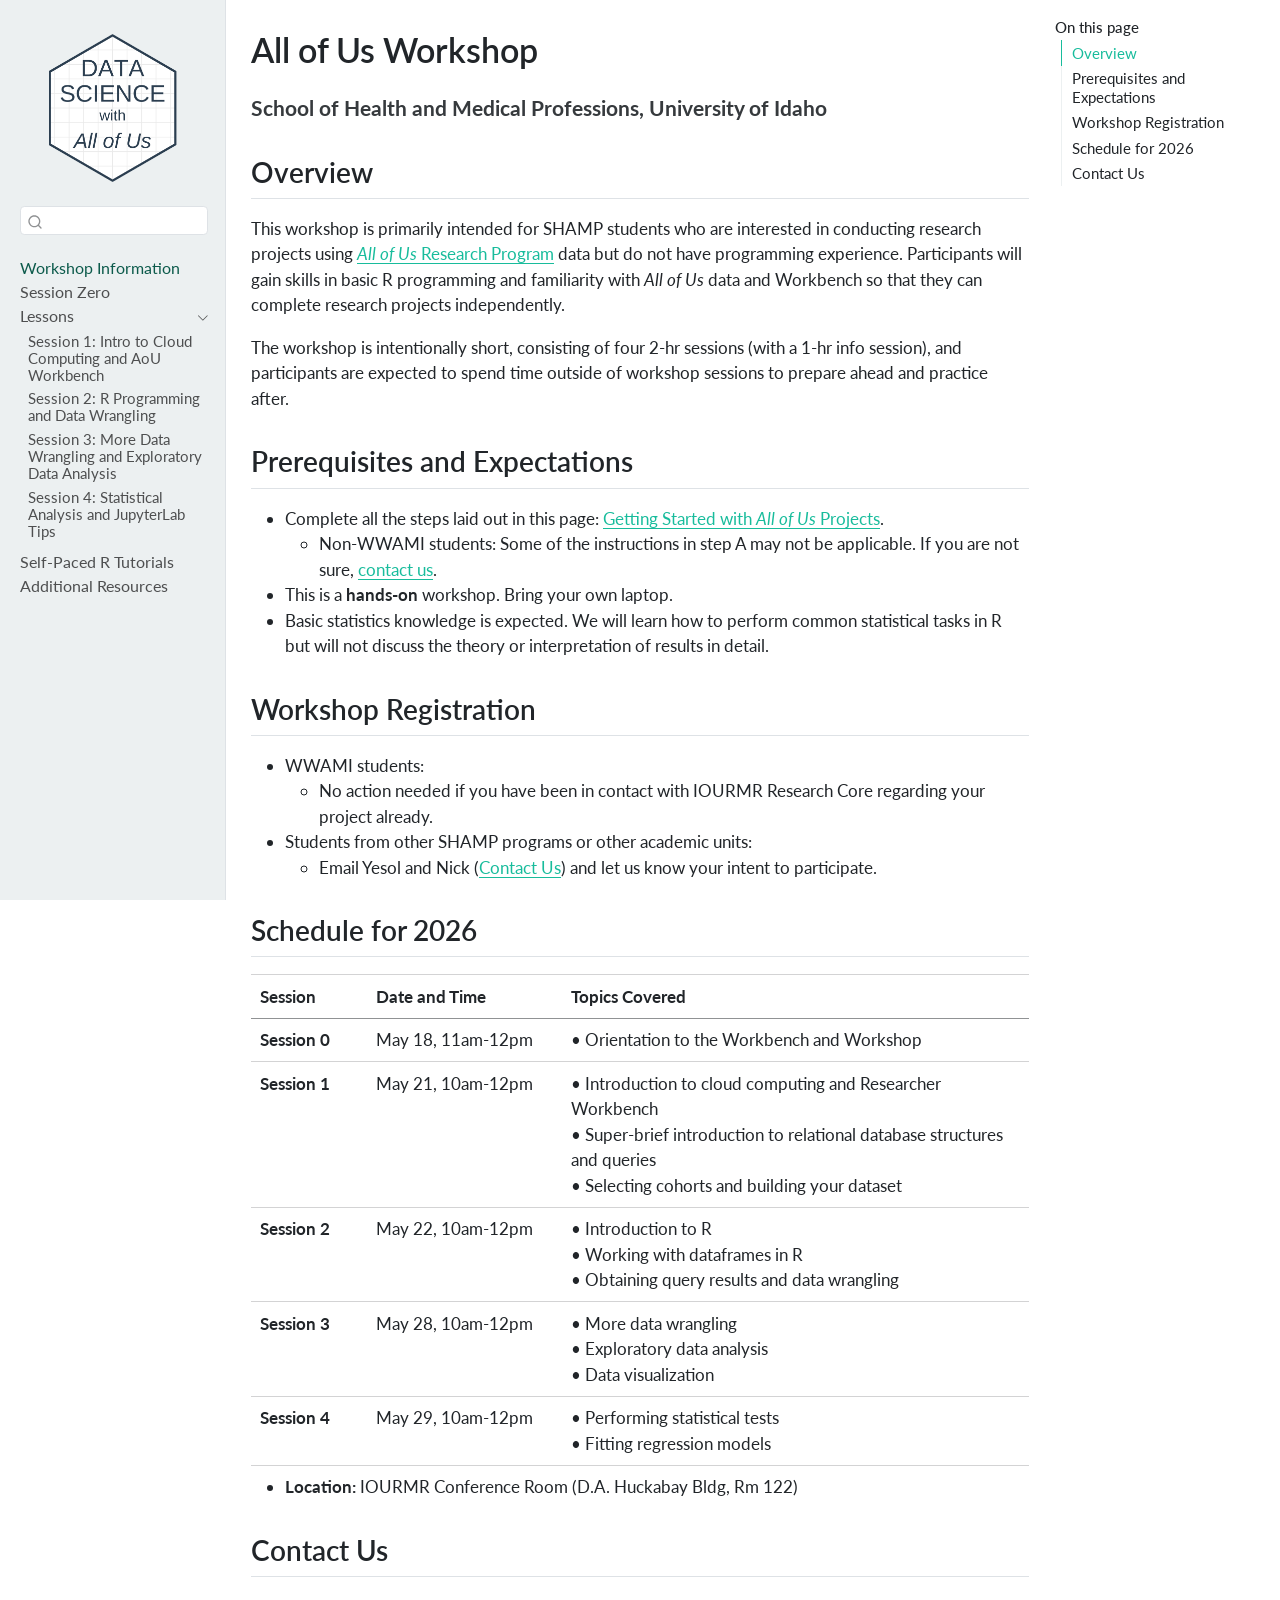
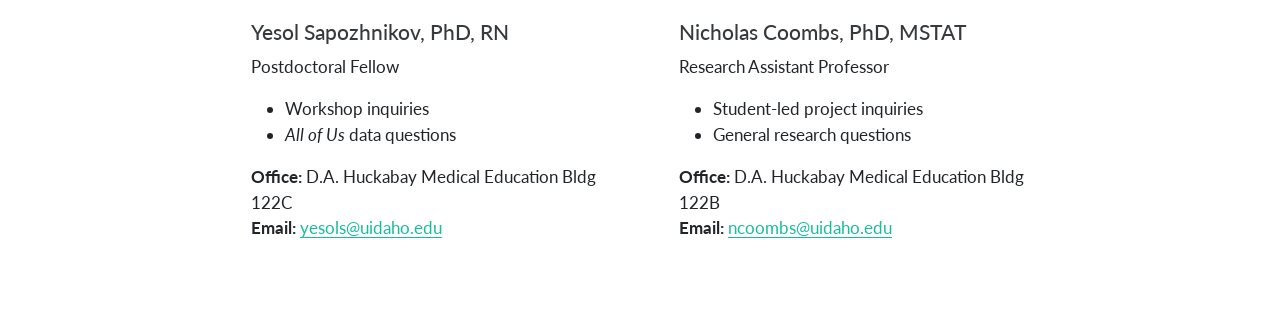
<file: index.html>
<!DOCTYPE html>
<html xmlns="http://www.w3.org/1999/xhtml" lang="en" xml:lang="en"><head>

<meta charset="utf-8">
<meta name="generator" content="quarto-1.8.27">

<meta name="viewport" content="width=device-width, initial-scale=1.0, user-scalable=yes">


<title>All of Us Workshop – AoU Workshop</title>
<style>
code{white-space: pre-wrap;}
span.smallcaps{font-variant: small-caps;}
div.columns{display: flex; gap: min(4vw, 1.5em);}
div.column{flex: auto; overflow-x: auto;}
div.hanging-indent{margin-left: 1.5em; text-indent: -1.5em;}
ul.task-list{list-style: none;}
ul.task-list li input[type="checkbox"] {
  width: 0.8em;
  margin: 0 0.8em 0.2em -1em; /* quarto-specific, see https://github.com/quarto-dev/quarto-cli/issues/4556 */ 
  vertical-align: middle;
}
</style>


<script src="site_libs/quarto-nav/quarto-nav.js"></script>
<script src="site_libs/quarto-nav/headroom.min.js"></script>
<script src="site_libs/clipboard/clipboard.min.js"></script>
<script src="site_libs/quarto-search/autocomplete.umd.js"></script>
<script src="site_libs/quarto-search/fuse.min.js"></script>
<script src="site_libs/quarto-search/quarto-search.js"></script>
<meta name="quarto:offset" content="./">
<script src="site_libs/quarto-html/quarto.js" type="module"></script>
<script src="site_libs/quarto-html/tabsets/tabsets.js" type="module"></script>
<script src="site_libs/quarto-html/axe/axe-check.js" type="module"></script>
<script src="site_libs/quarto-html/popper.min.js"></script>
<script src="site_libs/quarto-html/tippy.umd.min.js"></script>
<script src="site_libs/quarto-html/anchor.min.js"></script>
<link href="site_libs/quarto-html/tippy.css" rel="stylesheet">
<link href="site_libs/quarto-html/quarto-syntax-highlighting-ed96de9b727972fe78a7b5d16c58bf87.css" rel="stylesheet" id="quarto-text-highlighting-styles">
<script src="site_libs/bootstrap/bootstrap.min.js"></script>
<link href="site_libs/bootstrap/bootstrap-icons.css" rel="stylesheet">
<link href="site_libs/bootstrap/bootstrap-820421534fc26536042fa068055439ec.min.css" rel="stylesheet" append-hash="true" id="quarto-bootstrap" data-mode="light">
<script id="quarto-search-options" type="application/json">{
  "location": "sidebar",
  "copy-button": false,
  "collapse-after": 3,
  "panel-placement": "start",
  "type": "textbox",
  "limit": 50,
  "keyboard-shortcut": [
    "f",
    "/",
    "s"
  ],
  "show-item-context": false,
  "language": {
    "search-no-results-text": "No results",
    "search-matching-documents-text": "matching documents",
    "search-copy-link-title": "Copy link to search",
    "search-hide-matches-text": "Hide additional matches",
    "search-more-match-text": "more match in this document",
    "search-more-matches-text": "more matches in this document",
    "search-clear-button-title": "Clear",
    "search-text-placeholder": "",
    "search-detached-cancel-button-title": "Cancel",
    "search-submit-button-title": "Submit",
    "search-label": "Search"
  }
}</script>


<link rel="stylesheet" href="styles.css">
</head>

<body class="nav-sidebar docked quarto-light">

<div id="quarto-search-results"></div>
  <header id="quarto-header" class="headroom fixed-top">
  <nav class="quarto-secondary-nav">
    <div class="container-fluid d-flex">
      <button type="button" class="quarto-btn-toggle btn" data-bs-toggle="collapse" role="button" data-bs-target=".quarto-sidebar-collapse-item" aria-controls="quarto-sidebar" aria-expanded="false" aria-label="Toggle sidebar navigation" onclick="if (window.quartoToggleHeadroom) { window.quartoToggleHeadroom(); }">
        <i class="bi bi-layout-text-sidebar-reverse"></i>
      </button>
        <nav class="quarto-page-breadcrumbs" aria-label="breadcrumb"><ol class="breadcrumb"><li class="breadcrumb-item"><a href="./index.html">Workshop Information</a></li></ol></nav>
        <a class="flex-grow-1" role="navigation" data-bs-toggle="collapse" data-bs-target=".quarto-sidebar-collapse-item" aria-controls="quarto-sidebar" aria-expanded="false" aria-label="Toggle sidebar navigation" onclick="if (window.quartoToggleHeadroom) { window.quartoToggleHeadroom(); }">      
        </a>
      <button type="button" class="btn quarto-search-button" aria-label="Search" onclick="window.quartoOpenSearch();">
        <i class="bi bi-search"></i>
      </button>
    </div>
  </nav>
</header>
<!-- content -->
<div id="quarto-content" class="quarto-container page-columns page-rows-contents page-layout-article">
<!-- sidebar -->
  <nav id="quarto-sidebar" class="sidebar collapse collapse-horizontal quarto-sidebar-collapse-item sidebar-navigation docked overflow-auto">
    <div class="pt-lg-2 mt-2 text-left sidebar-header">
      <a href="./index.html" class="sidebar-logo-link">
      <img src="./hex-logo.png" alt="" class="sidebar-logo light-content py-0 d-lg-inline d-none">
      <img src="./hex-logo.png" alt="" class="sidebar-logo dark-content py-0 d-lg-inline d-none">
      </a>
      </div>
        <div class="mt-2 flex-shrink-0 align-items-center">
        <div class="sidebar-search">
        <div id="quarto-search" class="" title="Search"></div>
        </div>
        </div>
    <div class="sidebar-menu-container"> 
    <ul class="list-unstyled mt-1">
        <li class="sidebar-item">
  <div class="sidebar-item-container"> 
  <a href="./index.html" class="sidebar-item-text sidebar-link active">
 <span class="menu-text">Workshop Information</span></a>
  </div>
</li>
        <li class="sidebar-item">
  <div class="sidebar-item-container"> 
  <a href="./session-0.html" class="sidebar-item-text sidebar-link">
 <span class="menu-text">Session Zero</span></a>
  </div>
</li>
        <li class="sidebar-item sidebar-item-section">
      <div class="sidebar-item-container"> 
            <a class="sidebar-item-text sidebar-link text-start" data-bs-toggle="collapse" data-bs-target="#quarto-sidebar-section-1" role="navigation" aria-expanded="true">
 <span class="menu-text">Lessons</span></a>
          <a class="sidebar-item-toggle text-start" data-bs-toggle="collapse" data-bs-target="#quarto-sidebar-section-1" role="navigation" aria-expanded="true" aria-label="Toggle section">
            <i class="bi bi-chevron-right ms-2"></i>
          </a> 
      </div>
      <ul id="quarto-sidebar-section-1" class="collapse list-unstyled sidebar-section depth1 show">  
          <li class="sidebar-item">
  <div class="sidebar-item-container"> 
  <a href="./session-1.html" class="sidebar-item-text sidebar-link">
 <span class="menu-text">Session 1: Intro to Cloud Computing and AoU Workbench</span></a>
  </div>
</li>
          <li class="sidebar-item">
  <div class="sidebar-item-container"> 
  <a href="./session-2.html" class="sidebar-item-text sidebar-link">
 <span class="menu-text">Session 2: R Programming and Data Wrangling</span></a>
  </div>
</li>
          <li class="sidebar-item">
  <div class="sidebar-item-container"> 
  <a href="./session-3.html" class="sidebar-item-text sidebar-link">
 <span class="menu-text">Session 3: More Data Wrangling and Exploratory Data Analysis</span></a>
  </div>
</li>
          <li class="sidebar-item">
  <div class="sidebar-item-container"> 
  <a href="./session-4.html" class="sidebar-item-text sidebar-link">
 <span class="menu-text">Session 4: Statistical Analysis and JupyterLab Tips</span></a>
  </div>
</li>
      </ul>
  </li>
        <li class="sidebar-item">
  <div class="sidebar-item-container"> 
  <a href="./tutorials.html" class="sidebar-item-text sidebar-link">
 <span class="menu-text">Self-Paced R Tutorials</span></a>
  </div>
</li>
        <li class="sidebar-item">
  <div class="sidebar-item-container"> 
  <a href="./resources.html" class="sidebar-item-text sidebar-link">
 <span class="menu-text">Additional Resources</span></a>
  </div>
</li>
    </ul>
    </div>
</nav>
<div id="quarto-sidebar-glass" class="quarto-sidebar-collapse-item" data-bs-toggle="collapse" data-bs-target=".quarto-sidebar-collapse-item"></div>
<!-- margin-sidebar -->
    <div id="quarto-margin-sidebar" class="sidebar margin-sidebar">
        <nav id="TOC" role="doc-toc" class="toc-active">
    <h2 id="toc-title">On this page</h2>
   
  <ul>
  <li><a href="#overview" id="toc-overview" class="nav-link active" data-scroll-target="#overview">Overview</a></li>
  <li><a href="#prerequisites-and-expectations" id="toc-prerequisites-and-expectations" class="nav-link" data-scroll-target="#prerequisites-and-expectations">Prerequisites and Expectations</a></li>
  <li><a href="#workshop-registration" id="toc-workshop-registration" class="nav-link" data-scroll-target="#workshop-registration">Workshop Registration</a></li>
  <li><a href="#schedule-for-2026" id="toc-schedule-for-2026" class="nav-link" data-scroll-target="#schedule-for-2026">Schedule for 2026</a></li>
  <li><a href="#contact-us" id="toc-contact-us" class="nav-link" data-scroll-target="#contact-us">Contact Us</a></li>
  </ul>
</nav>
    </div>
<!-- main -->
<main class="content" id="quarto-document-content">

<header id="title-block-header" class="quarto-title-block default">
<div class="quarto-title">
<h1 class="title">All of Us Workshop</h1>
</div>



<div class="quarto-title-meta">

    
  
    
  </div>
  


</header>


<section id="school-of-health-and-medical-professions-university-of-idaho" class="level4">
<h4 class="anchored" data-anchor-id="school-of-health-and-medical-professions-university-of-idaho"><strong>School of Health and Medical Professions, University of Idaho</strong></h4>
</section>
<section id="overview" class="level2">
<h2 class="anchored" data-anchor-id="overview">Overview</h2>
<p>This workshop is primarily intended for SHAMP students who are interested in conducting research projects using <a href="https://researchallofus.org"><em>All of Us</em> Research Program</a> data but do not have programming experience. Participants will gain skills in basic R programming and familiarity with <em>All of Us</em> data and Workbench so that they can complete research projects independently.</p>
<p>The workshop is intentionally short, consisting of four 2-hr sessions (with a 1-hr info session), and participants are expected to spend time outside of workshop sessions to prepare ahead and practice after.</p>
</section>
<section id="prerequisites-and-expectations" class="level2">
<h2 class="anchored" data-anchor-id="prerequisites-and-expectations">Prerequisites and Expectations</h2>
<ul>
<li>Complete all the steps laid out in this page: <a href="https://yesols.github.io/projects/all-of-us/">Getting Started with <em>All of Us</em> Projects</a>.
<ul>
<li>Non-WWAMI students: Some of the instructions in step A may not be applicable. If you are not sure, <a href="#contact-us">contact us</a>.</li>
</ul></li>
<li>This is a <strong>hands-on</strong> workshop. Bring your own laptop.</li>
<li>Basic statistics knowledge is expected. We will learn how to perform common statistical tasks in R but will not discuss the theory or interpretation of results in detail.</li>
</ul>
</section>
<section id="workshop-registration" class="level2">
<h2 class="anchored" data-anchor-id="workshop-registration">Workshop Registration</h2>
<ul>
<li>WWAMI students:
<ul>
<li>No action needed if you have been in contact with IOURMR Research Core regarding your project already.</li>
</ul></li>
<li>Students from other SHAMP programs or other academic units:
<ul>
<li>Email Yesol and Nick (<a href="#contact-us">Contact Us</a>) and let us know your intent to participate.</li>
</ul></li>
</ul>
</section>
<section id="schedule-for-2026" class="level2">
<h2 class="anchored" data-anchor-id="schedule-for-2026">Schedule for 2026</h2>
<table class="caption-top table">
<colgroup>
<col style="width: 15%">
<col style="width: 25%">
<col style="width: 60%">
</colgroup>
<thead>
<tr class="header">
<th style="text-align: left;">Session</th>
<th style="text-align: left;">Date and Time</th>
<th style="text-align: left;">Topics Covered</th>
</tr>
</thead>
<tbody>
<tr class="odd">
<td style="text-align: left;"><strong>Session 0</strong></td>
<td style="text-align: left;">May 18, 11am-12pm</td>
<td style="text-align: left;">• Orientation to the Workbench and Workshop</td>
</tr>
<tr class="even">
<td style="text-align: left;"><strong>Session 1</strong></td>
<td style="text-align: left;">May 21, 10am-12pm</td>
<td style="text-align: left;">• Introduction to cloud computing and Researcher Workbench<br>• Super-brief introduction to relational database structures and queries<br>• Selecting cohorts and building your dataset</td>
</tr>
<tr class="odd">
<td style="text-align: left;"><strong>Session 2</strong></td>
<td style="text-align: left;">May 22, 10am-12pm</td>
<td style="text-align: left;">• Introduction to R<br>• Working with dataframes in R<br>• Obtaining query results and data wrangling</td>
</tr>
<tr class="even">
<td style="text-align: left;"><strong>Session 3</strong></td>
<td style="text-align: left;">May 28, 10am-12pm</td>
<td style="text-align: left;">• More data wrangling<br>• Exploratory data analysis<br>• Data visualization</td>
</tr>
<tr class="odd">
<td style="text-align: left;"><strong>Session 4</strong></td>
<td style="text-align: left;">May 29, 10am-12pm</td>
<td style="text-align: left;">• Performing statistical tests<br>• Fitting regression models</td>
</tr>
</tbody>
</table>
<ul>
<li><strong>Location:</strong> IOURMR Conference Room (D.A. Huckabay Bldg, Rm 122)</li>
</ul>
</section>
<section id="contact-us" class="level2">
<h2 class="anchored" data-anchor-id="contact-us">Contact Us</h2>
<div class="columns">
<div class="column" style="width:45%;">
<section id="yesol-sapozhnikov-phd-rn" class="level4">
<h4 class="anchored" data-anchor-id="yesol-sapozhnikov-phd-rn">Yesol Sapozhnikov, PhD, RN</h4>
<p>Postdoctoral Fellow</p>
<ul>
<li>Workshop inquiries</li>
<li><em>All of Us</em> data questions</li>
</ul>
<p><strong>Office:</strong> D.A. Huckabay Medical Education Bldg 122C<br>
<strong>Email:</strong> <a href="mailto:yesols@uidaho.edu">yesols@uidaho.edu</a></p>
</section>
</div><div class="column" style="width:10%;">

</div><div class="column" style="width:45%;">
<section id="nicholas-coombs-phd-mstat" class="level4">
<h4 class="anchored" data-anchor-id="nicholas-coombs-phd-mstat">Nicholas Coombs, PhD, MSTAT</h4>
<p>Research Assistant Professor</p>
<ul>
<li>Student-led project inquiries</li>
<li>General research questions</li>
</ul>
<p><strong>Office:</strong> D.A. Huckabay Medical Education Bldg 122B<br>
<strong>Email:</strong> <a href="mailto:ncoombs@uidaho.edu">ncoombs@uidaho.edu</a></p>
</section>
</div>
</div>


</section>

</main> <!-- /main -->
<script id="quarto-html-after-body" type="application/javascript">
  window.document.addEventListener("DOMContentLoaded", function (event) {
    const icon = "";
    const anchorJS = new window.AnchorJS();
    anchorJS.options = {
      placement: 'right',
      icon: icon
    };
    anchorJS.add('.anchored');
    const isCodeAnnotation = (el) => {
      for (const clz of el.classList) {
        if (clz.startsWith('code-annotation-')) {                     
          return true;
        }
      }
      return false;
    }
    const onCopySuccess = function(e) {
      // button target
      const button = e.trigger;
      // don't keep focus
      button.blur();
      // flash "checked"
      button.classList.add('code-copy-button-checked');
      var currentTitle = button.getAttribute("title");
      button.setAttribute("title", "Copied!");
      let tooltip;
      if (window.bootstrap) {
        button.setAttribute("data-bs-toggle", "tooltip");
        button.setAttribute("data-bs-placement", "left");
        button.setAttribute("data-bs-title", "Copied!");
        tooltip = new bootstrap.Tooltip(button, 
          { trigger: "manual", 
            customClass: "code-copy-button-tooltip",
            offset: [0, -8]});
        tooltip.show();    
      }
      setTimeout(function() {
        if (tooltip) {
          tooltip.hide();
          button.removeAttribute("data-bs-title");
          button.removeAttribute("data-bs-toggle");
          button.removeAttribute("data-bs-placement");
        }
        button.setAttribute("title", currentTitle);
        button.classList.remove('code-copy-button-checked');
      }, 1000);
      // clear code selection
      e.clearSelection();
    }
    const getTextToCopy = function(trigger) {
      const outerScaffold = trigger.parentElement.cloneNode(true);
      const codeEl = outerScaffold.querySelector('code');
      for (const childEl of codeEl.children) {
        if (isCodeAnnotation(childEl)) {
          childEl.remove();
        }
      }
      return codeEl.innerText;
    }
    const clipboard = new window.ClipboardJS('.code-copy-button:not([data-in-quarto-modal])', {
      text: getTextToCopy
    });
    clipboard.on('success', onCopySuccess);
    if (window.document.getElementById('quarto-embedded-source-code-modal')) {
      const clipboardModal = new window.ClipboardJS('.code-copy-button[data-in-quarto-modal]', {
        text: getTextToCopy,
        container: window.document.getElementById('quarto-embedded-source-code-modal')
      });
      clipboardModal.on('success', onCopySuccess);
    }
      var localhostRegex = new RegExp(/^(?:http|https):\/\/localhost\:?[0-9]*\//);
      var mailtoRegex = new RegExp(/^mailto:/);
        var filterRegex = new RegExp("https:\/\/yesols\.github\.io\/aou-workshop\/");
      var isInternal = (href) => {
          return filterRegex.test(href) || localhostRegex.test(href) || mailtoRegex.test(href);
      }
      // Inspect non-navigation links and adorn them if external
     var links = window.document.querySelectorAll('a[href]:not(.nav-link):not(.navbar-brand):not(.toc-action):not(.sidebar-link):not(.sidebar-item-toggle):not(.pagination-link):not(.no-external):not([aria-hidden]):not(.dropdown-item):not(.quarto-navigation-tool):not(.about-link)');
      for (var i=0; i<links.length; i++) {
        const link = links[i];
        if (!isInternal(link.href)) {
          // undo the damage that might have been done by quarto-nav.js in the case of
          // links that we want to consider external
          if (link.dataset.originalHref !== undefined) {
            link.href = link.dataset.originalHref;
          }
            // target, if specified
            link.setAttribute("target", "_blank");
            if (link.getAttribute("rel") === null) {
              link.setAttribute("rel", "noopener");
            }
        }
      }
    function tippyHover(el, contentFn, onTriggerFn, onUntriggerFn) {
      const config = {
        allowHTML: true,
        maxWidth: 500,
        delay: 100,
        arrow: false,
        appendTo: function(el) {
            return el.parentElement;
        },
        interactive: true,
        interactiveBorder: 10,
        theme: 'quarto',
        placement: 'bottom-start',
      };
      if (contentFn) {
        config.content = contentFn;
      }
      if (onTriggerFn) {
        config.onTrigger = onTriggerFn;
      }
      if (onUntriggerFn) {
        config.onUntrigger = onUntriggerFn;
      }
      window.tippy(el, config); 
    }
    const noterefs = window.document.querySelectorAll('a[role="doc-noteref"]');
    for (var i=0; i<noterefs.length; i++) {
      const ref = noterefs[i];
      tippyHover(ref, function() {
        // use id or data attribute instead here
        let href = ref.getAttribute('data-footnote-href') || ref.getAttribute('href');
        try { href = new URL(href).hash; } catch {}
        const id = href.replace(/^#\/?/, "");
        const note = window.document.getElementById(id);
        if (note) {
          return note.innerHTML;
        } else {
          return "";
        }
      });
    }
    const xrefs = window.document.querySelectorAll('a.quarto-xref');
    const processXRef = (id, note) => {
      // Strip column container classes
      const stripColumnClz = (el) => {
        el.classList.remove("page-full", "page-columns");
        if (el.children) {
          for (const child of el.children) {
            stripColumnClz(child);
          }
        }
      }
      stripColumnClz(note)
      if (id === null || id.startsWith('sec-')) {
        // Special case sections, only their first couple elements
        const container = document.createElement("div");
        if (note.children && note.children.length > 2) {
          container.appendChild(note.children[0].cloneNode(true));
          for (let i = 1; i < note.children.length; i++) {
            const child = note.children[i];
            if (child.tagName === "P" && child.innerText === "") {
              continue;
            } else {
              container.appendChild(child.cloneNode(true));
              break;
            }
          }
          if (window.Quarto?.typesetMath) {
            window.Quarto.typesetMath(container);
          }
          return container.innerHTML
        } else {
          if (window.Quarto?.typesetMath) {
            window.Quarto.typesetMath(note);
          }
          return note.innerHTML;
        }
      } else {
        // Remove any anchor links if they are present
        const anchorLink = note.querySelector('a.anchorjs-link');
        if (anchorLink) {
          anchorLink.remove();
        }
        if (window.Quarto?.typesetMath) {
          window.Quarto.typesetMath(note);
        }
        if (note.classList.contains("callout")) {
          return note.outerHTML;
        } else {
          return note.innerHTML;
        }
      }
    }
    for (var i=0; i<xrefs.length; i++) {
      const xref = xrefs[i];
      tippyHover(xref, undefined, function(instance) {
        instance.disable();
        let url = xref.getAttribute('href');
        let hash = undefined; 
        if (url.startsWith('#')) {
          hash = url;
        } else {
          try { hash = new URL(url).hash; } catch {}
        }
        if (hash) {
          const id = hash.replace(/^#\/?/, "");
          const note = window.document.getElementById(id);
          if (note !== null) {
            try {
              const html = processXRef(id, note.cloneNode(true));
              instance.setContent(html);
            } finally {
              instance.enable();
              instance.show();
            }
          } else {
            // See if we can fetch this
            fetch(url.split('#')[0])
            .then(res => res.text())
            .then(html => {
              const parser = new DOMParser();
              const htmlDoc = parser.parseFromString(html, "text/html");
              const note = htmlDoc.getElementById(id);
              if (note !== null) {
                const html = processXRef(id, note);
                instance.setContent(html);
              } 
            }).finally(() => {
              instance.enable();
              instance.show();
            });
          }
        } else {
          // See if we can fetch a full url (with no hash to target)
          // This is a special case and we should probably do some content thinning / targeting
          fetch(url)
          .then(res => res.text())
          .then(html => {
            const parser = new DOMParser();
            const htmlDoc = parser.parseFromString(html, "text/html");
            const note = htmlDoc.querySelector('main.content');
            if (note !== null) {
              // This should only happen for chapter cross references
              // (since there is no id in the URL)
              // remove the first header
              if (note.children.length > 0 && note.children[0].tagName === "HEADER") {
                note.children[0].remove();
              }
              const html = processXRef(null, note);
              instance.setContent(html);
            } 
          }).finally(() => {
            instance.enable();
            instance.show();
          });
        }
      }, function(instance) {
      });
    }
        let selectedAnnoteEl;
        const selectorForAnnotation = ( cell, annotation) => {
          let cellAttr = 'data-code-cell="' + cell + '"';
          let lineAttr = 'data-code-annotation="' +  annotation + '"';
          const selector = 'span[' + cellAttr + '][' + lineAttr + ']';
          return selector;
        }
        const selectCodeLines = (annoteEl) => {
          const doc = window.document;
          const targetCell = annoteEl.getAttribute("data-target-cell");
          const targetAnnotation = annoteEl.getAttribute("data-target-annotation");
          const annoteSpan = window.document.querySelector(selectorForAnnotation(targetCell, targetAnnotation));
          const lines = annoteSpan.getAttribute("data-code-lines").split(",");
          const lineIds = lines.map((line) => {
            return targetCell + "-" + line;
          })
          let top = null;
          let height = null;
          let parent = null;
          if (lineIds.length > 0) {
              //compute the position of the single el (top and bottom and make a div)
              const el = window.document.getElementById(lineIds[0]);
              top = el.offsetTop;
              height = el.offsetHeight;
              parent = el.parentElement.parentElement;
            if (lineIds.length > 1) {
              const lastEl = window.document.getElementById(lineIds[lineIds.length - 1]);
              const bottom = lastEl.offsetTop + lastEl.offsetHeight;
              height = bottom - top;
            }
            if (top !== null && height !== null && parent !== null) {
              // cook up a div (if necessary) and position it 
              let div = window.document.getElementById("code-annotation-line-highlight");
              if (div === null) {
                div = window.document.createElement("div");
                div.setAttribute("id", "code-annotation-line-highlight");
                div.style.position = 'absolute';
                parent.appendChild(div);
              }
              div.style.top = top - 2 + "px";
              div.style.height = height + 4 + "px";
              div.style.left = 0;
              let gutterDiv = window.document.getElementById("code-annotation-line-highlight-gutter");
              if (gutterDiv === null) {
                gutterDiv = window.document.createElement("div");
                gutterDiv.setAttribute("id", "code-annotation-line-highlight-gutter");
                gutterDiv.style.position = 'absolute';
                const codeCell = window.document.getElementById(targetCell);
                const gutter = codeCell.querySelector('.code-annotation-gutter');
                gutter.appendChild(gutterDiv);
              }
              gutterDiv.style.top = top - 2 + "px";
              gutterDiv.style.height = height + 4 + "px";
            }
            selectedAnnoteEl = annoteEl;
          }
        };
        const unselectCodeLines = () => {
          const elementsIds = ["code-annotation-line-highlight", "code-annotation-line-highlight-gutter"];
          elementsIds.forEach((elId) => {
            const div = window.document.getElementById(elId);
            if (div) {
              div.remove();
            }
          });
          selectedAnnoteEl = undefined;
        };
          // Handle positioning of the toggle
      window.addEventListener(
        "resize",
        throttle(() => {
          elRect = undefined;
          if (selectedAnnoteEl) {
            selectCodeLines(selectedAnnoteEl);
          }
        }, 10)
      );
      function throttle(fn, ms) {
      let throttle = false;
      let timer;
        return (...args) => {
          if(!throttle) { // first call gets through
              fn.apply(this, args);
              throttle = true;
          } else { // all the others get throttled
              if(timer) clearTimeout(timer); // cancel #2
              timer = setTimeout(() => {
                fn.apply(this, args);
                timer = throttle = false;
              }, ms);
          }
        };
      }
        // Attach click handler to the DT
        const annoteDls = window.document.querySelectorAll('dt[data-target-cell]');
        for (const annoteDlNode of annoteDls) {
          annoteDlNode.addEventListener('click', (event) => {
            const clickedEl = event.target;
            if (clickedEl !== selectedAnnoteEl) {
              unselectCodeLines();
              const activeEl = window.document.querySelector('dt[data-target-cell].code-annotation-active');
              if (activeEl) {
                activeEl.classList.remove('code-annotation-active');
              }
              selectCodeLines(clickedEl);
              clickedEl.classList.add('code-annotation-active');
            } else {
              // Unselect the line
              unselectCodeLines();
              clickedEl.classList.remove('code-annotation-active');
            }
          });
        }
    const findCites = (el) => {
      const parentEl = el.parentElement;
      if (parentEl) {
        const cites = parentEl.dataset.cites;
        if (cites) {
          return {
            el,
            cites: cites.split(' ')
          };
        } else {
          return findCites(el.parentElement)
        }
      } else {
        return undefined;
      }
    };
    var bibliorefs = window.document.querySelectorAll('a[role="doc-biblioref"]');
    for (var i=0; i<bibliorefs.length; i++) {
      const ref = bibliorefs[i];
      const citeInfo = findCites(ref);
      if (citeInfo) {
        tippyHover(citeInfo.el, function() {
          var popup = window.document.createElement('div');
          citeInfo.cites.forEach(function(cite) {
            var citeDiv = window.document.createElement('div');
            citeDiv.classList.add('hanging-indent');
            citeDiv.classList.add('csl-entry');
            var biblioDiv = window.document.getElementById('ref-' + cite);
            if (biblioDiv) {
              citeDiv.innerHTML = biblioDiv.innerHTML;
            }
            popup.appendChild(citeDiv);
          });
          return popup.innerHTML;
        });
      }
    }
  });
  </script>
</div> <!-- /content -->




</body></html>
</file>
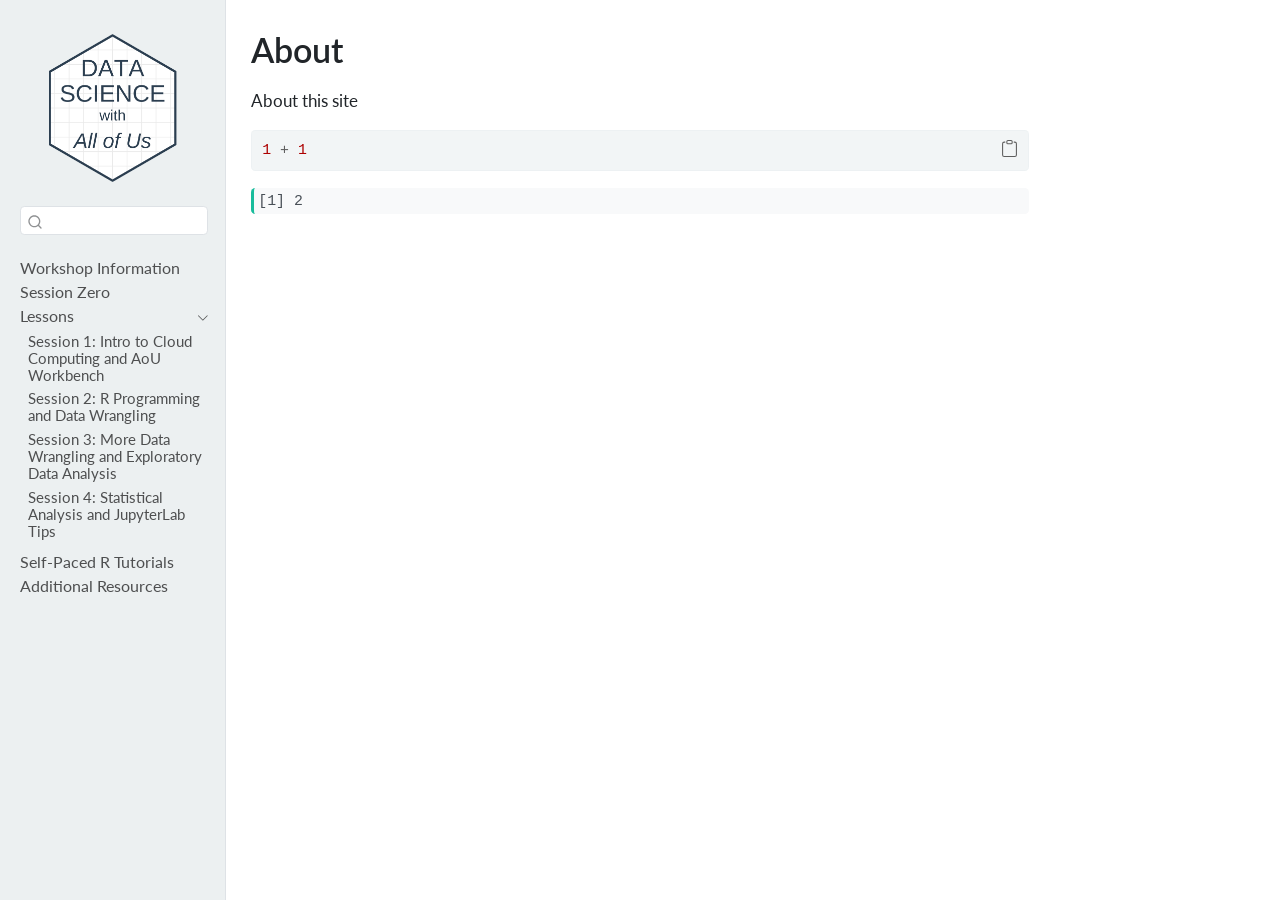
<file: about.html>
<!DOCTYPE html>
<html xmlns="http://www.w3.org/1999/xhtml" lang="en" xml:lang="en"><head>

<meta charset="utf-8">
<meta name="generator" content="quarto-1.8.27">

<meta name="viewport" content="width=device-width, initial-scale=1.0, user-scalable=yes">


<title>About – AoU Workshop</title>
<style>
code{white-space: pre-wrap;}
span.smallcaps{font-variant: small-caps;}
div.columns{display: flex; gap: min(4vw, 1.5em);}
div.column{flex: auto; overflow-x: auto;}
div.hanging-indent{margin-left: 1.5em; text-indent: -1.5em;}
ul.task-list{list-style: none;}
ul.task-list li input[type="checkbox"] {
  width: 0.8em;
  margin: 0 0.8em 0.2em -1em; /* quarto-specific, see https://github.com/quarto-dev/quarto-cli/issues/4556 */ 
  vertical-align: middle;
}
/* CSS for syntax highlighting */
html { -webkit-text-size-adjust: 100%; }
pre > code.sourceCode { white-space: pre; position: relative; }
pre > code.sourceCode > span { display: inline-block; line-height: 1.25; }
pre > code.sourceCode > span:empty { height: 1.2em; }
.sourceCode { overflow: visible; }
code.sourceCode > span { color: inherit; text-decoration: inherit; }
div.sourceCode { margin: 1em 0; }
pre.sourceCode { margin: 0; }
@media screen {
div.sourceCode { overflow: auto; }
}
@media print {
pre > code.sourceCode { white-space: pre-wrap; }
pre > code.sourceCode > span { text-indent: -5em; padding-left: 5em; }
}
pre.numberSource code
  { counter-reset: source-line 0; }
pre.numberSource code > span
  { position: relative; left: -4em; counter-increment: source-line; }
pre.numberSource code > span > a:first-child::before
  { content: counter(source-line);
    position: relative; left: -1em; text-align: right; vertical-align: baseline;
    border: none; display: inline-block;
    -webkit-touch-callout: none; -webkit-user-select: none;
    -khtml-user-select: none; -moz-user-select: none;
    -ms-user-select: none; user-select: none;
    padding: 0 4px; width: 4em;
  }
pre.numberSource { margin-left: 3em;  padding-left: 4px; }
div.sourceCode
  {   }
@media screen {
pre > code.sourceCode > span > a:first-child::before { text-decoration: underline; }
}
</style>


<script src="site_libs/quarto-nav/quarto-nav.js"></script>
<script src="site_libs/quarto-nav/headroom.min.js"></script>
<script src="site_libs/clipboard/clipboard.min.js"></script>
<script src="site_libs/quarto-search/autocomplete.umd.js"></script>
<script src="site_libs/quarto-search/fuse.min.js"></script>
<script src="site_libs/quarto-search/quarto-search.js"></script>
<meta name="quarto:offset" content="./">
<script src="site_libs/quarto-html/quarto.js" type="module"></script>
<script src="site_libs/quarto-html/tabsets/tabsets.js" type="module"></script>
<script src="site_libs/quarto-html/axe/axe-check.js" type="module"></script>
<script src="site_libs/quarto-html/popper.min.js"></script>
<script src="site_libs/quarto-html/tippy.umd.min.js"></script>
<script src="site_libs/quarto-html/anchor.min.js"></script>
<link href="site_libs/quarto-html/tippy.css" rel="stylesheet">
<link href="site_libs/quarto-html/quarto-syntax-highlighting-ed96de9b727972fe78a7b5d16c58bf87.css" rel="stylesheet" id="quarto-text-highlighting-styles">
<script src="site_libs/bootstrap/bootstrap.min.js"></script>
<link href="site_libs/bootstrap/bootstrap-icons.css" rel="stylesheet">
<link href="site_libs/bootstrap/bootstrap-820421534fc26536042fa068055439ec.min.css" rel="stylesheet" append-hash="true" id="quarto-bootstrap" data-mode="light">
<script id="quarto-search-options" type="application/json">{
  "location": "sidebar",
  "copy-button": false,
  "collapse-after": 3,
  "panel-placement": "start",
  "type": "textbox",
  "limit": 50,
  "keyboard-shortcut": [
    "f",
    "/",
    "s"
  ],
  "show-item-context": false,
  "language": {
    "search-no-results-text": "No results",
    "search-matching-documents-text": "matching documents",
    "search-copy-link-title": "Copy link to search",
    "search-hide-matches-text": "Hide additional matches",
    "search-more-match-text": "more match in this document",
    "search-more-matches-text": "more matches in this document",
    "search-clear-button-title": "Clear",
    "search-text-placeholder": "",
    "search-detached-cancel-button-title": "Cancel",
    "search-submit-button-title": "Submit",
    "search-label": "Search"
  }
}</script>


<link rel="stylesheet" href="styles.css">
</head>

<body class="nav-sidebar docked quarto-light">

<div id="quarto-search-results"></div>
  <header id="quarto-header" class="headroom fixed-top">
  <nav class="quarto-secondary-nav">
    <div class="container-fluid d-flex">
      <button type="button" class="quarto-btn-toggle btn" data-bs-toggle="collapse" role="button" data-bs-target=".quarto-sidebar-collapse-item" aria-controls="quarto-sidebar" aria-expanded="false" aria-label="Toggle sidebar navigation" onclick="if (window.quartoToggleHeadroom) { window.quartoToggleHeadroom(); }">
        <i class="bi bi-layout-text-sidebar-reverse"></i>
      </button>
        <nav class="quarto-page-breadcrumbs" aria-label="breadcrumb"><ol class="breadcrumb"><li class="breadcrumb-item">About</li></ol></nav>
        <a class="flex-grow-1" role="navigation" data-bs-toggle="collapse" data-bs-target=".quarto-sidebar-collapse-item" aria-controls="quarto-sidebar" aria-expanded="false" aria-label="Toggle sidebar navigation" onclick="if (window.quartoToggleHeadroom) { window.quartoToggleHeadroom(); }">      
        </a>
      <button type="button" class="btn quarto-search-button" aria-label="Search" onclick="window.quartoOpenSearch();">
        <i class="bi bi-search"></i>
      </button>
    </div>
  </nav>
</header>
<!-- content -->
<div id="quarto-content" class="quarto-container page-columns page-rows-contents page-layout-article">
<!-- sidebar -->
  <nav id="quarto-sidebar" class="sidebar collapse collapse-horizontal quarto-sidebar-collapse-item sidebar-navigation docked overflow-auto">
    <div class="pt-lg-2 mt-2 text-left sidebar-header">
      <a href="./index.html" class="sidebar-logo-link">
      <img src="./hex-logo.png" alt="" class="sidebar-logo light-content py-0 d-lg-inline d-none">
      <img src="./hex-logo.png" alt="" class="sidebar-logo dark-content py-0 d-lg-inline d-none">
      </a>
      </div>
        <div class="mt-2 flex-shrink-0 align-items-center">
        <div class="sidebar-search">
        <div id="quarto-search" class="" title="Search"></div>
        </div>
        </div>
    <div class="sidebar-menu-container"> 
    <ul class="list-unstyled mt-1">
        <li class="sidebar-item">
  <div class="sidebar-item-container"> 
  <a href="./index.html" class="sidebar-item-text sidebar-link">
 <span class="menu-text">Workshop Information</span></a>
  </div>
</li>
        <li class="sidebar-item">
  <div class="sidebar-item-container"> 
  <a href="./session-0.html" class="sidebar-item-text sidebar-link">
 <span class="menu-text">Session Zero</span></a>
  </div>
</li>
        <li class="sidebar-item sidebar-item-section">
      <div class="sidebar-item-container"> 
            <a class="sidebar-item-text sidebar-link text-start" data-bs-toggle="collapse" data-bs-target="#quarto-sidebar-section-1" role="navigation" aria-expanded="true">
 <span class="menu-text">Lessons</span></a>
          <a class="sidebar-item-toggle text-start" data-bs-toggle="collapse" data-bs-target="#quarto-sidebar-section-1" role="navigation" aria-expanded="true" aria-label="Toggle section">
            <i class="bi bi-chevron-right ms-2"></i>
          </a> 
      </div>
      <ul id="quarto-sidebar-section-1" class="collapse list-unstyled sidebar-section depth1 show">  
          <li class="sidebar-item">
  <div class="sidebar-item-container"> 
  <a href="./session-1.html" class="sidebar-item-text sidebar-link">
 <span class="menu-text">Session 1: Intro to Cloud Computing and AoU Workbench</span></a>
  </div>
</li>
          <li class="sidebar-item">
  <div class="sidebar-item-container"> 
  <a href="./session-2.html" class="sidebar-item-text sidebar-link">
 <span class="menu-text">Session 2: R Programming and Data Wrangling</span></a>
  </div>
</li>
          <li class="sidebar-item">
  <div class="sidebar-item-container"> 
  <a href="./session-3.html" class="sidebar-item-text sidebar-link">
 <span class="menu-text">Session 3: More Data Wrangling and Exploratory Data Analysis</span></a>
  </div>
</li>
          <li class="sidebar-item">
  <div class="sidebar-item-container"> 
  <a href="./session-4.html" class="sidebar-item-text sidebar-link">
 <span class="menu-text">Session 4: Statistical Analysis and JupyterLab Tips</span></a>
  </div>
</li>
      </ul>
  </li>
        <li class="sidebar-item">
  <div class="sidebar-item-container"> 
  <a href="./tutorials.html" class="sidebar-item-text sidebar-link">
 <span class="menu-text">Self-Paced R Tutorials</span></a>
  </div>
</li>
        <li class="sidebar-item">
  <div class="sidebar-item-container"> 
  <a href="./resources.html" class="sidebar-item-text sidebar-link">
 <span class="menu-text">Additional Resources</span></a>
  </div>
</li>
    </ul>
    </div>
</nav>
<div id="quarto-sidebar-glass" class="quarto-sidebar-collapse-item" data-bs-toggle="collapse" data-bs-target=".quarto-sidebar-collapse-item"></div>
<!-- margin-sidebar -->
    <div id="quarto-margin-sidebar" class="sidebar margin-sidebar zindex-bottom">
        
    </div>
<!-- main -->
<main class="content" id="quarto-document-content">

<header id="title-block-header" class="quarto-title-block default">
<div class="quarto-title">
<h1 class="title">About</h1>
</div>



<div class="quarto-title-meta">

    
  
    
  </div>
  


</header>


<p>About this site</p>
<div class="cell">
<div class="code-copy-outer-scaffold"><div class="sourceCode cell-code" id="cb1"><pre class="sourceCode r code-with-copy"><code class="sourceCode r"><span id="cb1-1"><a href="#cb1-1" aria-hidden="true" tabindex="-1"></a><span class="dv">1</span> <span class="sc">+</span> <span class="dv">1</span></span></code></pre></div><button title="Copy to Clipboard" class="code-copy-button"><i class="bi"></i></button></div>
<div class="cell-output cell-output-stdout">
<pre><code>[1] 2</code></pre>
</div>
</div>



</main> <!-- /main -->
<script id="quarto-html-after-body" type="application/javascript">
  window.document.addEventListener("DOMContentLoaded", function (event) {
    const icon = "";
    const anchorJS = new window.AnchorJS();
    anchorJS.options = {
      placement: 'right',
      icon: icon
    };
    anchorJS.add('.anchored');
    const isCodeAnnotation = (el) => {
      for (const clz of el.classList) {
        if (clz.startsWith('code-annotation-')) {                     
          return true;
        }
      }
      return false;
    }
    const onCopySuccess = function(e) {
      // button target
      const button = e.trigger;
      // don't keep focus
      button.blur();
      // flash "checked"
      button.classList.add('code-copy-button-checked');
      var currentTitle = button.getAttribute("title");
      button.setAttribute("title", "Copied!");
      let tooltip;
      if (window.bootstrap) {
        button.setAttribute("data-bs-toggle", "tooltip");
        button.setAttribute("data-bs-placement", "left");
        button.setAttribute("data-bs-title", "Copied!");
        tooltip = new bootstrap.Tooltip(button, 
          { trigger: "manual", 
            customClass: "code-copy-button-tooltip",
            offset: [0, -8]});
        tooltip.show();    
      }
      setTimeout(function() {
        if (tooltip) {
          tooltip.hide();
          button.removeAttribute("data-bs-title");
          button.removeAttribute("data-bs-toggle");
          button.removeAttribute("data-bs-placement");
        }
        button.setAttribute("title", currentTitle);
        button.classList.remove('code-copy-button-checked');
      }, 1000);
      // clear code selection
      e.clearSelection();
    }
    const getTextToCopy = function(trigger) {
      const outerScaffold = trigger.parentElement.cloneNode(true);
      const codeEl = outerScaffold.querySelector('code');
      for (const childEl of codeEl.children) {
        if (isCodeAnnotation(childEl)) {
          childEl.remove();
        }
      }
      return codeEl.innerText;
    }
    const clipboard = new window.ClipboardJS('.code-copy-button:not([data-in-quarto-modal])', {
      text: getTextToCopy
    });
    clipboard.on('success', onCopySuccess);
    if (window.document.getElementById('quarto-embedded-source-code-modal')) {
      const clipboardModal = new window.ClipboardJS('.code-copy-button[data-in-quarto-modal]', {
        text: getTextToCopy,
        container: window.document.getElementById('quarto-embedded-source-code-modal')
      });
      clipboardModal.on('success', onCopySuccess);
    }
      var localhostRegex = new RegExp(/^(?:http|https):\/\/localhost\:?[0-9]*\//);
      var mailtoRegex = new RegExp(/^mailto:/);
        var filterRegex = new RegExp("https:\/\/yesols\.github\.io\/aou-workshop\/");
      var isInternal = (href) => {
          return filterRegex.test(href) || localhostRegex.test(href) || mailtoRegex.test(href);
      }
      // Inspect non-navigation links and adorn them if external
     var links = window.document.querySelectorAll('a[href]:not(.nav-link):not(.navbar-brand):not(.toc-action):not(.sidebar-link):not(.sidebar-item-toggle):not(.pagination-link):not(.no-external):not([aria-hidden]):not(.dropdown-item):not(.quarto-navigation-tool):not(.about-link)');
      for (var i=0; i<links.length; i++) {
        const link = links[i];
        if (!isInternal(link.href)) {
          // undo the damage that might have been done by quarto-nav.js in the case of
          // links that we want to consider external
          if (link.dataset.originalHref !== undefined) {
            link.href = link.dataset.originalHref;
          }
            // target, if specified
            link.setAttribute("target", "_blank");
            if (link.getAttribute("rel") === null) {
              link.setAttribute("rel", "noopener");
            }
        }
      }
    function tippyHover(el, contentFn, onTriggerFn, onUntriggerFn) {
      const config = {
        allowHTML: true,
        maxWidth: 500,
        delay: 100,
        arrow: false,
        appendTo: function(el) {
            return el.parentElement;
        },
        interactive: true,
        interactiveBorder: 10,
        theme: 'quarto',
        placement: 'bottom-start',
      };
      if (contentFn) {
        config.content = contentFn;
      }
      if (onTriggerFn) {
        config.onTrigger = onTriggerFn;
      }
      if (onUntriggerFn) {
        config.onUntrigger = onUntriggerFn;
      }
      window.tippy(el, config); 
    }
    const noterefs = window.document.querySelectorAll('a[role="doc-noteref"]');
    for (var i=0; i<noterefs.length; i++) {
      const ref = noterefs[i];
      tippyHover(ref, function() {
        // use id or data attribute instead here
        let href = ref.getAttribute('data-footnote-href') || ref.getAttribute('href');
        try { href = new URL(href).hash; } catch {}
        const id = href.replace(/^#\/?/, "");
        const note = window.document.getElementById(id);
        if (note) {
          return note.innerHTML;
        } else {
          return "";
        }
      });
    }
    const xrefs = window.document.querySelectorAll('a.quarto-xref');
    const processXRef = (id, note) => {
      // Strip column container classes
      const stripColumnClz = (el) => {
        el.classList.remove("page-full", "page-columns");
        if (el.children) {
          for (const child of el.children) {
            stripColumnClz(child);
          }
        }
      }
      stripColumnClz(note)
      if (id === null || id.startsWith('sec-')) {
        // Special case sections, only their first couple elements
        const container = document.createElement("div");
        if (note.children && note.children.length > 2) {
          container.appendChild(note.children[0].cloneNode(true));
          for (let i = 1; i < note.children.length; i++) {
            const child = note.children[i];
            if (child.tagName === "P" && child.innerText === "") {
              continue;
            } else {
              container.appendChild(child.cloneNode(true));
              break;
            }
          }
          if (window.Quarto?.typesetMath) {
            window.Quarto.typesetMath(container);
          }
          return container.innerHTML
        } else {
          if (window.Quarto?.typesetMath) {
            window.Quarto.typesetMath(note);
          }
          return note.innerHTML;
        }
      } else {
        // Remove any anchor links if they are present
        const anchorLink = note.querySelector('a.anchorjs-link');
        if (anchorLink) {
          anchorLink.remove();
        }
        if (window.Quarto?.typesetMath) {
          window.Quarto.typesetMath(note);
        }
        if (note.classList.contains("callout")) {
          return note.outerHTML;
        } else {
          return note.innerHTML;
        }
      }
    }
    for (var i=0; i<xrefs.length; i++) {
      const xref = xrefs[i];
      tippyHover(xref, undefined, function(instance) {
        instance.disable();
        let url = xref.getAttribute('href');
        let hash = undefined; 
        if (url.startsWith('#')) {
          hash = url;
        } else {
          try { hash = new URL(url).hash; } catch {}
        }
        if (hash) {
          const id = hash.replace(/^#\/?/, "");
          const note = window.document.getElementById(id);
          if (note !== null) {
            try {
              const html = processXRef(id, note.cloneNode(true));
              instance.setContent(html);
            } finally {
              instance.enable();
              instance.show();
            }
          } else {
            // See if we can fetch this
            fetch(url.split('#')[0])
            .then(res => res.text())
            .then(html => {
              const parser = new DOMParser();
              const htmlDoc = parser.parseFromString(html, "text/html");
              const note = htmlDoc.getElementById(id);
              if (note !== null) {
                const html = processXRef(id, note);
                instance.setContent(html);
              } 
            }).finally(() => {
              instance.enable();
              instance.show();
            });
          }
        } else {
          // See if we can fetch a full url (with no hash to target)
          // This is a special case and we should probably do some content thinning / targeting
          fetch(url)
          .then(res => res.text())
          .then(html => {
            const parser = new DOMParser();
            const htmlDoc = parser.parseFromString(html, "text/html");
            const note = htmlDoc.querySelector('main.content');
            if (note !== null) {
              // This should only happen for chapter cross references
              // (since there is no id in the URL)
              // remove the first header
              if (note.children.length > 0 && note.children[0].tagName === "HEADER") {
                note.children[0].remove();
              }
              const html = processXRef(null, note);
              instance.setContent(html);
            } 
          }).finally(() => {
            instance.enable();
            instance.show();
          });
        }
      }, function(instance) {
      });
    }
        let selectedAnnoteEl;
        const selectorForAnnotation = ( cell, annotation) => {
          let cellAttr = 'data-code-cell="' + cell + '"';
          let lineAttr = 'data-code-annotation="' +  annotation + '"';
          const selector = 'span[' + cellAttr + '][' + lineAttr + ']';
          return selector;
        }
        const selectCodeLines = (annoteEl) => {
          const doc = window.document;
          const targetCell = annoteEl.getAttribute("data-target-cell");
          const targetAnnotation = annoteEl.getAttribute("data-target-annotation");
          const annoteSpan = window.document.querySelector(selectorForAnnotation(targetCell, targetAnnotation));
          const lines = annoteSpan.getAttribute("data-code-lines").split(",");
          const lineIds = lines.map((line) => {
            return targetCell + "-" + line;
          })
          let top = null;
          let height = null;
          let parent = null;
          if (lineIds.length > 0) {
              //compute the position of the single el (top and bottom and make a div)
              const el = window.document.getElementById(lineIds[0]);
              top = el.offsetTop;
              height = el.offsetHeight;
              parent = el.parentElement.parentElement;
            if (lineIds.length > 1) {
              const lastEl = window.document.getElementById(lineIds[lineIds.length - 1]);
              const bottom = lastEl.offsetTop + lastEl.offsetHeight;
              height = bottom - top;
            }
            if (top !== null && height !== null && parent !== null) {
              // cook up a div (if necessary) and position it 
              let div = window.document.getElementById("code-annotation-line-highlight");
              if (div === null) {
                div = window.document.createElement("div");
                div.setAttribute("id", "code-annotation-line-highlight");
                div.style.position = 'absolute';
                parent.appendChild(div);
              }
              div.style.top = top - 2 + "px";
              div.style.height = height + 4 + "px";
              div.style.left = 0;
              let gutterDiv = window.document.getElementById("code-annotation-line-highlight-gutter");
              if (gutterDiv === null) {
                gutterDiv = window.document.createElement("div");
                gutterDiv.setAttribute("id", "code-annotation-line-highlight-gutter");
                gutterDiv.style.position = 'absolute';
                const codeCell = window.document.getElementById(targetCell);
                const gutter = codeCell.querySelector('.code-annotation-gutter');
                gutter.appendChild(gutterDiv);
              }
              gutterDiv.style.top = top - 2 + "px";
              gutterDiv.style.height = height + 4 + "px";
            }
            selectedAnnoteEl = annoteEl;
          }
        };
        const unselectCodeLines = () => {
          const elementsIds = ["code-annotation-line-highlight", "code-annotation-line-highlight-gutter"];
          elementsIds.forEach((elId) => {
            const div = window.document.getElementById(elId);
            if (div) {
              div.remove();
            }
          });
          selectedAnnoteEl = undefined;
        };
          // Handle positioning of the toggle
      window.addEventListener(
        "resize",
        throttle(() => {
          elRect = undefined;
          if (selectedAnnoteEl) {
            selectCodeLines(selectedAnnoteEl);
          }
        }, 10)
      );
      function throttle(fn, ms) {
      let throttle = false;
      let timer;
        return (...args) => {
          if(!throttle) { // first call gets through
              fn.apply(this, args);
              throttle = true;
          } else { // all the others get throttled
              if(timer) clearTimeout(timer); // cancel #2
              timer = setTimeout(() => {
                fn.apply(this, args);
                timer = throttle = false;
              }, ms);
          }
        };
      }
        // Attach click handler to the DT
        const annoteDls = window.document.querySelectorAll('dt[data-target-cell]');
        for (const annoteDlNode of annoteDls) {
          annoteDlNode.addEventListener('click', (event) => {
            const clickedEl = event.target;
            if (clickedEl !== selectedAnnoteEl) {
              unselectCodeLines();
              const activeEl = window.document.querySelector('dt[data-target-cell].code-annotation-active');
              if (activeEl) {
                activeEl.classList.remove('code-annotation-active');
              }
              selectCodeLines(clickedEl);
              clickedEl.classList.add('code-annotation-active');
            } else {
              // Unselect the line
              unselectCodeLines();
              clickedEl.classList.remove('code-annotation-active');
            }
          });
        }
    const findCites = (el) => {
      const parentEl = el.parentElement;
      if (parentEl) {
        const cites = parentEl.dataset.cites;
        if (cites) {
          return {
            el,
            cites: cites.split(' ')
          };
        } else {
          return findCites(el.parentElement)
        }
      } else {
        return undefined;
      }
    };
    var bibliorefs = window.document.querySelectorAll('a[role="doc-biblioref"]');
    for (var i=0; i<bibliorefs.length; i++) {
      const ref = bibliorefs[i];
      const citeInfo = findCites(ref);
      if (citeInfo) {
        tippyHover(citeInfo.el, function() {
          var popup = window.document.createElement('div');
          citeInfo.cites.forEach(function(cite) {
            var citeDiv = window.document.createElement('div');
            citeDiv.classList.add('hanging-indent');
            citeDiv.classList.add('csl-entry');
            var biblioDiv = window.document.getElementById('ref-' + cite);
            if (biblioDiv) {
              citeDiv.innerHTML = biblioDiv.innerHTML;
            }
            popup.appendChild(citeDiv);
          });
          return popup.innerHTML;
        });
      }
    }
  });
  </script>
</div> <!-- /content -->




</body></html>
</file>
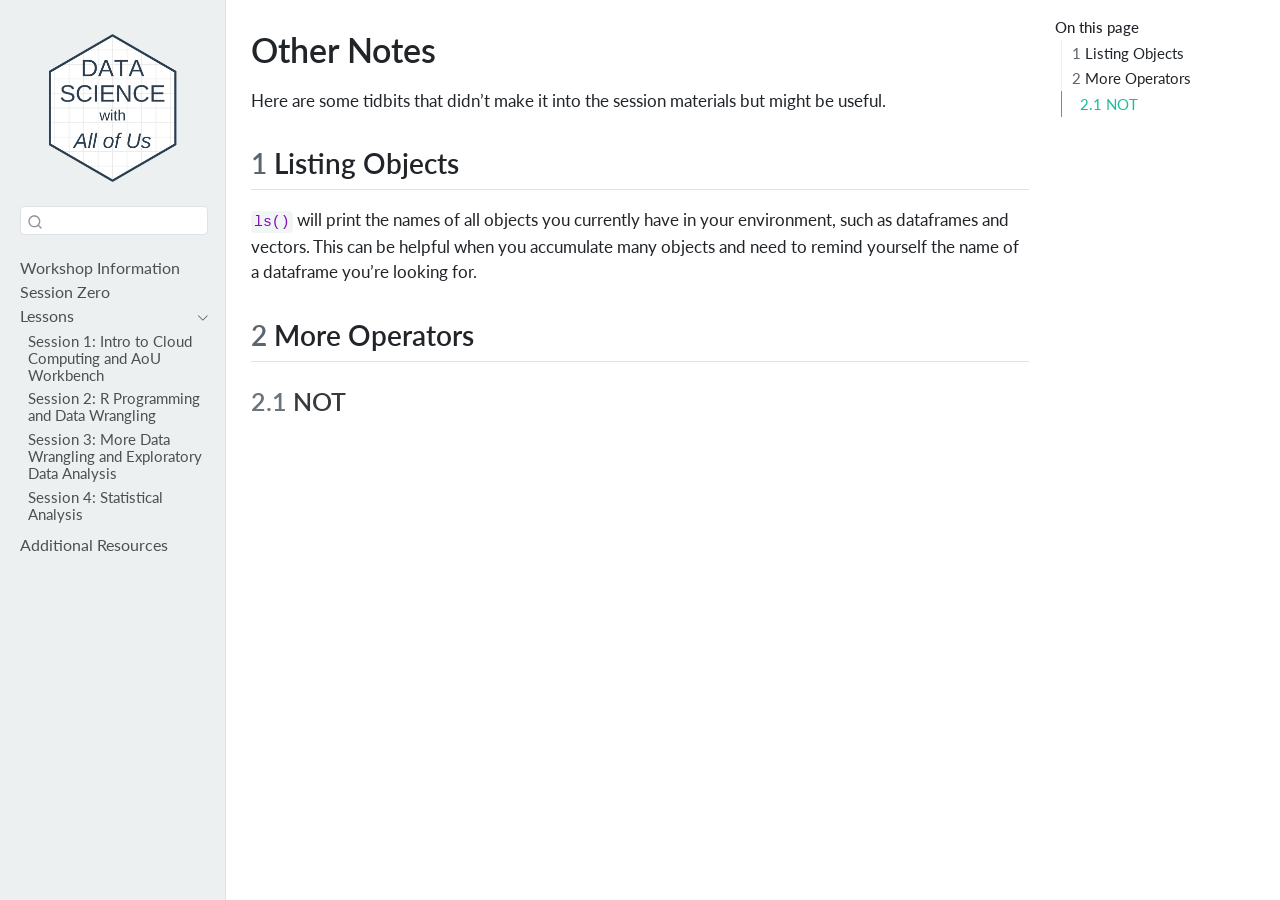
<file: other_notes.html>
<!DOCTYPE html>
<html xmlns="http://www.w3.org/1999/xhtml" lang="en" xml:lang="en"><head>

<meta charset="utf-8">
<meta name="generator" content="quarto-1.8.27">

<meta name="viewport" content="width=device-width, initial-scale=1.0, user-scalable=yes">


<title>Other Notes – AoU Workshop</title>
<style>
code{white-space: pre-wrap;}
span.smallcaps{font-variant: small-caps;}
div.columns{display: flex; gap: min(4vw, 1.5em);}
div.column{flex: auto; overflow-x: auto;}
div.hanging-indent{margin-left: 1.5em; text-indent: -1.5em;}
ul.task-list{list-style: none;}
ul.task-list li input[type="checkbox"] {
  width: 0.8em;
  margin: 0 0.8em 0.2em -1em; /* quarto-specific, see https://github.com/quarto-dev/quarto-cli/issues/4556 */ 
  vertical-align: middle;
}
</style>


<script src="site_libs/quarto-nav/quarto-nav.js"></script>
<script src="site_libs/quarto-nav/headroom.min.js"></script>
<script src="site_libs/clipboard/clipboard.min.js"></script>
<script src="site_libs/quarto-search/autocomplete.umd.js"></script>
<script src="site_libs/quarto-search/fuse.min.js"></script>
<script src="site_libs/quarto-search/quarto-search.js"></script>
<meta name="quarto:offset" content="./">
<script src="site_libs/quarto-html/quarto.js" type="module"></script>
<script src="site_libs/quarto-html/tabsets/tabsets.js" type="module"></script>
<script src="site_libs/quarto-html/axe/axe-check.js" type="module"></script>
<script src="site_libs/quarto-html/popper.min.js"></script>
<script src="site_libs/quarto-html/tippy.umd.min.js"></script>
<script src="site_libs/quarto-html/anchor.min.js"></script>
<link href="site_libs/quarto-html/tippy.css" rel="stylesheet">
<link href="site_libs/quarto-html/quarto-syntax-highlighting-ed96de9b727972fe78a7b5d16c58bf87.css" rel="stylesheet" id="quarto-text-highlighting-styles">
<script src="site_libs/bootstrap/bootstrap.min.js"></script>
<link href="site_libs/bootstrap/bootstrap-icons.css" rel="stylesheet">
<link href="site_libs/bootstrap/bootstrap-820421534fc26536042fa068055439ec.min.css" rel="stylesheet" append-hash="true" id="quarto-bootstrap" data-mode="light">
<script id="quarto-search-options" type="application/json">{
  "location": "sidebar",
  "copy-button": false,
  "collapse-after": 3,
  "panel-placement": "start",
  "type": "textbox",
  "limit": 50,
  "keyboard-shortcut": [
    "f",
    "/",
    "s"
  ],
  "show-item-context": false,
  "language": {
    "search-no-results-text": "No results",
    "search-matching-documents-text": "matching documents",
    "search-copy-link-title": "Copy link to search",
    "search-hide-matches-text": "Hide additional matches",
    "search-more-match-text": "more match in this document",
    "search-more-matches-text": "more matches in this document",
    "search-clear-button-title": "Clear",
    "search-text-placeholder": "",
    "search-detached-cancel-button-title": "Cancel",
    "search-submit-button-title": "Submit",
    "search-label": "Search"
  }
}</script>


<link rel="stylesheet" href="styles.css">
</head>

<body class="nav-sidebar docked quarto-light">

<div id="quarto-search-results"></div>
  <header id="quarto-header" class="headroom fixed-top">
  <nav class="quarto-secondary-nav">
    <div class="container-fluid d-flex">
      <button type="button" class="quarto-btn-toggle btn" data-bs-toggle="collapse" role="button" data-bs-target=".quarto-sidebar-collapse-item" aria-controls="quarto-sidebar" aria-expanded="false" aria-label="Toggle sidebar navigation" onclick="if (window.quartoToggleHeadroom) { window.quartoToggleHeadroom(); }">
        <i class="bi bi-layout-text-sidebar-reverse"></i>
      </button>
        <nav class="quarto-page-breadcrumbs" aria-label="breadcrumb"><ol class="breadcrumb"><li class="breadcrumb-item">Other Notes</li></ol></nav>
        <a class="flex-grow-1" role="navigation" data-bs-toggle="collapse" data-bs-target=".quarto-sidebar-collapse-item" aria-controls="quarto-sidebar" aria-expanded="false" aria-label="Toggle sidebar navigation" onclick="if (window.quartoToggleHeadroom) { window.quartoToggleHeadroom(); }">      
        </a>
      <button type="button" class="btn quarto-search-button" aria-label="Search" onclick="window.quartoOpenSearch();">
        <i class="bi bi-search"></i>
      </button>
    </div>
  </nav>
</header>
<!-- content -->
<div id="quarto-content" class="quarto-container page-columns page-rows-contents page-layout-article">
<!-- sidebar -->
  <nav id="quarto-sidebar" class="sidebar collapse collapse-horizontal quarto-sidebar-collapse-item sidebar-navigation docked overflow-auto">
    <div class="pt-lg-2 mt-2 text-left sidebar-header">
      <a href="./index.html" class="sidebar-logo-link">
      <img src="./hex-logo.png" alt="" class="sidebar-logo light-content py-0 d-lg-inline d-none">
      <img src="./hex-logo.png" alt="" class="sidebar-logo dark-content py-0 d-lg-inline d-none">
      </a>
      </div>
        <div class="mt-2 flex-shrink-0 align-items-center">
        <div class="sidebar-search">
        <div id="quarto-search" class="" title="Search"></div>
        </div>
        </div>
    <div class="sidebar-menu-container"> 
    <ul class="list-unstyled mt-1">
        <li class="sidebar-item">
  <div class="sidebar-item-container"> 
  <a href="./index.html" class="sidebar-item-text sidebar-link">
 <span class="menu-text">Workshop Information</span></a>
  </div>
</li>
        <li class="sidebar-item">
  <div class="sidebar-item-container"> 
  <a href="./session-0.html" class="sidebar-item-text sidebar-link">
 <span class="menu-text">Session Zero</span></a>
  </div>
</li>
        <li class="sidebar-item sidebar-item-section">
      <div class="sidebar-item-container"> 
            <a class="sidebar-item-text sidebar-link text-start" data-bs-toggle="collapse" data-bs-target="#quarto-sidebar-section-1" role="navigation" aria-expanded="true">
 <span class="menu-text">Lessons</span></a>
          <a class="sidebar-item-toggle text-start" data-bs-toggle="collapse" data-bs-target="#quarto-sidebar-section-1" role="navigation" aria-expanded="true" aria-label="Toggle section">
            <i class="bi bi-chevron-right ms-2"></i>
          </a> 
      </div>
      <ul id="quarto-sidebar-section-1" class="collapse list-unstyled sidebar-section depth1 show">  
          <li class="sidebar-item">
  <div class="sidebar-item-container"> 
  <a href="./session-1.html" class="sidebar-item-text sidebar-link">
 <span class="menu-text">Session 1: Intro to Cloud Computing and AoU Workbench</span></a>
  </div>
</li>
          <li class="sidebar-item">
  <div class="sidebar-item-container"> 
  <a href="./session-2.html" class="sidebar-item-text sidebar-link">
 <span class="menu-text">Session 2: R Programming and Data Wrangling</span></a>
  </div>
</li>
          <li class="sidebar-item">
  <div class="sidebar-item-container"> 
  <a href="./session-3.html" class="sidebar-item-text sidebar-link">
 <span class="menu-text">Session 3: More Data Wrangling and Exploratory Data Analysis</span></a>
  </div>
</li>
          <li class="sidebar-item">
  <div class="sidebar-item-container"> 
  <a href="./session-4.html" class="sidebar-item-text sidebar-link">
 <span class="menu-text">Session 4: Statistical Analysis</span></a>
  </div>
</li>
      </ul>
  </li>
        <li class="sidebar-item">
  <div class="sidebar-item-container"> 
  <a href="./resources.html" class="sidebar-item-text sidebar-link">
 <span class="menu-text">Additional Resources</span></a>
  </div>
</li>
    </ul>
    </div>
</nav>
<div id="quarto-sidebar-glass" class="quarto-sidebar-collapse-item" data-bs-toggle="collapse" data-bs-target=".quarto-sidebar-collapse-item"></div>
<!-- margin-sidebar -->
    <div id="quarto-margin-sidebar" class="sidebar margin-sidebar">
        <nav id="TOC" role="doc-toc" class="toc-active">
    <h2 id="toc-title">On this page</h2>
   
  <ul>
  <li><a href="#listing-objects" id="toc-listing-objects" class="nav-link active" data-scroll-target="#listing-objects"><span class="header-section-number">1</span> Listing Objects</a></li>
  <li><a href="#more-operators" id="toc-more-operators" class="nav-link" data-scroll-target="#more-operators"><span class="header-section-number">2</span> More Operators</a>
  <ul class="collapse">
  <li><a href="#not" id="toc-not" class="nav-link" data-scroll-target="#not"><span class="header-section-number">2.1</span> NOT</a></li>
  </ul></li>
  </ul>
</nav>
    </div>
<!-- main -->
<main class="content" id="quarto-document-content">

<header id="title-block-header" class="quarto-title-block default">
<div class="quarto-title">
<h1 class="title">Other Notes</h1>
</div>



<div class="quarto-title-meta">

    
  
    
  </div>
  


</header>


<p>Here are some tidbits that didn’t make it into the session materials but might be useful.</p>
<section id="listing-objects" class="level2" data-number="1">
<h2 data-number="1" class="anchored" data-anchor-id="listing-objects"><span class="header-section-number">1</span> Listing Objects</h2>
<p><code>ls()</code> will print the names of all objects you currently have in your environment, such as dataframes and vectors. This can be helpful when you accumulate many objects and need to remind yourself the name of a dataframe you’re looking for.</p>
</section>
<section id="more-operators" class="level2" data-number="2">
<h2 data-number="2" class="anchored" data-anchor-id="more-operators"><span class="header-section-number">2</span> More Operators</h2>
<section id="not" class="level3" data-number="2.1">
<h3 data-number="2.1" class="anchored" data-anchor-id="not"><span class="header-section-number">2.1</span> NOT</h3>


</section>
</section>

</main> <!-- /main -->
<script id="quarto-html-after-body" type="application/javascript">
  window.document.addEventListener("DOMContentLoaded", function (event) {
    const icon = "";
    const anchorJS = new window.AnchorJS();
    anchorJS.options = {
      placement: 'right',
      icon: icon
    };
    anchorJS.add('.anchored');
    const isCodeAnnotation = (el) => {
      for (const clz of el.classList) {
        if (clz.startsWith('code-annotation-')) {                     
          return true;
        }
      }
      return false;
    }
    const onCopySuccess = function(e) {
      // button target
      const button = e.trigger;
      // don't keep focus
      button.blur();
      // flash "checked"
      button.classList.add('code-copy-button-checked');
      var currentTitle = button.getAttribute("title");
      button.setAttribute("title", "Copied!");
      let tooltip;
      if (window.bootstrap) {
        button.setAttribute("data-bs-toggle", "tooltip");
        button.setAttribute("data-bs-placement", "left");
        button.setAttribute("data-bs-title", "Copied!");
        tooltip = new bootstrap.Tooltip(button, 
          { trigger: "manual", 
            customClass: "code-copy-button-tooltip",
            offset: [0, -8]});
        tooltip.show();    
      }
      setTimeout(function() {
        if (tooltip) {
          tooltip.hide();
          button.removeAttribute("data-bs-title");
          button.removeAttribute("data-bs-toggle");
          button.removeAttribute("data-bs-placement");
        }
        button.setAttribute("title", currentTitle);
        button.classList.remove('code-copy-button-checked');
      }, 1000);
      // clear code selection
      e.clearSelection();
    }
    const getTextToCopy = function(trigger) {
      const outerScaffold = trigger.parentElement.cloneNode(true);
      const codeEl = outerScaffold.querySelector('code');
      for (const childEl of codeEl.children) {
        if (isCodeAnnotation(childEl)) {
          childEl.remove();
        }
      }
      return codeEl.innerText;
    }
    const clipboard = new window.ClipboardJS('.code-copy-button:not([data-in-quarto-modal])', {
      text: getTextToCopy
    });
    clipboard.on('success', onCopySuccess);
    if (window.document.getElementById('quarto-embedded-source-code-modal')) {
      const clipboardModal = new window.ClipboardJS('.code-copy-button[data-in-quarto-modal]', {
        text: getTextToCopy,
        container: window.document.getElementById('quarto-embedded-source-code-modal')
      });
      clipboardModal.on('success', onCopySuccess);
    }
      var localhostRegex = new RegExp(/^(?:http|https):\/\/localhost\:?[0-9]*\//);
      var mailtoRegex = new RegExp(/^mailto:/);
        var filterRegex = new RegExp("https:\/\/yesols\.github\.io\/aou-workshop\/");
      var isInternal = (href) => {
          return filterRegex.test(href) || localhostRegex.test(href) || mailtoRegex.test(href);
      }
      // Inspect non-navigation links and adorn them if external
     var links = window.document.querySelectorAll('a[href]:not(.nav-link):not(.navbar-brand):not(.toc-action):not(.sidebar-link):not(.sidebar-item-toggle):not(.pagination-link):not(.no-external):not([aria-hidden]):not(.dropdown-item):not(.quarto-navigation-tool):not(.about-link)');
      for (var i=0; i<links.length; i++) {
        const link = links[i];
        if (!isInternal(link.href)) {
          // undo the damage that might have been done by quarto-nav.js in the case of
          // links that we want to consider external
          if (link.dataset.originalHref !== undefined) {
            link.href = link.dataset.originalHref;
          }
        }
      }
    function tippyHover(el, contentFn, onTriggerFn, onUntriggerFn) {
      const config = {
        allowHTML: true,
        maxWidth: 500,
        delay: 100,
        arrow: false,
        appendTo: function(el) {
            return el.parentElement;
        },
        interactive: true,
        interactiveBorder: 10,
        theme: 'quarto',
        placement: 'bottom-start',
      };
      if (contentFn) {
        config.content = contentFn;
      }
      if (onTriggerFn) {
        config.onTrigger = onTriggerFn;
      }
      if (onUntriggerFn) {
        config.onUntrigger = onUntriggerFn;
      }
      window.tippy(el, config); 
    }
    const noterefs = window.document.querySelectorAll('a[role="doc-noteref"]');
    for (var i=0; i<noterefs.length; i++) {
      const ref = noterefs[i];
      tippyHover(ref, function() {
        // use id or data attribute instead here
        let href = ref.getAttribute('data-footnote-href') || ref.getAttribute('href');
        try { href = new URL(href).hash; } catch {}
        const id = href.replace(/^#\/?/, "");
        const note = window.document.getElementById(id);
        if (note) {
          return note.innerHTML;
        } else {
          return "";
        }
      });
    }
    const xrefs = window.document.querySelectorAll('a.quarto-xref');
    const processXRef = (id, note) => {
      // Strip column container classes
      const stripColumnClz = (el) => {
        el.classList.remove("page-full", "page-columns");
        if (el.children) {
          for (const child of el.children) {
            stripColumnClz(child);
          }
        }
      }
      stripColumnClz(note)
      if (id === null || id.startsWith('sec-')) {
        // Special case sections, only their first couple elements
        const container = document.createElement("div");
        if (note.children && note.children.length > 2) {
          container.appendChild(note.children[0].cloneNode(true));
          for (let i = 1; i < note.children.length; i++) {
            const child = note.children[i];
            if (child.tagName === "P" && child.innerText === "") {
              continue;
            } else {
              container.appendChild(child.cloneNode(true));
              break;
            }
          }
          if (window.Quarto?.typesetMath) {
            window.Quarto.typesetMath(container);
          }
          return container.innerHTML
        } else {
          if (window.Quarto?.typesetMath) {
            window.Quarto.typesetMath(note);
          }
          return note.innerHTML;
        }
      } else {
        // Remove any anchor links if they are present
        const anchorLink = note.querySelector('a.anchorjs-link');
        if (anchorLink) {
          anchorLink.remove();
        }
        if (window.Quarto?.typesetMath) {
          window.Quarto.typesetMath(note);
        }
        if (note.classList.contains("callout")) {
          return note.outerHTML;
        } else {
          return note.innerHTML;
        }
      }
    }
    for (var i=0; i<xrefs.length; i++) {
      const xref = xrefs[i];
      tippyHover(xref, undefined, function(instance) {
        instance.disable();
        let url = xref.getAttribute('href');
        let hash = undefined; 
        if (url.startsWith('#')) {
          hash = url;
        } else {
          try { hash = new URL(url).hash; } catch {}
        }
        if (hash) {
          const id = hash.replace(/^#\/?/, "");
          const note = window.document.getElementById(id);
          if (note !== null) {
            try {
              const html = processXRef(id, note.cloneNode(true));
              instance.setContent(html);
            } finally {
              instance.enable();
              instance.show();
            }
          } else {
            // See if we can fetch this
            fetch(url.split('#')[0])
            .then(res => res.text())
            .then(html => {
              const parser = new DOMParser();
              const htmlDoc = parser.parseFromString(html, "text/html");
              const note = htmlDoc.getElementById(id);
              if (note !== null) {
                const html = processXRef(id, note);
                instance.setContent(html);
              } 
            }).finally(() => {
              instance.enable();
              instance.show();
            });
          }
        } else {
          // See if we can fetch a full url (with no hash to target)
          // This is a special case and we should probably do some content thinning / targeting
          fetch(url)
          .then(res => res.text())
          .then(html => {
            const parser = new DOMParser();
            const htmlDoc = parser.parseFromString(html, "text/html");
            const note = htmlDoc.querySelector('main.content');
            if (note !== null) {
              // This should only happen for chapter cross references
              // (since there is no id in the URL)
              // remove the first header
              if (note.children.length > 0 && note.children[0].tagName === "HEADER") {
                note.children[0].remove();
              }
              const html = processXRef(null, note);
              instance.setContent(html);
            } 
          }).finally(() => {
            instance.enable();
            instance.show();
          });
        }
      }, function(instance) {
      });
    }
        let selectedAnnoteEl;
        const selectorForAnnotation = ( cell, annotation) => {
          let cellAttr = 'data-code-cell="' + cell + '"';
          let lineAttr = 'data-code-annotation="' +  annotation + '"';
          const selector = 'span[' + cellAttr + '][' + lineAttr + ']';
          return selector;
        }
        const selectCodeLines = (annoteEl) => {
          const doc = window.document;
          const targetCell = annoteEl.getAttribute("data-target-cell");
          const targetAnnotation = annoteEl.getAttribute("data-target-annotation");
          const annoteSpan = window.document.querySelector(selectorForAnnotation(targetCell, targetAnnotation));
          const lines = annoteSpan.getAttribute("data-code-lines").split(",");
          const lineIds = lines.map((line) => {
            return targetCell + "-" + line;
          })
          let top = null;
          let height = null;
          let parent = null;
          if (lineIds.length > 0) {
              //compute the position of the single el (top and bottom and make a div)
              const el = window.document.getElementById(lineIds[0]);
              top = el.offsetTop;
              height = el.offsetHeight;
              parent = el.parentElement.parentElement;
            if (lineIds.length > 1) {
              const lastEl = window.document.getElementById(lineIds[lineIds.length - 1]);
              const bottom = lastEl.offsetTop + lastEl.offsetHeight;
              height = bottom - top;
            }
            if (top !== null && height !== null && parent !== null) {
              // cook up a div (if necessary) and position it 
              let div = window.document.getElementById("code-annotation-line-highlight");
              if (div === null) {
                div = window.document.createElement("div");
                div.setAttribute("id", "code-annotation-line-highlight");
                div.style.position = 'absolute';
                parent.appendChild(div);
              }
              div.style.top = top - 2 + "px";
              div.style.height = height + 4 + "px";
              div.style.left = 0;
              let gutterDiv = window.document.getElementById("code-annotation-line-highlight-gutter");
              if (gutterDiv === null) {
                gutterDiv = window.document.createElement("div");
                gutterDiv.setAttribute("id", "code-annotation-line-highlight-gutter");
                gutterDiv.style.position = 'absolute';
                const codeCell = window.document.getElementById(targetCell);
                const gutter = codeCell.querySelector('.code-annotation-gutter');
                gutter.appendChild(gutterDiv);
              }
              gutterDiv.style.top = top - 2 + "px";
              gutterDiv.style.height = height + 4 + "px";
            }
            selectedAnnoteEl = annoteEl;
          }
        };
        const unselectCodeLines = () => {
          const elementsIds = ["code-annotation-line-highlight", "code-annotation-line-highlight-gutter"];
          elementsIds.forEach((elId) => {
            const div = window.document.getElementById(elId);
            if (div) {
              div.remove();
            }
          });
          selectedAnnoteEl = undefined;
        };
          // Handle positioning of the toggle
      window.addEventListener(
        "resize",
        throttle(() => {
          elRect = undefined;
          if (selectedAnnoteEl) {
            selectCodeLines(selectedAnnoteEl);
          }
        }, 10)
      );
      function throttle(fn, ms) {
      let throttle = false;
      let timer;
        return (...args) => {
          if(!throttle) { // first call gets through
              fn.apply(this, args);
              throttle = true;
          } else { // all the others get throttled
              if(timer) clearTimeout(timer); // cancel #2
              timer = setTimeout(() => {
                fn.apply(this, args);
                timer = throttle = false;
              }, ms);
          }
        };
      }
        // Attach click handler to the DT
        const annoteDls = window.document.querySelectorAll('dt[data-target-cell]');
        for (const annoteDlNode of annoteDls) {
          annoteDlNode.addEventListener('click', (event) => {
            const clickedEl = event.target;
            if (clickedEl !== selectedAnnoteEl) {
              unselectCodeLines();
              const activeEl = window.document.querySelector('dt[data-target-cell].code-annotation-active');
              if (activeEl) {
                activeEl.classList.remove('code-annotation-active');
              }
              selectCodeLines(clickedEl);
              clickedEl.classList.add('code-annotation-active');
            } else {
              // Unselect the line
              unselectCodeLines();
              clickedEl.classList.remove('code-annotation-active');
            }
          });
        }
    const findCites = (el) => {
      const parentEl = el.parentElement;
      if (parentEl) {
        const cites = parentEl.dataset.cites;
        if (cites) {
          return {
            el,
            cites: cites.split(' ')
          };
        } else {
          return findCites(el.parentElement)
        }
      } else {
        return undefined;
      }
    };
    var bibliorefs = window.document.querySelectorAll('a[role="doc-biblioref"]');
    for (var i=0; i<bibliorefs.length; i++) {
      const ref = bibliorefs[i];
      const citeInfo = findCites(ref);
      if (citeInfo) {
        tippyHover(citeInfo.el, function() {
          var popup = window.document.createElement('div');
          citeInfo.cites.forEach(function(cite) {
            var citeDiv = window.document.createElement('div');
            citeDiv.classList.add('hanging-indent');
            citeDiv.classList.add('csl-entry');
            var biblioDiv = window.document.getElementById('ref-' + cite);
            if (biblioDiv) {
              citeDiv.innerHTML = biblioDiv.innerHTML;
            }
            popup.appendChild(citeDiv);
          });
          return popup.innerHTML;
        });
      }
    }
  });
  </script>
</div> <!-- /content -->




</body></html>
</file>
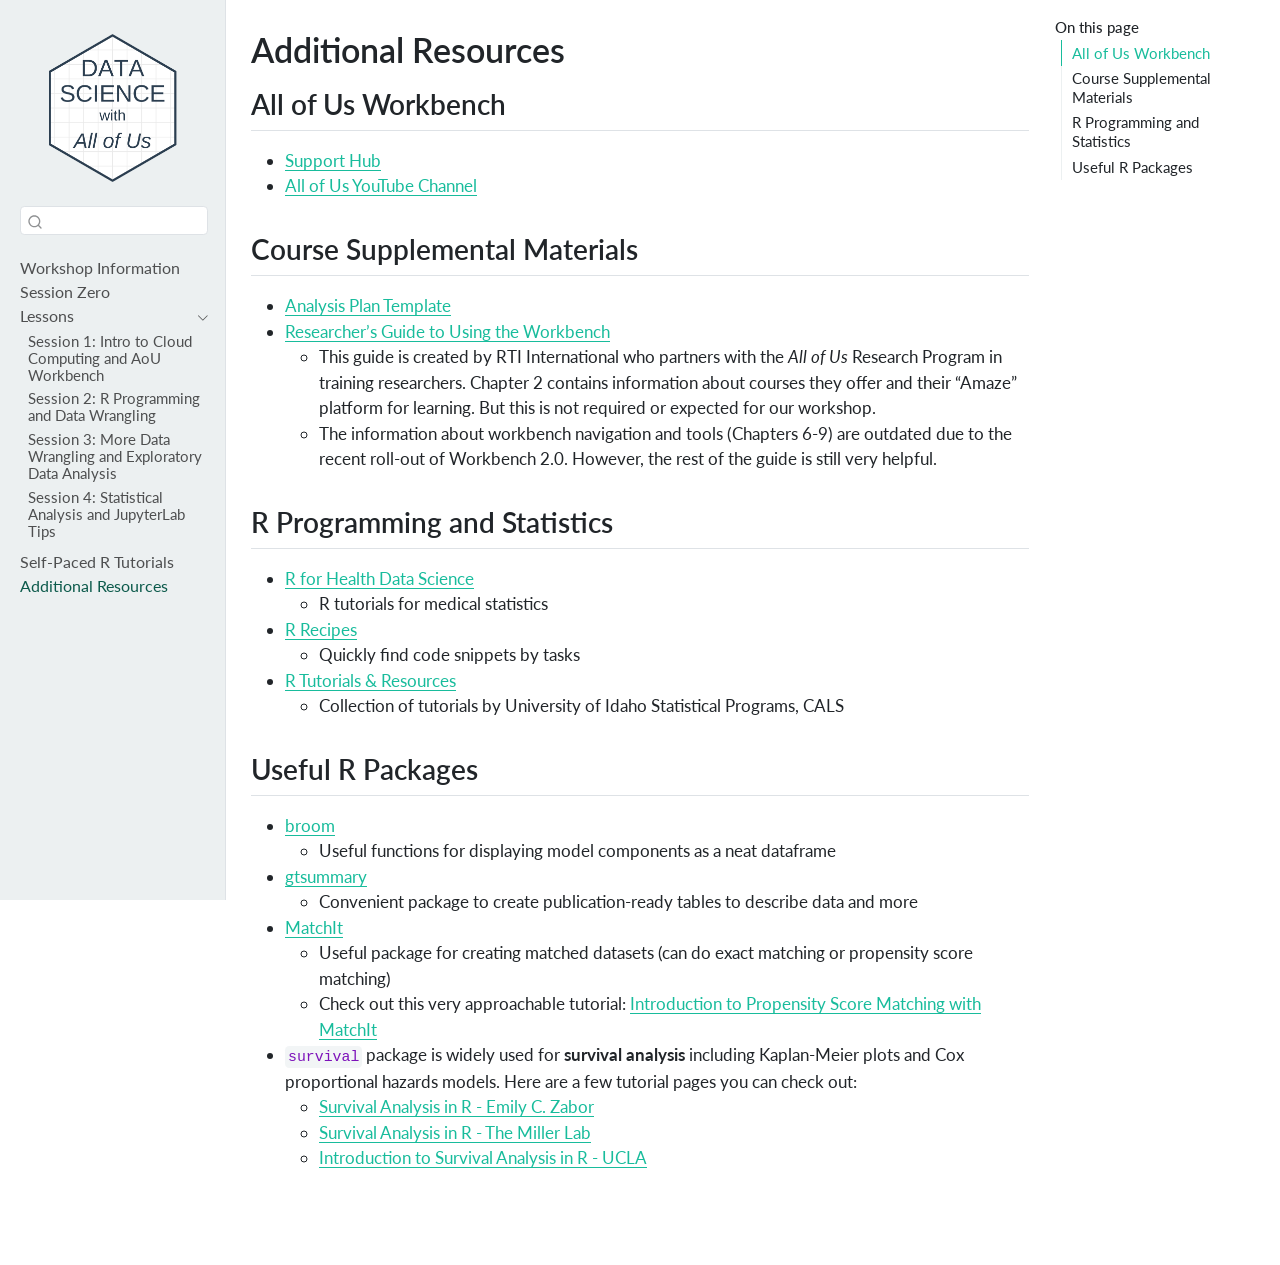
<file: resources.html>
<!DOCTYPE html>
<html xmlns="http://www.w3.org/1999/xhtml" lang="en" xml:lang="en"><head>

<meta charset="utf-8">
<meta name="generator" content="quarto-1.8.27">

<meta name="viewport" content="width=device-width, initial-scale=1.0, user-scalable=yes">


<title>Additional Resources – AoU Workshop</title>
<style>
code{white-space: pre-wrap;}
span.smallcaps{font-variant: small-caps;}
div.columns{display: flex; gap: min(4vw, 1.5em);}
div.column{flex: auto; overflow-x: auto;}
div.hanging-indent{margin-left: 1.5em; text-indent: -1.5em;}
ul.task-list{list-style: none;}
ul.task-list li input[type="checkbox"] {
  width: 0.8em;
  margin: 0 0.8em 0.2em -1em; /* quarto-specific, see https://github.com/quarto-dev/quarto-cli/issues/4556 */ 
  vertical-align: middle;
}
</style>


<script src="site_libs/quarto-nav/quarto-nav.js"></script>
<script src="site_libs/quarto-nav/headroom.min.js"></script>
<script src="site_libs/clipboard/clipboard.min.js"></script>
<script src="site_libs/quarto-search/autocomplete.umd.js"></script>
<script src="site_libs/quarto-search/fuse.min.js"></script>
<script src="site_libs/quarto-search/quarto-search.js"></script>
<meta name="quarto:offset" content="./">
<script src="site_libs/quarto-html/quarto.js" type="module"></script>
<script src="site_libs/quarto-html/tabsets/tabsets.js" type="module"></script>
<script src="site_libs/quarto-html/axe/axe-check.js" type="module"></script>
<script src="site_libs/quarto-html/popper.min.js"></script>
<script src="site_libs/quarto-html/tippy.umd.min.js"></script>
<script src="site_libs/quarto-html/anchor.min.js"></script>
<link href="site_libs/quarto-html/tippy.css" rel="stylesheet">
<link href="site_libs/quarto-html/quarto-syntax-highlighting-ed96de9b727972fe78a7b5d16c58bf87.css" rel="stylesheet" id="quarto-text-highlighting-styles">
<script src="site_libs/bootstrap/bootstrap.min.js"></script>
<link href="site_libs/bootstrap/bootstrap-icons.css" rel="stylesheet">
<link href="site_libs/bootstrap/bootstrap-820421534fc26536042fa068055439ec.min.css" rel="stylesheet" append-hash="true" id="quarto-bootstrap" data-mode="light">
<script id="quarto-search-options" type="application/json">{
  "location": "sidebar",
  "copy-button": false,
  "collapse-after": 3,
  "panel-placement": "start",
  "type": "textbox",
  "limit": 50,
  "keyboard-shortcut": [
    "f",
    "/",
    "s"
  ],
  "show-item-context": false,
  "language": {
    "search-no-results-text": "No results",
    "search-matching-documents-text": "matching documents",
    "search-copy-link-title": "Copy link to search",
    "search-hide-matches-text": "Hide additional matches",
    "search-more-match-text": "more match in this document",
    "search-more-matches-text": "more matches in this document",
    "search-clear-button-title": "Clear",
    "search-text-placeholder": "",
    "search-detached-cancel-button-title": "Cancel",
    "search-submit-button-title": "Submit",
    "search-label": "Search"
  }
}</script>


<link rel="stylesheet" href="styles.css">
</head>

<body class="nav-sidebar docked quarto-light">

<div id="quarto-search-results"></div>
  <header id="quarto-header" class="headroom fixed-top">
  <nav class="quarto-secondary-nav">
    <div class="container-fluid d-flex">
      <button type="button" class="quarto-btn-toggle btn" data-bs-toggle="collapse" role="button" data-bs-target=".quarto-sidebar-collapse-item" aria-controls="quarto-sidebar" aria-expanded="false" aria-label="Toggle sidebar navigation" onclick="if (window.quartoToggleHeadroom) { window.quartoToggleHeadroom(); }">
        <i class="bi bi-layout-text-sidebar-reverse"></i>
      </button>
        <nav class="quarto-page-breadcrumbs" aria-label="breadcrumb"><ol class="breadcrumb"><li class="breadcrumb-item"><a href="./resources.html">Additional Resources</a></li></ol></nav>
        <a class="flex-grow-1" role="navigation" data-bs-toggle="collapse" data-bs-target=".quarto-sidebar-collapse-item" aria-controls="quarto-sidebar" aria-expanded="false" aria-label="Toggle sidebar navigation" onclick="if (window.quartoToggleHeadroom) { window.quartoToggleHeadroom(); }">      
        </a>
      <button type="button" class="btn quarto-search-button" aria-label="Search" onclick="window.quartoOpenSearch();">
        <i class="bi bi-search"></i>
      </button>
    </div>
  </nav>
</header>
<!-- content -->
<div id="quarto-content" class="quarto-container page-columns page-rows-contents page-layout-article">
<!-- sidebar -->
  <nav id="quarto-sidebar" class="sidebar collapse collapse-horizontal quarto-sidebar-collapse-item sidebar-navigation docked overflow-auto">
    <div class="pt-lg-2 mt-2 text-left sidebar-header">
      <a href="./index.html" class="sidebar-logo-link">
      <img src="./hex-logo.png" alt="" class="sidebar-logo light-content py-0 d-lg-inline d-none">
      <img src="./hex-logo.png" alt="" class="sidebar-logo dark-content py-0 d-lg-inline d-none">
      </a>
      </div>
        <div class="mt-2 flex-shrink-0 align-items-center">
        <div class="sidebar-search">
        <div id="quarto-search" class="" title="Search"></div>
        </div>
        </div>
    <div class="sidebar-menu-container"> 
    <ul class="list-unstyled mt-1">
        <li class="sidebar-item">
  <div class="sidebar-item-container"> 
  <a href="./index.html" class="sidebar-item-text sidebar-link">
 <span class="menu-text">Workshop Information</span></a>
  </div>
</li>
        <li class="sidebar-item">
  <div class="sidebar-item-container"> 
  <a href="./session-0.html" class="sidebar-item-text sidebar-link">
 <span class="menu-text">Session Zero</span></a>
  </div>
</li>
        <li class="sidebar-item sidebar-item-section">
      <div class="sidebar-item-container"> 
            <a class="sidebar-item-text sidebar-link text-start" data-bs-toggle="collapse" data-bs-target="#quarto-sidebar-section-1" role="navigation" aria-expanded="true">
 <span class="menu-text">Lessons</span></a>
          <a class="sidebar-item-toggle text-start" data-bs-toggle="collapse" data-bs-target="#quarto-sidebar-section-1" role="navigation" aria-expanded="true" aria-label="Toggle section">
            <i class="bi bi-chevron-right ms-2"></i>
          </a> 
      </div>
      <ul id="quarto-sidebar-section-1" class="collapse list-unstyled sidebar-section depth1 show">  
          <li class="sidebar-item">
  <div class="sidebar-item-container"> 
  <a href="./session-1.html" class="sidebar-item-text sidebar-link">
 <span class="menu-text">Session 1: Intro to Cloud Computing and AoU Workbench</span></a>
  </div>
</li>
          <li class="sidebar-item">
  <div class="sidebar-item-container"> 
  <a href="./session-2.html" class="sidebar-item-text sidebar-link">
 <span class="menu-text">Session 2: R Programming and Data Wrangling</span></a>
  </div>
</li>
          <li class="sidebar-item">
  <div class="sidebar-item-container"> 
  <a href="./session-3.html" class="sidebar-item-text sidebar-link">
 <span class="menu-text">Session 3: More Data Wrangling and Exploratory Data Analysis</span></a>
  </div>
</li>
          <li class="sidebar-item">
  <div class="sidebar-item-container"> 
  <a href="./session-4.html" class="sidebar-item-text sidebar-link">
 <span class="menu-text">Session 4: Statistical Analysis and JupyterLab Tips</span></a>
  </div>
</li>
      </ul>
  </li>
        <li class="sidebar-item">
  <div class="sidebar-item-container"> 
  <a href="./tutorials.html" class="sidebar-item-text sidebar-link">
 <span class="menu-text">Self-Paced R Tutorials</span></a>
  </div>
</li>
        <li class="sidebar-item">
  <div class="sidebar-item-container"> 
  <a href="./resources.html" class="sidebar-item-text sidebar-link active">
 <span class="menu-text">Additional Resources</span></a>
  </div>
</li>
    </ul>
    </div>
</nav>
<div id="quarto-sidebar-glass" class="quarto-sidebar-collapse-item" data-bs-toggle="collapse" data-bs-target=".quarto-sidebar-collapse-item"></div>
<!-- margin-sidebar -->
    <div id="quarto-margin-sidebar" class="sidebar margin-sidebar">
        <nav id="TOC" role="doc-toc" class="toc-active">
    <h2 id="toc-title">On this page</h2>
   
  <ul>
  <li><a href="#all-of-us-workbench" id="toc-all-of-us-workbench" class="nav-link active" data-scroll-target="#all-of-us-workbench">All of Us Workbench</a></li>
  <li><a href="#course-supplemental-materials" id="toc-course-supplemental-materials" class="nav-link" data-scroll-target="#course-supplemental-materials">Course Supplemental Materials</a></li>
  <li><a href="#r-programming-and-statistics" id="toc-r-programming-and-statistics" class="nav-link" data-scroll-target="#r-programming-and-statistics">R Programming and Statistics</a></li>
  <li><a href="#useful-r-packages" id="toc-useful-r-packages" class="nav-link" data-scroll-target="#useful-r-packages">Useful R Packages</a></li>
  </ul>
</nav>
    </div>
<!-- main -->
<main class="content" id="quarto-document-content">

<header id="title-block-header" class="quarto-title-block default">
<div class="quarto-title">
<h1 class="title">Additional Resources</h1>
</div>



<div class="quarto-title-meta">

    
  
    
  </div>
  


</header>


<section id="all-of-us-workbench" class="level2">
<h2 class="anchored" data-anchor-id="all-of-us-workbench">All of Us Workbench</h2>
<ul>
<li><a href="https://support.researchallofus.org/hc/">Support Hub</a></li>
<li><a href="https://www.youtube.com/@AllOfUsResearcherWorkbench">All of Us YouTube Channel</a></li>
</ul>
</section>
<section id="course-supplemental-materials" class="level2">
<h2 class="anchored" data-anchor-id="course-supplemental-materials">Course Supplemental Materials</h2>
<ul>
<li><a href="resources/analysis_plan_template.docx" target="_blank">Analysis Plan Template</a></li>
<li><a href="resources/guide_legacy_wb.pdf" target="_blank">Researcher’s Guide to Using the Workbench</a>
<ul>
<li>This guide is created by RTI International who partners with the <em>All of Us</em> Research Program in training researchers. Chapter 2 contains information about courses they offer and their “Amaze” platform for learning. But this is not required or expected for our workshop.</li>
<li>The information about workbench navigation and tools (Chapters 6-9) are outdated due to the recent roll-out of Workbench 2.0. However, the rest of the guide is still very helpful.</li>
</ul></li>
</ul>
</section>
<section id="r-programming-and-statistics" class="level2">
<h2 class="anchored" data-anchor-id="r-programming-and-statistics">R Programming and Statistics</h2>
<ul>
<li><a href="https://argoshare.is.ed.ac.uk/healthyr_book/">R for Health Data Science</a>
<ul>
<li>R tutorials for medical statistics</li>
</ul></li>
<li><a href="https://posit.cloud/learn/recipes">R Recipes</a>
<ul>
<li>Quickly find code snippets by tasks</li>
</ul></li>
<li><a href="https://agstats.io/tutorials/r/">R Tutorials &amp; Resources</a>
<ul>
<li>Collection of tutorials by University of Idaho Statistical Programs, CALS</li>
</ul></li>
</ul>
</section>
<section id="useful-r-packages" class="level2">
<h2 class="anchored" data-anchor-id="useful-r-packages">Useful R Packages</h2>
<ul>
<li><a href="https://broom.tidymodels.org">broom</a>
<ul>
<li>Useful functions for displaying model components as a neat dataframe</li>
</ul></li>
<li><a href="https://www.danieldsjoberg.com/gtsummary/">gtsummary</a>
<ul>
<li>Convenient package to create publication-ready tables to describe data and more</li>
</ul></li>
<li><a href="https://kosukeimai.github.io/MatchIt/index.html">MatchIt</a>
<ul>
<li>Useful package for creating matched datasets (can do exact matching or propensity score matching)</li>
<li>Check out this very approachable tutorial: <a href="https://dlab.berkeley.edu/news/introduction-propensity-score-matching-matchit">Introduction to Propensity Score Matching with MatchIt</a></li>
</ul></li>
<li><code>survival</code> package is widely used for <strong>survival analysis</strong> including Kaplan-Meier plots and Cox proportional hazards models. Here are a few tutorial pages you can check out:
<ul>
<li><a href="https://www.emilyzabor.com/survival-analysis-in-r.html">Survival Analysis in R - Emily C. Zabor</a></li>
<li><a href="https://www.themillerlab.io/posts/survival_analysis/">Survival Analysis in R - The Miller Lab</a></li>
<li><a href="https://stats.oarc.ucla.edu/wp-content/uploads/2025/02/survival_r_full.html">Introduction to Survival Analysis in R - UCLA</a></li>
</ul></li>
</ul>


</section>

</main> <!-- /main -->
<script id="quarto-html-after-body" type="application/javascript">
  window.document.addEventListener("DOMContentLoaded", function (event) {
    const icon = "";
    const anchorJS = new window.AnchorJS();
    anchorJS.options = {
      placement: 'right',
      icon: icon
    };
    anchorJS.add('.anchored');
    const isCodeAnnotation = (el) => {
      for (const clz of el.classList) {
        if (clz.startsWith('code-annotation-')) {                     
          return true;
        }
      }
      return false;
    }
    const onCopySuccess = function(e) {
      // button target
      const button = e.trigger;
      // don't keep focus
      button.blur();
      // flash "checked"
      button.classList.add('code-copy-button-checked');
      var currentTitle = button.getAttribute("title");
      button.setAttribute("title", "Copied!");
      let tooltip;
      if (window.bootstrap) {
        button.setAttribute("data-bs-toggle", "tooltip");
        button.setAttribute("data-bs-placement", "left");
        button.setAttribute("data-bs-title", "Copied!");
        tooltip = new bootstrap.Tooltip(button, 
          { trigger: "manual", 
            customClass: "code-copy-button-tooltip",
            offset: [0, -8]});
        tooltip.show();    
      }
      setTimeout(function() {
        if (tooltip) {
          tooltip.hide();
          button.removeAttribute("data-bs-title");
          button.removeAttribute("data-bs-toggle");
          button.removeAttribute("data-bs-placement");
        }
        button.setAttribute("title", currentTitle);
        button.classList.remove('code-copy-button-checked');
      }, 1000);
      // clear code selection
      e.clearSelection();
    }
    const getTextToCopy = function(trigger) {
      const outerScaffold = trigger.parentElement.cloneNode(true);
      const codeEl = outerScaffold.querySelector('code');
      for (const childEl of codeEl.children) {
        if (isCodeAnnotation(childEl)) {
          childEl.remove();
        }
      }
      return codeEl.innerText;
    }
    const clipboard = new window.ClipboardJS('.code-copy-button:not([data-in-quarto-modal])', {
      text: getTextToCopy
    });
    clipboard.on('success', onCopySuccess);
    if (window.document.getElementById('quarto-embedded-source-code-modal')) {
      const clipboardModal = new window.ClipboardJS('.code-copy-button[data-in-quarto-modal]', {
        text: getTextToCopy,
        container: window.document.getElementById('quarto-embedded-source-code-modal')
      });
      clipboardModal.on('success', onCopySuccess);
    }
      var localhostRegex = new RegExp(/^(?:http|https):\/\/localhost\:?[0-9]*\//);
      var mailtoRegex = new RegExp(/^mailto:/);
        var filterRegex = new RegExp("https:\/\/yesols\.github\.io\/aou-workshop\/");
      var isInternal = (href) => {
          return filterRegex.test(href) || localhostRegex.test(href) || mailtoRegex.test(href);
      }
      // Inspect non-navigation links and adorn them if external
     var links = window.document.querySelectorAll('a[href]:not(.nav-link):not(.navbar-brand):not(.toc-action):not(.sidebar-link):not(.sidebar-item-toggle):not(.pagination-link):not(.no-external):not([aria-hidden]):not(.dropdown-item):not(.quarto-navigation-tool):not(.about-link)');
      for (var i=0; i<links.length; i++) {
        const link = links[i];
        if (!isInternal(link.href)) {
          // undo the damage that might have been done by quarto-nav.js in the case of
          // links that we want to consider external
          if (link.dataset.originalHref !== undefined) {
            link.href = link.dataset.originalHref;
          }
            // target, if specified
            link.setAttribute("target", "_blank");
            if (link.getAttribute("rel") === null) {
              link.setAttribute("rel", "noopener");
            }
        }
      }
    function tippyHover(el, contentFn, onTriggerFn, onUntriggerFn) {
      const config = {
        allowHTML: true,
        maxWidth: 500,
        delay: 100,
        arrow: false,
        appendTo: function(el) {
            return el.parentElement;
        },
        interactive: true,
        interactiveBorder: 10,
        theme: 'quarto',
        placement: 'bottom-start',
      };
      if (contentFn) {
        config.content = contentFn;
      }
      if (onTriggerFn) {
        config.onTrigger = onTriggerFn;
      }
      if (onUntriggerFn) {
        config.onUntrigger = onUntriggerFn;
      }
      window.tippy(el, config); 
    }
    const noterefs = window.document.querySelectorAll('a[role="doc-noteref"]');
    for (var i=0; i<noterefs.length; i++) {
      const ref = noterefs[i];
      tippyHover(ref, function() {
        // use id or data attribute instead here
        let href = ref.getAttribute('data-footnote-href') || ref.getAttribute('href');
        try { href = new URL(href).hash; } catch {}
        const id = href.replace(/^#\/?/, "");
        const note = window.document.getElementById(id);
        if (note) {
          return note.innerHTML;
        } else {
          return "";
        }
      });
    }
    const xrefs = window.document.querySelectorAll('a.quarto-xref');
    const processXRef = (id, note) => {
      // Strip column container classes
      const stripColumnClz = (el) => {
        el.classList.remove("page-full", "page-columns");
        if (el.children) {
          for (const child of el.children) {
            stripColumnClz(child);
          }
        }
      }
      stripColumnClz(note)
      if (id === null || id.startsWith('sec-')) {
        // Special case sections, only their first couple elements
        const container = document.createElement("div");
        if (note.children && note.children.length > 2) {
          container.appendChild(note.children[0].cloneNode(true));
          for (let i = 1; i < note.children.length; i++) {
            const child = note.children[i];
            if (child.tagName === "P" && child.innerText === "") {
              continue;
            } else {
              container.appendChild(child.cloneNode(true));
              break;
            }
          }
          if (window.Quarto?.typesetMath) {
            window.Quarto.typesetMath(container);
          }
          return container.innerHTML
        } else {
          if (window.Quarto?.typesetMath) {
            window.Quarto.typesetMath(note);
          }
          return note.innerHTML;
        }
      } else {
        // Remove any anchor links if they are present
        const anchorLink = note.querySelector('a.anchorjs-link');
        if (anchorLink) {
          anchorLink.remove();
        }
        if (window.Quarto?.typesetMath) {
          window.Quarto.typesetMath(note);
        }
        if (note.classList.contains("callout")) {
          return note.outerHTML;
        } else {
          return note.innerHTML;
        }
      }
    }
    for (var i=0; i<xrefs.length; i++) {
      const xref = xrefs[i];
      tippyHover(xref, undefined, function(instance) {
        instance.disable();
        let url = xref.getAttribute('href');
        let hash = undefined; 
        if (url.startsWith('#')) {
          hash = url;
        } else {
          try { hash = new URL(url).hash; } catch {}
        }
        if (hash) {
          const id = hash.replace(/^#\/?/, "");
          const note = window.document.getElementById(id);
          if (note !== null) {
            try {
              const html = processXRef(id, note.cloneNode(true));
              instance.setContent(html);
            } finally {
              instance.enable();
              instance.show();
            }
          } else {
            // See if we can fetch this
            fetch(url.split('#')[0])
            .then(res => res.text())
            .then(html => {
              const parser = new DOMParser();
              const htmlDoc = parser.parseFromString(html, "text/html");
              const note = htmlDoc.getElementById(id);
              if (note !== null) {
                const html = processXRef(id, note);
                instance.setContent(html);
              } 
            }).finally(() => {
              instance.enable();
              instance.show();
            });
          }
        } else {
          // See if we can fetch a full url (with no hash to target)
          // This is a special case and we should probably do some content thinning / targeting
          fetch(url)
          .then(res => res.text())
          .then(html => {
            const parser = new DOMParser();
            const htmlDoc = parser.parseFromString(html, "text/html");
            const note = htmlDoc.querySelector('main.content');
            if (note !== null) {
              // This should only happen for chapter cross references
              // (since there is no id in the URL)
              // remove the first header
              if (note.children.length > 0 && note.children[0].tagName === "HEADER") {
                note.children[0].remove();
              }
              const html = processXRef(null, note);
              instance.setContent(html);
            } 
          }).finally(() => {
            instance.enable();
            instance.show();
          });
        }
      }, function(instance) {
      });
    }
        let selectedAnnoteEl;
        const selectorForAnnotation = ( cell, annotation) => {
          let cellAttr = 'data-code-cell="' + cell + '"';
          let lineAttr = 'data-code-annotation="' +  annotation + '"';
          const selector = 'span[' + cellAttr + '][' + lineAttr + ']';
          return selector;
        }
        const selectCodeLines = (annoteEl) => {
          const doc = window.document;
          const targetCell = annoteEl.getAttribute("data-target-cell");
          const targetAnnotation = annoteEl.getAttribute("data-target-annotation");
          const annoteSpan = window.document.querySelector(selectorForAnnotation(targetCell, targetAnnotation));
          const lines = annoteSpan.getAttribute("data-code-lines").split(",");
          const lineIds = lines.map((line) => {
            return targetCell + "-" + line;
          })
          let top = null;
          let height = null;
          let parent = null;
          if (lineIds.length > 0) {
              //compute the position of the single el (top and bottom and make a div)
              const el = window.document.getElementById(lineIds[0]);
              top = el.offsetTop;
              height = el.offsetHeight;
              parent = el.parentElement.parentElement;
            if (lineIds.length > 1) {
              const lastEl = window.document.getElementById(lineIds[lineIds.length - 1]);
              const bottom = lastEl.offsetTop + lastEl.offsetHeight;
              height = bottom - top;
            }
            if (top !== null && height !== null && parent !== null) {
              // cook up a div (if necessary) and position it 
              let div = window.document.getElementById("code-annotation-line-highlight");
              if (div === null) {
                div = window.document.createElement("div");
                div.setAttribute("id", "code-annotation-line-highlight");
                div.style.position = 'absolute';
                parent.appendChild(div);
              }
              div.style.top = top - 2 + "px";
              div.style.height = height + 4 + "px";
              div.style.left = 0;
              let gutterDiv = window.document.getElementById("code-annotation-line-highlight-gutter");
              if (gutterDiv === null) {
                gutterDiv = window.document.createElement("div");
                gutterDiv.setAttribute("id", "code-annotation-line-highlight-gutter");
                gutterDiv.style.position = 'absolute';
                const codeCell = window.document.getElementById(targetCell);
                const gutter = codeCell.querySelector('.code-annotation-gutter');
                gutter.appendChild(gutterDiv);
              }
              gutterDiv.style.top = top - 2 + "px";
              gutterDiv.style.height = height + 4 + "px";
            }
            selectedAnnoteEl = annoteEl;
          }
        };
        const unselectCodeLines = () => {
          const elementsIds = ["code-annotation-line-highlight", "code-annotation-line-highlight-gutter"];
          elementsIds.forEach((elId) => {
            const div = window.document.getElementById(elId);
            if (div) {
              div.remove();
            }
          });
          selectedAnnoteEl = undefined;
        };
          // Handle positioning of the toggle
      window.addEventListener(
        "resize",
        throttle(() => {
          elRect = undefined;
          if (selectedAnnoteEl) {
            selectCodeLines(selectedAnnoteEl);
          }
        }, 10)
      );
      function throttle(fn, ms) {
      let throttle = false;
      let timer;
        return (...args) => {
          if(!throttle) { // first call gets through
              fn.apply(this, args);
              throttle = true;
          } else { // all the others get throttled
              if(timer) clearTimeout(timer); // cancel #2
              timer = setTimeout(() => {
                fn.apply(this, args);
                timer = throttle = false;
              }, ms);
          }
        };
      }
        // Attach click handler to the DT
        const annoteDls = window.document.querySelectorAll('dt[data-target-cell]');
        for (const annoteDlNode of annoteDls) {
          annoteDlNode.addEventListener('click', (event) => {
            const clickedEl = event.target;
            if (clickedEl !== selectedAnnoteEl) {
              unselectCodeLines();
              const activeEl = window.document.querySelector('dt[data-target-cell].code-annotation-active');
              if (activeEl) {
                activeEl.classList.remove('code-annotation-active');
              }
              selectCodeLines(clickedEl);
              clickedEl.classList.add('code-annotation-active');
            } else {
              // Unselect the line
              unselectCodeLines();
              clickedEl.classList.remove('code-annotation-active');
            }
          });
        }
    const findCites = (el) => {
      const parentEl = el.parentElement;
      if (parentEl) {
        const cites = parentEl.dataset.cites;
        if (cites) {
          return {
            el,
            cites: cites.split(' ')
          };
        } else {
          return findCites(el.parentElement)
        }
      } else {
        return undefined;
      }
    };
    var bibliorefs = window.document.querySelectorAll('a[role="doc-biblioref"]');
    for (var i=0; i<bibliorefs.length; i++) {
      const ref = bibliorefs[i];
      const citeInfo = findCites(ref);
      if (citeInfo) {
        tippyHover(citeInfo.el, function() {
          var popup = window.document.createElement('div');
          citeInfo.cites.forEach(function(cite) {
            var citeDiv = window.document.createElement('div');
            citeDiv.classList.add('hanging-indent');
            citeDiv.classList.add('csl-entry');
            var biblioDiv = window.document.getElementById('ref-' + cite);
            if (biblioDiv) {
              citeDiv.innerHTML = biblioDiv.innerHTML;
            }
            popup.appendChild(citeDiv);
          });
          return popup.innerHTML;
        });
      }
    }
  });
  </script>
</div> <!-- /content -->




</body></html>
</file>
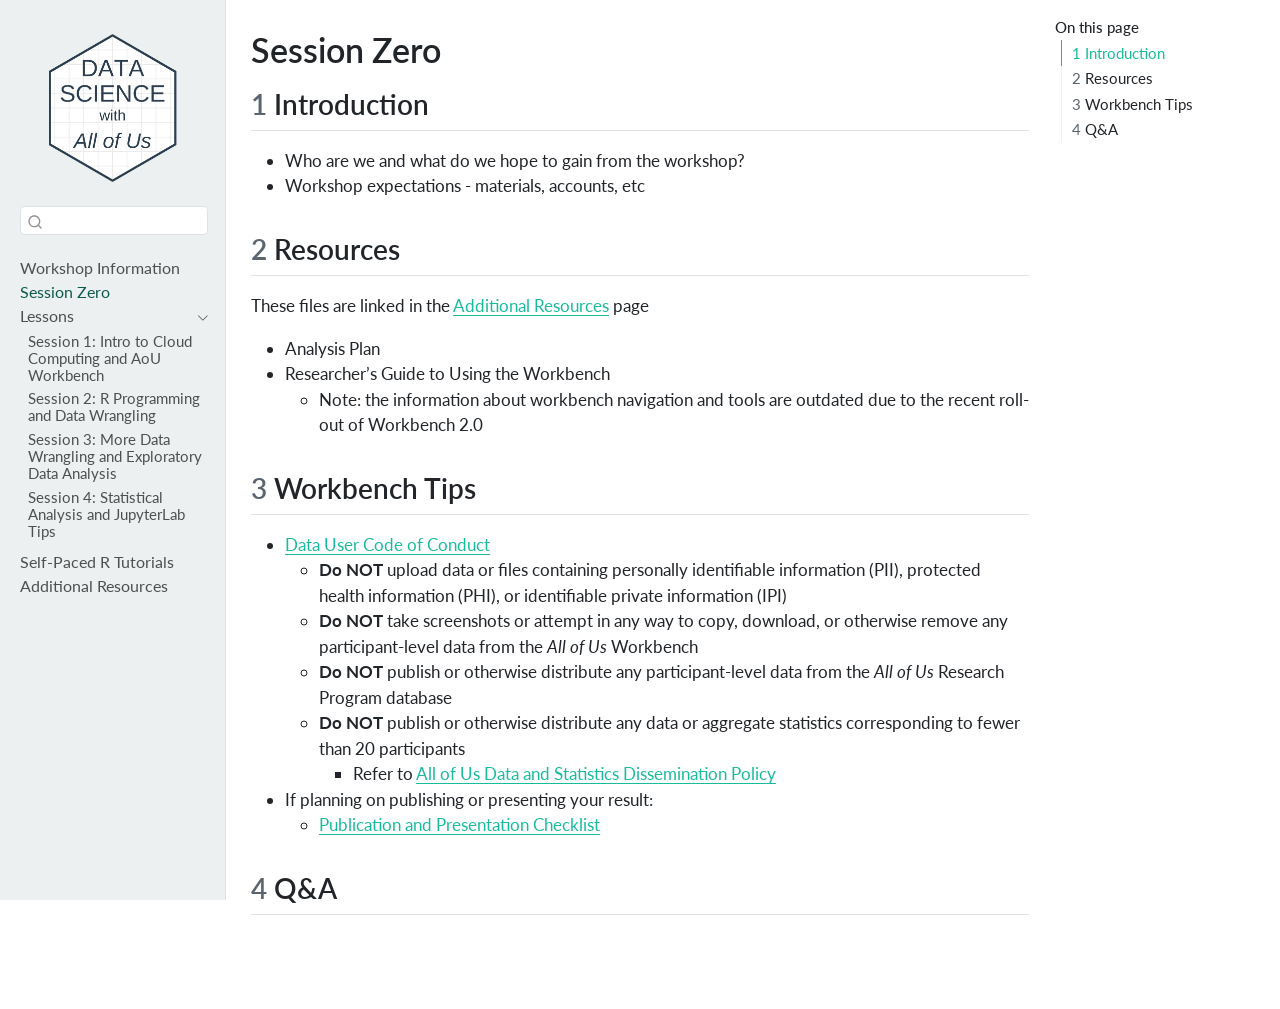
<file: session-0.html>
<!DOCTYPE html>
<html xmlns="http://www.w3.org/1999/xhtml" lang="en" xml:lang="en"><head>

<meta charset="utf-8">
<meta name="generator" content="quarto-1.8.27">

<meta name="viewport" content="width=device-width, initial-scale=1.0, user-scalable=yes">


<title>Session Zero – AoU Workshop</title>
<style>
code{white-space: pre-wrap;}
span.smallcaps{font-variant: small-caps;}
div.columns{display: flex; gap: min(4vw, 1.5em);}
div.column{flex: auto; overflow-x: auto;}
div.hanging-indent{margin-left: 1.5em; text-indent: -1.5em;}
ul.task-list{list-style: none;}
ul.task-list li input[type="checkbox"] {
  width: 0.8em;
  margin: 0 0.8em 0.2em -1em; /* quarto-specific, see https://github.com/quarto-dev/quarto-cli/issues/4556 */ 
  vertical-align: middle;
}
</style>


<script src="site_libs/quarto-nav/quarto-nav.js"></script>
<script src="site_libs/quarto-nav/headroom.min.js"></script>
<script src="site_libs/clipboard/clipboard.min.js"></script>
<script src="site_libs/quarto-search/autocomplete.umd.js"></script>
<script src="site_libs/quarto-search/fuse.min.js"></script>
<script src="site_libs/quarto-search/quarto-search.js"></script>
<meta name="quarto:offset" content="./">
<script src="site_libs/quarto-html/quarto.js" type="module"></script>
<script src="site_libs/quarto-html/tabsets/tabsets.js" type="module"></script>
<script src="site_libs/quarto-html/axe/axe-check.js" type="module"></script>
<script src="site_libs/quarto-html/popper.min.js"></script>
<script src="site_libs/quarto-html/tippy.umd.min.js"></script>
<script src="site_libs/quarto-html/anchor.min.js"></script>
<link href="site_libs/quarto-html/tippy.css" rel="stylesheet">
<link href="site_libs/quarto-html/quarto-syntax-highlighting-ed96de9b727972fe78a7b5d16c58bf87.css" rel="stylesheet" id="quarto-text-highlighting-styles">
<script src="site_libs/bootstrap/bootstrap.min.js"></script>
<link href="site_libs/bootstrap/bootstrap-icons.css" rel="stylesheet">
<link href="site_libs/bootstrap/bootstrap-820421534fc26536042fa068055439ec.min.css" rel="stylesheet" append-hash="true" id="quarto-bootstrap" data-mode="light">
<script id="quarto-search-options" type="application/json">{
  "location": "sidebar",
  "copy-button": false,
  "collapse-after": 3,
  "panel-placement": "start",
  "type": "textbox",
  "limit": 50,
  "keyboard-shortcut": [
    "f",
    "/",
    "s"
  ],
  "show-item-context": false,
  "language": {
    "search-no-results-text": "No results",
    "search-matching-documents-text": "matching documents",
    "search-copy-link-title": "Copy link to search",
    "search-hide-matches-text": "Hide additional matches",
    "search-more-match-text": "more match in this document",
    "search-more-matches-text": "more matches in this document",
    "search-clear-button-title": "Clear",
    "search-text-placeholder": "",
    "search-detached-cancel-button-title": "Cancel",
    "search-submit-button-title": "Submit",
    "search-label": "Search"
  }
}</script>


<link rel="stylesheet" href="styles.css">
</head>

<body class="nav-sidebar docked quarto-light">

<div id="quarto-search-results"></div>
  <header id="quarto-header" class="headroom fixed-top">
  <nav class="quarto-secondary-nav">
    <div class="container-fluid d-flex">
      <button type="button" class="quarto-btn-toggle btn" data-bs-toggle="collapse" role="button" data-bs-target=".quarto-sidebar-collapse-item" aria-controls="quarto-sidebar" aria-expanded="false" aria-label="Toggle sidebar navigation" onclick="if (window.quartoToggleHeadroom) { window.quartoToggleHeadroom(); }">
        <i class="bi bi-layout-text-sidebar-reverse"></i>
      </button>
        <nav class="quarto-page-breadcrumbs" aria-label="breadcrumb"><ol class="breadcrumb"><li class="breadcrumb-item"><a href="./session-0.html">Session Zero</a></li></ol></nav>
        <a class="flex-grow-1" role="navigation" data-bs-toggle="collapse" data-bs-target=".quarto-sidebar-collapse-item" aria-controls="quarto-sidebar" aria-expanded="false" aria-label="Toggle sidebar navigation" onclick="if (window.quartoToggleHeadroom) { window.quartoToggleHeadroom(); }">      
        </a>
      <button type="button" class="btn quarto-search-button" aria-label="Search" onclick="window.quartoOpenSearch();">
        <i class="bi bi-search"></i>
      </button>
    </div>
  </nav>
</header>
<!-- content -->
<div id="quarto-content" class="quarto-container page-columns page-rows-contents page-layout-article">
<!-- sidebar -->
  <nav id="quarto-sidebar" class="sidebar collapse collapse-horizontal quarto-sidebar-collapse-item sidebar-navigation docked overflow-auto">
    <div class="pt-lg-2 mt-2 text-left sidebar-header">
      <a href="./index.html" class="sidebar-logo-link">
      <img src="./hex-logo.png" alt="" class="sidebar-logo light-content py-0 d-lg-inline d-none">
      <img src="./hex-logo.png" alt="" class="sidebar-logo dark-content py-0 d-lg-inline d-none">
      </a>
      </div>
        <div class="mt-2 flex-shrink-0 align-items-center">
        <div class="sidebar-search">
        <div id="quarto-search" class="" title="Search"></div>
        </div>
        </div>
    <div class="sidebar-menu-container"> 
    <ul class="list-unstyled mt-1">
        <li class="sidebar-item">
  <div class="sidebar-item-container"> 
  <a href="./index.html" class="sidebar-item-text sidebar-link">
 <span class="menu-text">Workshop Information</span></a>
  </div>
</li>
        <li class="sidebar-item">
  <div class="sidebar-item-container"> 
  <a href="./session-0.html" class="sidebar-item-text sidebar-link active">
 <span class="menu-text">Session Zero</span></a>
  </div>
</li>
        <li class="sidebar-item sidebar-item-section">
      <div class="sidebar-item-container"> 
            <a class="sidebar-item-text sidebar-link text-start" data-bs-toggle="collapse" data-bs-target="#quarto-sidebar-section-1" role="navigation" aria-expanded="true">
 <span class="menu-text">Lessons</span></a>
          <a class="sidebar-item-toggle text-start" data-bs-toggle="collapse" data-bs-target="#quarto-sidebar-section-1" role="navigation" aria-expanded="true" aria-label="Toggle section">
            <i class="bi bi-chevron-right ms-2"></i>
          </a> 
      </div>
      <ul id="quarto-sidebar-section-1" class="collapse list-unstyled sidebar-section depth1 show">  
          <li class="sidebar-item">
  <div class="sidebar-item-container"> 
  <a href="./session-1.html" class="sidebar-item-text sidebar-link">
 <span class="menu-text">Session 1: Intro to Cloud Computing and AoU Workbench</span></a>
  </div>
</li>
          <li class="sidebar-item">
  <div class="sidebar-item-container"> 
  <a href="./session-2.html" class="sidebar-item-text sidebar-link">
 <span class="menu-text">Session 2: R Programming and Data Wrangling</span></a>
  </div>
</li>
          <li class="sidebar-item">
  <div class="sidebar-item-container"> 
  <a href="./session-3.html" class="sidebar-item-text sidebar-link">
 <span class="menu-text">Session 3: More Data Wrangling and Exploratory Data Analysis</span></a>
  </div>
</li>
          <li class="sidebar-item">
  <div class="sidebar-item-container"> 
  <a href="./session-4.html" class="sidebar-item-text sidebar-link">
 <span class="menu-text">Session 4: Statistical Analysis and JupyterLab Tips</span></a>
  </div>
</li>
      </ul>
  </li>
        <li class="sidebar-item">
  <div class="sidebar-item-container"> 
  <a href="./tutorials.html" class="sidebar-item-text sidebar-link">
 <span class="menu-text">Self-Paced R Tutorials</span></a>
  </div>
</li>
        <li class="sidebar-item">
  <div class="sidebar-item-container"> 
  <a href="./resources.html" class="sidebar-item-text sidebar-link">
 <span class="menu-text">Additional Resources</span></a>
  </div>
</li>
    </ul>
    </div>
</nav>
<div id="quarto-sidebar-glass" class="quarto-sidebar-collapse-item" data-bs-toggle="collapse" data-bs-target=".quarto-sidebar-collapse-item"></div>
<!-- margin-sidebar -->
    <div id="quarto-margin-sidebar" class="sidebar margin-sidebar">
        <nav id="TOC" role="doc-toc" class="toc-active">
    <h2 id="toc-title">On this page</h2>
   
  <ul>
  <li><a href="#introduction" id="toc-introduction" class="nav-link active" data-scroll-target="#introduction"><span class="header-section-number">1</span> Introduction</a></li>
  <li><a href="#resources" id="toc-resources" class="nav-link" data-scroll-target="#resources"><span class="header-section-number">2</span> Resources</a></li>
  <li><a href="#workbench-tips" id="toc-workbench-tips" class="nav-link" data-scroll-target="#workbench-tips"><span class="header-section-number">3</span> Workbench Tips</a></li>
  <li><a href="#qa" id="toc-qa" class="nav-link" data-scroll-target="#qa"><span class="header-section-number">4</span> Q&amp;A</a></li>
  </ul>
</nav>
    </div>
<!-- main -->
<main class="content" id="quarto-document-content">

<header id="title-block-header" class="quarto-title-block default">
<div class="quarto-title">
<h1 class="title">Session Zero</h1>
</div>



<div class="quarto-title-meta">

    
  
    
  </div>
  


</header>


<section id="introduction" class="level2" data-number="1">
<h2 data-number="1" class="anchored" data-anchor-id="introduction"><span class="header-section-number">1</span> Introduction</h2>
<ul>
<li>Who are we and what do we hope to gain from the workshop?</li>
<li>Workshop expectations - materials, accounts, etc</li>
</ul>
</section>
<section id="resources" class="level2" data-number="2">
<h2 data-number="2" class="anchored" data-anchor-id="resources"><span class="header-section-number">2</span> Resources</h2>
<p>These files are linked in the <a href="./resources.html" target="_blank">Additional Resources</a> page</p>
<ul>
<li>Analysis Plan</li>
<li>Researcher’s Guide to Using the Workbench
<ul>
<li>Note: the information about workbench navigation and tools are outdated due to the recent roll-out of Workbench 2.0</li>
</ul></li>
</ul>
</section>
<section id="workbench-tips" class="level2" data-number="3">
<h2 data-number="3" class="anchored" data-anchor-id="workbench-tips"><span class="header-section-number">3</span> Workbench Tips</h2>
<ul>
<li><a href="https://support.researchallofus.org/hc/en-us/articles/22346176432532-Data-User-Code-of-Conduct">Data User Code of Conduct</a>
<ul>
<li><strong>Do NOT</strong> upload data or files containing personally identifiable information (PII), protected health information (PHI), or identifiable private information (IPI)</li>
<li><strong>Do NOT</strong> take screenshots or attempt in any way to copy, download, or otherwise remove any participant-level data from the <em>All of Us</em> Workbench</li>
<li><strong>Do NOT</strong> publish or otherwise distribute any participant-level data from the <em>All of Us</em> Research Program database</li>
<li><strong>Do NOT</strong> publish or otherwise distribute any data or aggregate statistics corresponding to fewer than 20 participants
<ul>
<li>Refer to <a href="https://support.researchallofus.org/hc/en-us/articles/22346276580372-Data-and-Statistics-Dissemination-Policy">All of Us Data and Statistics Dissemination Policy</a></li>
</ul></li>
</ul></li>
<li>If planning on publishing or presenting your result:
<ul>
<li><a href="https://support.researchallofus.org/hc/en-us/articles/22344017910804-All-of-Us-Researcher-Publication-Presentation-and-Poster-Checklist">Publication and Presentation Checklist</a></li>
</ul></li>
</ul>
</section>
<section id="qa" class="level2" data-number="4">
<h2 data-number="4" class="anchored" data-anchor-id="qa"><span class="header-section-number">4</span> Q&amp;A</h2>


</section>

</main> <!-- /main -->
<script id="quarto-html-after-body" type="application/javascript">
  window.document.addEventListener("DOMContentLoaded", function (event) {
    const icon = "";
    const anchorJS = new window.AnchorJS();
    anchorJS.options = {
      placement: 'right',
      icon: icon
    };
    anchorJS.add('.anchored');
    const isCodeAnnotation = (el) => {
      for (const clz of el.classList) {
        if (clz.startsWith('code-annotation-')) {                     
          return true;
        }
      }
      return false;
    }
    const onCopySuccess = function(e) {
      // button target
      const button = e.trigger;
      // don't keep focus
      button.blur();
      // flash "checked"
      button.classList.add('code-copy-button-checked');
      var currentTitle = button.getAttribute("title");
      button.setAttribute("title", "Copied!");
      let tooltip;
      if (window.bootstrap) {
        button.setAttribute("data-bs-toggle", "tooltip");
        button.setAttribute("data-bs-placement", "left");
        button.setAttribute("data-bs-title", "Copied!");
        tooltip = new bootstrap.Tooltip(button, 
          { trigger: "manual", 
            customClass: "code-copy-button-tooltip",
            offset: [0, -8]});
        tooltip.show();    
      }
      setTimeout(function() {
        if (tooltip) {
          tooltip.hide();
          button.removeAttribute("data-bs-title");
          button.removeAttribute("data-bs-toggle");
          button.removeAttribute("data-bs-placement");
        }
        button.setAttribute("title", currentTitle);
        button.classList.remove('code-copy-button-checked');
      }, 1000);
      // clear code selection
      e.clearSelection();
    }
    const getTextToCopy = function(trigger) {
      const outerScaffold = trigger.parentElement.cloneNode(true);
      const codeEl = outerScaffold.querySelector('code');
      for (const childEl of codeEl.children) {
        if (isCodeAnnotation(childEl)) {
          childEl.remove();
        }
      }
      return codeEl.innerText;
    }
    const clipboard = new window.ClipboardJS('.code-copy-button:not([data-in-quarto-modal])', {
      text: getTextToCopy
    });
    clipboard.on('success', onCopySuccess);
    if (window.document.getElementById('quarto-embedded-source-code-modal')) {
      const clipboardModal = new window.ClipboardJS('.code-copy-button[data-in-quarto-modal]', {
        text: getTextToCopy,
        container: window.document.getElementById('quarto-embedded-source-code-modal')
      });
      clipboardModal.on('success', onCopySuccess);
    }
      var localhostRegex = new RegExp(/^(?:http|https):\/\/localhost\:?[0-9]*\//);
      var mailtoRegex = new RegExp(/^mailto:/);
        var filterRegex = new RegExp("https:\/\/yesols\.github\.io\/aou-workshop\/");
      var isInternal = (href) => {
          return filterRegex.test(href) || localhostRegex.test(href) || mailtoRegex.test(href);
      }
      // Inspect non-navigation links and adorn them if external
     var links = window.document.querySelectorAll('a[href]:not(.nav-link):not(.navbar-brand):not(.toc-action):not(.sidebar-link):not(.sidebar-item-toggle):not(.pagination-link):not(.no-external):not([aria-hidden]):not(.dropdown-item):not(.quarto-navigation-tool):not(.about-link)');
      for (var i=0; i<links.length; i++) {
        const link = links[i];
        if (!isInternal(link.href)) {
          // undo the damage that might have been done by quarto-nav.js in the case of
          // links that we want to consider external
          if (link.dataset.originalHref !== undefined) {
            link.href = link.dataset.originalHref;
          }
            // target, if specified
            link.setAttribute("target", "_blank");
            if (link.getAttribute("rel") === null) {
              link.setAttribute("rel", "noopener");
            }
        }
      }
    function tippyHover(el, contentFn, onTriggerFn, onUntriggerFn) {
      const config = {
        allowHTML: true,
        maxWidth: 500,
        delay: 100,
        arrow: false,
        appendTo: function(el) {
            return el.parentElement;
        },
        interactive: true,
        interactiveBorder: 10,
        theme: 'quarto',
        placement: 'bottom-start',
      };
      if (contentFn) {
        config.content = contentFn;
      }
      if (onTriggerFn) {
        config.onTrigger = onTriggerFn;
      }
      if (onUntriggerFn) {
        config.onUntrigger = onUntriggerFn;
      }
      window.tippy(el, config); 
    }
    const noterefs = window.document.querySelectorAll('a[role="doc-noteref"]');
    for (var i=0; i<noterefs.length; i++) {
      const ref = noterefs[i];
      tippyHover(ref, function() {
        // use id or data attribute instead here
        let href = ref.getAttribute('data-footnote-href') || ref.getAttribute('href');
        try { href = new URL(href).hash; } catch {}
        const id = href.replace(/^#\/?/, "");
        const note = window.document.getElementById(id);
        if (note) {
          return note.innerHTML;
        } else {
          return "";
        }
      });
    }
    const xrefs = window.document.querySelectorAll('a.quarto-xref');
    const processXRef = (id, note) => {
      // Strip column container classes
      const stripColumnClz = (el) => {
        el.classList.remove("page-full", "page-columns");
        if (el.children) {
          for (const child of el.children) {
            stripColumnClz(child);
          }
        }
      }
      stripColumnClz(note)
      if (id === null || id.startsWith('sec-')) {
        // Special case sections, only their first couple elements
        const container = document.createElement("div");
        if (note.children && note.children.length > 2) {
          container.appendChild(note.children[0].cloneNode(true));
          for (let i = 1; i < note.children.length; i++) {
            const child = note.children[i];
            if (child.tagName === "P" && child.innerText === "") {
              continue;
            } else {
              container.appendChild(child.cloneNode(true));
              break;
            }
          }
          if (window.Quarto?.typesetMath) {
            window.Quarto.typesetMath(container);
          }
          return container.innerHTML
        } else {
          if (window.Quarto?.typesetMath) {
            window.Quarto.typesetMath(note);
          }
          return note.innerHTML;
        }
      } else {
        // Remove any anchor links if they are present
        const anchorLink = note.querySelector('a.anchorjs-link');
        if (anchorLink) {
          anchorLink.remove();
        }
        if (window.Quarto?.typesetMath) {
          window.Quarto.typesetMath(note);
        }
        if (note.classList.contains("callout")) {
          return note.outerHTML;
        } else {
          return note.innerHTML;
        }
      }
    }
    for (var i=0; i<xrefs.length; i++) {
      const xref = xrefs[i];
      tippyHover(xref, undefined, function(instance) {
        instance.disable();
        let url = xref.getAttribute('href');
        let hash = undefined; 
        if (url.startsWith('#')) {
          hash = url;
        } else {
          try { hash = new URL(url).hash; } catch {}
        }
        if (hash) {
          const id = hash.replace(/^#\/?/, "");
          const note = window.document.getElementById(id);
          if (note !== null) {
            try {
              const html = processXRef(id, note.cloneNode(true));
              instance.setContent(html);
            } finally {
              instance.enable();
              instance.show();
            }
          } else {
            // See if we can fetch this
            fetch(url.split('#')[0])
            .then(res => res.text())
            .then(html => {
              const parser = new DOMParser();
              const htmlDoc = parser.parseFromString(html, "text/html");
              const note = htmlDoc.getElementById(id);
              if (note !== null) {
                const html = processXRef(id, note);
                instance.setContent(html);
              } 
            }).finally(() => {
              instance.enable();
              instance.show();
            });
          }
        } else {
          // See if we can fetch a full url (with no hash to target)
          // This is a special case and we should probably do some content thinning / targeting
          fetch(url)
          .then(res => res.text())
          .then(html => {
            const parser = new DOMParser();
            const htmlDoc = parser.parseFromString(html, "text/html");
            const note = htmlDoc.querySelector('main.content');
            if (note !== null) {
              // This should only happen for chapter cross references
              // (since there is no id in the URL)
              // remove the first header
              if (note.children.length > 0 && note.children[0].tagName === "HEADER") {
                note.children[0].remove();
              }
              const html = processXRef(null, note);
              instance.setContent(html);
            } 
          }).finally(() => {
            instance.enable();
            instance.show();
          });
        }
      }, function(instance) {
      });
    }
        let selectedAnnoteEl;
        const selectorForAnnotation = ( cell, annotation) => {
          let cellAttr = 'data-code-cell="' + cell + '"';
          let lineAttr = 'data-code-annotation="' +  annotation + '"';
          const selector = 'span[' + cellAttr + '][' + lineAttr + ']';
          return selector;
        }
        const selectCodeLines = (annoteEl) => {
          const doc = window.document;
          const targetCell = annoteEl.getAttribute("data-target-cell");
          const targetAnnotation = annoteEl.getAttribute("data-target-annotation");
          const annoteSpan = window.document.querySelector(selectorForAnnotation(targetCell, targetAnnotation));
          const lines = annoteSpan.getAttribute("data-code-lines").split(",");
          const lineIds = lines.map((line) => {
            return targetCell + "-" + line;
          })
          let top = null;
          let height = null;
          let parent = null;
          if (lineIds.length > 0) {
              //compute the position of the single el (top and bottom and make a div)
              const el = window.document.getElementById(lineIds[0]);
              top = el.offsetTop;
              height = el.offsetHeight;
              parent = el.parentElement.parentElement;
            if (lineIds.length > 1) {
              const lastEl = window.document.getElementById(lineIds[lineIds.length - 1]);
              const bottom = lastEl.offsetTop + lastEl.offsetHeight;
              height = bottom - top;
            }
            if (top !== null && height !== null && parent !== null) {
              // cook up a div (if necessary) and position it 
              let div = window.document.getElementById("code-annotation-line-highlight");
              if (div === null) {
                div = window.document.createElement("div");
                div.setAttribute("id", "code-annotation-line-highlight");
                div.style.position = 'absolute';
                parent.appendChild(div);
              }
              div.style.top = top - 2 + "px";
              div.style.height = height + 4 + "px";
              div.style.left = 0;
              let gutterDiv = window.document.getElementById("code-annotation-line-highlight-gutter");
              if (gutterDiv === null) {
                gutterDiv = window.document.createElement("div");
                gutterDiv.setAttribute("id", "code-annotation-line-highlight-gutter");
                gutterDiv.style.position = 'absolute';
                const codeCell = window.document.getElementById(targetCell);
                const gutter = codeCell.querySelector('.code-annotation-gutter');
                gutter.appendChild(gutterDiv);
              }
              gutterDiv.style.top = top - 2 + "px";
              gutterDiv.style.height = height + 4 + "px";
            }
            selectedAnnoteEl = annoteEl;
          }
        };
        const unselectCodeLines = () => {
          const elementsIds = ["code-annotation-line-highlight", "code-annotation-line-highlight-gutter"];
          elementsIds.forEach((elId) => {
            const div = window.document.getElementById(elId);
            if (div) {
              div.remove();
            }
          });
          selectedAnnoteEl = undefined;
        };
          // Handle positioning of the toggle
      window.addEventListener(
        "resize",
        throttle(() => {
          elRect = undefined;
          if (selectedAnnoteEl) {
            selectCodeLines(selectedAnnoteEl);
          }
        }, 10)
      );
      function throttle(fn, ms) {
      let throttle = false;
      let timer;
        return (...args) => {
          if(!throttle) { // first call gets through
              fn.apply(this, args);
              throttle = true;
          } else { // all the others get throttled
              if(timer) clearTimeout(timer); // cancel #2
              timer = setTimeout(() => {
                fn.apply(this, args);
                timer = throttle = false;
              }, ms);
          }
        };
      }
        // Attach click handler to the DT
        const annoteDls = window.document.querySelectorAll('dt[data-target-cell]');
        for (const annoteDlNode of annoteDls) {
          annoteDlNode.addEventListener('click', (event) => {
            const clickedEl = event.target;
            if (clickedEl !== selectedAnnoteEl) {
              unselectCodeLines();
              const activeEl = window.document.querySelector('dt[data-target-cell].code-annotation-active');
              if (activeEl) {
                activeEl.classList.remove('code-annotation-active');
              }
              selectCodeLines(clickedEl);
              clickedEl.classList.add('code-annotation-active');
            } else {
              // Unselect the line
              unselectCodeLines();
              clickedEl.classList.remove('code-annotation-active');
            }
          });
        }
    const findCites = (el) => {
      const parentEl = el.parentElement;
      if (parentEl) {
        const cites = parentEl.dataset.cites;
        if (cites) {
          return {
            el,
            cites: cites.split(' ')
          };
        } else {
          return findCites(el.parentElement)
        }
      } else {
        return undefined;
      }
    };
    var bibliorefs = window.document.querySelectorAll('a[role="doc-biblioref"]');
    for (var i=0; i<bibliorefs.length; i++) {
      const ref = bibliorefs[i];
      const citeInfo = findCites(ref);
      if (citeInfo) {
        tippyHover(citeInfo.el, function() {
          var popup = window.document.createElement('div');
          citeInfo.cites.forEach(function(cite) {
            var citeDiv = window.document.createElement('div');
            citeDiv.classList.add('hanging-indent');
            citeDiv.classList.add('csl-entry');
            var biblioDiv = window.document.getElementById('ref-' + cite);
            if (biblioDiv) {
              citeDiv.innerHTML = biblioDiv.innerHTML;
            }
            popup.appendChild(citeDiv);
          });
          return popup.innerHTML;
        });
      }
    }
  });
  </script>
</div> <!-- /content -->




</body></html>
</file>
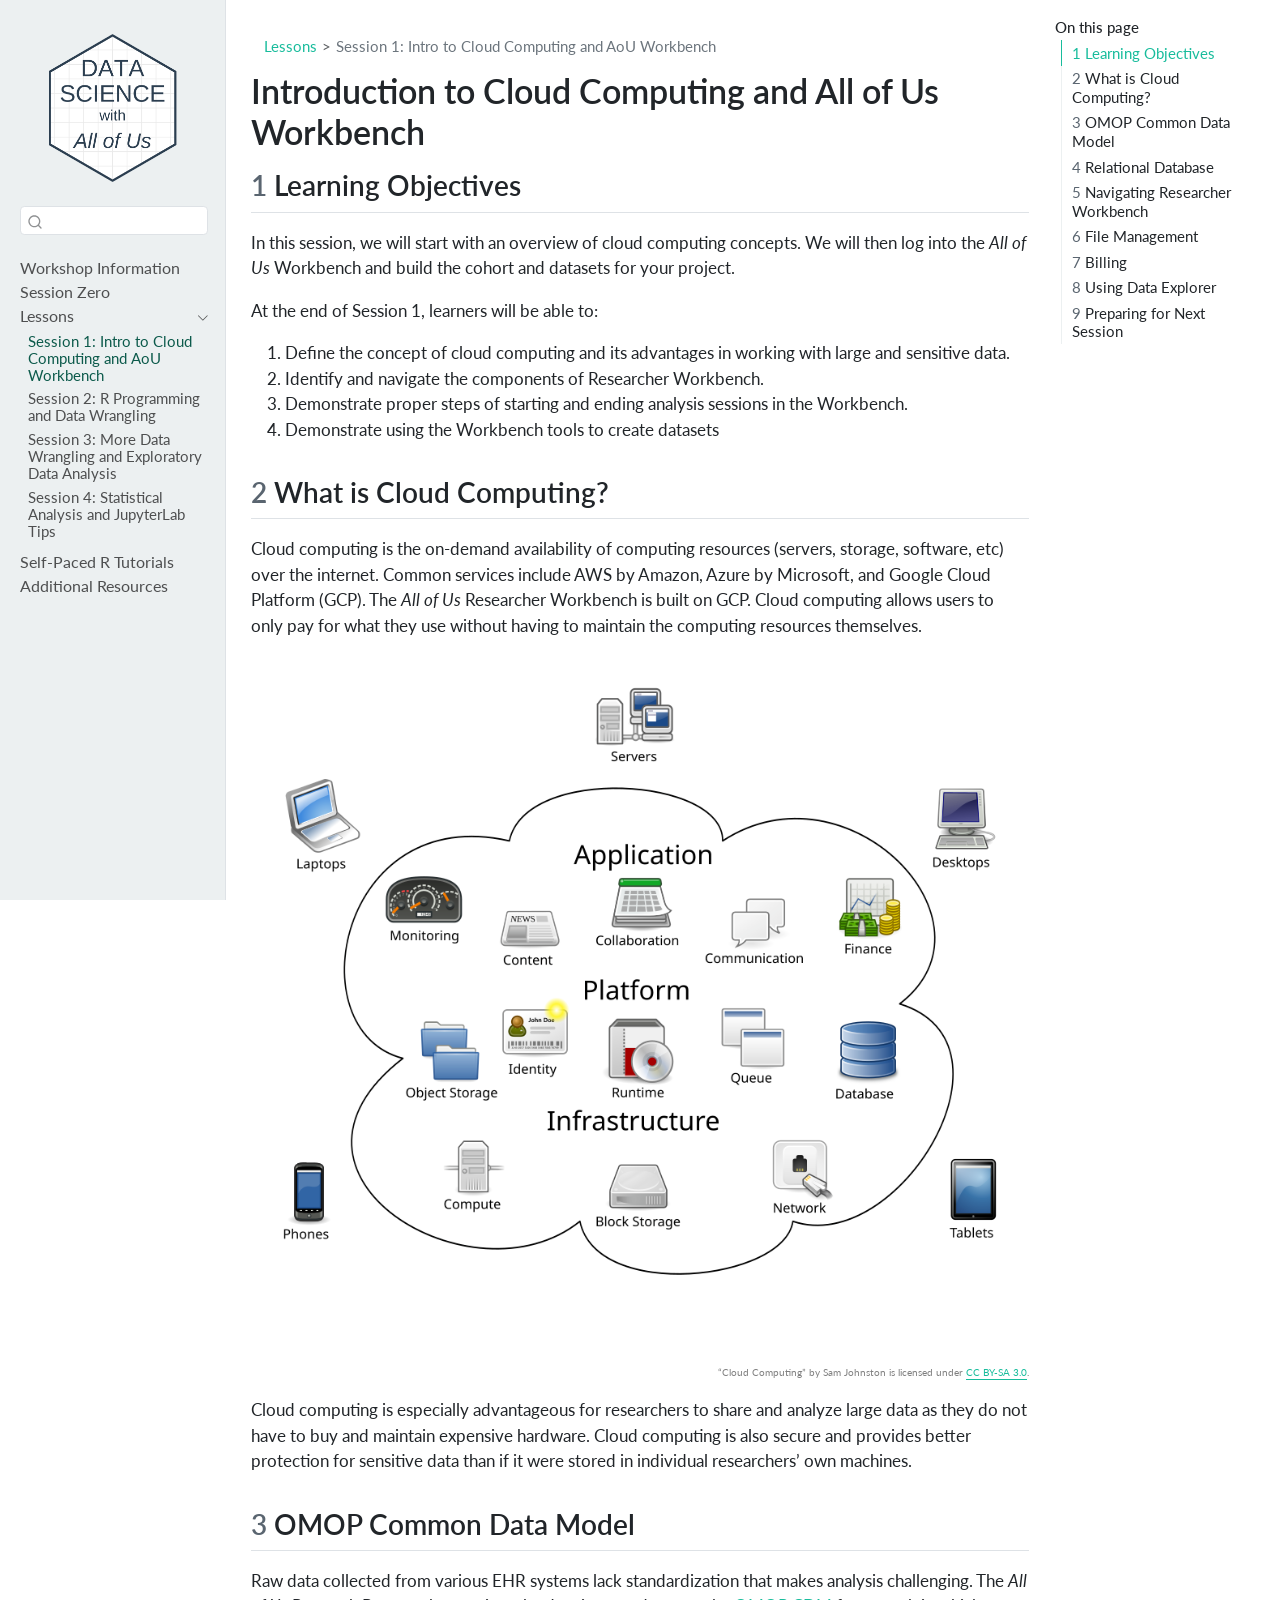
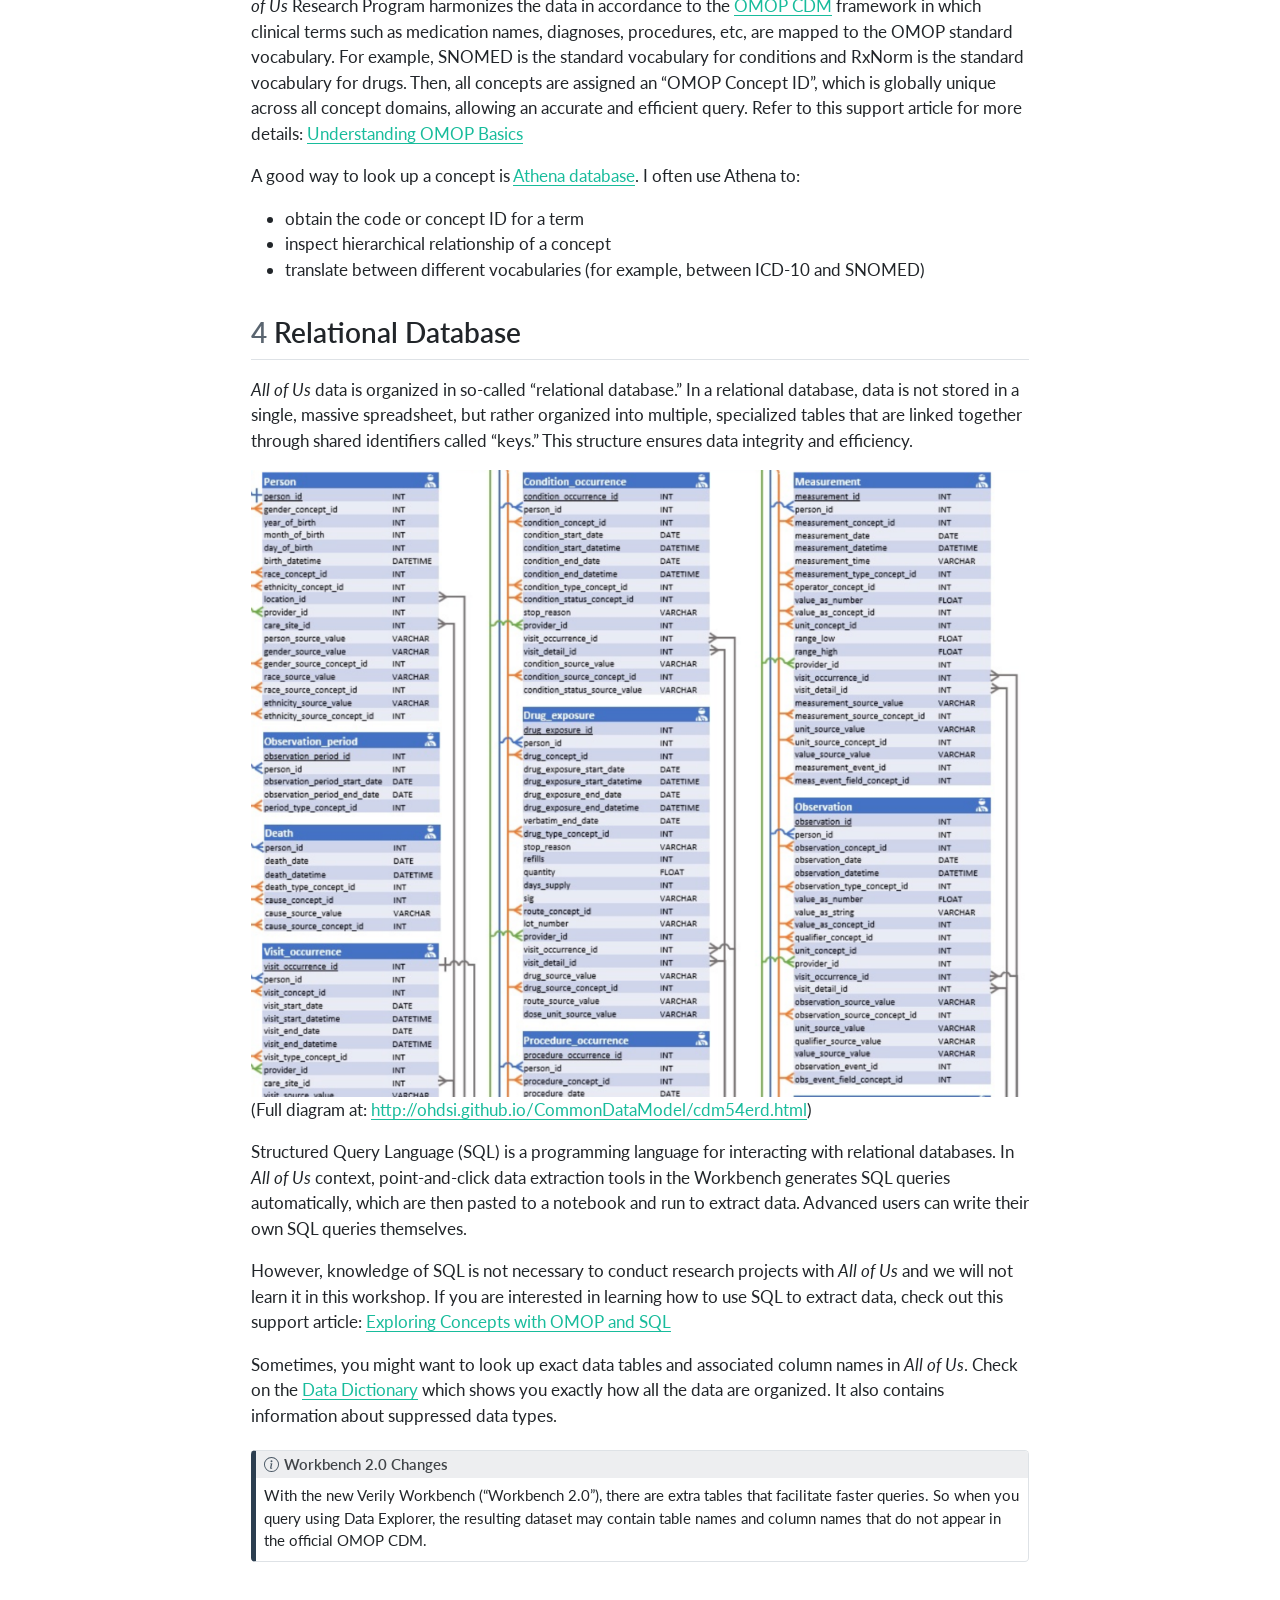
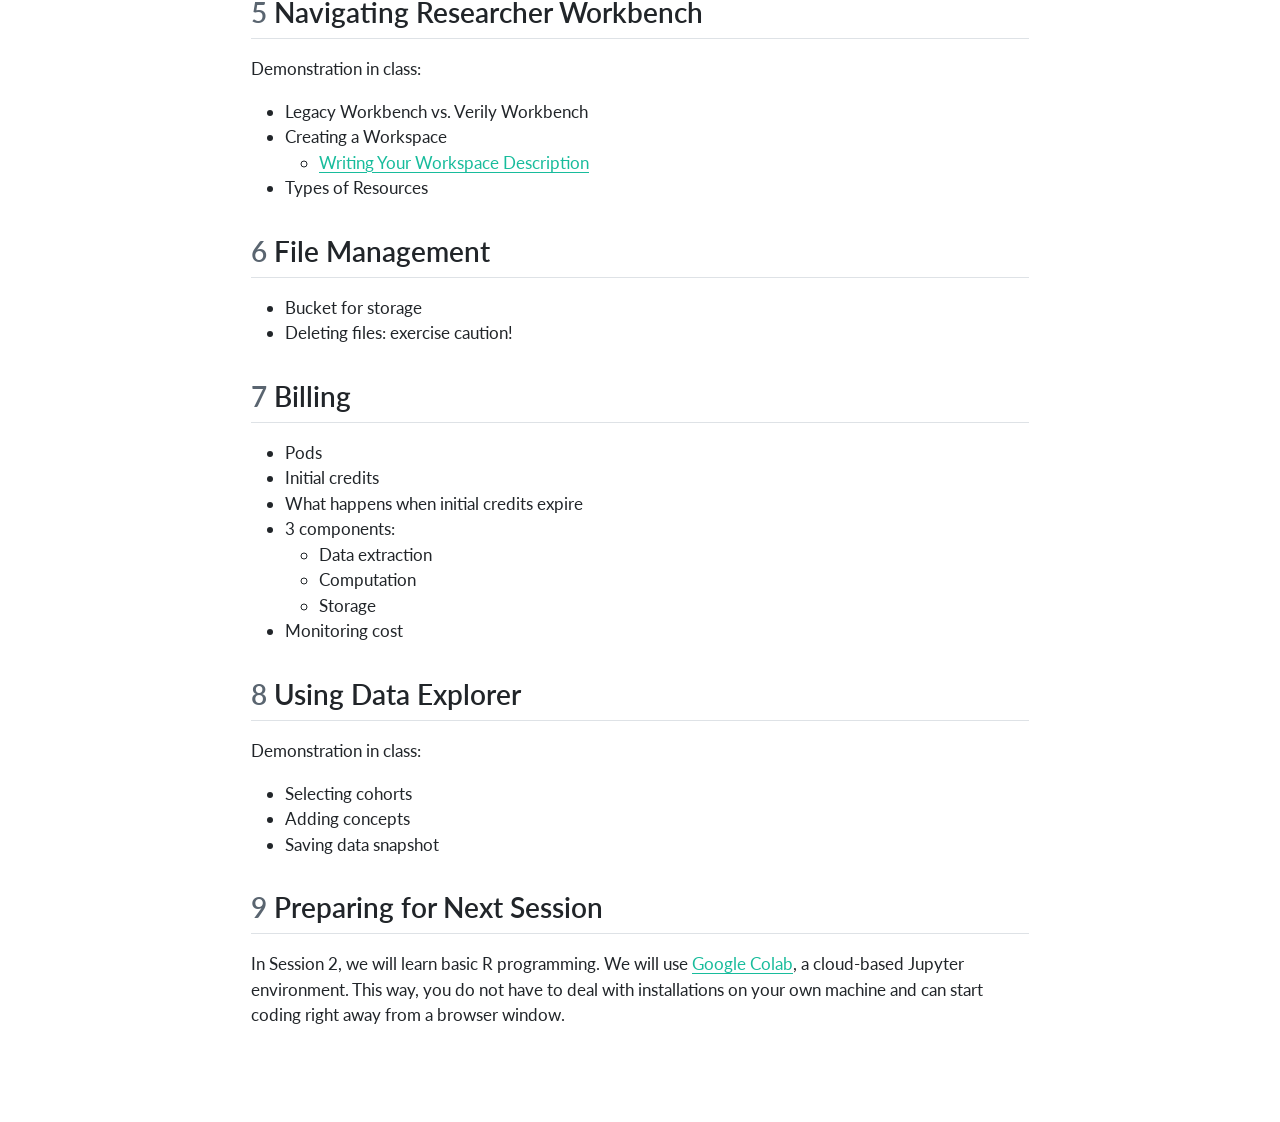
<file: session-1.html>
<!DOCTYPE html>
<html xmlns="http://www.w3.org/1999/xhtml" lang="en" xml:lang="en"><head>

<meta charset="utf-8">
<meta name="generator" content="quarto-1.8.27">

<meta name="viewport" content="width=device-width, initial-scale=1.0, user-scalable=yes">


<title>Introduction to Cloud Computing and All of Us Workbench – AoU Workshop</title>
<style>
code{white-space: pre-wrap;}
span.smallcaps{font-variant: small-caps;}
div.columns{display: flex; gap: min(4vw, 1.5em);}
div.column{flex: auto; overflow-x: auto;}
div.hanging-indent{margin-left: 1.5em; text-indent: -1.5em;}
ul.task-list{list-style: none;}
ul.task-list li input[type="checkbox"] {
  width: 0.8em;
  margin: 0 0.8em 0.2em -1em; /* quarto-specific, see https://github.com/quarto-dev/quarto-cli/issues/4556 */ 
  vertical-align: middle;
}
</style>


<script src="site_libs/quarto-nav/quarto-nav.js"></script>
<script src="site_libs/quarto-nav/headroom.min.js"></script>
<script src="site_libs/clipboard/clipboard.min.js"></script>
<script src="site_libs/quarto-search/autocomplete.umd.js"></script>
<script src="site_libs/quarto-search/fuse.min.js"></script>
<script src="site_libs/quarto-search/quarto-search.js"></script>
<meta name="quarto:offset" content="./">
<script src="site_libs/quarto-html/quarto.js" type="module"></script>
<script src="site_libs/quarto-html/tabsets/tabsets.js" type="module"></script>
<script src="site_libs/quarto-html/axe/axe-check.js" type="module"></script>
<script src="site_libs/quarto-html/popper.min.js"></script>
<script src="site_libs/quarto-html/tippy.umd.min.js"></script>
<script src="site_libs/quarto-html/anchor.min.js"></script>
<link href="site_libs/quarto-html/tippy.css" rel="stylesheet">
<link href="site_libs/quarto-html/quarto-syntax-highlighting-ed96de9b727972fe78a7b5d16c58bf87.css" rel="stylesheet" id="quarto-text-highlighting-styles">
<script src="site_libs/bootstrap/bootstrap.min.js"></script>
<link href="site_libs/bootstrap/bootstrap-icons.css" rel="stylesheet">
<link href="site_libs/bootstrap/bootstrap-820421534fc26536042fa068055439ec.min.css" rel="stylesheet" append-hash="true" id="quarto-bootstrap" data-mode="light">
<script id="quarto-search-options" type="application/json">{
  "location": "sidebar",
  "copy-button": false,
  "collapse-after": 3,
  "panel-placement": "start",
  "type": "textbox",
  "limit": 50,
  "keyboard-shortcut": [
    "f",
    "/",
    "s"
  ],
  "show-item-context": false,
  "language": {
    "search-no-results-text": "No results",
    "search-matching-documents-text": "matching documents",
    "search-copy-link-title": "Copy link to search",
    "search-hide-matches-text": "Hide additional matches",
    "search-more-match-text": "more match in this document",
    "search-more-matches-text": "more matches in this document",
    "search-clear-button-title": "Clear",
    "search-text-placeholder": "",
    "search-detached-cancel-button-title": "Cancel",
    "search-submit-button-title": "Submit",
    "search-label": "Search"
  }
}</script>


<link rel="stylesheet" href="styles.css">
</head>

<body class="nav-sidebar docked quarto-light">

<div id="quarto-search-results"></div>
  <header id="quarto-header" class="headroom fixed-top">
  <nav class="quarto-secondary-nav">
    <div class="container-fluid d-flex">
      <button type="button" class="quarto-btn-toggle btn" data-bs-toggle="collapse" role="button" data-bs-target=".quarto-sidebar-collapse-item" aria-controls="quarto-sidebar" aria-expanded="false" aria-label="Toggle sidebar navigation" onclick="if (window.quartoToggleHeadroom) { window.quartoToggleHeadroom(); }">
        <i class="bi bi-layout-text-sidebar-reverse"></i>
      </button>
        <nav class="quarto-page-breadcrumbs" aria-label="breadcrumb"><ol class="breadcrumb"><li class="breadcrumb-item"><a href="./session-1.html">Lessons</a></li><li class="breadcrumb-item"><a href="./session-1.html">Session 1: Intro to Cloud Computing and AoU Workbench</a></li></ol></nav>
        <a class="flex-grow-1" role="navigation" data-bs-toggle="collapse" data-bs-target=".quarto-sidebar-collapse-item" aria-controls="quarto-sidebar" aria-expanded="false" aria-label="Toggle sidebar navigation" onclick="if (window.quartoToggleHeadroom) { window.quartoToggleHeadroom(); }">      
        </a>
      <button type="button" class="btn quarto-search-button" aria-label="Search" onclick="window.quartoOpenSearch();">
        <i class="bi bi-search"></i>
      </button>
    </div>
  </nav>
</header>
<!-- content -->
<div id="quarto-content" class="quarto-container page-columns page-rows-contents page-layout-article">
<!-- sidebar -->
  <nav id="quarto-sidebar" class="sidebar collapse collapse-horizontal quarto-sidebar-collapse-item sidebar-navigation docked overflow-auto">
    <div class="pt-lg-2 mt-2 text-left sidebar-header">
      <a href="./index.html" class="sidebar-logo-link">
      <img src="./hex-logo.png" alt="" class="sidebar-logo light-content py-0 d-lg-inline d-none">
      <img src="./hex-logo.png" alt="" class="sidebar-logo dark-content py-0 d-lg-inline d-none">
      </a>
      </div>
        <div class="mt-2 flex-shrink-0 align-items-center">
        <div class="sidebar-search">
        <div id="quarto-search" class="" title="Search"></div>
        </div>
        </div>
    <div class="sidebar-menu-container"> 
    <ul class="list-unstyled mt-1">
        <li class="sidebar-item">
  <div class="sidebar-item-container"> 
  <a href="./index.html" class="sidebar-item-text sidebar-link">
 <span class="menu-text">Workshop Information</span></a>
  </div>
</li>
        <li class="sidebar-item">
  <div class="sidebar-item-container"> 
  <a href="./session-0.html" class="sidebar-item-text sidebar-link">
 <span class="menu-text">Session Zero</span></a>
  </div>
</li>
        <li class="sidebar-item sidebar-item-section">
      <div class="sidebar-item-container"> 
            <a class="sidebar-item-text sidebar-link text-start" data-bs-toggle="collapse" data-bs-target="#quarto-sidebar-section-1" role="navigation" aria-expanded="true">
 <span class="menu-text">Lessons</span></a>
          <a class="sidebar-item-toggle text-start" data-bs-toggle="collapse" data-bs-target="#quarto-sidebar-section-1" role="navigation" aria-expanded="true" aria-label="Toggle section">
            <i class="bi bi-chevron-right ms-2"></i>
          </a> 
      </div>
      <ul id="quarto-sidebar-section-1" class="collapse list-unstyled sidebar-section depth1 show">  
          <li class="sidebar-item">
  <div class="sidebar-item-container"> 
  <a href="./session-1.html" class="sidebar-item-text sidebar-link active">
 <span class="menu-text">Session 1: Intro to Cloud Computing and AoU Workbench</span></a>
  </div>
</li>
          <li class="sidebar-item">
  <div class="sidebar-item-container"> 
  <a href="./session-2.html" class="sidebar-item-text sidebar-link">
 <span class="menu-text">Session 2: R Programming and Data Wrangling</span></a>
  </div>
</li>
          <li class="sidebar-item">
  <div class="sidebar-item-container"> 
  <a href="./session-3.html" class="sidebar-item-text sidebar-link">
 <span class="menu-text">Session 3: More Data Wrangling and Exploratory Data Analysis</span></a>
  </div>
</li>
          <li class="sidebar-item">
  <div class="sidebar-item-container"> 
  <a href="./session-4.html" class="sidebar-item-text sidebar-link">
 <span class="menu-text">Session 4: Statistical Analysis and JupyterLab Tips</span></a>
  </div>
</li>
      </ul>
  </li>
        <li class="sidebar-item">
  <div class="sidebar-item-container"> 
  <a href="./tutorials.html" class="sidebar-item-text sidebar-link">
 <span class="menu-text">Self-Paced R Tutorials</span></a>
  </div>
</li>
        <li class="sidebar-item">
  <div class="sidebar-item-container"> 
  <a href="./resources.html" class="sidebar-item-text sidebar-link">
 <span class="menu-text">Additional Resources</span></a>
  </div>
</li>
    </ul>
    </div>
</nav>
<div id="quarto-sidebar-glass" class="quarto-sidebar-collapse-item" data-bs-toggle="collapse" data-bs-target=".quarto-sidebar-collapse-item"></div>
<!-- margin-sidebar -->
    <div id="quarto-margin-sidebar" class="sidebar margin-sidebar">
        <nav id="TOC" role="doc-toc" class="toc-active">
    <h2 id="toc-title">On this page</h2>
   
  <ul>
  <li><a href="#learning-objectives" id="toc-learning-objectives" class="nav-link active" data-scroll-target="#learning-objectives"><span class="header-section-number">1</span> Learning Objectives</a></li>
  <li><a href="#what-is-cloud-computing" id="toc-what-is-cloud-computing" class="nav-link" data-scroll-target="#what-is-cloud-computing"><span class="header-section-number">2</span> What is Cloud Computing?</a></li>
  <li><a href="#omop-common-data-model" id="toc-omop-common-data-model" class="nav-link" data-scroll-target="#omop-common-data-model"><span class="header-section-number">3</span> OMOP Common Data Model</a></li>
  <li><a href="#relational-database" id="toc-relational-database" class="nav-link" data-scroll-target="#relational-database"><span class="header-section-number">4</span> Relational Database</a></li>
  <li><a href="#navigating-researcher-workbench" id="toc-navigating-researcher-workbench" class="nav-link" data-scroll-target="#navigating-researcher-workbench"><span class="header-section-number">5</span> Navigating Researcher Workbench</a></li>
  <li><a href="#file-management" id="toc-file-management" class="nav-link" data-scroll-target="#file-management"><span class="header-section-number">6</span> File Management</a></li>
  <li><a href="#billing" id="toc-billing" class="nav-link" data-scroll-target="#billing"><span class="header-section-number">7</span> Billing</a></li>
  <li><a href="#using-data-explorer" id="toc-using-data-explorer" class="nav-link" data-scroll-target="#using-data-explorer"><span class="header-section-number">8</span> Using Data Explorer</a></li>
  <li><a href="#preparing-for-next-session" id="toc-preparing-for-next-session" class="nav-link" data-scroll-target="#preparing-for-next-session"><span class="header-section-number">9</span> Preparing for Next Session</a></li>
  </ul>
</nav>
    </div>
<!-- main -->
<main class="content" id="quarto-document-content">

<header id="title-block-header" class="quarto-title-block default"><nav class="quarto-page-breadcrumbs quarto-title-breadcrumbs d-none d-lg-block" aria-label="breadcrumb"><ol class="breadcrumb"><li class="breadcrumb-item"><a href="./session-1.html">Lessons</a></li><li class="breadcrumb-item"><a href="./session-1.html">Session 1: Intro to Cloud Computing and AoU Workbench</a></li></ol></nav>
<div class="quarto-title">
<h1 class="title">Introduction to Cloud Computing and All of Us Workbench</h1>
</div>



<div class="quarto-title-meta">

    
  
    
  </div>
  


</header>


<section id="learning-objectives" class="level2" data-number="1">
<h2 data-number="1" class="anchored" data-anchor-id="learning-objectives"><span class="header-section-number">1</span> Learning Objectives</h2>
<p>In this session, we will start with an overview of cloud computing concepts. We will then log into the <em>All of Us</em> Workbench and build the cohort and datasets for your project.</p>
<p>At the end of Session 1, learners will be able to:</p>
<ol type="1">
<li>Define the concept of cloud computing and its advantages in working with large and sensitive data.</li>
<li>Identify and navigate the components of Researcher Workbench.</li>
<li>Demonstrate proper steps of starting and ending analysis sessions in the Workbench.</li>
<li>Demonstrate using the Workbench tools to create datasets</li>
</ol>
</section>
<section id="what-is-cloud-computing" class="level2" data-number="2">
<h2 data-number="2" class="anchored" data-anchor-id="what-is-cloud-computing"><span class="header-section-number">2</span> What is Cloud Computing?</h2>
<p>Cloud computing is the on-demand availability of computing resources (servers, storage, software, etc) over the internet. Common services include AWS by Amazon, Azure by Microsoft, and Google Cloud Platform (GCP). The <em>All of Us</em> Researcher Workbench is built on GCP. Cloud computing allows users to only pay for what they use without having to maintain the computing resources themselves.</p>
<img src="images/session-1/cloud_computing.png" class="img-fluid">
<p class="image-attribution">
“Cloud Computing” by Sam Johnston is licensed under <a href="https://creativecommons.org/licenses/by-sa/3.0/">CC BY-SA 3.0</a>.
</p>
<p>Cloud computing is especially advantageous for researchers to share and analyze large data as they do not have to buy and maintain expensive hardware. Cloud computing is also secure and provides better protection for sensitive data than if it were stored in individual researchers’ own machines.</p>
</section>
<section id="omop-common-data-model" class="level2" data-number="3">
<h2 data-number="3" class="anchored" data-anchor-id="omop-common-data-model"><span class="header-section-number">3</span> OMOP Common Data Model</h2>
<p>Raw data collected from various EHR systems lack standardization that makes analysis challenging. The <em>All of Us</em> Research Program harmonizes the data in accordance to the <a href="https://ohdsi.github.io/CommonDataModel/index.html">OMOP CDM</a> framework in which clinical terms such as medication names, diagnoses, procedures, etc, are mapped to the OMOP standard vocabulary. For example, SNOMED is the standard vocabulary for conditions and RxNorm is the standard vocabulary for drugs. Then, all concepts are assigned an “OMOP Concept ID”, which is globally unique across all concept domains, allowing an accurate and efficient query. Refer to this support article for more details: <a href="https://support.researchallofus.org/hc/en-us/articles/360039585391-Understanding-OMOP-Basics">Understanding OMOP Basics</a></p>
<p>A good way to look up a concept is <a href="https://athena.ohdsi.org">Athena database</a>. I often use Athena to:</p>
<ul>
<li>obtain the code or concept ID for a term</li>
<li>inspect hierarchical relationship of a concept</li>
<li>translate between different vocabularies (for example, between ICD-10 and SNOMED)</li>
</ul>
</section>
<section id="relational-database" class="level2" data-number="4">
<h2 data-number="4" class="anchored" data-anchor-id="relational-database"><span class="header-section-number">4</span> Relational Database</h2>
<p><em>All of Us</em> data is organized in so-called “relational database.” In a relational database, data is not stored in a single, massive spreadsheet, but rather organized into multiple, specialized tables that are linked together through shared identifiers called “keys.” This structure ensures data integrity and efficiency.</p>
<p><img src="images/session-1/omop_cdm_str.png" class="img-fluid"> (Full diagram at: <a href="http://ohdsi.github.io/CommonDataModel/cdm54erd.html" class="uri">http://ohdsi.github.io/CommonDataModel/cdm54erd.html</a>)</p>
<p>Structured Query Language (SQL) is a programming language for interacting with relational databases. In <em>All of Us</em> context, point-and-click data extraction tools in the Workbench generates SQL queries automatically, which are then pasted to a notebook and run to extract data. Advanced users can write their own SQL queries themselves.</p>
<p>However, knowledge of SQL is not necessary to conduct research projects with <em>All of Us</em> and we will not learn it in this workshop. If you are interested in learning how to use SQL to extract data, check out this support article: <a href="https://support.researchallofus.org/hc/en-us/articles/360039585491-Exploring-Concepts-with-OMOP-and-SQL">Exploring Concepts with OMOP and SQL</a></p>
<p>Sometimes, you might want to look up exact data tables and associated column names in <em>All of Us</em>. Check on the <a href="https://support.researchallofus.org/hc/en-us/articles/360033200232-Data-Dictionaries">Data Dictionary</a> which shows you exactly how all the data are organized. It also contains information about suppressed data types.</p>
<div class="callout callout-style-default callout-note callout-titled">
<div class="callout-header d-flex align-content-center">
<div class="callout-icon-container">
<i class="callout-icon"></i>
</div>
<div class="callout-title-container flex-fill">
<span class="screen-reader-only">Note</span>Workbench 2.0 Changes
</div>
</div>
<div class="callout-body-container callout-body">
<p>With the new Verily Workbench (“Workbench 2.0”), there are extra tables that facilitate faster queries. So when you query using Data Explorer, the resulting dataset may contain table names and column names that do not appear in the official OMOP CDM.</p>
</div>
</div>
</section>
<section id="navigating-researcher-workbench" class="level2" data-number="5">
<h2 data-number="5" class="anchored" data-anchor-id="navigating-researcher-workbench"><span class="header-section-number">5</span> Navigating Researcher Workbench</h2>
<p>Demonstration in class:</p>
<ul>
<li>Legacy Workbench vs.&nbsp;Verily Workbench</li>
<li>Creating a Workspace
<ul>
<li><a href="https://support.researchallofus.org/hc/en-us/articles/30351591538580-Writing-Your-Workspace-Description">Writing Your Workspace Description</a></li>
</ul></li>
<li>Types of Resources</li>
</ul>
</section>
<section id="file-management" class="level2" data-number="6">
<h2 data-number="6" class="anchored" data-anchor-id="file-management"><span class="header-section-number">6</span> File Management</h2>
<ul>
<li>Bucket for storage</li>
<li>Deleting files: exercise caution!</li>
</ul>
</section>
<section id="billing" class="level2" data-number="7">
<h2 data-number="7" class="anchored" data-anchor-id="billing"><span class="header-section-number">7</span> Billing</h2>
<ul>
<li>Pods</li>
<li>Initial credits</li>
<li>What happens when initial credits expire</li>
<li>3 components:
<ul>
<li>Data extraction</li>
<li>Computation</li>
<li>Storage</li>
</ul></li>
<li>Monitoring cost</li>
</ul>
</section>
<section id="using-data-explorer" class="level2" data-number="8">
<h2 data-number="8" class="anchored" data-anchor-id="using-data-explorer"><span class="header-section-number">8</span> Using Data Explorer</h2>
<p>Demonstration in class:</p>
<ul>
<li>Selecting cohorts</li>
<li>Adding concepts</li>
<li>Saving data snapshot</li>
</ul>
</section>
<section id="preparing-for-next-session" class="level2" data-number="9">
<h2 data-number="9" class="anchored" data-anchor-id="preparing-for-next-session"><span class="header-section-number">9</span> Preparing for Next Session</h2>
<p>In Session 2, we will learn basic R programming. We will use <a href="https://colab.research.google.com">Google Colab</a>, a cloud-based Jupyter environment. This way, you do not have to deal with installations on your own machine and can start coding right away from a browser window.</p>


</section>

</main> <!-- /main -->
<script id="quarto-html-after-body" type="application/javascript">
  window.document.addEventListener("DOMContentLoaded", function (event) {
    const icon = "";
    const anchorJS = new window.AnchorJS();
    anchorJS.options = {
      placement: 'right',
      icon: icon
    };
    anchorJS.add('.anchored');
    const isCodeAnnotation = (el) => {
      for (const clz of el.classList) {
        if (clz.startsWith('code-annotation-')) {                     
          return true;
        }
      }
      return false;
    }
    const onCopySuccess = function(e) {
      // button target
      const button = e.trigger;
      // don't keep focus
      button.blur();
      // flash "checked"
      button.classList.add('code-copy-button-checked');
      var currentTitle = button.getAttribute("title");
      button.setAttribute("title", "Copied!");
      let tooltip;
      if (window.bootstrap) {
        button.setAttribute("data-bs-toggle", "tooltip");
        button.setAttribute("data-bs-placement", "left");
        button.setAttribute("data-bs-title", "Copied!");
        tooltip = new bootstrap.Tooltip(button, 
          { trigger: "manual", 
            customClass: "code-copy-button-tooltip",
            offset: [0, -8]});
        tooltip.show();    
      }
      setTimeout(function() {
        if (tooltip) {
          tooltip.hide();
          button.removeAttribute("data-bs-title");
          button.removeAttribute("data-bs-toggle");
          button.removeAttribute("data-bs-placement");
        }
        button.setAttribute("title", currentTitle);
        button.classList.remove('code-copy-button-checked');
      }, 1000);
      // clear code selection
      e.clearSelection();
    }
    const getTextToCopy = function(trigger) {
      const outerScaffold = trigger.parentElement.cloneNode(true);
      const codeEl = outerScaffold.querySelector('code');
      for (const childEl of codeEl.children) {
        if (isCodeAnnotation(childEl)) {
          childEl.remove();
        }
      }
      return codeEl.innerText;
    }
    const clipboard = new window.ClipboardJS('.code-copy-button:not([data-in-quarto-modal])', {
      text: getTextToCopy
    });
    clipboard.on('success', onCopySuccess);
    if (window.document.getElementById('quarto-embedded-source-code-modal')) {
      const clipboardModal = new window.ClipboardJS('.code-copy-button[data-in-quarto-modal]', {
        text: getTextToCopy,
        container: window.document.getElementById('quarto-embedded-source-code-modal')
      });
      clipboardModal.on('success', onCopySuccess);
    }
      var localhostRegex = new RegExp(/^(?:http|https):\/\/localhost\:?[0-9]*\//);
      var mailtoRegex = new RegExp(/^mailto:/);
        var filterRegex = new RegExp("https:\/\/yesols\.github\.io\/aou-workshop\/");
      var isInternal = (href) => {
          return filterRegex.test(href) || localhostRegex.test(href) || mailtoRegex.test(href);
      }
      // Inspect non-navigation links and adorn them if external
     var links = window.document.querySelectorAll('a[href]:not(.nav-link):not(.navbar-brand):not(.toc-action):not(.sidebar-link):not(.sidebar-item-toggle):not(.pagination-link):not(.no-external):not([aria-hidden]):not(.dropdown-item):not(.quarto-navigation-tool):not(.about-link)');
      for (var i=0; i<links.length; i++) {
        const link = links[i];
        if (!isInternal(link.href)) {
          // undo the damage that might have been done by quarto-nav.js in the case of
          // links that we want to consider external
          if (link.dataset.originalHref !== undefined) {
            link.href = link.dataset.originalHref;
          }
            // target, if specified
            link.setAttribute("target", "_blank");
            if (link.getAttribute("rel") === null) {
              link.setAttribute("rel", "noopener");
            }
        }
      }
    function tippyHover(el, contentFn, onTriggerFn, onUntriggerFn) {
      const config = {
        allowHTML: true,
        maxWidth: 500,
        delay: 100,
        arrow: false,
        appendTo: function(el) {
            return el.parentElement;
        },
        interactive: true,
        interactiveBorder: 10,
        theme: 'quarto',
        placement: 'bottom-start',
      };
      if (contentFn) {
        config.content = contentFn;
      }
      if (onTriggerFn) {
        config.onTrigger = onTriggerFn;
      }
      if (onUntriggerFn) {
        config.onUntrigger = onUntriggerFn;
      }
      window.tippy(el, config); 
    }
    const noterefs = window.document.querySelectorAll('a[role="doc-noteref"]');
    for (var i=0; i<noterefs.length; i++) {
      const ref = noterefs[i];
      tippyHover(ref, function() {
        // use id or data attribute instead here
        let href = ref.getAttribute('data-footnote-href') || ref.getAttribute('href');
        try { href = new URL(href).hash; } catch {}
        const id = href.replace(/^#\/?/, "");
        const note = window.document.getElementById(id);
        if (note) {
          return note.innerHTML;
        } else {
          return "";
        }
      });
    }
    const xrefs = window.document.querySelectorAll('a.quarto-xref');
    const processXRef = (id, note) => {
      // Strip column container classes
      const stripColumnClz = (el) => {
        el.classList.remove("page-full", "page-columns");
        if (el.children) {
          for (const child of el.children) {
            stripColumnClz(child);
          }
        }
      }
      stripColumnClz(note)
      if (id === null || id.startsWith('sec-')) {
        // Special case sections, only their first couple elements
        const container = document.createElement("div");
        if (note.children && note.children.length > 2) {
          container.appendChild(note.children[0].cloneNode(true));
          for (let i = 1; i < note.children.length; i++) {
            const child = note.children[i];
            if (child.tagName === "P" && child.innerText === "") {
              continue;
            } else {
              container.appendChild(child.cloneNode(true));
              break;
            }
          }
          if (window.Quarto?.typesetMath) {
            window.Quarto.typesetMath(container);
          }
          return container.innerHTML
        } else {
          if (window.Quarto?.typesetMath) {
            window.Quarto.typesetMath(note);
          }
          return note.innerHTML;
        }
      } else {
        // Remove any anchor links if they are present
        const anchorLink = note.querySelector('a.anchorjs-link');
        if (anchorLink) {
          anchorLink.remove();
        }
        if (window.Quarto?.typesetMath) {
          window.Quarto.typesetMath(note);
        }
        if (note.classList.contains("callout")) {
          return note.outerHTML;
        } else {
          return note.innerHTML;
        }
      }
    }
    for (var i=0; i<xrefs.length; i++) {
      const xref = xrefs[i];
      tippyHover(xref, undefined, function(instance) {
        instance.disable();
        let url = xref.getAttribute('href');
        let hash = undefined; 
        if (url.startsWith('#')) {
          hash = url;
        } else {
          try { hash = new URL(url).hash; } catch {}
        }
        if (hash) {
          const id = hash.replace(/^#\/?/, "");
          const note = window.document.getElementById(id);
          if (note !== null) {
            try {
              const html = processXRef(id, note.cloneNode(true));
              instance.setContent(html);
            } finally {
              instance.enable();
              instance.show();
            }
          } else {
            // See if we can fetch this
            fetch(url.split('#')[0])
            .then(res => res.text())
            .then(html => {
              const parser = new DOMParser();
              const htmlDoc = parser.parseFromString(html, "text/html");
              const note = htmlDoc.getElementById(id);
              if (note !== null) {
                const html = processXRef(id, note);
                instance.setContent(html);
              } 
            }).finally(() => {
              instance.enable();
              instance.show();
            });
          }
        } else {
          // See if we can fetch a full url (with no hash to target)
          // This is a special case and we should probably do some content thinning / targeting
          fetch(url)
          .then(res => res.text())
          .then(html => {
            const parser = new DOMParser();
            const htmlDoc = parser.parseFromString(html, "text/html");
            const note = htmlDoc.querySelector('main.content');
            if (note !== null) {
              // This should only happen for chapter cross references
              // (since there is no id in the URL)
              // remove the first header
              if (note.children.length > 0 && note.children[0].tagName === "HEADER") {
                note.children[0].remove();
              }
              const html = processXRef(null, note);
              instance.setContent(html);
            } 
          }).finally(() => {
            instance.enable();
            instance.show();
          });
        }
      }, function(instance) {
      });
    }
        let selectedAnnoteEl;
        const selectorForAnnotation = ( cell, annotation) => {
          let cellAttr = 'data-code-cell="' + cell + '"';
          let lineAttr = 'data-code-annotation="' +  annotation + '"';
          const selector = 'span[' + cellAttr + '][' + lineAttr + ']';
          return selector;
        }
        const selectCodeLines = (annoteEl) => {
          const doc = window.document;
          const targetCell = annoteEl.getAttribute("data-target-cell");
          const targetAnnotation = annoteEl.getAttribute("data-target-annotation");
          const annoteSpan = window.document.querySelector(selectorForAnnotation(targetCell, targetAnnotation));
          const lines = annoteSpan.getAttribute("data-code-lines").split(",");
          const lineIds = lines.map((line) => {
            return targetCell + "-" + line;
          })
          let top = null;
          let height = null;
          let parent = null;
          if (lineIds.length > 0) {
              //compute the position of the single el (top and bottom and make a div)
              const el = window.document.getElementById(lineIds[0]);
              top = el.offsetTop;
              height = el.offsetHeight;
              parent = el.parentElement.parentElement;
            if (lineIds.length > 1) {
              const lastEl = window.document.getElementById(lineIds[lineIds.length - 1]);
              const bottom = lastEl.offsetTop + lastEl.offsetHeight;
              height = bottom - top;
            }
            if (top !== null && height !== null && parent !== null) {
              // cook up a div (if necessary) and position it 
              let div = window.document.getElementById("code-annotation-line-highlight");
              if (div === null) {
                div = window.document.createElement("div");
                div.setAttribute("id", "code-annotation-line-highlight");
                div.style.position = 'absolute';
                parent.appendChild(div);
              }
              div.style.top = top - 2 + "px";
              div.style.height = height + 4 + "px";
              div.style.left = 0;
              let gutterDiv = window.document.getElementById("code-annotation-line-highlight-gutter");
              if (gutterDiv === null) {
                gutterDiv = window.document.createElement("div");
                gutterDiv.setAttribute("id", "code-annotation-line-highlight-gutter");
                gutterDiv.style.position = 'absolute';
                const codeCell = window.document.getElementById(targetCell);
                const gutter = codeCell.querySelector('.code-annotation-gutter');
                gutter.appendChild(gutterDiv);
              }
              gutterDiv.style.top = top - 2 + "px";
              gutterDiv.style.height = height + 4 + "px";
            }
            selectedAnnoteEl = annoteEl;
          }
        };
        const unselectCodeLines = () => {
          const elementsIds = ["code-annotation-line-highlight", "code-annotation-line-highlight-gutter"];
          elementsIds.forEach((elId) => {
            const div = window.document.getElementById(elId);
            if (div) {
              div.remove();
            }
          });
          selectedAnnoteEl = undefined;
        };
          // Handle positioning of the toggle
      window.addEventListener(
        "resize",
        throttle(() => {
          elRect = undefined;
          if (selectedAnnoteEl) {
            selectCodeLines(selectedAnnoteEl);
          }
        }, 10)
      );
      function throttle(fn, ms) {
      let throttle = false;
      let timer;
        return (...args) => {
          if(!throttle) { // first call gets through
              fn.apply(this, args);
              throttle = true;
          } else { // all the others get throttled
              if(timer) clearTimeout(timer); // cancel #2
              timer = setTimeout(() => {
                fn.apply(this, args);
                timer = throttle = false;
              }, ms);
          }
        };
      }
        // Attach click handler to the DT
        const annoteDls = window.document.querySelectorAll('dt[data-target-cell]');
        for (const annoteDlNode of annoteDls) {
          annoteDlNode.addEventListener('click', (event) => {
            const clickedEl = event.target;
            if (clickedEl !== selectedAnnoteEl) {
              unselectCodeLines();
              const activeEl = window.document.querySelector('dt[data-target-cell].code-annotation-active');
              if (activeEl) {
                activeEl.classList.remove('code-annotation-active');
              }
              selectCodeLines(clickedEl);
              clickedEl.classList.add('code-annotation-active');
            } else {
              // Unselect the line
              unselectCodeLines();
              clickedEl.classList.remove('code-annotation-active');
            }
          });
        }
    const findCites = (el) => {
      const parentEl = el.parentElement;
      if (parentEl) {
        const cites = parentEl.dataset.cites;
        if (cites) {
          return {
            el,
            cites: cites.split(' ')
          };
        } else {
          return findCites(el.parentElement)
        }
      } else {
        return undefined;
      }
    };
    var bibliorefs = window.document.querySelectorAll('a[role="doc-biblioref"]');
    for (var i=0; i<bibliorefs.length; i++) {
      const ref = bibliorefs[i];
      const citeInfo = findCites(ref);
      if (citeInfo) {
        tippyHover(citeInfo.el, function() {
          var popup = window.document.createElement('div');
          citeInfo.cites.forEach(function(cite) {
            var citeDiv = window.document.createElement('div');
            citeDiv.classList.add('hanging-indent');
            citeDiv.classList.add('csl-entry');
            var biblioDiv = window.document.getElementById('ref-' + cite);
            if (biblioDiv) {
              citeDiv.innerHTML = biblioDiv.innerHTML;
            }
            popup.appendChild(citeDiv);
          });
          return popup.innerHTML;
        });
      }
    }
  });
  </script>
</div> <!-- /content -->




</body></html>
</file>
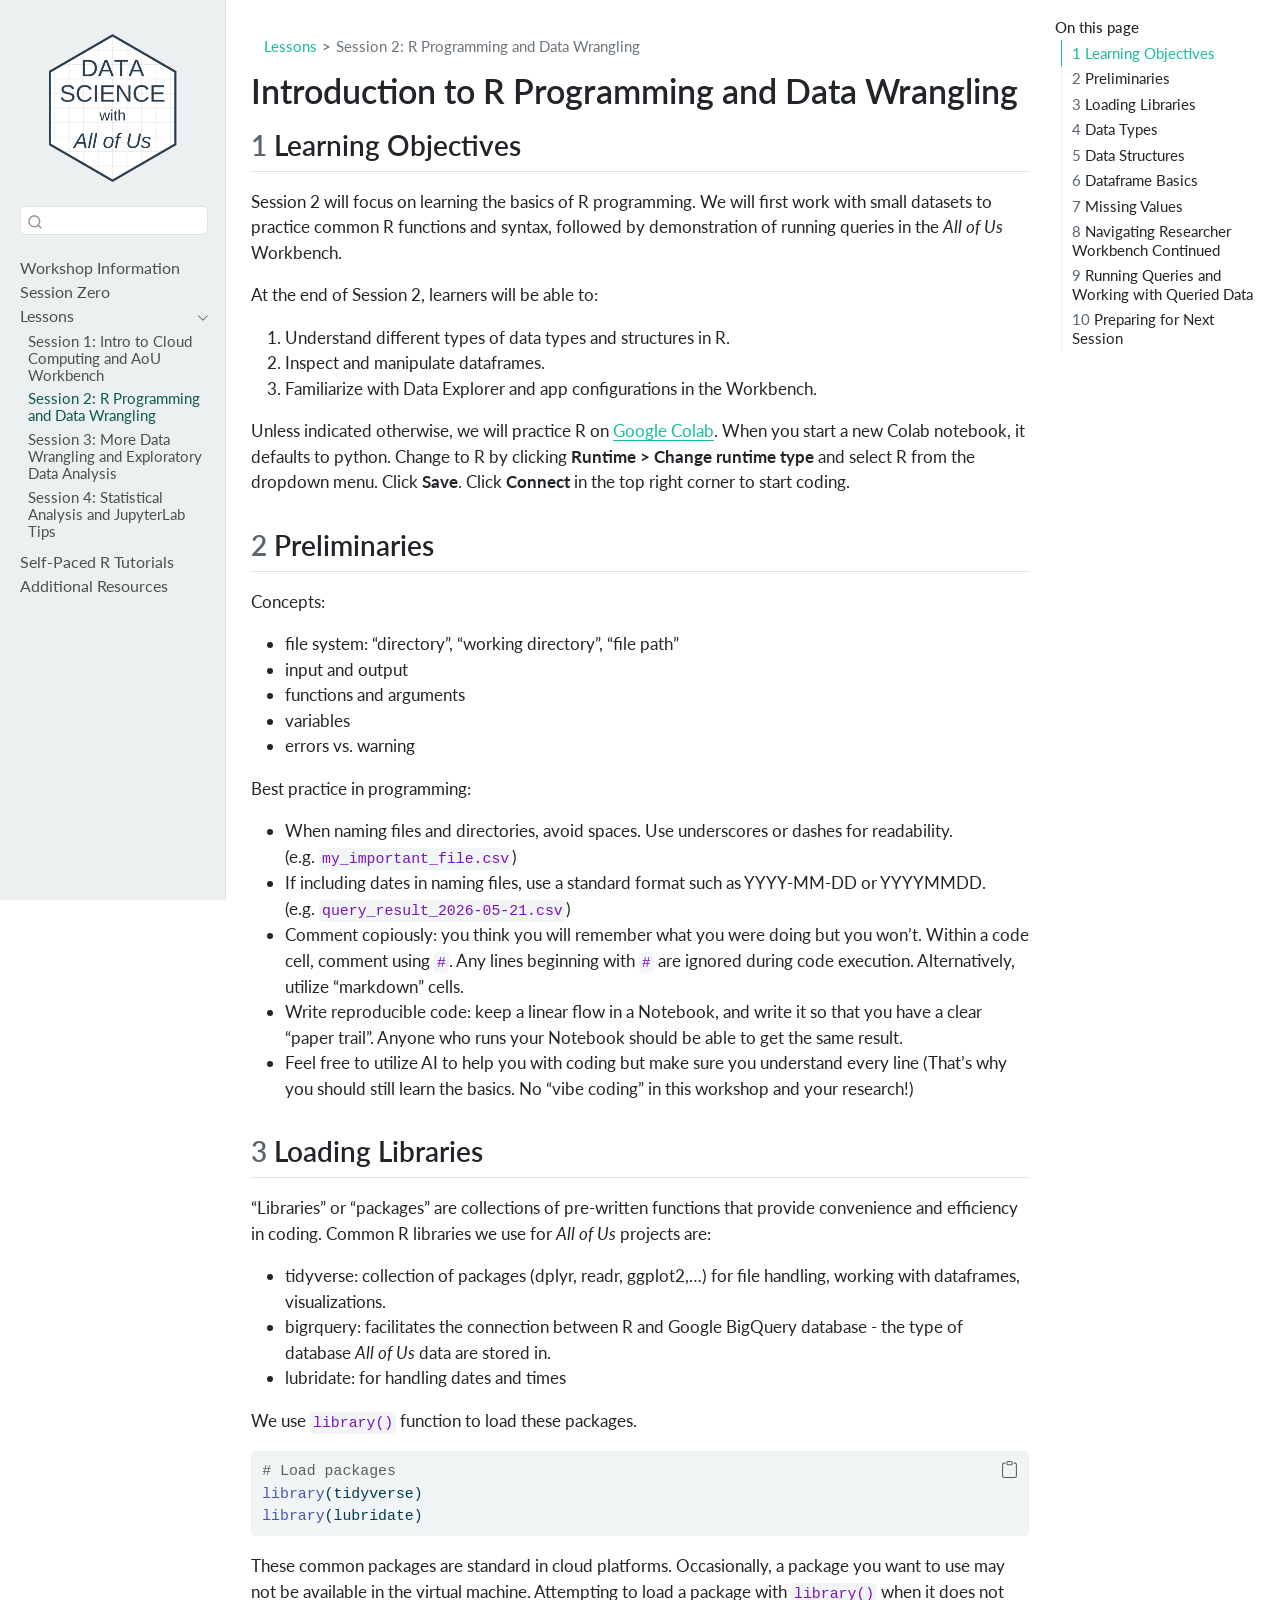
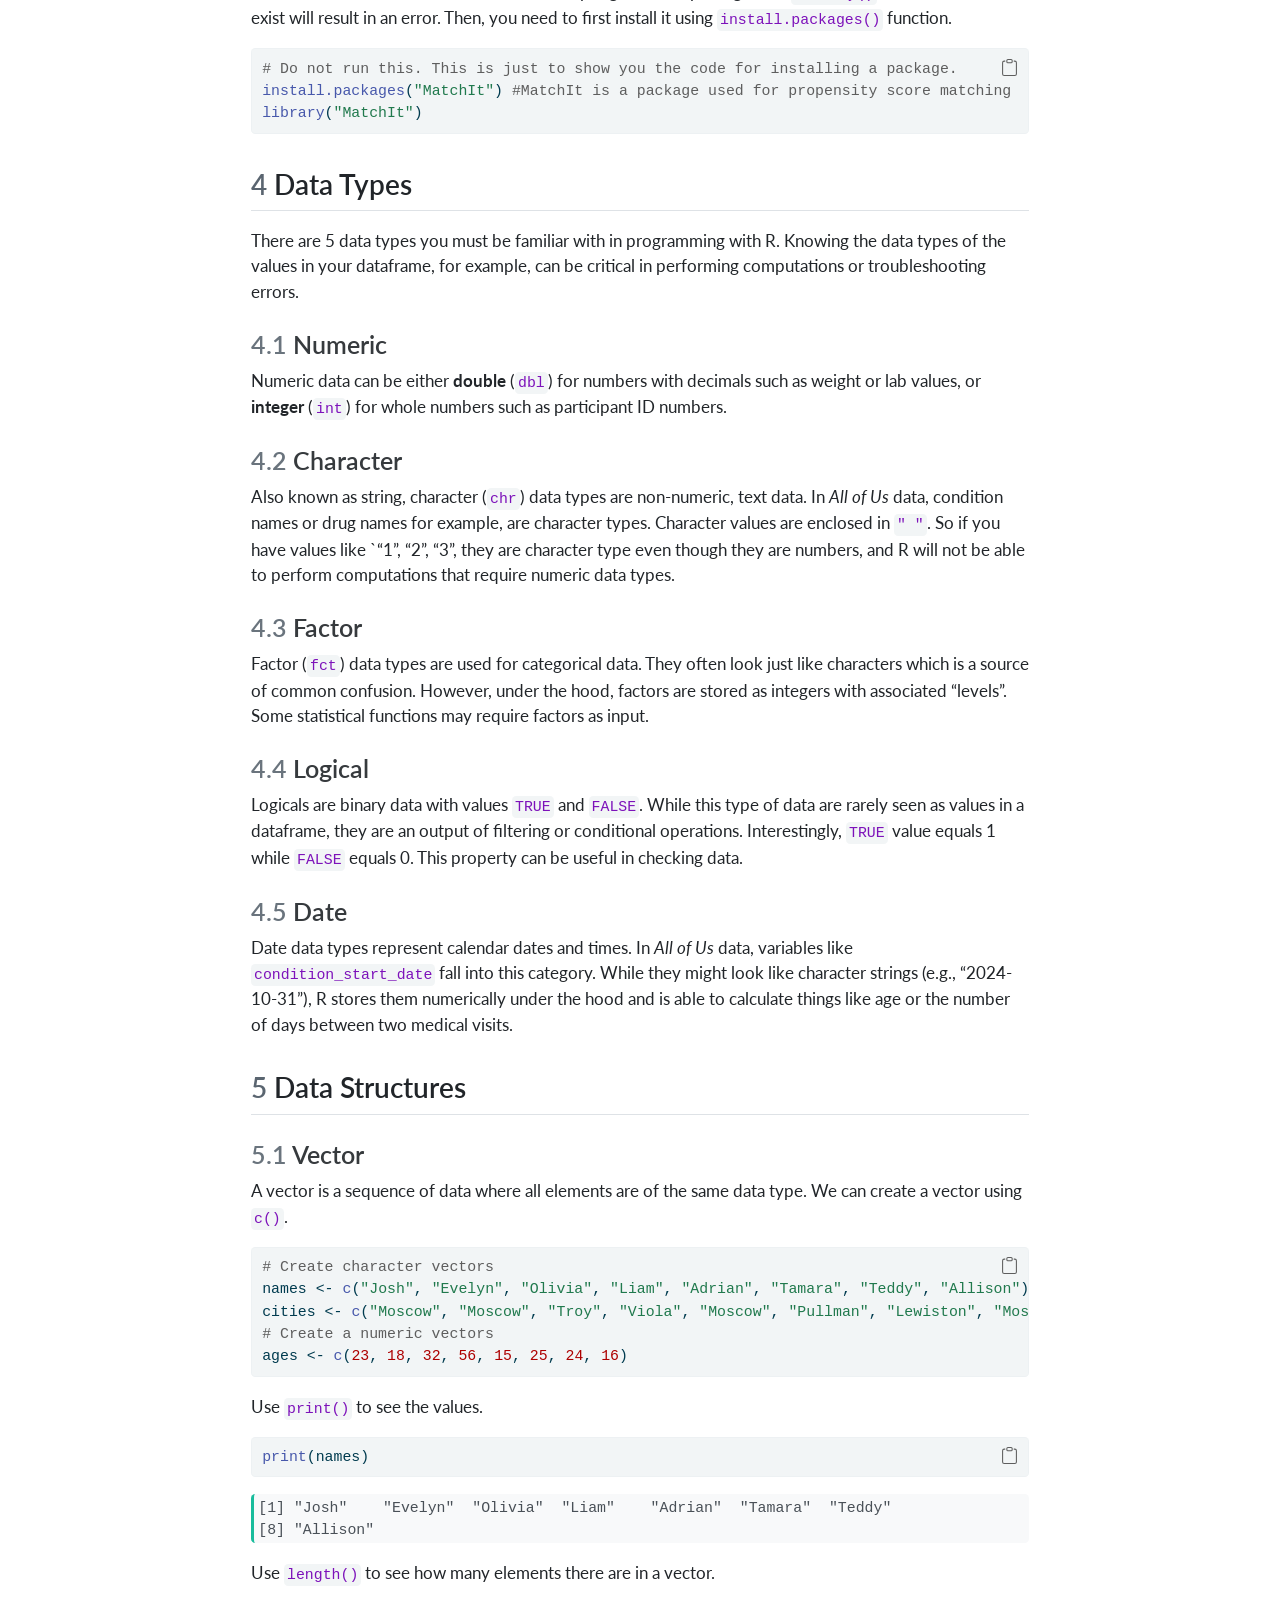
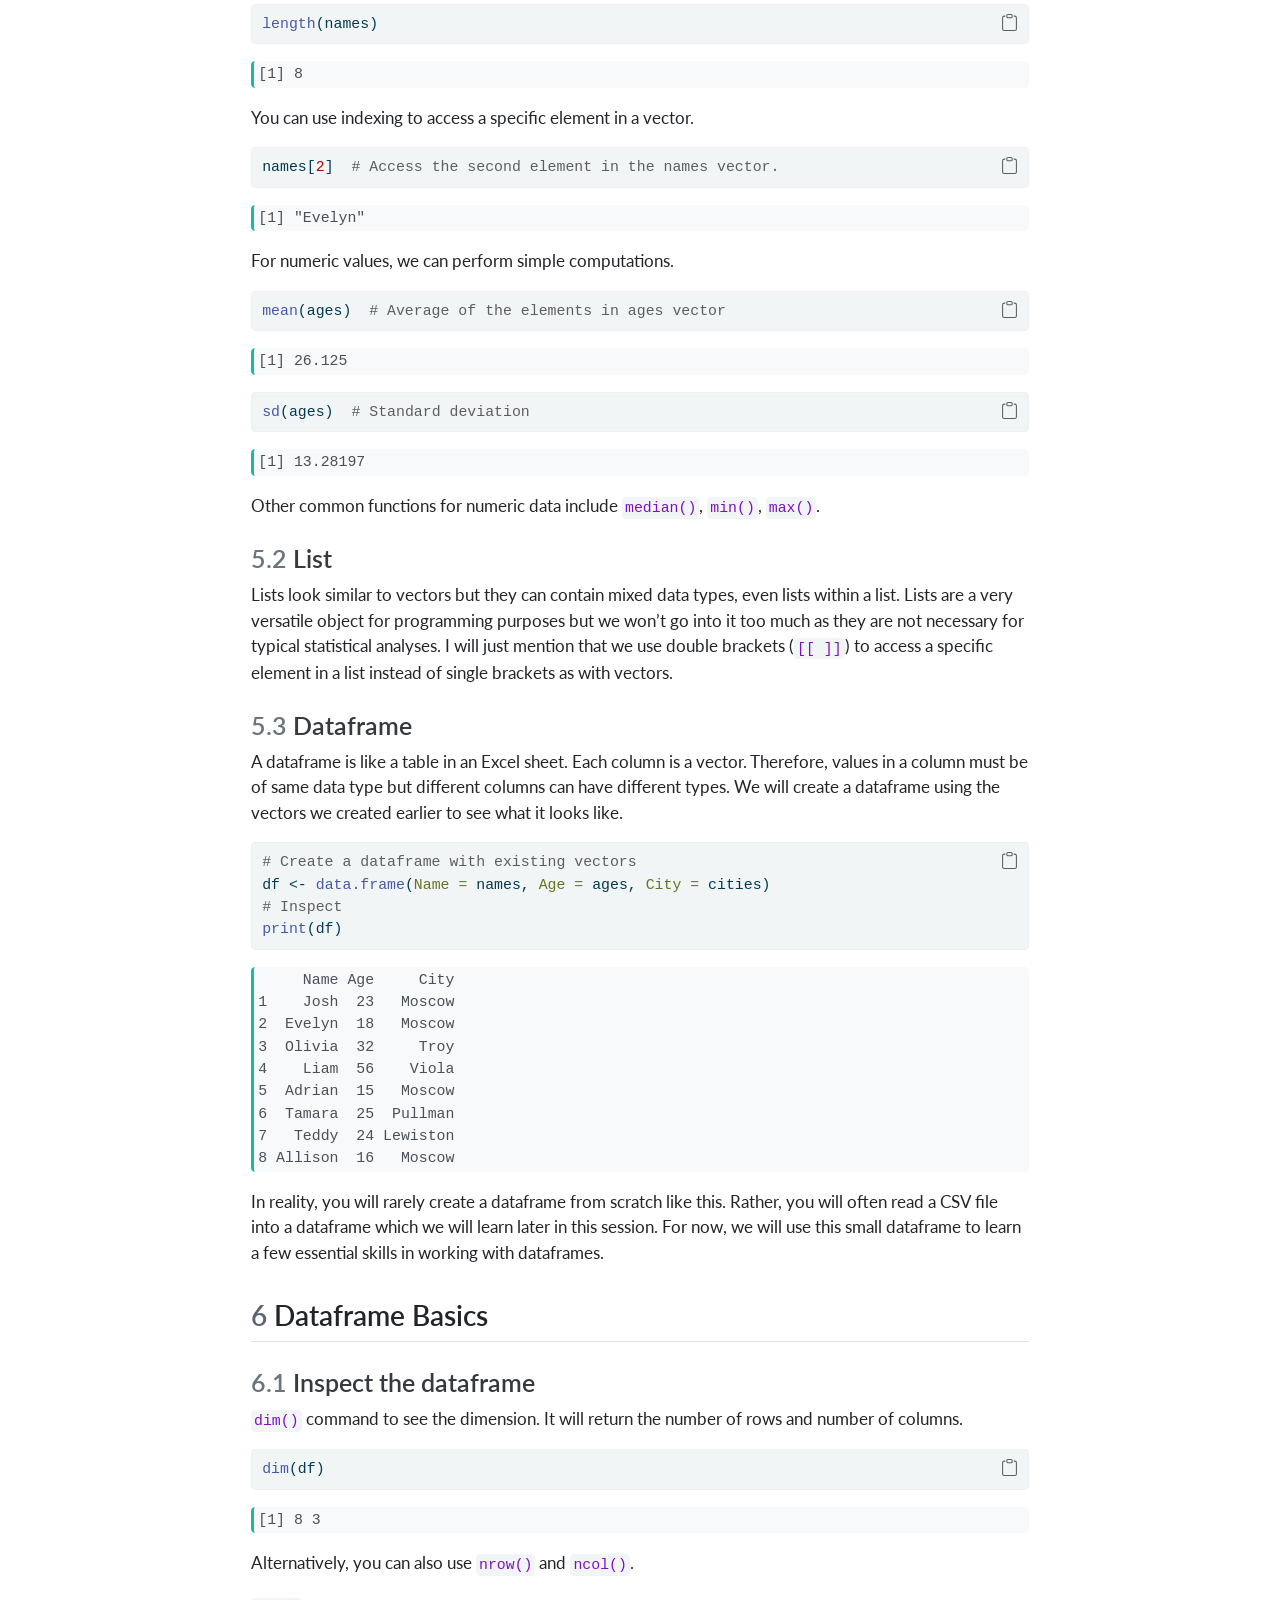
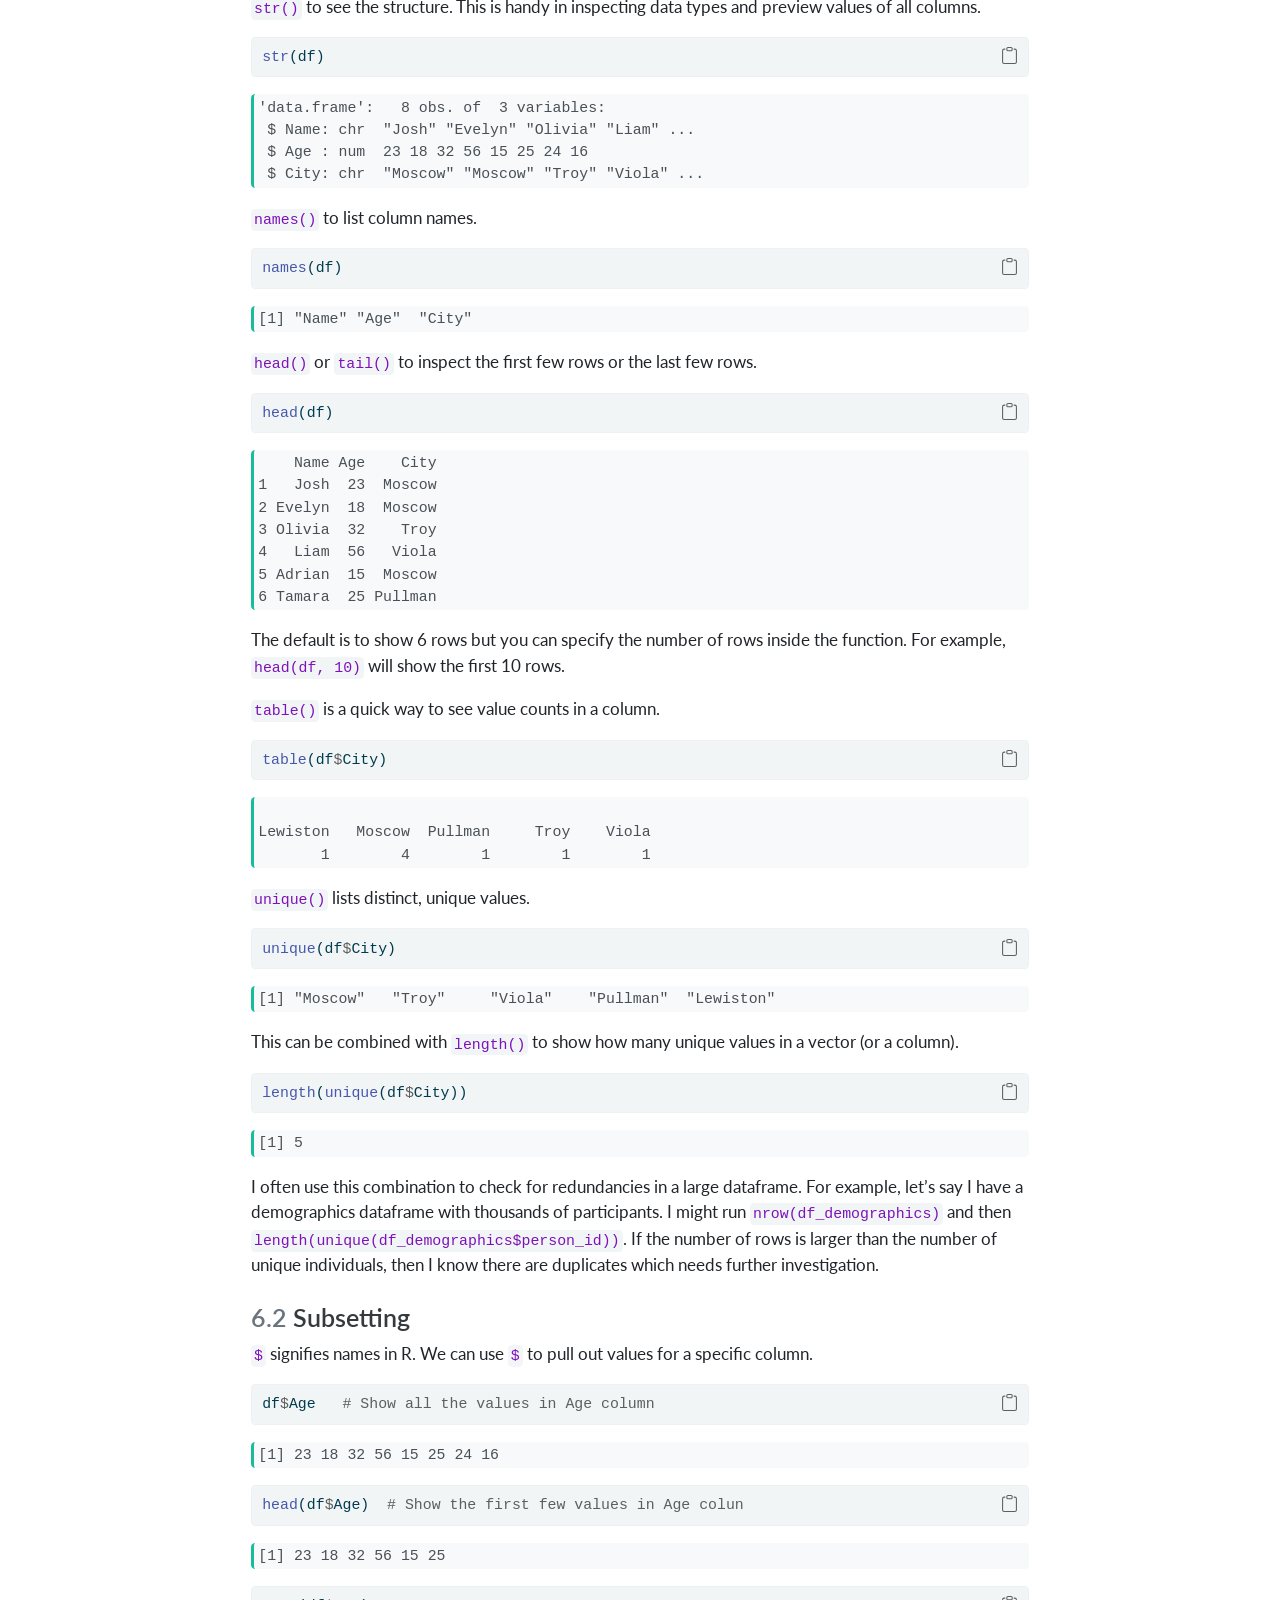
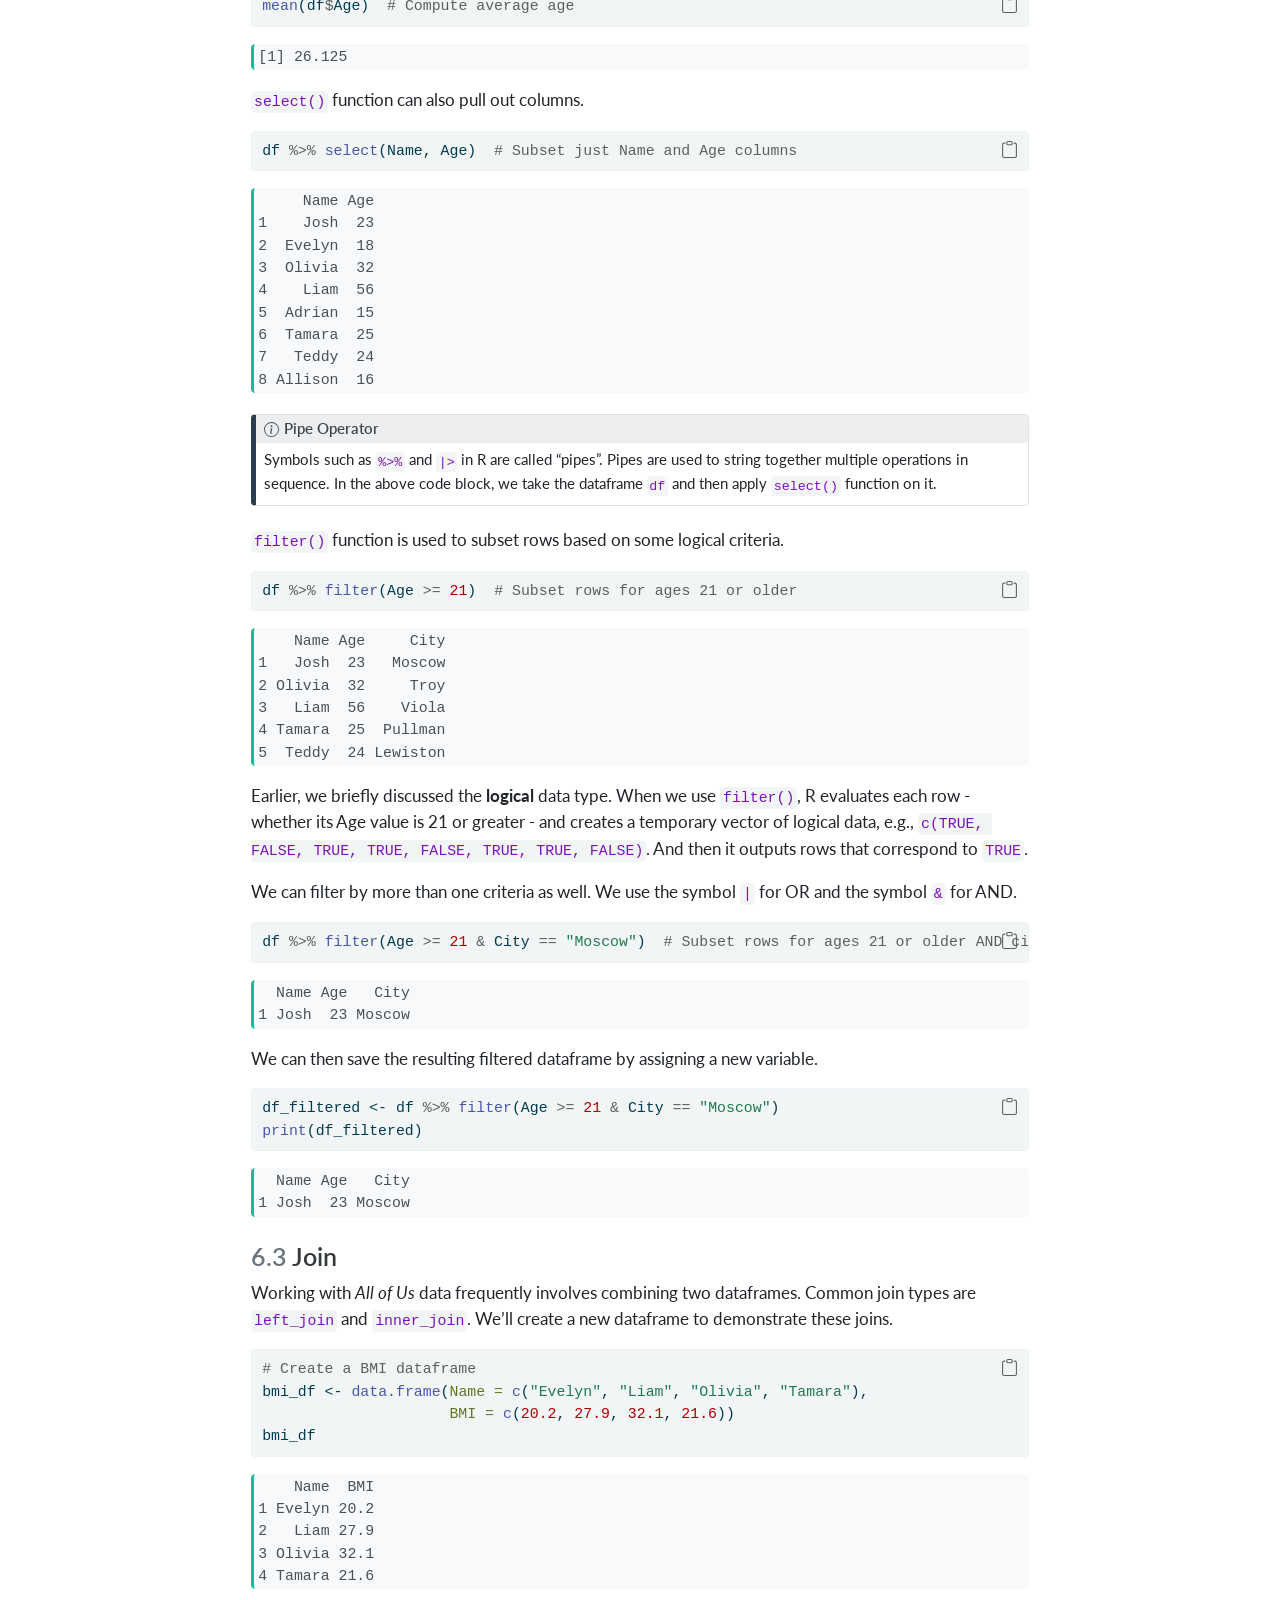
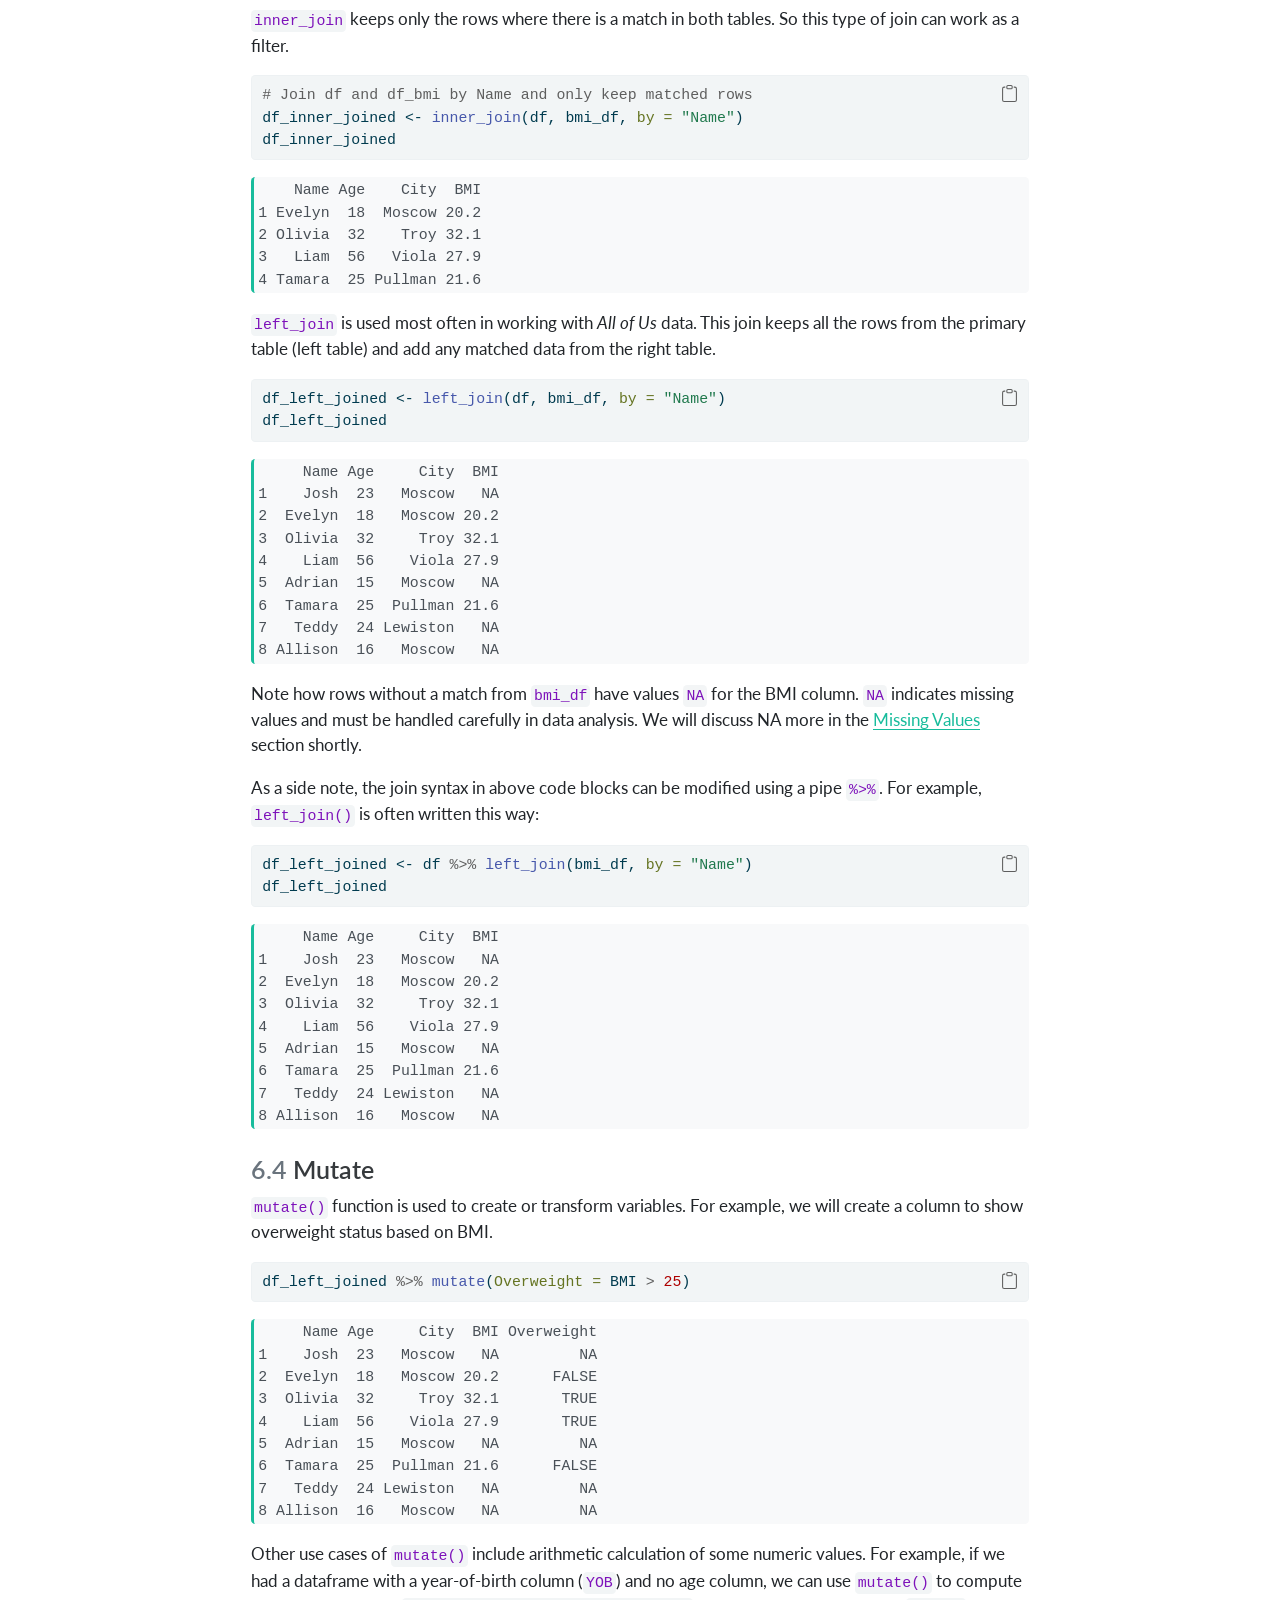
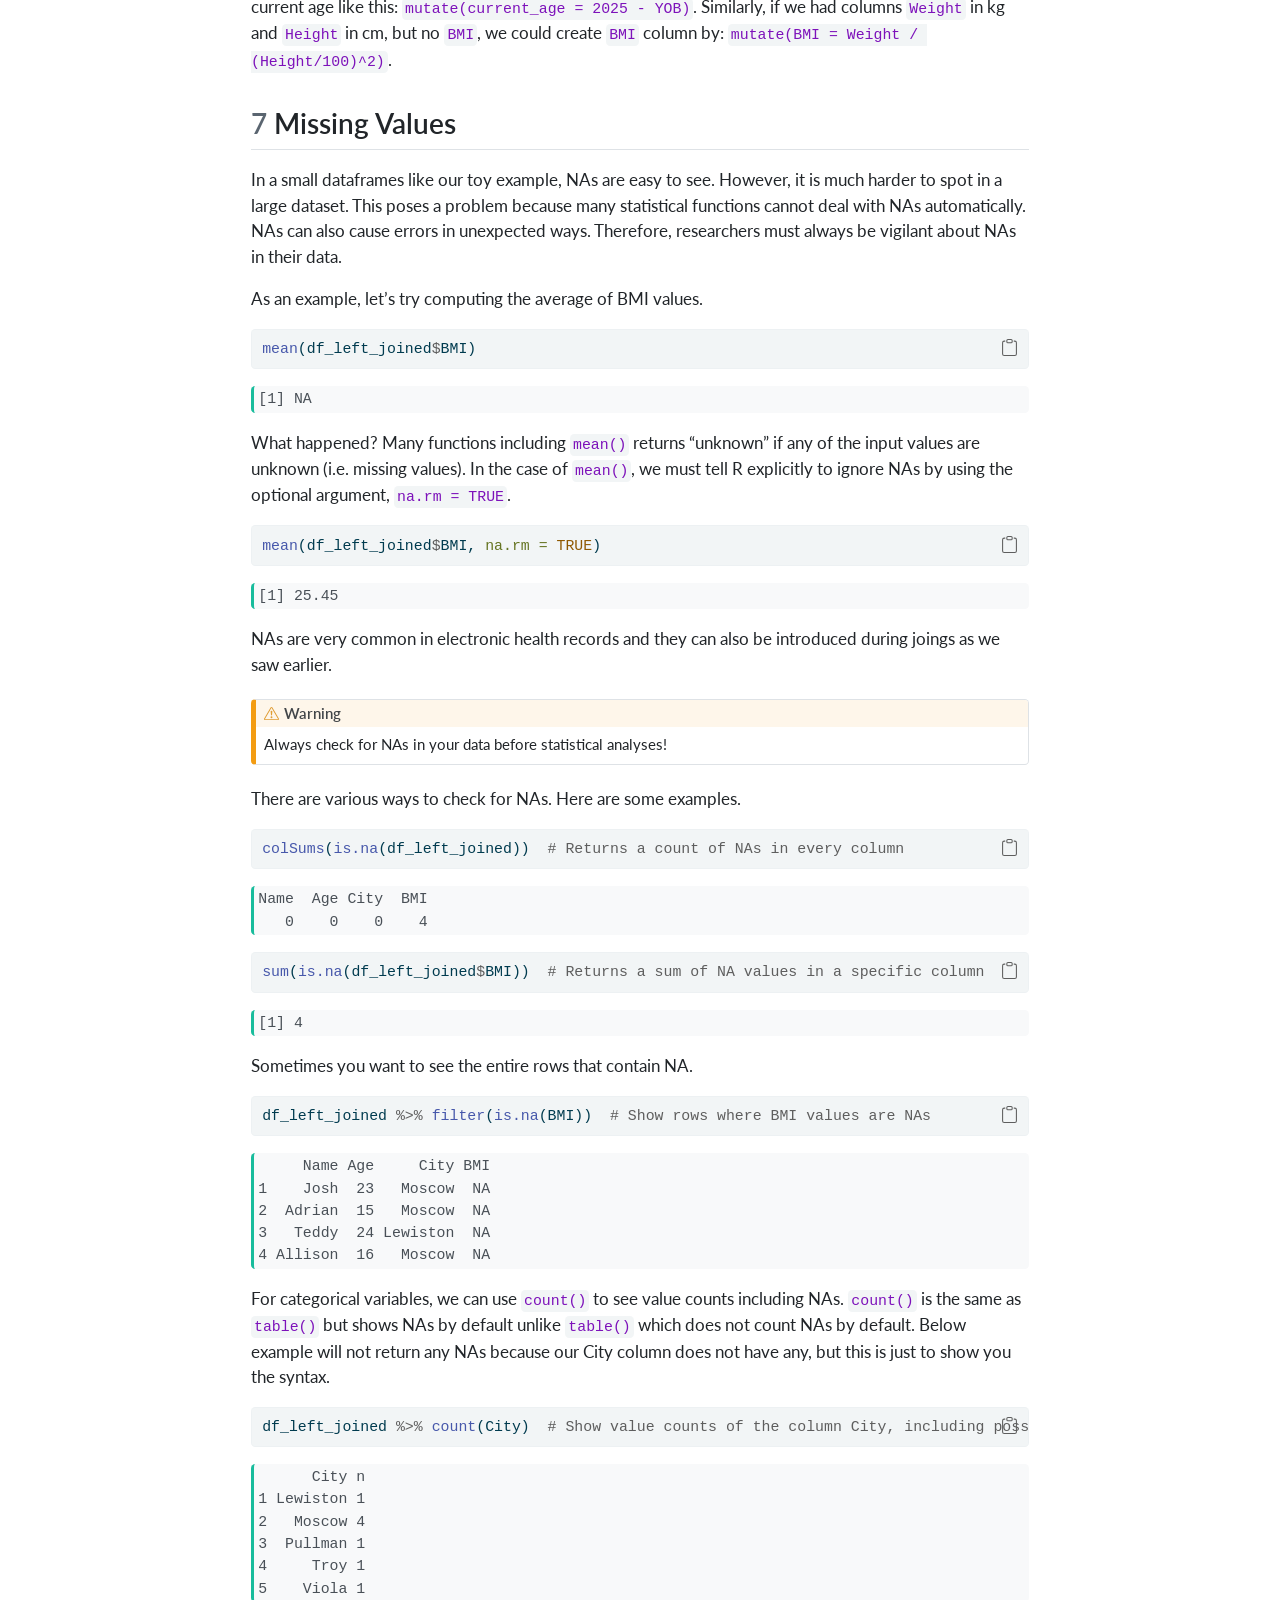
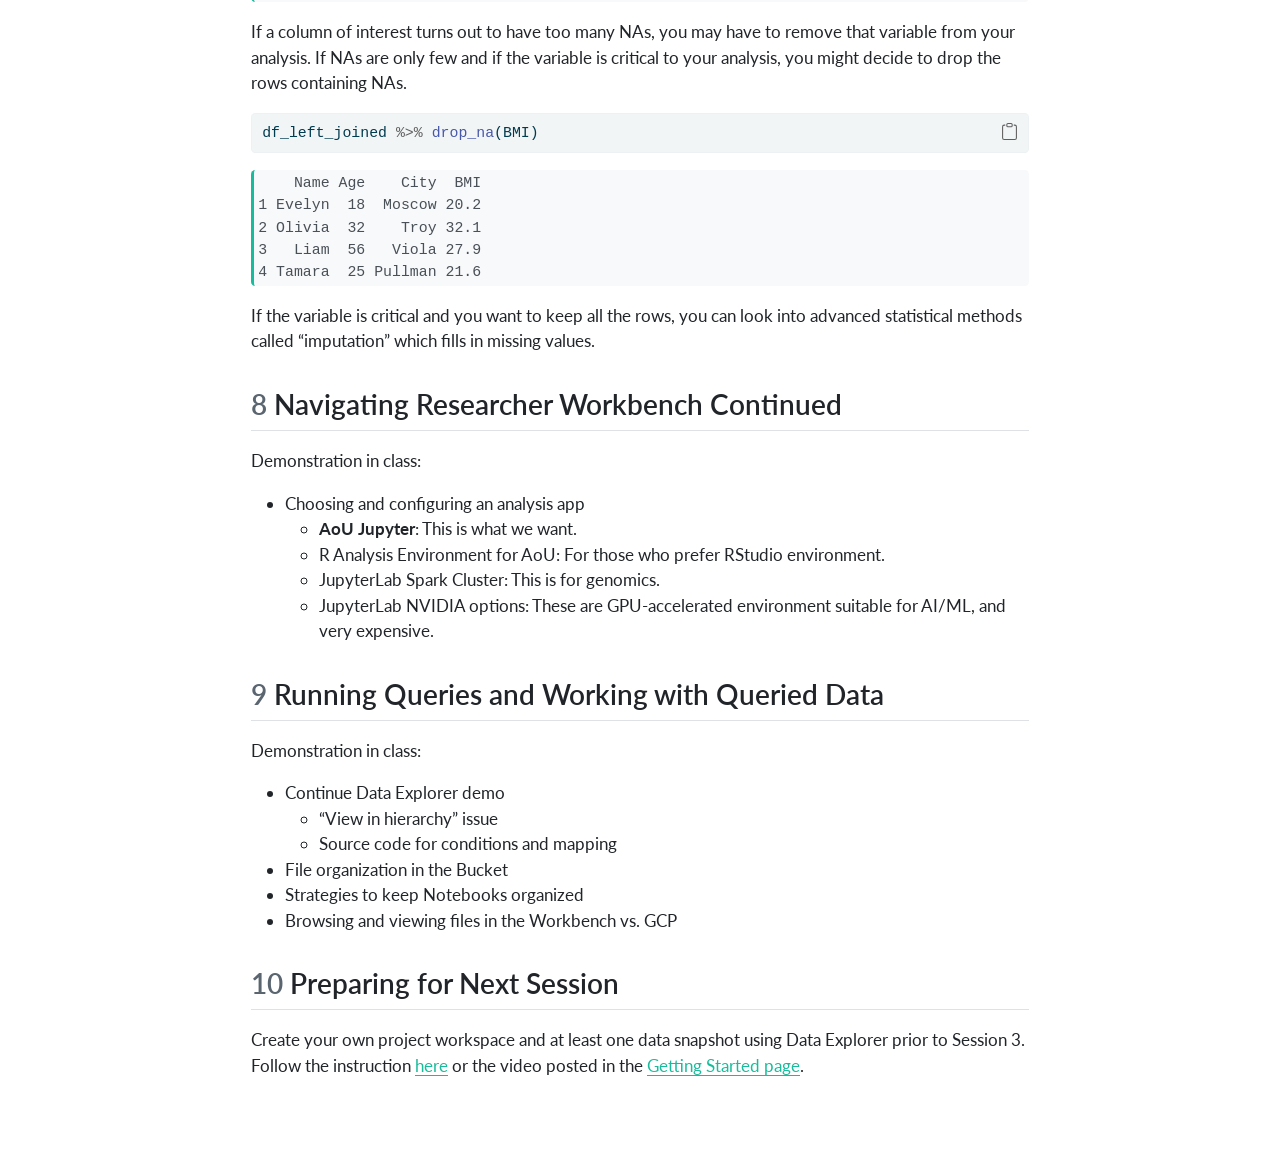
<file: session-2.html>
<!DOCTYPE html>
<html xmlns="http://www.w3.org/1999/xhtml" lang="en" xml:lang="en"><head>

<meta charset="utf-8">
<meta name="generator" content="quarto-1.8.27">

<meta name="viewport" content="width=device-width, initial-scale=1.0, user-scalable=yes">


<title>Introduction to R Programming and Data Wrangling – AoU Workshop</title>
<style>
code{white-space: pre-wrap;}
span.smallcaps{font-variant: small-caps;}
div.columns{display: flex; gap: min(4vw, 1.5em);}
div.column{flex: auto; overflow-x: auto;}
div.hanging-indent{margin-left: 1.5em; text-indent: -1.5em;}
ul.task-list{list-style: none;}
ul.task-list li input[type="checkbox"] {
  width: 0.8em;
  margin: 0 0.8em 0.2em -1em; /* quarto-specific, see https://github.com/quarto-dev/quarto-cli/issues/4556 */ 
  vertical-align: middle;
}
/* CSS for syntax highlighting */
html { -webkit-text-size-adjust: 100%; }
pre > code.sourceCode { white-space: pre; position: relative; }
pre > code.sourceCode > span { display: inline-block; line-height: 1.25; }
pre > code.sourceCode > span:empty { height: 1.2em; }
.sourceCode { overflow: visible; }
code.sourceCode > span { color: inherit; text-decoration: inherit; }
div.sourceCode { margin: 1em 0; }
pre.sourceCode { margin: 0; }
@media screen {
div.sourceCode { overflow: auto; }
}
@media print {
pre > code.sourceCode { white-space: pre-wrap; }
pre > code.sourceCode > span { text-indent: -5em; padding-left: 5em; }
}
pre.numberSource code
  { counter-reset: source-line 0; }
pre.numberSource code > span
  { position: relative; left: -4em; counter-increment: source-line; }
pre.numberSource code > span > a:first-child::before
  { content: counter(source-line);
    position: relative; left: -1em; text-align: right; vertical-align: baseline;
    border: none; display: inline-block;
    -webkit-touch-callout: none; -webkit-user-select: none;
    -khtml-user-select: none; -moz-user-select: none;
    -ms-user-select: none; user-select: none;
    padding: 0 4px; width: 4em;
  }
pre.numberSource { margin-left: 3em;  padding-left: 4px; }
div.sourceCode
  {   }
@media screen {
pre > code.sourceCode > span > a:first-child::before { text-decoration: underline; }
}
</style>


<script src="site_libs/quarto-nav/quarto-nav.js"></script>
<script src="site_libs/quarto-nav/headroom.min.js"></script>
<script src="site_libs/clipboard/clipboard.min.js"></script>
<script src="site_libs/quarto-search/autocomplete.umd.js"></script>
<script src="site_libs/quarto-search/fuse.min.js"></script>
<script src="site_libs/quarto-search/quarto-search.js"></script>
<meta name="quarto:offset" content="./">
<script src="site_libs/quarto-html/quarto.js" type="module"></script>
<script src="site_libs/quarto-html/tabsets/tabsets.js" type="module"></script>
<script src="site_libs/quarto-html/axe/axe-check.js" type="module"></script>
<script src="site_libs/quarto-html/popper.min.js"></script>
<script src="site_libs/quarto-html/tippy.umd.min.js"></script>
<script src="site_libs/quarto-html/anchor.min.js"></script>
<link href="site_libs/quarto-html/tippy.css" rel="stylesheet">
<link href="site_libs/quarto-html/quarto-syntax-highlighting-ed96de9b727972fe78a7b5d16c58bf87.css" rel="stylesheet" id="quarto-text-highlighting-styles">
<script src="site_libs/bootstrap/bootstrap.min.js"></script>
<link href="site_libs/bootstrap/bootstrap-icons.css" rel="stylesheet">
<link href="site_libs/bootstrap/bootstrap-820421534fc26536042fa068055439ec.min.css" rel="stylesheet" append-hash="true" id="quarto-bootstrap" data-mode="light">
<script id="quarto-search-options" type="application/json">{
  "location": "sidebar",
  "copy-button": false,
  "collapse-after": 3,
  "panel-placement": "start",
  "type": "textbox",
  "limit": 50,
  "keyboard-shortcut": [
    "f",
    "/",
    "s"
  ],
  "show-item-context": false,
  "language": {
    "search-no-results-text": "No results",
    "search-matching-documents-text": "matching documents",
    "search-copy-link-title": "Copy link to search",
    "search-hide-matches-text": "Hide additional matches",
    "search-more-match-text": "more match in this document",
    "search-more-matches-text": "more matches in this document",
    "search-clear-button-title": "Clear",
    "search-text-placeholder": "",
    "search-detached-cancel-button-title": "Cancel",
    "search-submit-button-title": "Submit",
    "search-label": "Search"
  }
}</script>


<link rel="stylesheet" href="styles.css">
</head>

<body class="nav-sidebar docked quarto-light">

<div id="quarto-search-results"></div>
  <header id="quarto-header" class="headroom fixed-top">
  <nav class="quarto-secondary-nav">
    <div class="container-fluid d-flex">
      <button type="button" class="quarto-btn-toggle btn" data-bs-toggle="collapse" role="button" data-bs-target=".quarto-sidebar-collapse-item" aria-controls="quarto-sidebar" aria-expanded="false" aria-label="Toggle sidebar navigation" onclick="if (window.quartoToggleHeadroom) { window.quartoToggleHeadroom(); }">
        <i class="bi bi-layout-text-sidebar-reverse"></i>
      </button>
        <nav class="quarto-page-breadcrumbs" aria-label="breadcrumb"><ol class="breadcrumb"><li class="breadcrumb-item"><a href="./session-1.html">Lessons</a></li><li class="breadcrumb-item"><a href="./session-2.html">Session 2: R Programming and Data Wrangling</a></li></ol></nav>
        <a class="flex-grow-1" role="navigation" data-bs-toggle="collapse" data-bs-target=".quarto-sidebar-collapse-item" aria-controls="quarto-sidebar" aria-expanded="false" aria-label="Toggle sidebar navigation" onclick="if (window.quartoToggleHeadroom) { window.quartoToggleHeadroom(); }">      
        </a>
      <button type="button" class="btn quarto-search-button" aria-label="Search" onclick="window.quartoOpenSearch();">
        <i class="bi bi-search"></i>
      </button>
    </div>
  </nav>
</header>
<!-- content -->
<div id="quarto-content" class="quarto-container page-columns page-rows-contents page-layout-article">
<!-- sidebar -->
  <nav id="quarto-sidebar" class="sidebar collapse collapse-horizontal quarto-sidebar-collapse-item sidebar-navigation docked overflow-auto">
    <div class="pt-lg-2 mt-2 text-left sidebar-header">
      <a href="./index.html" class="sidebar-logo-link">
      <img src="./hex-logo.png" alt="" class="sidebar-logo light-content py-0 d-lg-inline d-none">
      <img src="./hex-logo.png" alt="" class="sidebar-logo dark-content py-0 d-lg-inline d-none">
      </a>
      </div>
        <div class="mt-2 flex-shrink-0 align-items-center">
        <div class="sidebar-search">
        <div id="quarto-search" class="" title="Search"></div>
        </div>
        </div>
    <div class="sidebar-menu-container"> 
    <ul class="list-unstyled mt-1">
        <li class="sidebar-item">
  <div class="sidebar-item-container"> 
  <a href="./index.html" class="sidebar-item-text sidebar-link">
 <span class="menu-text">Workshop Information</span></a>
  </div>
</li>
        <li class="sidebar-item">
  <div class="sidebar-item-container"> 
  <a href="./session-0.html" class="sidebar-item-text sidebar-link">
 <span class="menu-text">Session Zero</span></a>
  </div>
</li>
        <li class="sidebar-item sidebar-item-section">
      <div class="sidebar-item-container"> 
            <a class="sidebar-item-text sidebar-link text-start" data-bs-toggle="collapse" data-bs-target="#quarto-sidebar-section-1" role="navigation" aria-expanded="true">
 <span class="menu-text">Lessons</span></a>
          <a class="sidebar-item-toggle text-start" data-bs-toggle="collapse" data-bs-target="#quarto-sidebar-section-1" role="navigation" aria-expanded="true" aria-label="Toggle section">
            <i class="bi bi-chevron-right ms-2"></i>
          </a> 
      </div>
      <ul id="quarto-sidebar-section-1" class="collapse list-unstyled sidebar-section depth1 show">  
          <li class="sidebar-item">
  <div class="sidebar-item-container"> 
  <a href="./session-1.html" class="sidebar-item-text sidebar-link">
 <span class="menu-text">Session 1: Intro to Cloud Computing and AoU Workbench</span></a>
  </div>
</li>
          <li class="sidebar-item">
  <div class="sidebar-item-container"> 
  <a href="./session-2.html" class="sidebar-item-text sidebar-link active">
 <span class="menu-text">Session 2: R Programming and Data Wrangling</span></a>
  </div>
</li>
          <li class="sidebar-item">
  <div class="sidebar-item-container"> 
  <a href="./session-3.html" class="sidebar-item-text sidebar-link">
 <span class="menu-text">Session 3: More Data Wrangling and Exploratory Data Analysis</span></a>
  </div>
</li>
          <li class="sidebar-item">
  <div class="sidebar-item-container"> 
  <a href="./session-4.html" class="sidebar-item-text sidebar-link">
 <span class="menu-text">Session 4: Statistical Analysis and JupyterLab Tips</span></a>
  </div>
</li>
      </ul>
  </li>
        <li class="sidebar-item">
  <div class="sidebar-item-container"> 
  <a href="./tutorials.html" class="sidebar-item-text sidebar-link">
 <span class="menu-text">Self-Paced R Tutorials</span></a>
  </div>
</li>
        <li class="sidebar-item">
  <div class="sidebar-item-container"> 
  <a href="./resources.html" class="sidebar-item-text sidebar-link">
 <span class="menu-text">Additional Resources</span></a>
  </div>
</li>
    </ul>
    </div>
</nav>
<div id="quarto-sidebar-glass" class="quarto-sidebar-collapse-item" data-bs-toggle="collapse" data-bs-target=".quarto-sidebar-collapse-item"></div>
<!-- margin-sidebar -->
    <div id="quarto-margin-sidebar" class="sidebar margin-sidebar">
        <nav id="TOC" role="doc-toc" class="toc-active">
    <h2 id="toc-title">On this page</h2>
   
  <ul>
  <li><a href="#learning-objectives" id="toc-learning-objectives" class="nav-link active" data-scroll-target="#learning-objectives"><span class="header-section-number">1</span> Learning Objectives</a></li>
  <li><a href="#preliminaries" id="toc-preliminaries" class="nav-link" data-scroll-target="#preliminaries"><span class="header-section-number">2</span> Preliminaries</a></li>
  <li><a href="#loading-libraries" id="toc-loading-libraries" class="nav-link" data-scroll-target="#loading-libraries"><span class="header-section-number">3</span> Loading Libraries</a></li>
  <li><a href="#data-types" id="toc-data-types" class="nav-link" data-scroll-target="#data-types"><span class="header-section-number">4</span> Data Types</a>
  <ul class="collapse">
  <li><a href="#numeric" id="toc-numeric" class="nav-link" data-scroll-target="#numeric"><span class="header-section-number">4.1</span> Numeric</a></li>
  <li><a href="#character" id="toc-character" class="nav-link" data-scroll-target="#character"><span class="header-section-number">4.2</span> Character</a></li>
  <li><a href="#factor" id="toc-factor" class="nav-link" data-scroll-target="#factor"><span class="header-section-number">4.3</span> Factor</a></li>
  <li><a href="#logical" id="toc-logical" class="nav-link" data-scroll-target="#logical"><span class="header-section-number">4.4</span> Logical</a></li>
  <li><a href="#date" id="toc-date" class="nav-link" data-scroll-target="#date"><span class="header-section-number">4.5</span> Date</a></li>
  </ul></li>
  <li><a href="#data-structures" id="toc-data-structures" class="nav-link" data-scroll-target="#data-structures"><span class="header-section-number">5</span> Data Structures</a>
  <ul class="collapse">
  <li><a href="#vector" id="toc-vector" class="nav-link" data-scroll-target="#vector"><span class="header-section-number">5.1</span> Vector</a></li>
  <li><a href="#list" id="toc-list" class="nav-link" data-scroll-target="#list"><span class="header-section-number">5.2</span> List</a></li>
  <li><a href="#dataframe" id="toc-dataframe" class="nav-link" data-scroll-target="#dataframe"><span class="header-section-number">5.3</span> Dataframe</a></li>
  </ul></li>
  <li><a href="#dataframe-basics" id="toc-dataframe-basics" class="nav-link" data-scroll-target="#dataframe-basics"><span class="header-section-number">6</span> Dataframe Basics</a>
  <ul class="collapse">
  <li><a href="#inspect-the-dataframe" id="toc-inspect-the-dataframe" class="nav-link" data-scroll-target="#inspect-the-dataframe"><span class="header-section-number">6.1</span> Inspect the dataframe</a></li>
  <li><a href="#subsetting" id="toc-subsetting" class="nav-link" data-scroll-target="#subsetting"><span class="header-section-number">6.2</span> Subsetting</a></li>
  <li><a href="#join" id="toc-join" class="nav-link" data-scroll-target="#join"><span class="header-section-number">6.3</span> Join</a></li>
  <li><a href="#mutate" id="toc-mutate" class="nav-link" data-scroll-target="#mutate"><span class="header-section-number">6.4</span> Mutate</a></li>
  </ul></li>
  <li><a href="#missing-values" id="toc-missing-values" class="nav-link" data-scroll-target="#missing-values"><span class="header-section-number">7</span> Missing Values</a></li>
  <li><a href="#navigating-researcher-workbench-continued" id="toc-navigating-researcher-workbench-continued" class="nav-link" data-scroll-target="#navigating-researcher-workbench-continued"><span class="header-section-number">8</span> Navigating Researcher Workbench Continued</a></li>
  <li><a href="#running-queries-and-working-with-queried-data" id="toc-running-queries-and-working-with-queried-data" class="nav-link" data-scroll-target="#running-queries-and-working-with-queried-data"><span class="header-section-number">9</span> Running Queries and Working with Queried Data</a></li>
  <li><a href="#preparing-for-next-session" id="toc-preparing-for-next-session" class="nav-link" data-scroll-target="#preparing-for-next-session"><span class="header-section-number">10</span> Preparing for Next Session</a></li>
  </ul>
</nav>
    </div>
<!-- main -->
<main class="content" id="quarto-document-content">

<header id="title-block-header" class="quarto-title-block default"><nav class="quarto-page-breadcrumbs quarto-title-breadcrumbs d-none d-lg-block" aria-label="breadcrumb"><ol class="breadcrumb"><li class="breadcrumb-item"><a href="./session-1.html">Lessons</a></li><li class="breadcrumb-item"><a href="./session-2.html">Session 2: R Programming and Data Wrangling</a></li></ol></nav>
<div class="quarto-title">
<h1 class="title">Introduction to R Programming and Data Wrangling</h1>
</div>



<div class="quarto-title-meta">

    
  
    
  </div>
  


</header>


<section id="learning-objectives" class="level2" data-number="1">
<h2 data-number="1" class="anchored" data-anchor-id="learning-objectives"><span class="header-section-number">1</span> Learning Objectives</h2>
<p>Session 2 will focus on learning the basics of R programming. We will first work with small datasets to practice common R functions and syntax, followed by demonstration of running queries in the <em>All of Us</em> Workbench.</p>
<p>At the end of Session 2, learners will be able to:</p>
<ol type="1">
<li>Understand different types of data types and structures in R.</li>
<li>Inspect and manipulate dataframes.</li>
<li>Familiarize with Data Explorer and app configurations in the Workbench.</li>
</ol>
<p>Unless indicated otherwise, we will practice R on <a href="https://colab.research.google.com">Google Colab</a>. When you start a new Colab notebook, it defaults to python. Change to R by clicking <strong>Runtime &gt; Change runtime type</strong> and select R from the dropdown menu. Click <strong>Save</strong>. Click <strong>Connect</strong> in the top right corner to start coding.</p>
</section>
<section id="preliminaries" class="level2" data-number="2">
<h2 data-number="2" class="anchored" data-anchor-id="preliminaries"><span class="header-section-number">2</span> Preliminaries</h2>
<p>Concepts:</p>
<ul>
<li>file system: “directory”, “working directory”, “file path”</li>
<li>input and output</li>
<li>functions and arguments</li>
<li>variables</li>
<li>errors vs.&nbsp;warning</li>
</ul>
<p>Best practice in programming:</p>
<ul>
<li>When naming files and directories, avoid spaces. Use underscores or dashes for readability. (e.g.&nbsp;<code>my_important_file.csv</code>)</li>
<li>If including dates in naming files, use a standard format such as YYYY-MM-DD or YYYYMMDD. (e.g.&nbsp;<code>query_result_2026-05-21.csv</code>)</li>
<li>Comment copiously: you think you will remember what you were doing but you won’t. Within a code cell, comment using <code>#</code>. Any lines beginning with <code>#</code> are ignored during code execution. Alternatively, utilize “markdown” cells.</li>
<li>Write reproducible code: keep a linear flow in a Notebook, and write it so that you have a clear “paper trail”. Anyone who runs your Notebook should be able to get the same result.</li>
<li>Feel free to utilize AI to help you with coding but make sure you understand every line (That’s why you should still learn the basics. No “vibe coding” in this workshop and your research!)</li>
</ul>
</section>
<section id="loading-libraries" class="level2" data-number="3">
<h2 data-number="3" class="anchored" data-anchor-id="loading-libraries"><span class="header-section-number">3</span> Loading Libraries</h2>
<p>“Libraries” or “packages” are collections of pre-written functions that provide convenience and efficiency in coding. Common R libraries we use for <em>All of Us</em> projects are:</p>
<ul>
<li>tidyverse: collection of packages (dplyr, readr, ggplot2,…) for file handling, working with dataframes, visualizations.</li>
<li>bigrquery: facilitates the connection between R and Google BigQuery database - the type of database <em>All of Us</em> data are stored in.</li>
<li>lubridate: for handling dates and times</li>
</ul>
<p>We use <code>library()</code> function to load these packages.</p>
<div class="cell">
<div class="code-copy-outer-scaffold"><div class="sourceCode cell-code" id="cb1"><pre class="sourceCode r code-with-copy"><code class="sourceCode r"><span id="cb1-1"><a href="#cb1-1" aria-hidden="true" tabindex="-1"></a><span class="co"># Load packages</span></span>
<span id="cb1-2"><a href="#cb1-2" aria-hidden="true" tabindex="-1"></a><span class="fu">library</span>(tidyverse)</span>
<span id="cb1-3"><a href="#cb1-3" aria-hidden="true" tabindex="-1"></a><span class="fu">library</span>(lubridate)</span></code></pre></div><button title="Copy to Clipboard" class="code-copy-button"><i class="bi"></i></button></div>
</div>
<p>These common packages are standard in cloud platforms. Occasionally, a package you want to use may not be available in the virtual machine. Attempting to load a package with <code>library()</code> when it does not exist will result in an error. Then, you need to first install it using <code>install.packages()</code> function.</p>
<div class="cell">
<div class="code-copy-outer-scaffold"><div class="sourceCode cell-code" id="cb2"><pre class="sourceCode r code-with-copy"><code class="sourceCode r"><span id="cb2-1"><a href="#cb2-1" aria-hidden="true" tabindex="-1"></a><span class="co"># Do not run this. This is just to show you the code for installing a package.</span></span>
<span id="cb2-2"><a href="#cb2-2" aria-hidden="true" tabindex="-1"></a><span class="fu">install.packages</span>(<span class="st">"MatchIt"</span>) <span class="co">#MatchIt is a package used for propensity score matching</span></span>
<span id="cb2-3"><a href="#cb2-3" aria-hidden="true" tabindex="-1"></a><span class="fu">library</span>(<span class="st">"MatchIt"</span>)</span></code></pre></div><button title="Copy to Clipboard" class="code-copy-button"><i class="bi"></i></button></div>
</div>
</section>
<section id="data-types" class="level2" data-number="4">
<h2 data-number="4" class="anchored" data-anchor-id="data-types"><span class="header-section-number">4</span> Data Types</h2>
<p>There are 5 data types you must be familiar with in programming with R. Knowing the data types of the values in your dataframe, for example, can be critical in performing computations or troubleshooting errors.</p>
<section id="numeric" class="level3" data-number="4.1">
<h3 data-number="4.1" class="anchored" data-anchor-id="numeric"><span class="header-section-number">4.1</span> Numeric</h3>
<p>Numeric data can be either <strong>double</strong> (<code>dbl</code>) for numbers with decimals such as weight or lab values, or <strong>integer</strong> (<code>int</code>) for whole numbers such as participant ID numbers.</p>
</section>
<section id="character" class="level3" data-number="4.2">
<h3 data-number="4.2" class="anchored" data-anchor-id="character"><span class="header-section-number">4.2</span> Character</h3>
<p>Also known as string, character (<code>chr</code>) data types are non-numeric, text data. In <em>All of Us</em> data, condition names or drug names for example, are character types. Character values are enclosed in <code>" "</code>. So if you have values like `“1”, “2”, “3”, they are character type even though they are numbers, and R will not be able to perform computations that require numeric data types.</p>
</section>
<section id="factor" class="level3" data-number="4.3">
<h3 data-number="4.3" class="anchored" data-anchor-id="factor"><span class="header-section-number">4.3</span> Factor</h3>
<p>Factor (<code>fct</code>) data types are used for categorical data. They often look just like characters which is a source of common confusion. However, under the hood, factors are stored as integers with associated “levels”. Some statistical functions may require factors as input.</p>
</section>
<section id="logical" class="level3" data-number="4.4">
<h3 data-number="4.4" class="anchored" data-anchor-id="logical"><span class="header-section-number">4.4</span> Logical</h3>
<p>Logicals are binary data with values <code>TRUE</code> and <code>FALSE</code>. While this type of data are rarely seen as values in a dataframe, they are an output of filtering or conditional operations. Interestingly, <code>TRUE</code> value equals 1 while <code>FALSE</code> equals 0. This property can be useful in checking data.</p>
</section>
<section id="date" class="level3" data-number="4.5">
<h3 data-number="4.5" class="anchored" data-anchor-id="date"><span class="header-section-number">4.5</span> Date</h3>
<p>Date data types represent calendar dates and times. In <em>All of Us</em> data, variables like <code>condition_start_date</code> fall into this category. While they might look like character strings (e.g., “2024-10-31”), R stores them numerically under the hood and is able to calculate things like age or the number of days between two medical visits.</p>
</section>
</section>
<section id="data-structures" class="level2" data-number="5">
<h2 data-number="5" class="anchored" data-anchor-id="data-structures"><span class="header-section-number">5</span> Data Structures</h2>
<section id="vector" class="level3" data-number="5.1">
<h3 data-number="5.1" class="anchored" data-anchor-id="vector"><span class="header-section-number">5.1</span> Vector</h3>
<p>A vector is a sequence of data where all elements are of the same data type. We can create a vector using <code>c()</code>.</p>
<div class="cell">
<div class="code-copy-outer-scaffold"><div class="sourceCode cell-code" id="cb3"><pre class="sourceCode r code-with-copy"><code class="sourceCode r"><span id="cb3-1"><a href="#cb3-1" aria-hidden="true" tabindex="-1"></a><span class="co"># Create character vectors</span></span>
<span id="cb3-2"><a href="#cb3-2" aria-hidden="true" tabindex="-1"></a>names <span class="ot">&lt;-</span> <span class="fu">c</span>(<span class="st">"Josh"</span>, <span class="st">"Evelyn"</span>, <span class="st">"Olivia"</span>, <span class="st">"Liam"</span>, <span class="st">"Adrian"</span>, <span class="st">"Tamara"</span>, <span class="st">"Teddy"</span>, <span class="st">"Allison"</span>)</span>
<span id="cb3-3"><a href="#cb3-3" aria-hidden="true" tabindex="-1"></a>cities <span class="ot">&lt;-</span> <span class="fu">c</span>(<span class="st">"Moscow"</span>, <span class="st">"Moscow"</span>, <span class="st">"Troy"</span>, <span class="st">"Viola"</span>, <span class="st">"Moscow"</span>, <span class="st">"Pullman"</span>, <span class="st">"Lewiston"</span>, <span class="st">"Moscow"</span>)</span>
<span id="cb3-4"><a href="#cb3-4" aria-hidden="true" tabindex="-1"></a><span class="co"># Create a numeric vectors</span></span>
<span id="cb3-5"><a href="#cb3-5" aria-hidden="true" tabindex="-1"></a>ages <span class="ot">&lt;-</span> <span class="fu">c</span>(<span class="dv">23</span>, <span class="dv">18</span>, <span class="dv">32</span>, <span class="dv">56</span>, <span class="dv">15</span>, <span class="dv">25</span>, <span class="dv">24</span>, <span class="dv">16</span>)</span></code></pre></div><button title="Copy to Clipboard" class="code-copy-button"><i class="bi"></i></button></div>
</div>
<p>Use <code>print()</code> to see the values.</p>
<div class="cell">
<div class="code-copy-outer-scaffold"><div class="sourceCode cell-code" id="cb4"><pre class="sourceCode r code-with-copy"><code class="sourceCode r"><span id="cb4-1"><a href="#cb4-1" aria-hidden="true" tabindex="-1"></a><span class="fu">print</span>(names)</span></code></pre></div><button title="Copy to Clipboard" class="code-copy-button"><i class="bi"></i></button></div>
<div class="cell-output cell-output-stdout">
<pre><code>[1] "Josh"    "Evelyn"  "Olivia"  "Liam"    "Adrian"  "Tamara"  "Teddy"  
[8] "Allison"</code></pre>
</div>
</div>
<p>Use <code>length()</code> to see how many elements there are in a vector.</p>
<div class="cell">
<div class="code-copy-outer-scaffold"><div class="sourceCode cell-code" id="cb6"><pre class="sourceCode r code-with-copy"><code class="sourceCode r"><span id="cb6-1"><a href="#cb6-1" aria-hidden="true" tabindex="-1"></a><span class="fu">length</span>(names)</span></code></pre></div><button title="Copy to Clipboard" class="code-copy-button"><i class="bi"></i></button></div>
<div class="cell-output cell-output-stdout">
<pre><code>[1] 8</code></pre>
</div>
</div>
<p>You can use indexing to access a specific element in a vector.</p>
<div class="cell">
<div class="code-copy-outer-scaffold"><div class="sourceCode cell-code" id="cb8"><pre class="sourceCode r code-with-copy"><code class="sourceCode r"><span id="cb8-1"><a href="#cb8-1" aria-hidden="true" tabindex="-1"></a>names[<span class="dv">2</span>]  <span class="co"># Access the second element in the names vector.</span></span></code></pre></div><button title="Copy to Clipboard" class="code-copy-button"><i class="bi"></i></button></div>
<div class="cell-output cell-output-stdout">
<pre><code>[1] "Evelyn"</code></pre>
</div>
</div>
<p>For numeric values, we can perform simple computations.</p>
<div class="cell">
<div class="code-copy-outer-scaffold"><div class="sourceCode cell-code" id="cb10"><pre class="sourceCode r code-with-copy"><code class="sourceCode r"><span id="cb10-1"><a href="#cb10-1" aria-hidden="true" tabindex="-1"></a><span class="fu">mean</span>(ages)  <span class="co"># Average of the elements in ages vector</span></span></code></pre></div><button title="Copy to Clipboard" class="code-copy-button"><i class="bi"></i></button></div>
<div class="cell-output cell-output-stdout">
<pre><code>[1] 26.125</code></pre>
</div>
<div class="code-copy-outer-scaffold"><div class="sourceCode cell-code" id="cb12"><pre class="sourceCode r code-with-copy"><code class="sourceCode r"><span id="cb12-1"><a href="#cb12-1" aria-hidden="true" tabindex="-1"></a><span class="fu">sd</span>(ages)  <span class="co"># Standard deviation </span></span></code></pre></div><button title="Copy to Clipboard" class="code-copy-button"><i class="bi"></i></button></div>
<div class="cell-output cell-output-stdout">
<pre><code>[1] 13.28197</code></pre>
</div>
</div>
<p>Other common functions for numeric data include <code>median()</code>, <code>min()</code>, <code>max()</code>.</p>
</section>
<section id="list" class="level3" data-number="5.2">
<h3 data-number="5.2" class="anchored" data-anchor-id="list"><span class="header-section-number">5.2</span> List</h3>
<p>Lists look similar to vectors but they can contain mixed data types, even lists within a list. Lists are a very versatile object for programming purposes but we won’t go into it too much as they are not necessary for typical statistical analyses. I will just mention that we use double brackets (<code>[[ ]]</code>) to access a specific element in a list instead of single brackets as with vectors.</p>
</section>
<section id="dataframe" class="level3" data-number="5.3">
<h3 data-number="5.3" class="anchored" data-anchor-id="dataframe"><span class="header-section-number">5.3</span> Dataframe</h3>
<p>A dataframe is like a table in an Excel sheet. Each column is a vector. Therefore, values in a column must be of same data type but different columns can have different types. We will create a dataframe using the vectors we created earlier to see what it looks like.</p>
<div class="cell">
<div class="code-copy-outer-scaffold"><div class="sourceCode cell-code" id="cb14"><pre class="sourceCode r code-with-copy"><code class="sourceCode r"><span id="cb14-1"><a href="#cb14-1" aria-hidden="true" tabindex="-1"></a><span class="co"># Create a dataframe with existing vectors</span></span>
<span id="cb14-2"><a href="#cb14-2" aria-hidden="true" tabindex="-1"></a>df <span class="ot">&lt;-</span> <span class="fu">data.frame</span>(<span class="at">Name =</span> names, <span class="at">Age =</span> ages, <span class="at">City =</span> cities)</span>
<span id="cb14-3"><a href="#cb14-3" aria-hidden="true" tabindex="-1"></a><span class="co"># Inspect</span></span>
<span id="cb14-4"><a href="#cb14-4" aria-hidden="true" tabindex="-1"></a><span class="fu">print</span>(df)</span></code></pre></div><button title="Copy to Clipboard" class="code-copy-button"><i class="bi"></i></button></div>
<div class="cell-output cell-output-stdout">
<pre><code>     Name Age     City
1    Josh  23   Moscow
2  Evelyn  18   Moscow
3  Olivia  32     Troy
4    Liam  56    Viola
5  Adrian  15   Moscow
6  Tamara  25  Pullman
7   Teddy  24 Lewiston
8 Allison  16   Moscow</code></pre>
</div>
</div>
<p>In reality, you will rarely create a dataframe from scratch like this. Rather, you will often read a CSV file into a dataframe which we will learn later in this session. For now, we will use this small dataframe to learn a few essential skills in working with dataframes.</p>
</section>
</section>
<section id="dataframe-basics" class="level2" data-number="6">
<h2 data-number="6" class="anchored" data-anchor-id="dataframe-basics"><span class="header-section-number">6</span> Dataframe Basics</h2>
<section id="inspect-the-dataframe" class="level3" data-number="6.1">
<h3 data-number="6.1" class="anchored" data-anchor-id="inspect-the-dataframe"><span class="header-section-number">6.1</span> Inspect the dataframe</h3>
<p><code>dim()</code> command to see the dimension. It will return the number of rows and number of columns.</p>
<div class="cell">
<div class="code-copy-outer-scaffold"><div class="sourceCode cell-code" id="cb16"><pre class="sourceCode r code-with-copy"><code class="sourceCode r"><span id="cb16-1"><a href="#cb16-1" aria-hidden="true" tabindex="-1"></a><span class="fu">dim</span>(df)</span></code></pre></div><button title="Copy to Clipboard" class="code-copy-button"><i class="bi"></i></button></div>
<div class="cell-output cell-output-stdout">
<pre><code>[1] 8 3</code></pre>
</div>
</div>
<p>Alternatively, you can also use <code>nrow()</code> and <code>ncol()</code>.</p>
<p><code>str()</code> to see the structure. This is handy in inspecting data types and preview values of all columns.</p>
<div class="cell">
<div class="code-copy-outer-scaffold"><div class="sourceCode cell-code" id="cb18"><pre class="sourceCode r code-with-copy"><code class="sourceCode r"><span id="cb18-1"><a href="#cb18-1" aria-hidden="true" tabindex="-1"></a><span class="fu">str</span>(df)</span></code></pre></div><button title="Copy to Clipboard" class="code-copy-button"><i class="bi"></i></button></div>
<div class="cell-output cell-output-stdout">
<pre><code>'data.frame':   8 obs. of  3 variables:
 $ Name: chr  "Josh" "Evelyn" "Olivia" "Liam" ...
 $ Age : num  23 18 32 56 15 25 24 16
 $ City: chr  "Moscow" "Moscow" "Troy" "Viola" ...</code></pre>
</div>
</div>
<p><code>names()</code> to list column names.</p>
<div class="cell">
<div class="code-copy-outer-scaffold"><div class="sourceCode cell-code" id="cb20"><pre class="sourceCode r code-with-copy"><code class="sourceCode r"><span id="cb20-1"><a href="#cb20-1" aria-hidden="true" tabindex="-1"></a><span class="fu">names</span>(df)</span></code></pre></div><button title="Copy to Clipboard" class="code-copy-button"><i class="bi"></i></button></div>
<div class="cell-output cell-output-stdout">
<pre><code>[1] "Name" "Age"  "City"</code></pre>
</div>
</div>
<p><code>head()</code> or <code>tail()</code> to inspect the first few rows or the last few rows.</p>
<div class="cell">
<div class="code-copy-outer-scaffold"><div class="sourceCode cell-code" id="cb22"><pre class="sourceCode r code-with-copy"><code class="sourceCode r"><span id="cb22-1"><a href="#cb22-1" aria-hidden="true" tabindex="-1"></a><span class="fu">head</span>(df)</span></code></pre></div><button title="Copy to Clipboard" class="code-copy-button"><i class="bi"></i></button></div>
<div class="cell-output cell-output-stdout">
<pre><code>    Name Age    City
1   Josh  23  Moscow
2 Evelyn  18  Moscow
3 Olivia  32    Troy
4   Liam  56   Viola
5 Adrian  15  Moscow
6 Tamara  25 Pullman</code></pre>
</div>
</div>
<p>The default is to show 6 rows but you can specify the number of rows inside the function. For example, <code>head(df, 10)</code> will show the first 10 rows.</p>
<p><code>table()</code> is a quick way to see value counts in a column.</p>
<div class="cell">
<div class="code-copy-outer-scaffold"><div class="sourceCode cell-code" id="cb24"><pre class="sourceCode r code-with-copy"><code class="sourceCode r"><span id="cb24-1"><a href="#cb24-1" aria-hidden="true" tabindex="-1"></a><span class="fu">table</span>(df<span class="sc">$</span>City)</span></code></pre></div><button title="Copy to Clipboard" class="code-copy-button"><i class="bi"></i></button></div>
<div class="cell-output cell-output-stdout">
<pre><code>
Lewiston   Moscow  Pullman     Troy    Viola 
       1        4        1        1        1 </code></pre>
</div>
</div>
<p><code>unique()</code> lists distinct, unique values.</p>
<div class="cell">
<div class="code-copy-outer-scaffold"><div class="sourceCode cell-code" id="cb26"><pre class="sourceCode r code-with-copy"><code class="sourceCode r"><span id="cb26-1"><a href="#cb26-1" aria-hidden="true" tabindex="-1"></a><span class="fu">unique</span>(df<span class="sc">$</span>City)</span></code></pre></div><button title="Copy to Clipboard" class="code-copy-button"><i class="bi"></i></button></div>
<div class="cell-output cell-output-stdout">
<pre><code>[1] "Moscow"   "Troy"     "Viola"    "Pullman"  "Lewiston"</code></pre>
</div>
</div>
<p>This can be combined with <code>length()</code> to show how many unique values in a vector (or a column).</p>
<div class="cell">
<div class="code-copy-outer-scaffold"><div class="sourceCode cell-code" id="cb28"><pre class="sourceCode r code-with-copy"><code class="sourceCode r"><span id="cb28-1"><a href="#cb28-1" aria-hidden="true" tabindex="-1"></a><span class="fu">length</span>(<span class="fu">unique</span>(df<span class="sc">$</span>City))</span></code></pre></div><button title="Copy to Clipboard" class="code-copy-button"><i class="bi"></i></button></div>
<div class="cell-output cell-output-stdout">
<pre><code>[1] 5</code></pre>
</div>
</div>
<p>I often use this combination to check for redundancies in a large dataframe. For example, let’s say I have a demographics dataframe with thousands of participants. I might run <code>nrow(df_demographics)</code> and then <code>length(unique(df_demographics$person_id))</code>. If the number of rows is larger than the number of unique individuals, then I know there are duplicates which needs further investigation.</p>
</section>
<section id="subsetting" class="level3" data-number="6.2">
<h3 data-number="6.2" class="anchored" data-anchor-id="subsetting"><span class="header-section-number">6.2</span> Subsetting</h3>
<p><code>$</code> signifies names in R. We can use <code>$</code> to pull out values for a specific column.</p>
<div class="cell">
<div class="code-copy-outer-scaffold"><div class="sourceCode cell-code" id="cb30"><pre class="sourceCode r code-with-copy"><code class="sourceCode r"><span id="cb30-1"><a href="#cb30-1" aria-hidden="true" tabindex="-1"></a>df<span class="sc">$</span>Age   <span class="co"># Show all the values in Age column</span></span></code></pre></div><button title="Copy to Clipboard" class="code-copy-button"><i class="bi"></i></button></div>
<div class="cell-output cell-output-stdout">
<pre><code>[1] 23 18 32 56 15 25 24 16</code></pre>
</div>
<div class="code-copy-outer-scaffold"><div class="sourceCode cell-code" id="cb32"><pre class="sourceCode r code-with-copy"><code class="sourceCode r"><span id="cb32-1"><a href="#cb32-1" aria-hidden="true" tabindex="-1"></a><span class="fu">head</span>(df<span class="sc">$</span>Age)  <span class="co"># Show the first few values in Age colun</span></span></code></pre></div><button title="Copy to Clipboard" class="code-copy-button"><i class="bi"></i></button></div>
<div class="cell-output cell-output-stdout">
<pre><code>[1] 23 18 32 56 15 25</code></pre>
</div>
<div class="code-copy-outer-scaffold"><div class="sourceCode cell-code" id="cb34"><pre class="sourceCode r code-with-copy"><code class="sourceCode r"><span id="cb34-1"><a href="#cb34-1" aria-hidden="true" tabindex="-1"></a><span class="fu">mean</span>(df<span class="sc">$</span>Age)  <span class="co"># Compute average age  </span></span></code></pre></div><button title="Copy to Clipboard" class="code-copy-button"><i class="bi"></i></button></div>
<div class="cell-output cell-output-stdout">
<pre><code>[1] 26.125</code></pre>
</div>
</div>
<p><code>select()</code> function can also pull out columns.</p>
<div class="cell">
<div class="code-copy-outer-scaffold"><div class="sourceCode cell-code" id="cb36"><pre class="sourceCode r code-with-copy"><code class="sourceCode r"><span id="cb36-1"><a href="#cb36-1" aria-hidden="true" tabindex="-1"></a>df <span class="sc">%&gt;%</span> <span class="fu">select</span>(Name, Age)  <span class="co"># Subset just Name and Age columns</span></span></code></pre></div><button title="Copy to Clipboard" class="code-copy-button"><i class="bi"></i></button></div>
<div class="cell-output cell-output-stdout">
<pre><code>     Name Age
1    Josh  23
2  Evelyn  18
3  Olivia  32
4    Liam  56
5  Adrian  15
6  Tamara  25
7   Teddy  24
8 Allison  16</code></pre>
</div>
</div>
<div class="callout callout-style-default callout-note callout-titled">
<div class="callout-header d-flex align-content-center">
<div class="callout-icon-container">
<i class="callout-icon"></i>
</div>
<div class="callout-title-container flex-fill">
<span class="screen-reader-only">Note</span>Pipe Operator
</div>
</div>
<div class="callout-body-container callout-body">
<p>Symbols such as <code>%&gt;%</code> and <code>|&gt;</code> in R are called “pipes”. Pipes are used to string together multiple operations in sequence. In the above code block, we take the dataframe <code>df</code> and then apply <code>select()</code> function on it.</p>
</div>
</div>
<p><code>filter()</code> function is used to subset rows based on some logical criteria.</p>
<div class="cell">
<div class="code-copy-outer-scaffold"><div class="sourceCode cell-code" id="cb38"><pre class="sourceCode r code-with-copy"><code class="sourceCode r"><span id="cb38-1"><a href="#cb38-1" aria-hidden="true" tabindex="-1"></a>df <span class="sc">%&gt;%</span> <span class="fu">filter</span>(Age <span class="sc">&gt;=</span> <span class="dv">21</span>)  <span class="co"># Subset rows for ages 21 or older</span></span></code></pre></div><button title="Copy to Clipboard" class="code-copy-button"><i class="bi"></i></button></div>
<div class="cell-output cell-output-stdout">
<pre><code>    Name Age     City
1   Josh  23   Moscow
2 Olivia  32     Troy
3   Liam  56    Viola
4 Tamara  25  Pullman
5  Teddy  24 Lewiston</code></pre>
</div>
</div>
<p>Earlier, we briefly discussed the <strong>logical</strong> data type. When we use <code>filter()</code>, R evaluates each row - whether its Age value is 21 or greater - and creates a temporary vector of logical data, e.g., <code>c(TRUE, FALSE, TRUE, TRUE, FALSE, TRUE, TRUE, FALSE)</code>. And then it outputs rows that correspond to <code>TRUE</code>.</p>
<p>We can filter by more than one criteria as well. We use the symbol <code>|</code> for OR and the symbol <code>&amp;</code> for AND.</p>
<div class="cell">
<div class="code-copy-outer-scaffold"><div class="sourceCode cell-code" id="cb40"><pre class="sourceCode r code-with-copy"><code class="sourceCode r"><span id="cb40-1"><a href="#cb40-1" aria-hidden="true" tabindex="-1"></a>df <span class="sc">%&gt;%</span> <span class="fu">filter</span>(Age <span class="sc">&gt;=</span> <span class="dv">21</span> <span class="sc">&amp;</span> City <span class="sc">==</span> <span class="st">"Moscow"</span>)  <span class="co"># Subset rows for ages 21 or older AND city is Moscow</span></span></code></pre></div><button title="Copy to Clipboard" class="code-copy-button"><i class="bi"></i></button></div>
<div class="cell-output cell-output-stdout">
<pre><code>  Name Age   City
1 Josh  23 Moscow</code></pre>
</div>
</div>
<p>We can then save the resulting filtered dataframe by assigning a new variable.</p>
<div class="cell">
<div class="code-copy-outer-scaffold"><div class="sourceCode cell-code" id="cb42"><pre class="sourceCode r code-with-copy"><code class="sourceCode r"><span id="cb42-1"><a href="#cb42-1" aria-hidden="true" tabindex="-1"></a>df_filtered <span class="ot">&lt;-</span> df <span class="sc">%&gt;%</span> <span class="fu">filter</span>(Age <span class="sc">&gt;=</span> <span class="dv">21</span> <span class="sc">&amp;</span> City <span class="sc">==</span> <span class="st">"Moscow"</span>)</span>
<span id="cb42-2"><a href="#cb42-2" aria-hidden="true" tabindex="-1"></a><span class="fu">print</span>(df_filtered)</span></code></pre></div><button title="Copy to Clipboard" class="code-copy-button"><i class="bi"></i></button></div>
<div class="cell-output cell-output-stdout">
<pre><code>  Name Age   City
1 Josh  23 Moscow</code></pre>
</div>
</div>
</section>
<section id="join" class="level3" data-number="6.3">
<h3 data-number="6.3" class="anchored" data-anchor-id="join"><span class="header-section-number">6.3</span> Join</h3>
<p>Working with <em>All of Us</em> data frequently involves combining two dataframes. Common join types are <code>left_join</code> and <code>inner_join</code>. We’ll create a new dataframe to demonstrate these joins.</p>
<div class="cell">
<div class="code-copy-outer-scaffold"><div class="sourceCode cell-code" id="cb44"><pre class="sourceCode r code-with-copy"><code class="sourceCode r"><span id="cb44-1"><a href="#cb44-1" aria-hidden="true" tabindex="-1"></a><span class="co"># Create a BMI dataframe</span></span>
<span id="cb44-2"><a href="#cb44-2" aria-hidden="true" tabindex="-1"></a>bmi_df <span class="ot">&lt;-</span> <span class="fu">data.frame</span>(<span class="at">Name =</span> <span class="fu">c</span>(<span class="st">"Evelyn"</span>, <span class="st">"Liam"</span>, <span class="st">"Olivia"</span>, <span class="st">"Tamara"</span>),</span>
<span id="cb44-3"><a href="#cb44-3" aria-hidden="true" tabindex="-1"></a>                     <span class="at">BMI =</span> <span class="fu">c</span>(<span class="fl">20.2</span>, <span class="fl">27.9</span>, <span class="fl">32.1</span>, <span class="fl">21.6</span>))</span>
<span id="cb44-4"><a href="#cb44-4" aria-hidden="true" tabindex="-1"></a>bmi_df</span></code></pre></div><button title="Copy to Clipboard" class="code-copy-button"><i class="bi"></i></button></div>
<div class="cell-output cell-output-stdout">
<pre><code>    Name  BMI
1 Evelyn 20.2
2   Liam 27.9
3 Olivia 32.1
4 Tamara 21.6</code></pre>
</div>
</div>
<p><code>inner_join</code> keeps only the rows where there is a match in both tables. So this type of join can work as a filter.</p>
<div class="cell">
<div class="code-copy-outer-scaffold"><div class="sourceCode cell-code" id="cb46"><pre class="sourceCode r code-with-copy"><code class="sourceCode r"><span id="cb46-1"><a href="#cb46-1" aria-hidden="true" tabindex="-1"></a><span class="co"># Join df and df_bmi by Name and only keep matched rows</span></span>
<span id="cb46-2"><a href="#cb46-2" aria-hidden="true" tabindex="-1"></a>df_inner_joined <span class="ot">&lt;-</span> <span class="fu">inner_join</span>(df, bmi_df, <span class="at">by =</span> <span class="st">"Name"</span>)</span>
<span id="cb46-3"><a href="#cb46-3" aria-hidden="true" tabindex="-1"></a>df_inner_joined</span></code></pre></div><button title="Copy to Clipboard" class="code-copy-button"><i class="bi"></i></button></div>
<div class="cell-output cell-output-stdout">
<pre><code>    Name Age    City  BMI
1 Evelyn  18  Moscow 20.2
2 Olivia  32    Troy 32.1
3   Liam  56   Viola 27.9
4 Tamara  25 Pullman 21.6</code></pre>
</div>
</div>
<p><code>left_join</code> is used most often in working with <em>All of Us</em> data. This join keeps all the rows from the primary table (left table) and add any matched data from the right table.</p>
<div class="cell">
<div class="code-copy-outer-scaffold"><div class="sourceCode cell-code" id="cb48"><pre class="sourceCode r code-with-copy"><code class="sourceCode r"><span id="cb48-1"><a href="#cb48-1" aria-hidden="true" tabindex="-1"></a>df_left_joined <span class="ot">&lt;-</span> <span class="fu">left_join</span>(df, bmi_df, <span class="at">by =</span> <span class="st">"Name"</span>)</span>
<span id="cb48-2"><a href="#cb48-2" aria-hidden="true" tabindex="-1"></a>df_left_joined</span></code></pre></div><button title="Copy to Clipboard" class="code-copy-button"><i class="bi"></i></button></div>
<div class="cell-output cell-output-stdout">
<pre><code>     Name Age     City  BMI
1    Josh  23   Moscow   NA
2  Evelyn  18   Moscow 20.2
3  Olivia  32     Troy 32.1
4    Liam  56    Viola 27.9
5  Adrian  15   Moscow   NA
6  Tamara  25  Pullman 21.6
7   Teddy  24 Lewiston   NA
8 Allison  16   Moscow   NA</code></pre>
</div>
</div>
<p>Note how rows without a match from <code>bmi_df</code> have values <code>NA</code> for the BMI column. <code>NA</code> indicates missing values and must be handled carefully in data analysis. We will discuss NA more in the <a href="#missing-values">Missing Values</a> section shortly.</p>
<p>As a side note, the join syntax in above code blocks can be modified using a pipe <code>%&gt;%</code>. For example, <code>left_join()</code> is often written this way:</p>
<div class="cell">
<div class="code-copy-outer-scaffold"><div class="sourceCode cell-code" id="cb50"><pre class="sourceCode r code-with-copy"><code class="sourceCode r"><span id="cb50-1"><a href="#cb50-1" aria-hidden="true" tabindex="-1"></a>df_left_joined <span class="ot">&lt;-</span> df <span class="sc">%&gt;%</span> <span class="fu">left_join</span>(bmi_df, <span class="at">by =</span> <span class="st">"Name"</span>)</span>
<span id="cb50-2"><a href="#cb50-2" aria-hidden="true" tabindex="-1"></a>df_left_joined</span></code></pre></div><button title="Copy to Clipboard" class="code-copy-button"><i class="bi"></i></button></div>
<div class="cell-output cell-output-stdout">
<pre><code>     Name Age     City  BMI
1    Josh  23   Moscow   NA
2  Evelyn  18   Moscow 20.2
3  Olivia  32     Troy 32.1
4    Liam  56    Viola 27.9
5  Adrian  15   Moscow   NA
6  Tamara  25  Pullman 21.6
7   Teddy  24 Lewiston   NA
8 Allison  16   Moscow   NA</code></pre>
</div>
</div>
</section>
<section id="mutate" class="level3" data-number="6.4">
<h3 data-number="6.4" class="anchored" data-anchor-id="mutate"><span class="header-section-number">6.4</span> Mutate</h3>
<p><code>mutate()</code> function is used to create or transform variables. For example, we will create a column to show overweight status based on BMI.</p>
<div class="cell">
<div class="code-copy-outer-scaffold"><div class="sourceCode cell-code" id="cb52"><pre class="sourceCode r code-with-copy"><code class="sourceCode r"><span id="cb52-1"><a href="#cb52-1" aria-hidden="true" tabindex="-1"></a>df_left_joined <span class="sc">%&gt;%</span> <span class="fu">mutate</span>(<span class="at">Overweight =</span> BMI <span class="sc">&gt;</span> <span class="dv">25</span>)</span></code></pre></div><button title="Copy to Clipboard" class="code-copy-button"><i class="bi"></i></button></div>
<div class="cell-output cell-output-stdout">
<pre><code>     Name Age     City  BMI Overweight
1    Josh  23   Moscow   NA         NA
2  Evelyn  18   Moscow 20.2      FALSE
3  Olivia  32     Troy 32.1       TRUE
4    Liam  56    Viola 27.9       TRUE
5  Adrian  15   Moscow   NA         NA
6  Tamara  25  Pullman 21.6      FALSE
7   Teddy  24 Lewiston   NA         NA
8 Allison  16   Moscow   NA         NA</code></pre>
</div>
</div>
<p>Other use cases of <code>mutate()</code> include arithmetic calculation of some numeric values. For example, if we had a dataframe with a year-of-birth column (<code>YOB</code>) and no age column, we can use <code>mutate()</code> to compute current age like this: <code>mutate(current_age = 2025 - YOB)</code>. Similarly, if we had columns <code>Weight</code> in kg and <code>Height</code> in cm, but no <code>BMI</code>, we could create <code>BMI</code> column by: <code>mutate(BMI = Weight / (Height/100)^2)</code>.</p>
</section>
</section>
<section id="missing-values" class="level2" data-number="7">
<h2 data-number="7" class="anchored" data-anchor-id="missing-values"><span class="header-section-number">7</span> Missing Values</h2>
<p>In a small dataframes like our toy example, NAs are easy to see. However, it is much harder to spot in a large dataset. This poses a problem because many statistical functions cannot deal with NAs automatically. NAs can also cause errors in unexpected ways. Therefore, researchers must always be vigilant about NAs in their data.</p>
<p>As an example, let’s try computing the average of BMI values.</p>
<div class="cell">
<div class="code-copy-outer-scaffold"><div class="sourceCode cell-code" id="cb54"><pre class="sourceCode r code-with-copy"><code class="sourceCode r"><span id="cb54-1"><a href="#cb54-1" aria-hidden="true" tabindex="-1"></a><span class="fu">mean</span>(df_left_joined<span class="sc">$</span>BMI)</span></code></pre></div><button title="Copy to Clipboard" class="code-copy-button"><i class="bi"></i></button></div>
<div class="cell-output cell-output-stdout">
<pre><code>[1] NA</code></pre>
</div>
</div>
<p>What happened? Many functions including <code>mean()</code> returns “unknown” if any of the input values are unknown (i.e.&nbsp;missing values). In the case of <code>mean()</code>, we must tell R explicitly to ignore NAs by using the optional argument, <code>na.rm = TRUE</code>.</p>
<div class="cell">
<div class="code-copy-outer-scaffold"><div class="sourceCode cell-code" id="cb56"><pre class="sourceCode r code-with-copy"><code class="sourceCode r"><span id="cb56-1"><a href="#cb56-1" aria-hidden="true" tabindex="-1"></a><span class="fu">mean</span>(df_left_joined<span class="sc">$</span>BMI, <span class="at">na.rm =</span> <span class="cn">TRUE</span>)</span></code></pre></div><button title="Copy to Clipboard" class="code-copy-button"><i class="bi"></i></button></div>
<div class="cell-output cell-output-stdout">
<pre><code>[1] 25.45</code></pre>
</div>
</div>
<p>NAs are very common in electronic health records and they can also be introduced during joings as we saw earlier.</p>
<div class="callout callout-style-default callout-warning callout-titled">
<div class="callout-header d-flex align-content-center">
<div class="callout-icon-container">
<i class="callout-icon"></i>
</div>
<div class="callout-title-container flex-fill">
Warning
</div>
</div>
<div class="callout-body-container callout-body">
<p>Always check for NAs in your data before statistical analyses!</p>
</div>
</div>
<p>There are various ways to check for NAs. Here are some examples.</p>
<div class="cell">
<div class="code-copy-outer-scaffold"><div class="sourceCode cell-code" id="cb58"><pre class="sourceCode r code-with-copy"><code class="sourceCode r"><span id="cb58-1"><a href="#cb58-1" aria-hidden="true" tabindex="-1"></a><span class="fu">colSums</span>(<span class="fu">is.na</span>(df_left_joined))  <span class="co"># Returns a count of NAs in every column</span></span></code></pre></div><button title="Copy to Clipboard" class="code-copy-button"><i class="bi"></i></button></div>
<div class="cell-output cell-output-stdout">
<pre><code>Name  Age City  BMI 
   0    0    0    4 </code></pre>
</div>
</div>
<div class="cell">
<div class="code-copy-outer-scaffold"><div class="sourceCode cell-code" id="cb60"><pre class="sourceCode r code-with-copy"><code class="sourceCode r"><span id="cb60-1"><a href="#cb60-1" aria-hidden="true" tabindex="-1"></a><span class="fu">sum</span>(<span class="fu">is.na</span>(df_left_joined<span class="sc">$</span>BMI))  <span class="co"># Returns a sum of NA values in a specific column</span></span></code></pre></div><button title="Copy to Clipboard" class="code-copy-button"><i class="bi"></i></button></div>
<div class="cell-output cell-output-stdout">
<pre><code>[1] 4</code></pre>
</div>
</div>
<p>Sometimes you want to see the entire rows that contain NA.</p>
<div class="cell">
<div class="code-copy-outer-scaffold"><div class="sourceCode cell-code" id="cb62"><pre class="sourceCode r code-with-copy"><code class="sourceCode r"><span id="cb62-1"><a href="#cb62-1" aria-hidden="true" tabindex="-1"></a>df_left_joined <span class="sc">%&gt;%</span> <span class="fu">filter</span>(<span class="fu">is.na</span>(BMI))  <span class="co"># Show rows where BMI values are NAs</span></span></code></pre></div><button title="Copy to Clipboard" class="code-copy-button"><i class="bi"></i></button></div>
<div class="cell-output cell-output-stdout">
<pre><code>     Name Age     City BMI
1    Josh  23   Moscow  NA
2  Adrian  15   Moscow  NA
3   Teddy  24 Lewiston  NA
4 Allison  16   Moscow  NA</code></pre>
</div>
</div>
<p>For categorical variables, we can use <code>count()</code> to see value counts including NAs. <code>count()</code> is the same as <code>table()</code> but shows NAs by default unlike <code>table()</code> which does not count NAs by default. Below example will not return any NAs because our City column does not have any, but this is just to show you the syntax.</p>
<div class="cell">
<div class="code-copy-outer-scaffold"><div class="sourceCode cell-code" id="cb64"><pre class="sourceCode r code-with-copy"><code class="sourceCode r"><span id="cb64-1"><a href="#cb64-1" aria-hidden="true" tabindex="-1"></a>df_left_joined <span class="sc">%&gt;%</span> <span class="fu">count</span>(City)  <span class="co"># Show value counts of the column City, including possible NAs</span></span></code></pre></div><button title="Copy to Clipboard" class="code-copy-button"><i class="bi"></i></button></div>
<div class="cell-output cell-output-stdout">
<pre><code>      City n
1 Lewiston 1
2   Moscow 4
3  Pullman 1
4     Troy 1
5    Viola 1</code></pre>
</div>
</div>
<p>If a column of interest turns out to have too many NAs, you may have to remove that variable from your analysis. If NAs are only few and if the variable is critical to your analysis, you might decide to drop the rows containing NAs.</p>
<div class="cell">
<div class="code-copy-outer-scaffold"><div class="sourceCode cell-code" id="cb66"><pre class="sourceCode r code-with-copy"><code class="sourceCode r"><span id="cb66-1"><a href="#cb66-1" aria-hidden="true" tabindex="-1"></a>df_left_joined <span class="sc">%&gt;%</span> <span class="fu">drop_na</span>(BMI)</span></code></pre></div><button title="Copy to Clipboard" class="code-copy-button"><i class="bi"></i></button></div>
<div class="cell-output cell-output-stdout">
<pre><code>    Name Age    City  BMI
1 Evelyn  18  Moscow 20.2
2 Olivia  32    Troy 32.1
3   Liam  56   Viola 27.9
4 Tamara  25 Pullman 21.6</code></pre>
</div>
</div>
<p>If the variable is critical and you want to keep all the rows, you can look into advanced statistical methods called “imputation” which fills in missing values.</p>
</section>
<section id="navigating-researcher-workbench-continued" class="level2" data-number="8">
<h2 data-number="8" class="anchored" data-anchor-id="navigating-researcher-workbench-continued"><span class="header-section-number">8</span> Navigating Researcher Workbench Continued</h2>
<p>Demonstration in class:</p>
<ul>
<li>Choosing and configuring an analysis app
<ul>
<li><strong>AoU Jupyter</strong>: This is what we want.</li>
<li>R Analysis Environment for AoU: For those who prefer RStudio environment.</li>
<li>JupyterLab Spark Cluster: This is for genomics.</li>
<li>JupyterLab NVIDIA options: These are GPU-accelerated environment suitable for AI/ML, and very expensive.</li>
</ul></li>
</ul>
</section>
<section id="running-queries-and-working-with-queried-data" class="level2" data-number="9">
<h2 data-number="9" class="anchored" data-anchor-id="running-queries-and-working-with-queried-data"><span class="header-section-number">9</span> Running Queries and Working with Queried Data</h2>
<p>Demonstration in class:</p>
<ul>
<li>Continue Data Explorer demo
<ul>
<li>“View in hierarchy” issue</li>
<li>Source code for conditions and mapping</li>
</ul></li>
<li>File organization in the Bucket</li>
<li>Strategies to keep Notebooks organized</li>
<li>Browsing and viewing files in the Workbench vs.&nbsp;GCP</li>
</ul>
</section>
<section id="preparing-for-next-session" class="level2" data-number="10">
<h2 data-number="10" class="anchored" data-anchor-id="preparing-for-next-session"><span class="header-section-number">10</span> Preparing for Next Session</h2>
<p>Create your own project workspace and at least one data snapshot using Data Explorer prior to Session 3. Follow the instruction <a href="https://support.researchallofus.org/hc/en-us/articles/41981050556564-Getting-Started-in-new-Researcher-Workbench-2-0">here</a> or the video posted in the <a href="https://yesols.github.io/projects/all-of-us/">Getting Started page</a>.</p>


</section>

</main> <!-- /main -->
<script id="quarto-html-after-body" type="application/javascript">
  window.document.addEventListener("DOMContentLoaded", function (event) {
    const icon = "";
    const anchorJS = new window.AnchorJS();
    anchorJS.options = {
      placement: 'right',
      icon: icon
    };
    anchorJS.add('.anchored');
    const isCodeAnnotation = (el) => {
      for (const clz of el.classList) {
        if (clz.startsWith('code-annotation-')) {                     
          return true;
        }
      }
      return false;
    }
    const onCopySuccess = function(e) {
      // button target
      const button = e.trigger;
      // don't keep focus
      button.blur();
      // flash "checked"
      button.classList.add('code-copy-button-checked');
      var currentTitle = button.getAttribute("title");
      button.setAttribute("title", "Copied!");
      let tooltip;
      if (window.bootstrap) {
        button.setAttribute("data-bs-toggle", "tooltip");
        button.setAttribute("data-bs-placement", "left");
        button.setAttribute("data-bs-title", "Copied!");
        tooltip = new bootstrap.Tooltip(button, 
          { trigger: "manual", 
            customClass: "code-copy-button-tooltip",
            offset: [0, -8]});
        tooltip.show();    
      }
      setTimeout(function() {
        if (tooltip) {
          tooltip.hide();
          button.removeAttribute("data-bs-title");
          button.removeAttribute("data-bs-toggle");
          button.removeAttribute("data-bs-placement");
        }
        button.setAttribute("title", currentTitle);
        button.classList.remove('code-copy-button-checked');
      }, 1000);
      // clear code selection
      e.clearSelection();
    }
    const getTextToCopy = function(trigger) {
      const outerScaffold = trigger.parentElement.cloneNode(true);
      const codeEl = outerScaffold.querySelector('code');
      for (const childEl of codeEl.children) {
        if (isCodeAnnotation(childEl)) {
          childEl.remove();
        }
      }
      return codeEl.innerText;
    }
    const clipboard = new window.ClipboardJS('.code-copy-button:not([data-in-quarto-modal])', {
      text: getTextToCopy
    });
    clipboard.on('success', onCopySuccess);
    if (window.document.getElementById('quarto-embedded-source-code-modal')) {
      const clipboardModal = new window.ClipboardJS('.code-copy-button[data-in-quarto-modal]', {
        text: getTextToCopy,
        container: window.document.getElementById('quarto-embedded-source-code-modal')
      });
      clipboardModal.on('success', onCopySuccess);
    }
      var localhostRegex = new RegExp(/^(?:http|https):\/\/localhost\:?[0-9]*\//);
      var mailtoRegex = new RegExp(/^mailto:/);
        var filterRegex = new RegExp("https:\/\/yesols\.github\.io\/aou-workshop\/");
      var isInternal = (href) => {
          return filterRegex.test(href) || localhostRegex.test(href) || mailtoRegex.test(href);
      }
      // Inspect non-navigation links and adorn them if external
     var links = window.document.querySelectorAll('a[href]:not(.nav-link):not(.navbar-brand):not(.toc-action):not(.sidebar-link):not(.sidebar-item-toggle):not(.pagination-link):not(.no-external):not([aria-hidden]):not(.dropdown-item):not(.quarto-navigation-tool):not(.about-link)');
      for (var i=0; i<links.length; i++) {
        const link = links[i];
        if (!isInternal(link.href)) {
          // undo the damage that might have been done by quarto-nav.js in the case of
          // links that we want to consider external
          if (link.dataset.originalHref !== undefined) {
            link.href = link.dataset.originalHref;
          }
            // target, if specified
            link.setAttribute("target", "_blank");
            if (link.getAttribute("rel") === null) {
              link.setAttribute("rel", "noopener");
            }
        }
      }
    function tippyHover(el, contentFn, onTriggerFn, onUntriggerFn) {
      const config = {
        allowHTML: true,
        maxWidth: 500,
        delay: 100,
        arrow: false,
        appendTo: function(el) {
            return el.parentElement;
        },
        interactive: true,
        interactiveBorder: 10,
        theme: 'quarto',
        placement: 'bottom-start',
      };
      if (contentFn) {
        config.content = contentFn;
      }
      if (onTriggerFn) {
        config.onTrigger = onTriggerFn;
      }
      if (onUntriggerFn) {
        config.onUntrigger = onUntriggerFn;
      }
      window.tippy(el, config); 
    }
    const noterefs = window.document.querySelectorAll('a[role="doc-noteref"]');
    for (var i=0; i<noterefs.length; i++) {
      const ref = noterefs[i];
      tippyHover(ref, function() {
        // use id or data attribute instead here
        let href = ref.getAttribute('data-footnote-href') || ref.getAttribute('href');
        try { href = new URL(href).hash; } catch {}
        const id = href.replace(/^#\/?/, "");
        const note = window.document.getElementById(id);
        if (note) {
          return note.innerHTML;
        } else {
          return "";
        }
      });
    }
    const xrefs = window.document.querySelectorAll('a.quarto-xref');
    const processXRef = (id, note) => {
      // Strip column container classes
      const stripColumnClz = (el) => {
        el.classList.remove("page-full", "page-columns");
        if (el.children) {
          for (const child of el.children) {
            stripColumnClz(child);
          }
        }
      }
      stripColumnClz(note)
      if (id === null || id.startsWith('sec-')) {
        // Special case sections, only their first couple elements
        const container = document.createElement("div");
        if (note.children && note.children.length > 2) {
          container.appendChild(note.children[0].cloneNode(true));
          for (let i = 1; i < note.children.length; i++) {
            const child = note.children[i];
            if (child.tagName === "P" && child.innerText === "") {
              continue;
            } else {
              container.appendChild(child.cloneNode(true));
              break;
            }
          }
          if (window.Quarto?.typesetMath) {
            window.Quarto.typesetMath(container);
          }
          return container.innerHTML
        } else {
          if (window.Quarto?.typesetMath) {
            window.Quarto.typesetMath(note);
          }
          return note.innerHTML;
        }
      } else {
        // Remove any anchor links if they are present
        const anchorLink = note.querySelector('a.anchorjs-link');
        if (anchorLink) {
          anchorLink.remove();
        }
        if (window.Quarto?.typesetMath) {
          window.Quarto.typesetMath(note);
        }
        if (note.classList.contains("callout")) {
          return note.outerHTML;
        } else {
          return note.innerHTML;
        }
      }
    }
    for (var i=0; i<xrefs.length; i++) {
      const xref = xrefs[i];
      tippyHover(xref, undefined, function(instance) {
        instance.disable();
        let url = xref.getAttribute('href');
        let hash = undefined; 
        if (url.startsWith('#')) {
          hash = url;
        } else {
          try { hash = new URL(url).hash; } catch {}
        }
        if (hash) {
          const id = hash.replace(/^#\/?/, "");
          const note = window.document.getElementById(id);
          if (note !== null) {
            try {
              const html = processXRef(id, note.cloneNode(true));
              instance.setContent(html);
            } finally {
              instance.enable();
              instance.show();
            }
          } else {
            // See if we can fetch this
            fetch(url.split('#')[0])
            .then(res => res.text())
            .then(html => {
              const parser = new DOMParser();
              const htmlDoc = parser.parseFromString(html, "text/html");
              const note = htmlDoc.getElementById(id);
              if (note !== null) {
                const html = processXRef(id, note);
                instance.setContent(html);
              } 
            }).finally(() => {
              instance.enable();
              instance.show();
            });
          }
        } else {
          // See if we can fetch a full url (with no hash to target)
          // This is a special case and we should probably do some content thinning / targeting
          fetch(url)
          .then(res => res.text())
          .then(html => {
            const parser = new DOMParser();
            const htmlDoc = parser.parseFromString(html, "text/html");
            const note = htmlDoc.querySelector('main.content');
            if (note !== null) {
              // This should only happen for chapter cross references
              // (since there is no id in the URL)
              // remove the first header
              if (note.children.length > 0 && note.children[0].tagName === "HEADER") {
                note.children[0].remove();
              }
              const html = processXRef(null, note);
              instance.setContent(html);
            } 
          }).finally(() => {
            instance.enable();
            instance.show();
          });
        }
      }, function(instance) {
      });
    }
        let selectedAnnoteEl;
        const selectorForAnnotation = ( cell, annotation) => {
          let cellAttr = 'data-code-cell="' + cell + '"';
          let lineAttr = 'data-code-annotation="' +  annotation + '"';
          const selector = 'span[' + cellAttr + '][' + lineAttr + ']';
          return selector;
        }
        const selectCodeLines = (annoteEl) => {
          const doc = window.document;
          const targetCell = annoteEl.getAttribute("data-target-cell");
          const targetAnnotation = annoteEl.getAttribute("data-target-annotation");
          const annoteSpan = window.document.querySelector(selectorForAnnotation(targetCell, targetAnnotation));
          const lines = annoteSpan.getAttribute("data-code-lines").split(",");
          const lineIds = lines.map((line) => {
            return targetCell + "-" + line;
          })
          let top = null;
          let height = null;
          let parent = null;
          if (lineIds.length > 0) {
              //compute the position of the single el (top and bottom and make a div)
              const el = window.document.getElementById(lineIds[0]);
              top = el.offsetTop;
              height = el.offsetHeight;
              parent = el.parentElement.parentElement;
            if (lineIds.length > 1) {
              const lastEl = window.document.getElementById(lineIds[lineIds.length - 1]);
              const bottom = lastEl.offsetTop + lastEl.offsetHeight;
              height = bottom - top;
            }
            if (top !== null && height !== null && parent !== null) {
              // cook up a div (if necessary) and position it 
              let div = window.document.getElementById("code-annotation-line-highlight");
              if (div === null) {
                div = window.document.createElement("div");
                div.setAttribute("id", "code-annotation-line-highlight");
                div.style.position = 'absolute';
                parent.appendChild(div);
              }
              div.style.top = top - 2 + "px";
              div.style.height = height + 4 + "px";
              div.style.left = 0;
              let gutterDiv = window.document.getElementById("code-annotation-line-highlight-gutter");
              if (gutterDiv === null) {
                gutterDiv = window.document.createElement("div");
                gutterDiv.setAttribute("id", "code-annotation-line-highlight-gutter");
                gutterDiv.style.position = 'absolute';
                const codeCell = window.document.getElementById(targetCell);
                const gutter = codeCell.querySelector('.code-annotation-gutter');
                gutter.appendChild(gutterDiv);
              }
              gutterDiv.style.top = top - 2 + "px";
              gutterDiv.style.height = height + 4 + "px";
            }
            selectedAnnoteEl = annoteEl;
          }
        };
        const unselectCodeLines = () => {
          const elementsIds = ["code-annotation-line-highlight", "code-annotation-line-highlight-gutter"];
          elementsIds.forEach((elId) => {
            const div = window.document.getElementById(elId);
            if (div) {
              div.remove();
            }
          });
          selectedAnnoteEl = undefined;
        };
          // Handle positioning of the toggle
      window.addEventListener(
        "resize",
        throttle(() => {
          elRect = undefined;
          if (selectedAnnoteEl) {
            selectCodeLines(selectedAnnoteEl);
          }
        }, 10)
      );
      function throttle(fn, ms) {
      let throttle = false;
      let timer;
        return (...args) => {
          if(!throttle) { // first call gets through
              fn.apply(this, args);
              throttle = true;
          } else { // all the others get throttled
              if(timer) clearTimeout(timer); // cancel #2
              timer = setTimeout(() => {
                fn.apply(this, args);
                timer = throttle = false;
              }, ms);
          }
        };
      }
        // Attach click handler to the DT
        const annoteDls = window.document.querySelectorAll('dt[data-target-cell]');
        for (const annoteDlNode of annoteDls) {
          annoteDlNode.addEventListener('click', (event) => {
            const clickedEl = event.target;
            if (clickedEl !== selectedAnnoteEl) {
              unselectCodeLines();
              const activeEl = window.document.querySelector('dt[data-target-cell].code-annotation-active');
              if (activeEl) {
                activeEl.classList.remove('code-annotation-active');
              }
              selectCodeLines(clickedEl);
              clickedEl.classList.add('code-annotation-active');
            } else {
              // Unselect the line
              unselectCodeLines();
              clickedEl.classList.remove('code-annotation-active');
            }
          });
        }
    const findCites = (el) => {
      const parentEl = el.parentElement;
      if (parentEl) {
        const cites = parentEl.dataset.cites;
        if (cites) {
          return {
            el,
            cites: cites.split(' ')
          };
        } else {
          return findCites(el.parentElement)
        }
      } else {
        return undefined;
      }
    };
    var bibliorefs = window.document.querySelectorAll('a[role="doc-biblioref"]');
    for (var i=0; i<bibliorefs.length; i++) {
      const ref = bibliorefs[i];
      const citeInfo = findCites(ref);
      if (citeInfo) {
        tippyHover(citeInfo.el, function() {
          var popup = window.document.createElement('div');
          citeInfo.cites.forEach(function(cite) {
            var citeDiv = window.document.createElement('div');
            citeDiv.classList.add('hanging-indent');
            citeDiv.classList.add('csl-entry');
            var biblioDiv = window.document.getElementById('ref-' + cite);
            if (biblioDiv) {
              citeDiv.innerHTML = biblioDiv.innerHTML;
            }
            popup.appendChild(citeDiv);
          });
          return popup.innerHTML;
        });
      }
    }
  });
  </script>
</div> <!-- /content -->




</body></html>
</file>
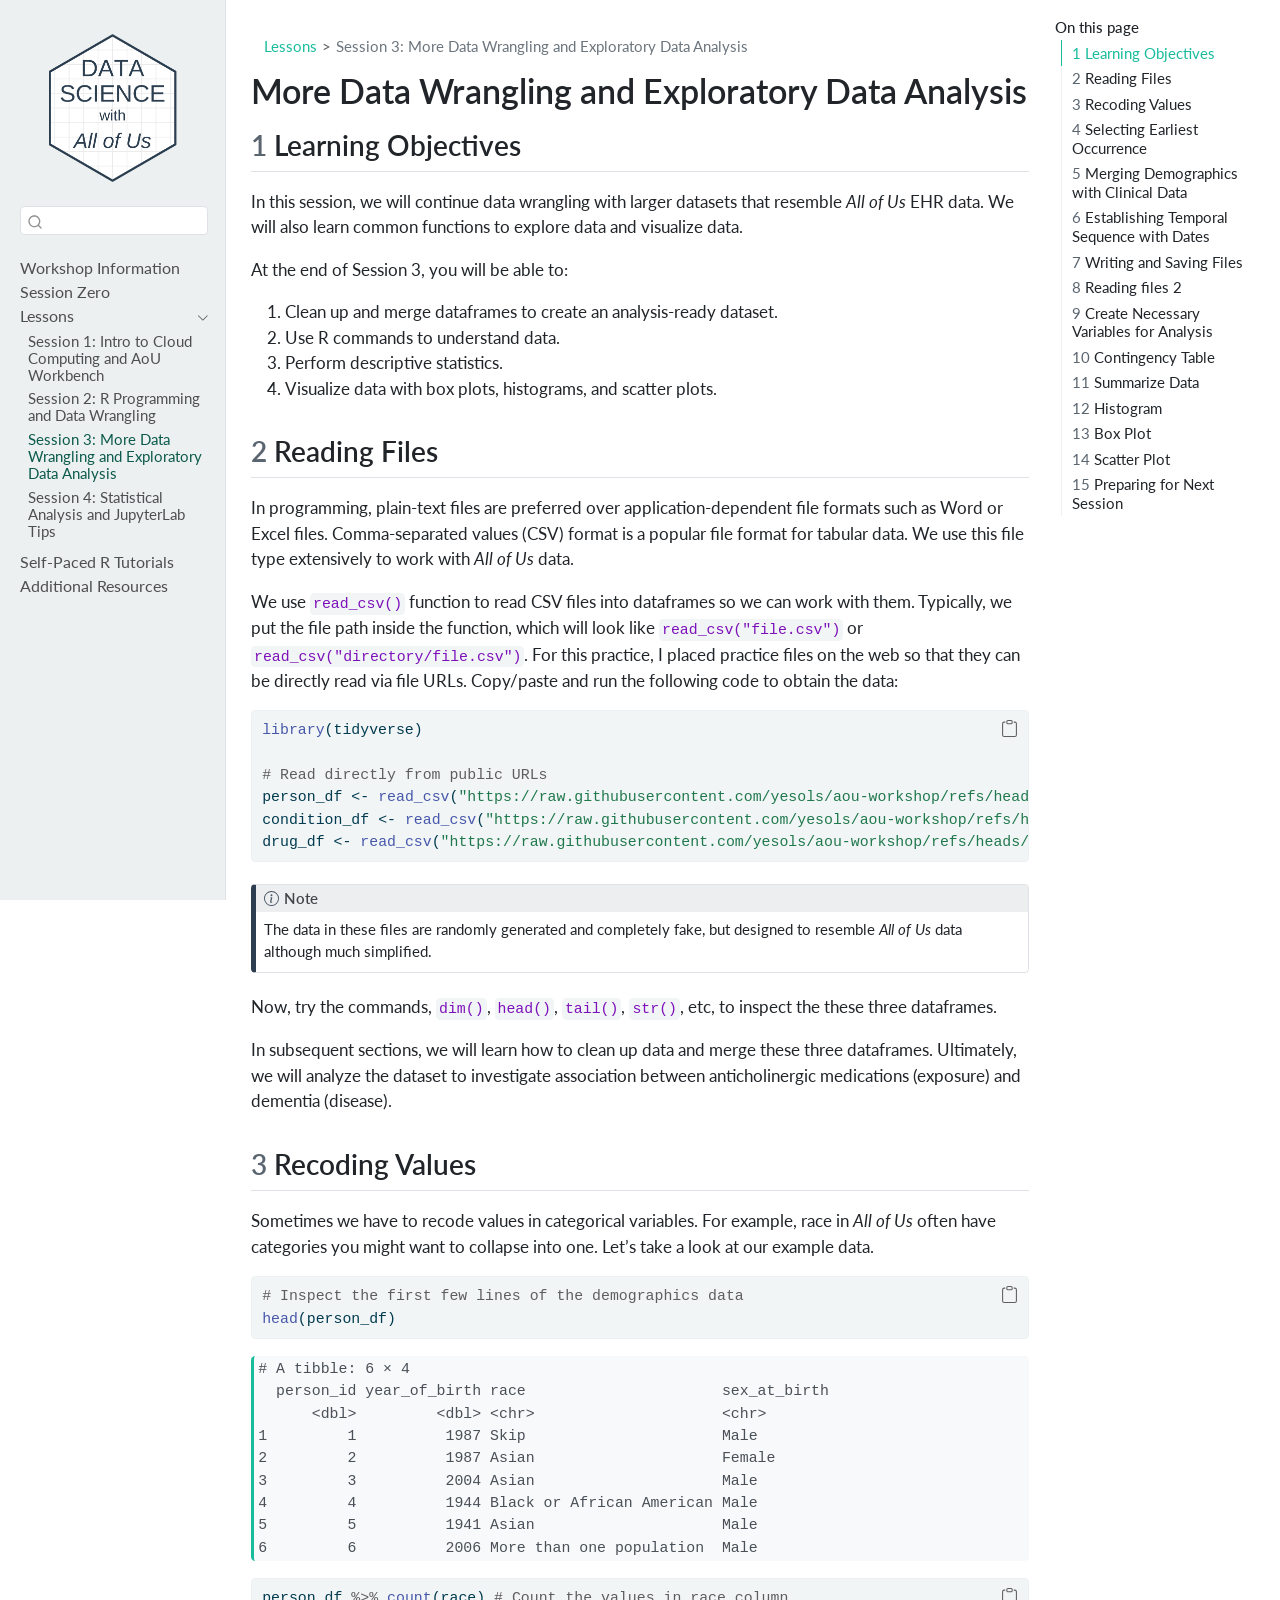
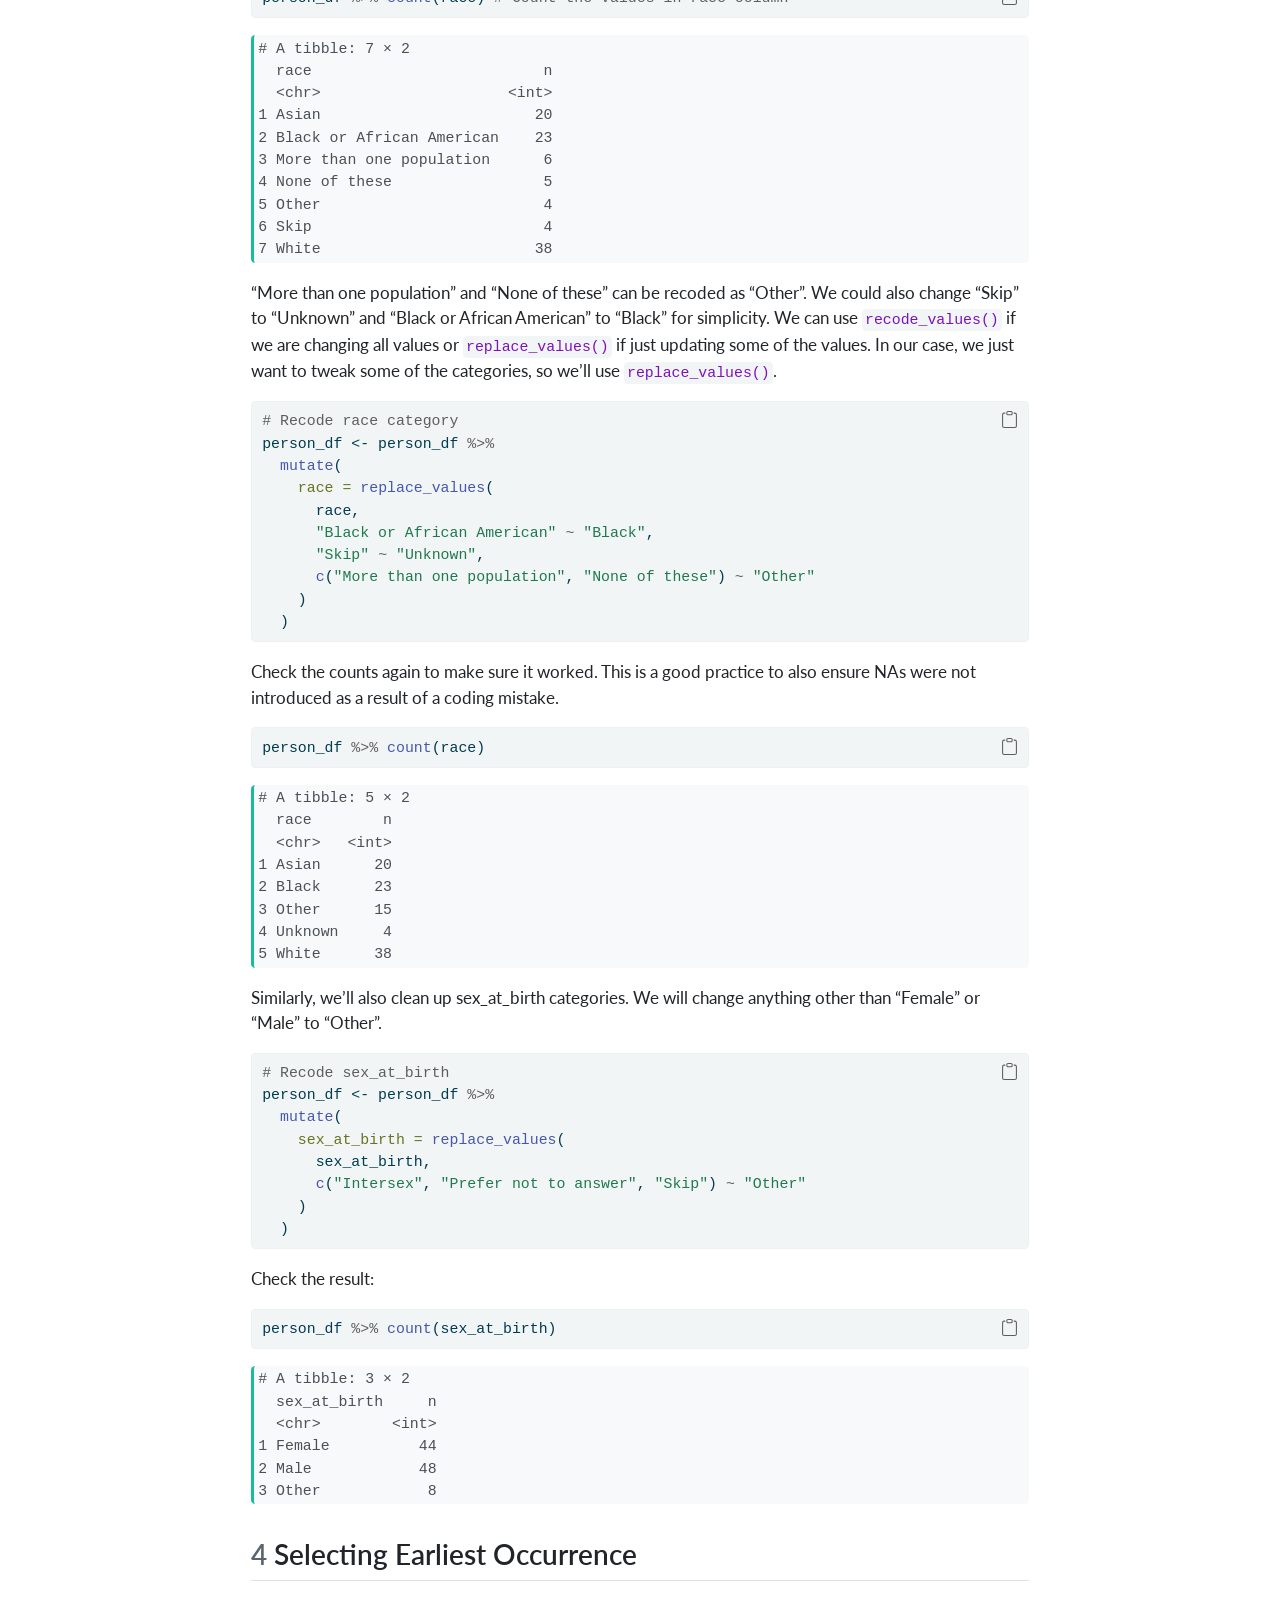
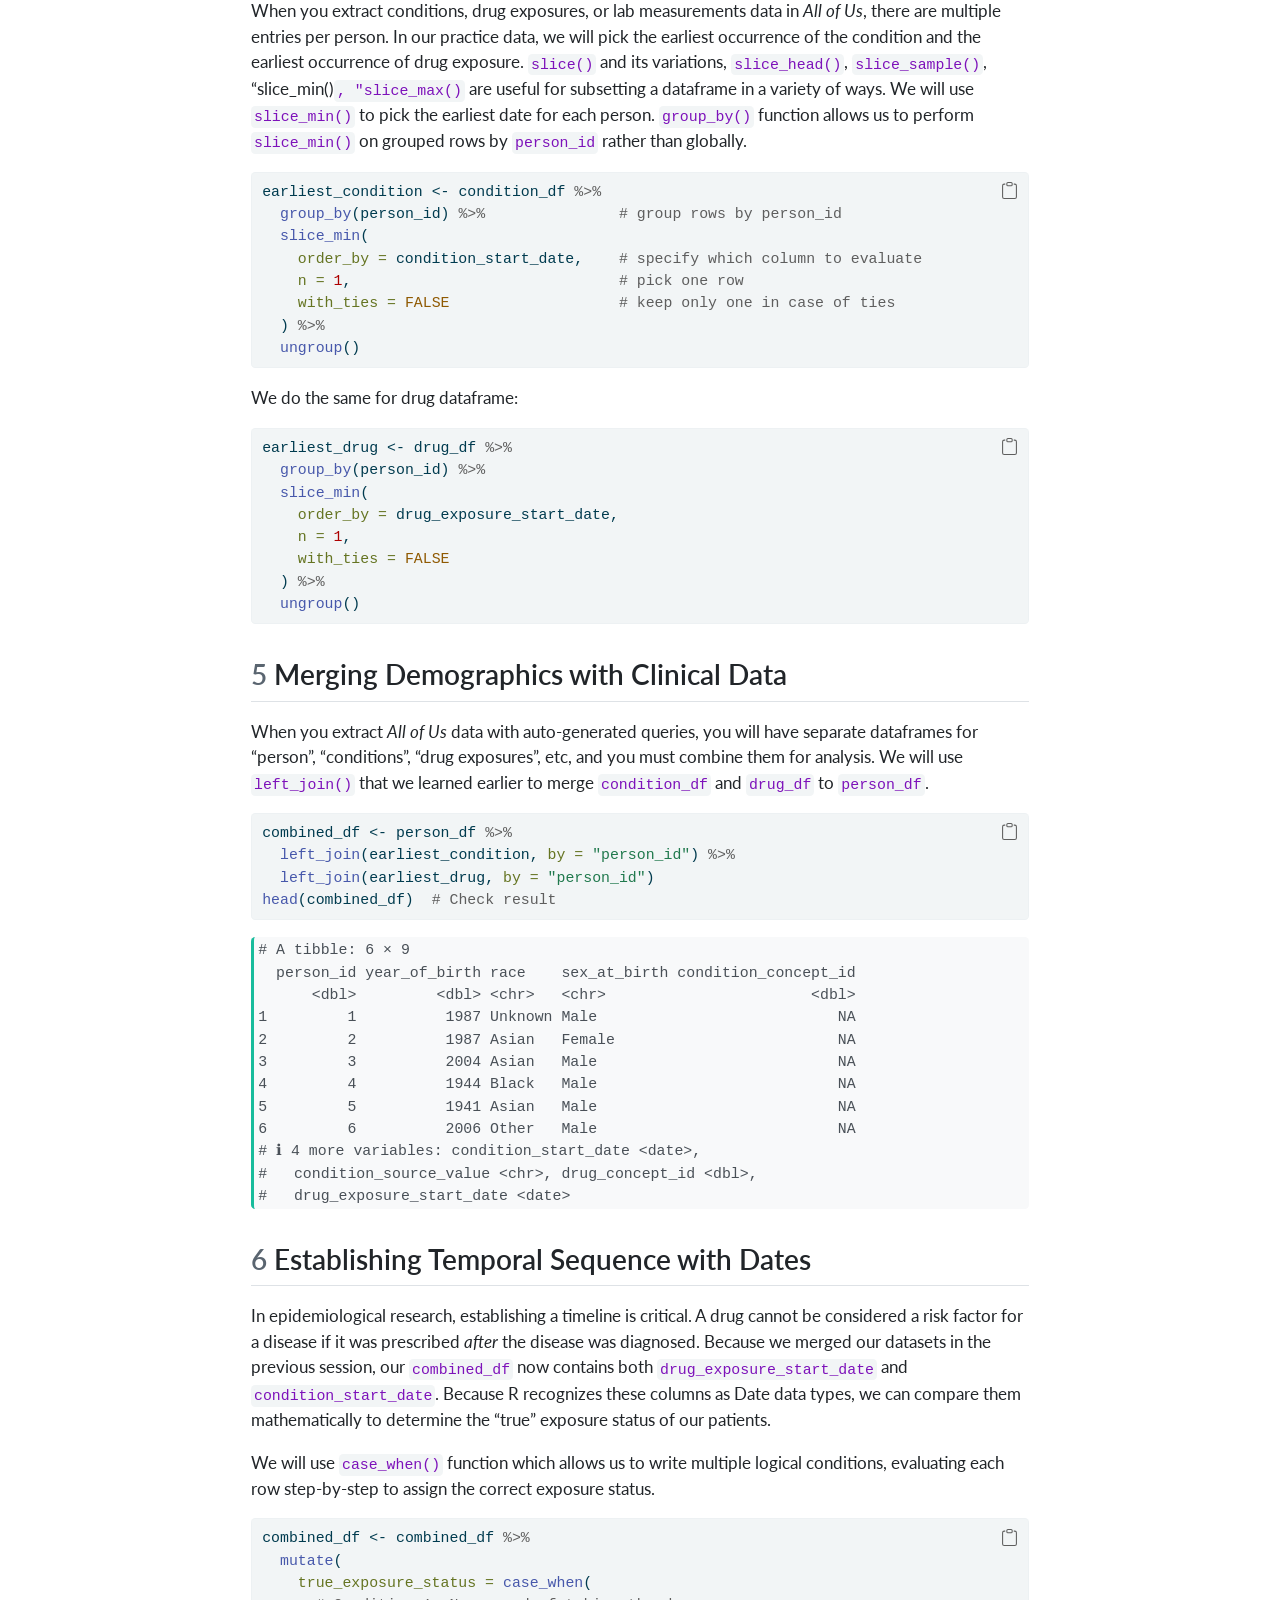
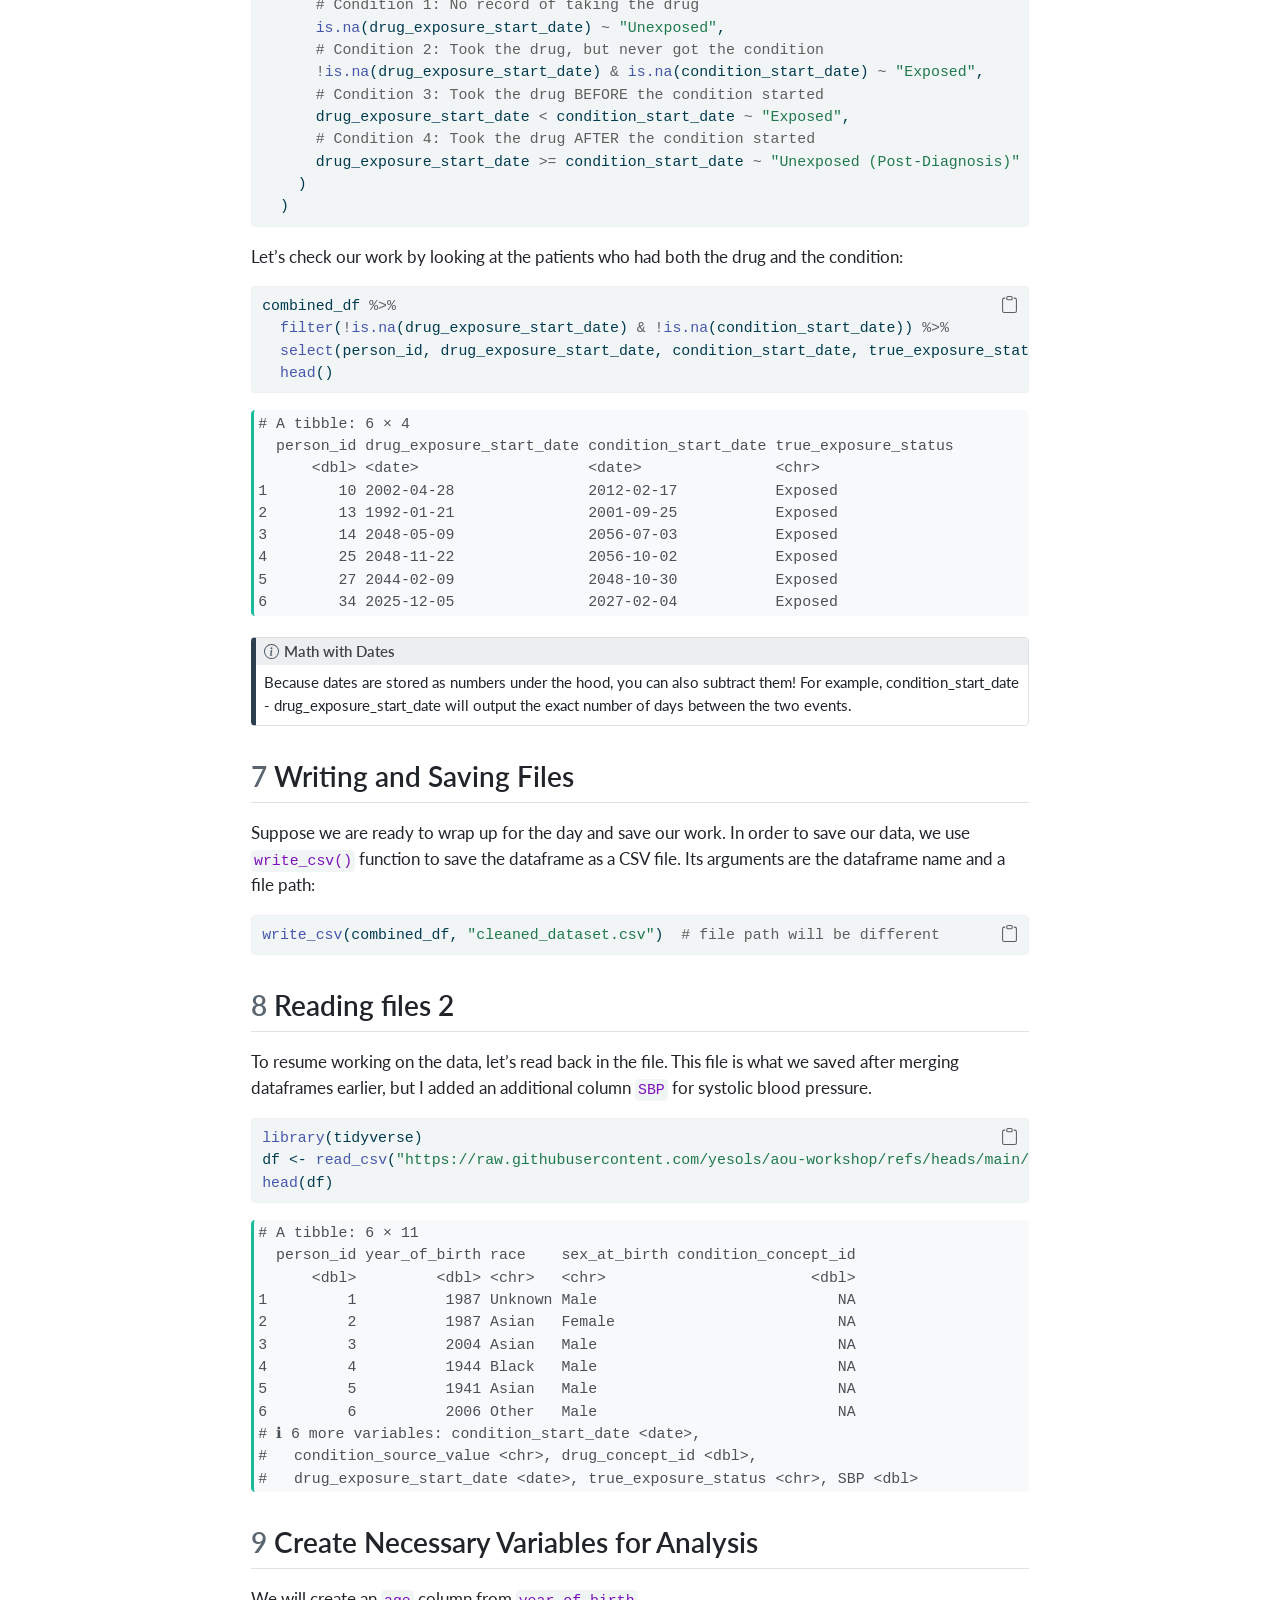
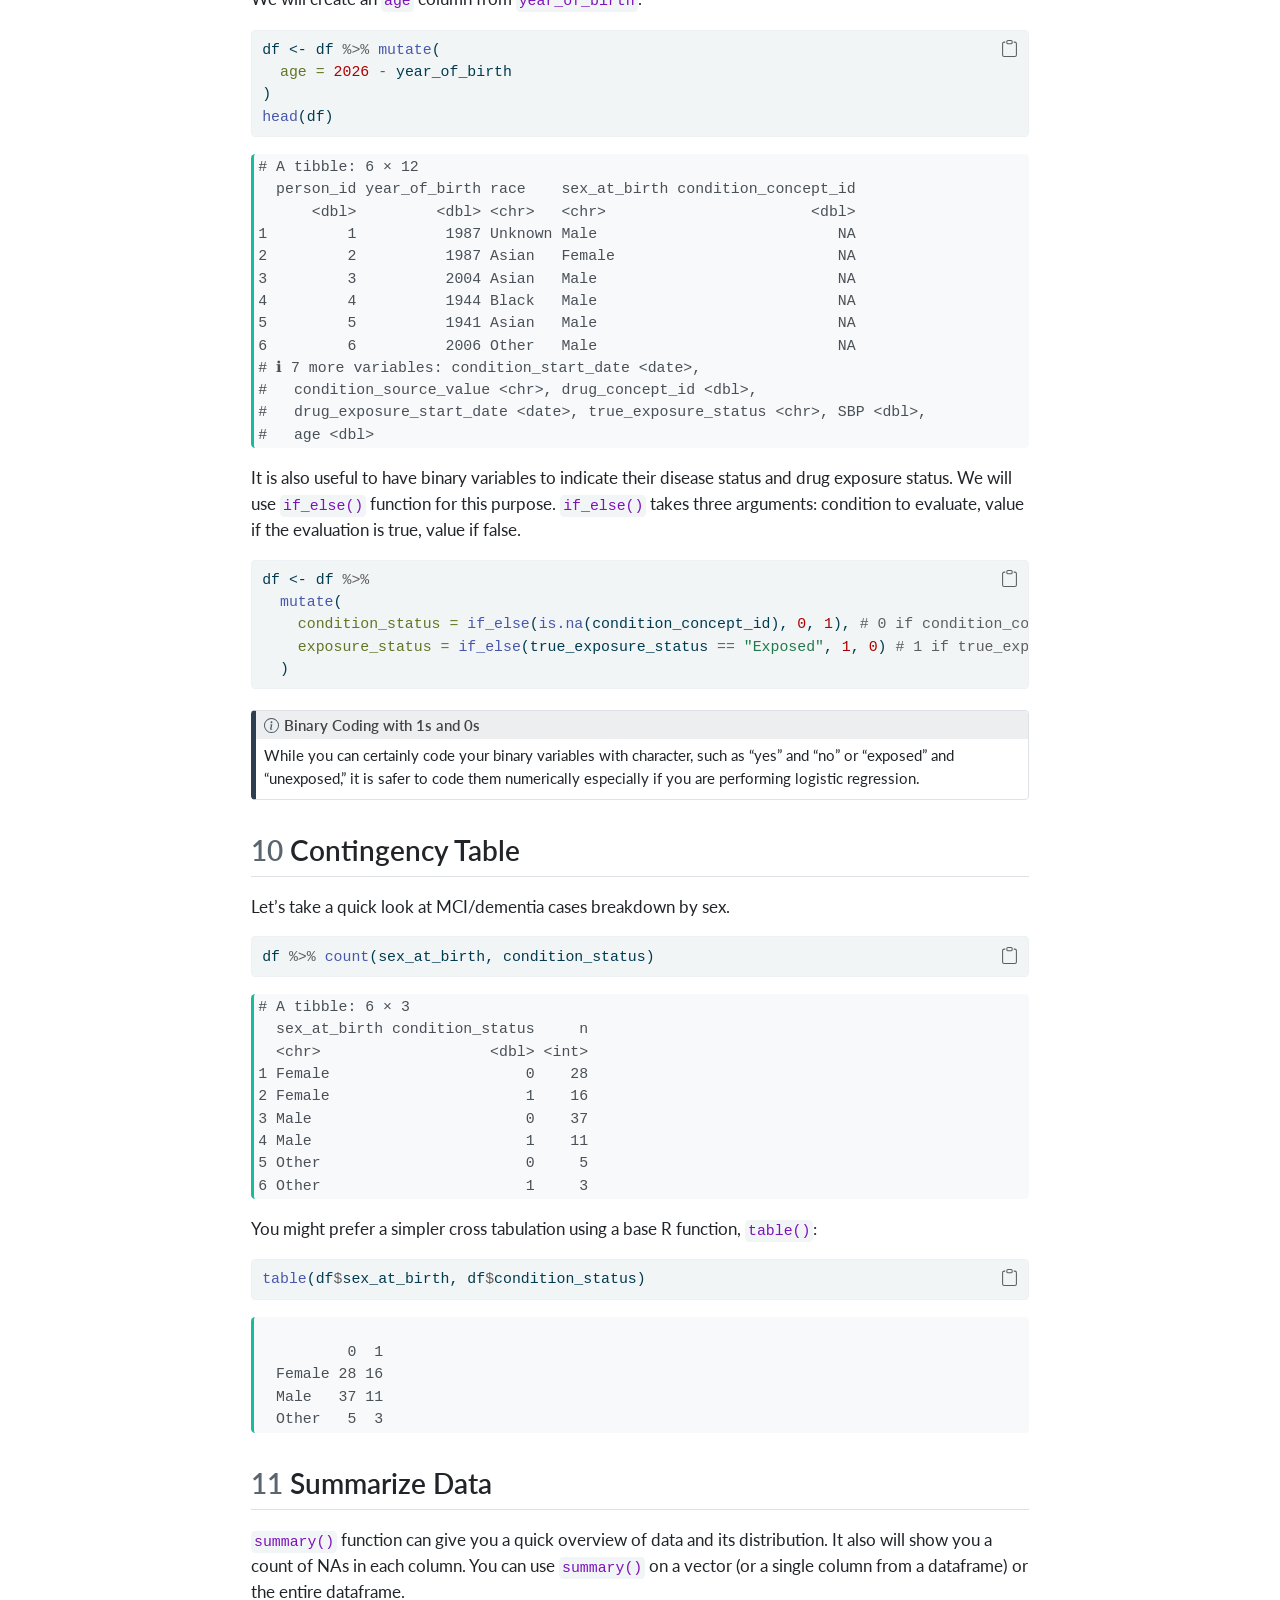
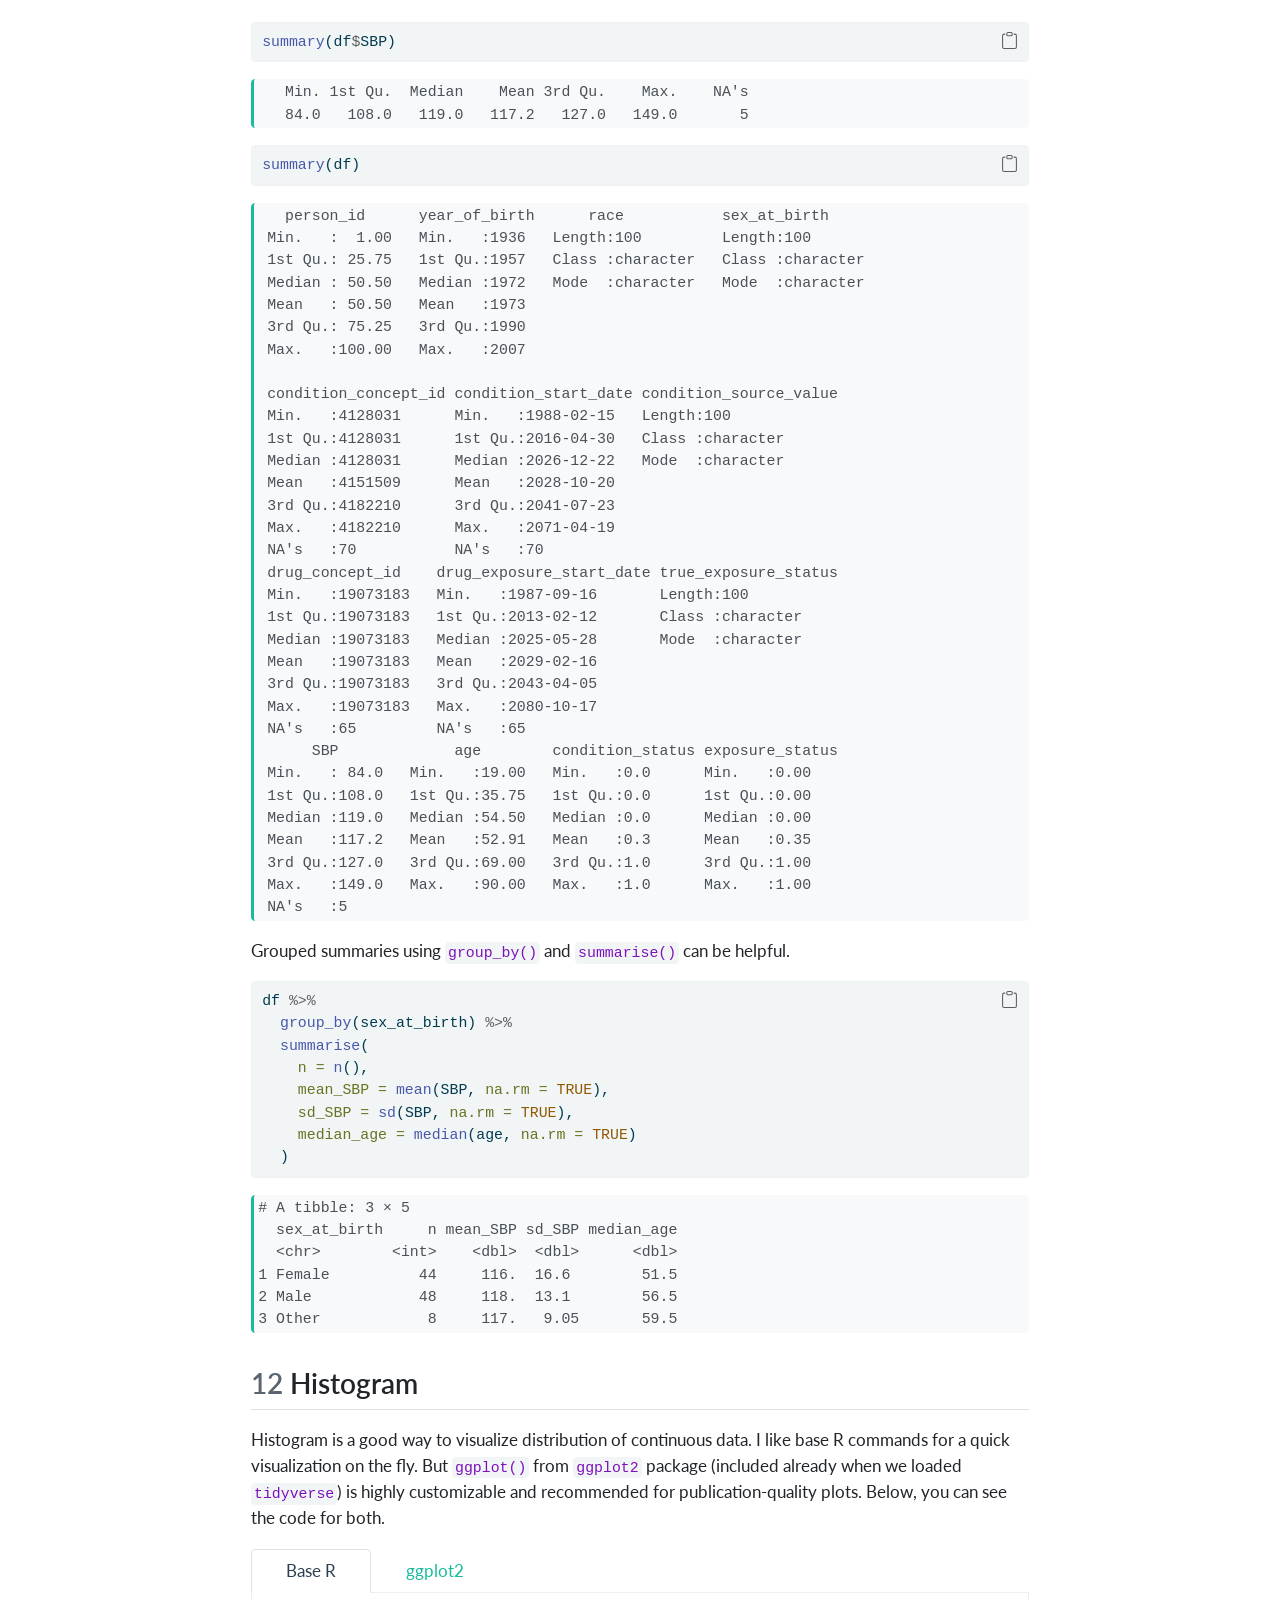
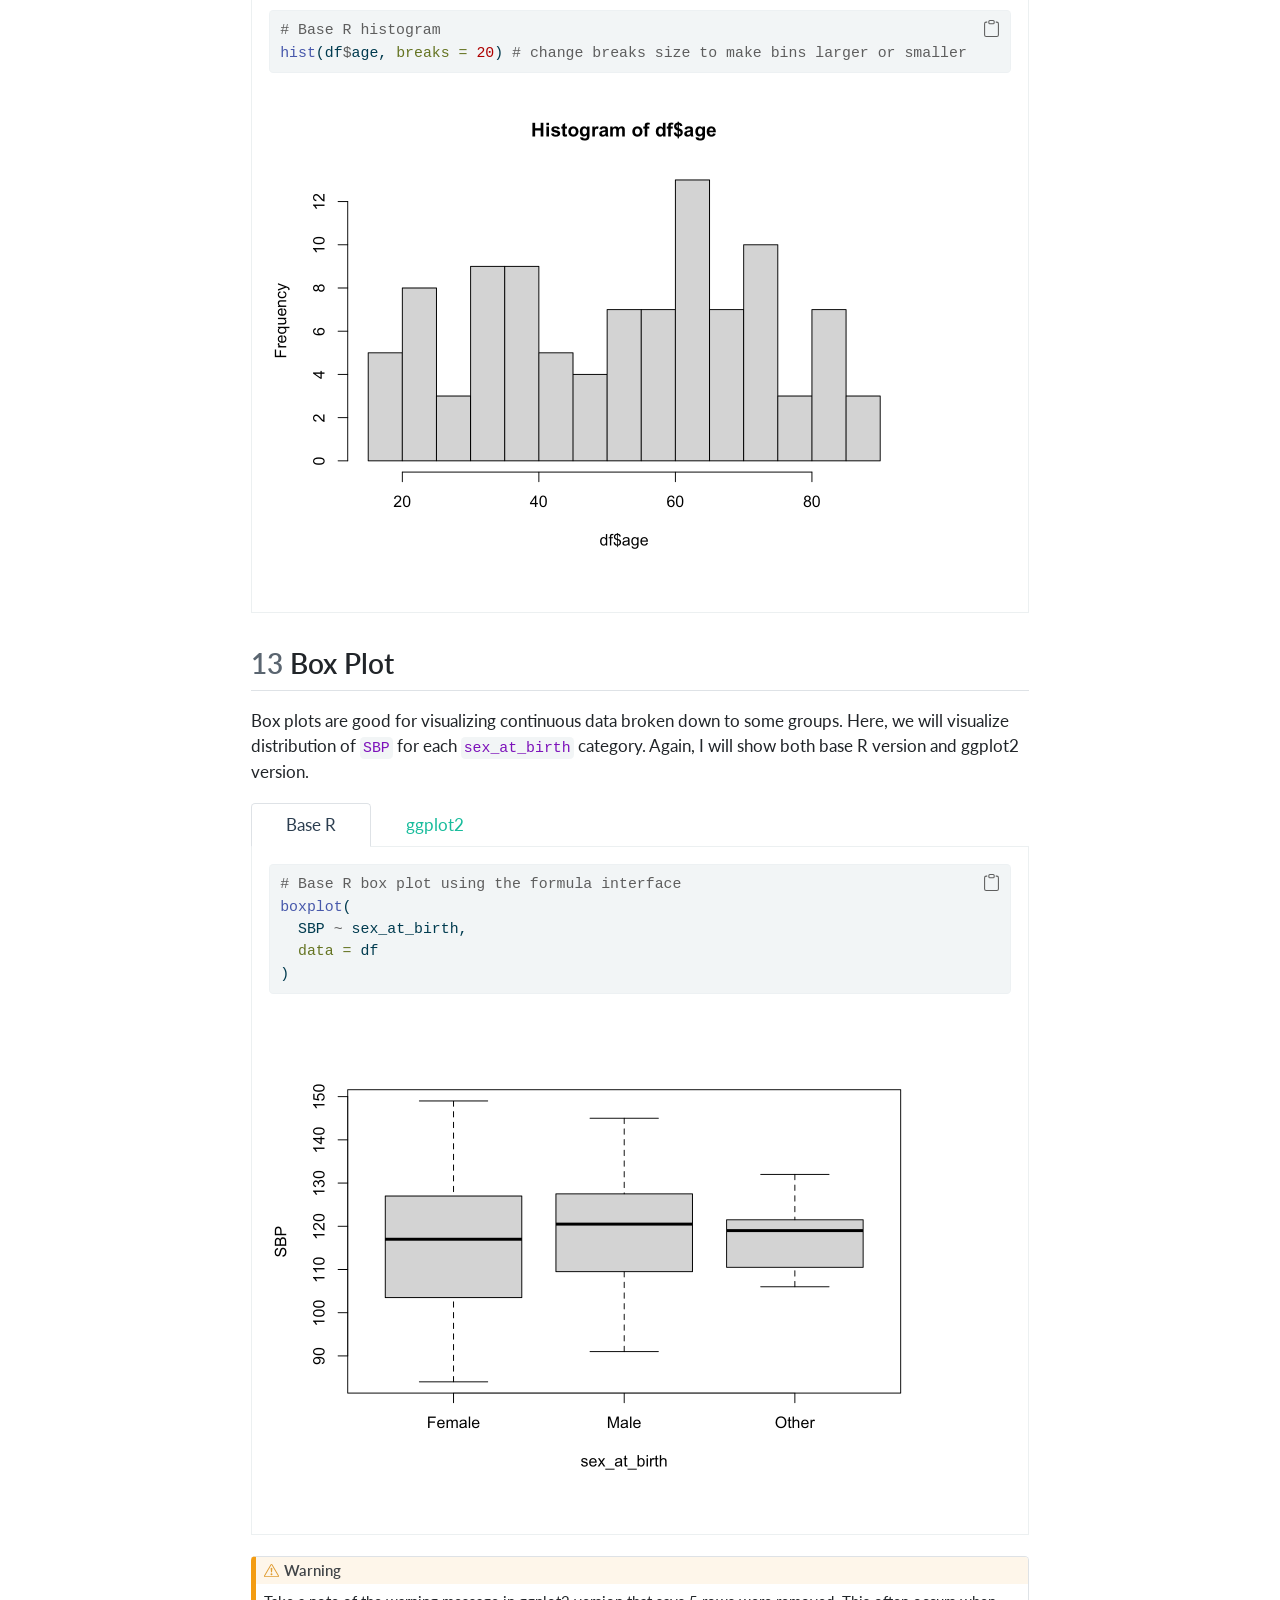
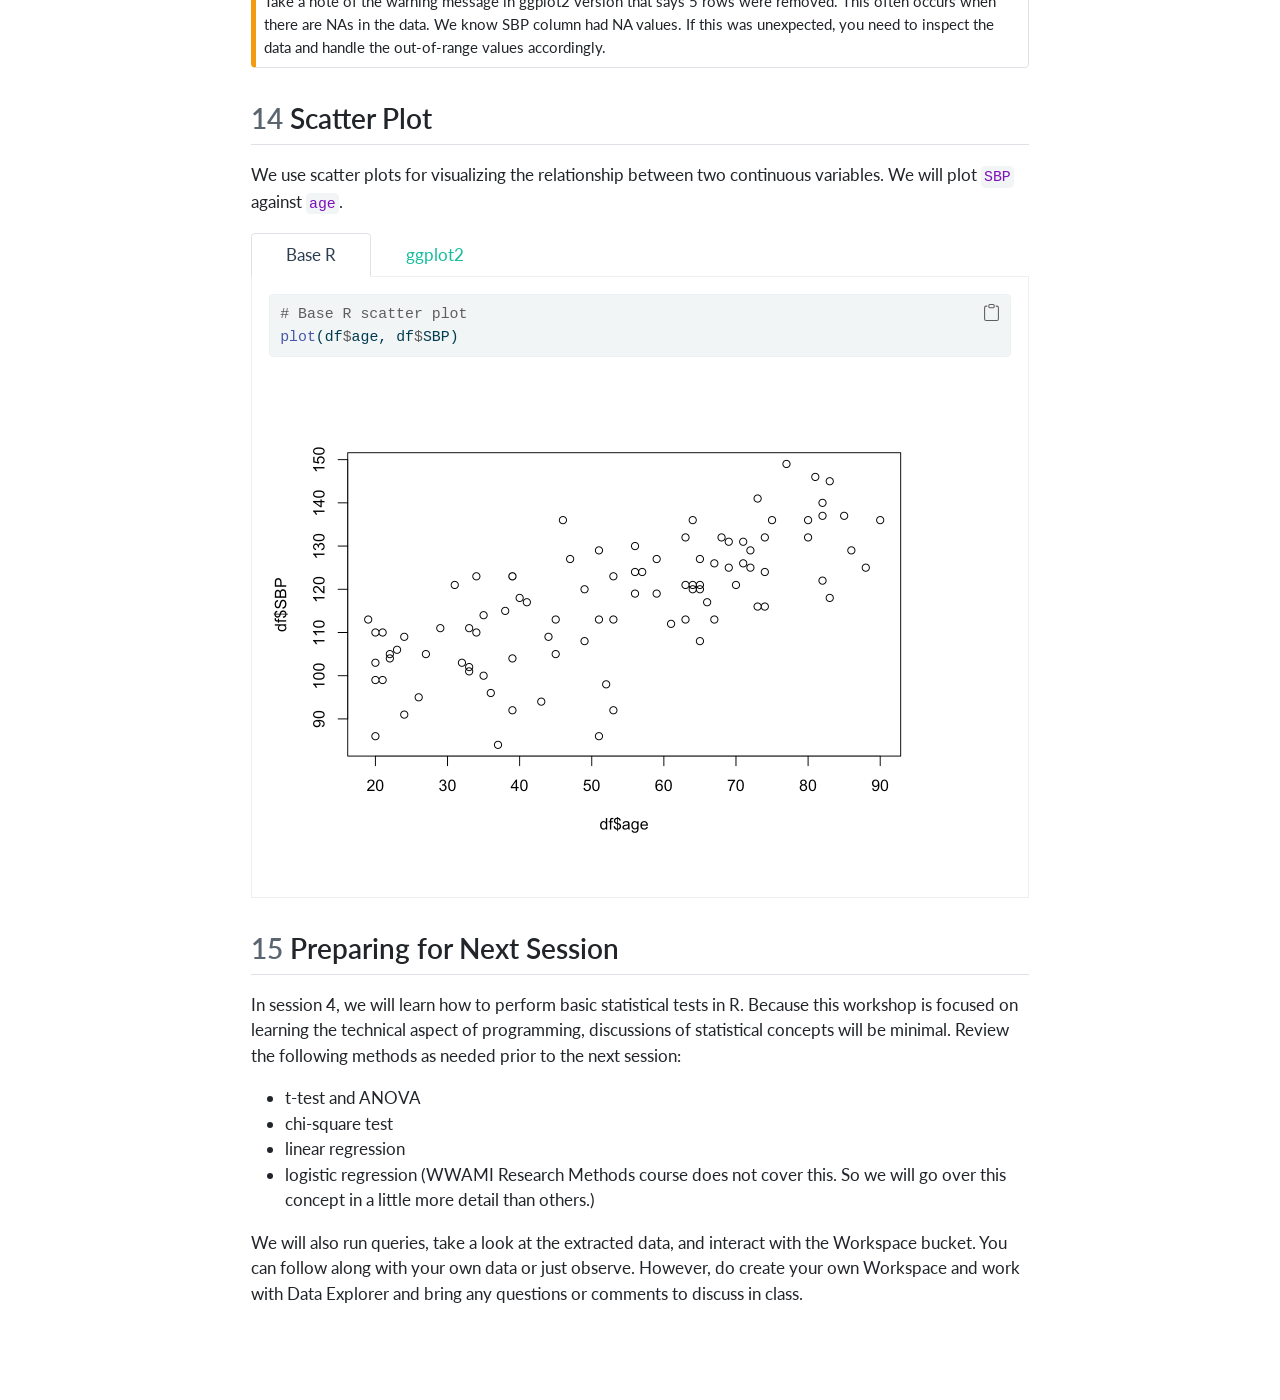
<file: session-3.html>
<!DOCTYPE html>
<html xmlns="http://www.w3.org/1999/xhtml" lang="en" xml:lang="en"><head>

<meta charset="utf-8">
<meta name="generator" content="quarto-1.8.27">

<meta name="viewport" content="width=device-width, initial-scale=1.0, user-scalable=yes">


<title>More Data Wrangling and Exploratory Data Analysis – AoU Workshop</title>
<style>
code{white-space: pre-wrap;}
span.smallcaps{font-variant: small-caps;}
div.columns{display: flex; gap: min(4vw, 1.5em);}
div.column{flex: auto; overflow-x: auto;}
div.hanging-indent{margin-left: 1.5em; text-indent: -1.5em;}
ul.task-list{list-style: none;}
ul.task-list li input[type="checkbox"] {
  width: 0.8em;
  margin: 0 0.8em 0.2em -1em; /* quarto-specific, see https://github.com/quarto-dev/quarto-cli/issues/4556 */ 
  vertical-align: middle;
}
/* CSS for syntax highlighting */
html { -webkit-text-size-adjust: 100%; }
pre > code.sourceCode { white-space: pre; position: relative; }
pre > code.sourceCode > span { display: inline-block; line-height: 1.25; }
pre > code.sourceCode > span:empty { height: 1.2em; }
.sourceCode { overflow: visible; }
code.sourceCode > span { color: inherit; text-decoration: inherit; }
div.sourceCode { margin: 1em 0; }
pre.sourceCode { margin: 0; }
@media screen {
div.sourceCode { overflow: auto; }
}
@media print {
pre > code.sourceCode { white-space: pre-wrap; }
pre > code.sourceCode > span { text-indent: -5em; padding-left: 5em; }
}
pre.numberSource code
  { counter-reset: source-line 0; }
pre.numberSource code > span
  { position: relative; left: -4em; counter-increment: source-line; }
pre.numberSource code > span > a:first-child::before
  { content: counter(source-line);
    position: relative; left: -1em; text-align: right; vertical-align: baseline;
    border: none; display: inline-block;
    -webkit-touch-callout: none; -webkit-user-select: none;
    -khtml-user-select: none; -moz-user-select: none;
    -ms-user-select: none; user-select: none;
    padding: 0 4px; width: 4em;
  }
pre.numberSource { margin-left: 3em;  padding-left: 4px; }
div.sourceCode
  {   }
@media screen {
pre > code.sourceCode > span > a:first-child::before { text-decoration: underline; }
}
</style>


<script src="site_libs/quarto-nav/quarto-nav.js"></script>
<script src="site_libs/quarto-nav/headroom.min.js"></script>
<script src="site_libs/clipboard/clipboard.min.js"></script>
<script src="site_libs/quarto-search/autocomplete.umd.js"></script>
<script src="site_libs/quarto-search/fuse.min.js"></script>
<script src="site_libs/quarto-search/quarto-search.js"></script>
<meta name="quarto:offset" content="./">
<script src="site_libs/quarto-html/quarto.js" type="module"></script>
<script src="site_libs/quarto-html/tabsets/tabsets.js" type="module"></script>
<script src="site_libs/quarto-html/axe/axe-check.js" type="module"></script>
<script src="site_libs/quarto-html/popper.min.js"></script>
<script src="site_libs/quarto-html/tippy.umd.min.js"></script>
<script src="site_libs/quarto-html/anchor.min.js"></script>
<link href="site_libs/quarto-html/tippy.css" rel="stylesheet">
<link href="site_libs/quarto-html/quarto-syntax-highlighting-ed96de9b727972fe78a7b5d16c58bf87.css" rel="stylesheet" id="quarto-text-highlighting-styles">
<script src="site_libs/bootstrap/bootstrap.min.js"></script>
<link href="site_libs/bootstrap/bootstrap-icons.css" rel="stylesheet">
<link href="site_libs/bootstrap/bootstrap-820421534fc26536042fa068055439ec.min.css" rel="stylesheet" append-hash="true" id="quarto-bootstrap" data-mode="light">
<script src="site_libs/quarto-contrib/glightbox/glightbox.min.js"></script>
<link href="site_libs/quarto-contrib/glightbox/glightbox.min.css" rel="stylesheet">
<link href="site_libs/quarto-contrib/glightbox/lightbox.css" rel="stylesheet">
<script id="quarto-search-options" type="application/json">{
  "location": "sidebar",
  "copy-button": false,
  "collapse-after": 3,
  "panel-placement": "start",
  "type": "textbox",
  "limit": 50,
  "keyboard-shortcut": [
    "f",
    "/",
    "s"
  ],
  "show-item-context": false,
  "language": {
    "search-no-results-text": "No results",
    "search-matching-documents-text": "matching documents",
    "search-copy-link-title": "Copy link to search",
    "search-hide-matches-text": "Hide additional matches",
    "search-more-match-text": "more match in this document",
    "search-more-matches-text": "more matches in this document",
    "search-clear-button-title": "Clear",
    "search-text-placeholder": "",
    "search-detached-cancel-button-title": "Cancel",
    "search-submit-button-title": "Submit",
    "search-label": "Search"
  }
}</script>


<link rel="stylesheet" href="styles.css">
</head>

<body class="nav-sidebar docked quarto-light">

<div id="quarto-search-results"></div>
  <header id="quarto-header" class="headroom fixed-top">
  <nav class="quarto-secondary-nav">
    <div class="container-fluid d-flex">
      <button type="button" class="quarto-btn-toggle btn" data-bs-toggle="collapse" role="button" data-bs-target=".quarto-sidebar-collapse-item" aria-controls="quarto-sidebar" aria-expanded="false" aria-label="Toggle sidebar navigation" onclick="if (window.quartoToggleHeadroom) { window.quartoToggleHeadroom(); }">
        <i class="bi bi-layout-text-sidebar-reverse"></i>
      </button>
        <nav class="quarto-page-breadcrumbs" aria-label="breadcrumb"><ol class="breadcrumb"><li class="breadcrumb-item"><a href="./session-1.html">Lessons</a></li><li class="breadcrumb-item"><a href="./session-3.html">Session 3: More Data Wrangling and Exploratory Data Analysis</a></li></ol></nav>
        <a class="flex-grow-1" role="navigation" data-bs-toggle="collapse" data-bs-target=".quarto-sidebar-collapse-item" aria-controls="quarto-sidebar" aria-expanded="false" aria-label="Toggle sidebar navigation" onclick="if (window.quartoToggleHeadroom) { window.quartoToggleHeadroom(); }">      
        </a>
      <button type="button" class="btn quarto-search-button" aria-label="Search" onclick="window.quartoOpenSearch();">
        <i class="bi bi-search"></i>
      </button>
    </div>
  </nav>
</header>
<!-- content -->
<div id="quarto-content" class="quarto-container page-columns page-rows-contents page-layout-article">
<!-- sidebar -->
  <nav id="quarto-sidebar" class="sidebar collapse collapse-horizontal quarto-sidebar-collapse-item sidebar-navigation docked overflow-auto">
    <div class="pt-lg-2 mt-2 text-left sidebar-header">
      <a href="./index.html" class="sidebar-logo-link">
      <img src="./hex-logo.png" alt="" class="sidebar-logo light-content py-0 d-lg-inline d-none">
      <img src="./hex-logo.png" alt="" class="sidebar-logo dark-content py-0 d-lg-inline d-none">
      </a>
      </div>
        <div class="mt-2 flex-shrink-0 align-items-center">
        <div class="sidebar-search">
        <div id="quarto-search" class="" title="Search"></div>
        </div>
        </div>
    <div class="sidebar-menu-container"> 
    <ul class="list-unstyled mt-1">
        <li class="sidebar-item">
  <div class="sidebar-item-container"> 
  <a href="./index.html" class="sidebar-item-text sidebar-link">
 <span class="menu-text">Workshop Information</span></a>
  </div>
</li>
        <li class="sidebar-item">
  <div class="sidebar-item-container"> 
  <a href="./session-0.html" class="sidebar-item-text sidebar-link">
 <span class="menu-text">Session Zero</span></a>
  </div>
</li>
        <li class="sidebar-item sidebar-item-section">
      <div class="sidebar-item-container"> 
            <a class="sidebar-item-text sidebar-link text-start" data-bs-toggle="collapse" data-bs-target="#quarto-sidebar-section-1" role="navigation" aria-expanded="true">
 <span class="menu-text">Lessons</span></a>
          <a class="sidebar-item-toggle text-start" data-bs-toggle="collapse" data-bs-target="#quarto-sidebar-section-1" role="navigation" aria-expanded="true" aria-label="Toggle section">
            <i class="bi bi-chevron-right ms-2"></i>
          </a> 
      </div>
      <ul id="quarto-sidebar-section-1" class="collapse list-unstyled sidebar-section depth1 show">  
          <li class="sidebar-item">
  <div class="sidebar-item-container"> 
  <a href="./session-1.html" class="sidebar-item-text sidebar-link">
 <span class="menu-text">Session 1: Intro to Cloud Computing and AoU Workbench</span></a>
  </div>
</li>
          <li class="sidebar-item">
  <div class="sidebar-item-container"> 
  <a href="./session-2.html" class="sidebar-item-text sidebar-link">
 <span class="menu-text">Session 2: R Programming and Data Wrangling</span></a>
  </div>
</li>
          <li class="sidebar-item">
  <div class="sidebar-item-container"> 
  <a href="./session-3.html" class="sidebar-item-text sidebar-link active">
 <span class="menu-text">Session 3: More Data Wrangling and Exploratory Data Analysis</span></a>
  </div>
</li>
          <li class="sidebar-item">
  <div class="sidebar-item-container"> 
  <a href="./session-4.html" class="sidebar-item-text sidebar-link">
 <span class="menu-text">Session 4: Statistical Analysis and JupyterLab Tips</span></a>
  </div>
</li>
      </ul>
  </li>
        <li class="sidebar-item">
  <div class="sidebar-item-container"> 
  <a href="./tutorials.html" class="sidebar-item-text sidebar-link">
 <span class="menu-text">Self-Paced R Tutorials</span></a>
  </div>
</li>
        <li class="sidebar-item">
  <div class="sidebar-item-container"> 
  <a href="./resources.html" class="sidebar-item-text sidebar-link">
 <span class="menu-text">Additional Resources</span></a>
  </div>
</li>
    </ul>
    </div>
</nav>
<div id="quarto-sidebar-glass" class="quarto-sidebar-collapse-item" data-bs-toggle="collapse" data-bs-target=".quarto-sidebar-collapse-item"></div>
<!-- margin-sidebar -->
    <div id="quarto-margin-sidebar" class="sidebar margin-sidebar">
        <nav id="TOC" role="doc-toc" class="toc-active">
    <h2 id="toc-title">On this page</h2>
   
  <ul>
  <li><a href="#learning-objectives" id="toc-learning-objectives" class="nav-link active" data-scroll-target="#learning-objectives"><span class="header-section-number">1</span> Learning Objectives</a></li>
  <li><a href="#reading-files" id="toc-reading-files" class="nav-link" data-scroll-target="#reading-files"><span class="header-section-number">2</span> Reading Files</a></li>
  <li><a href="#recoding-values" id="toc-recoding-values" class="nav-link" data-scroll-target="#recoding-values"><span class="header-section-number">3</span> Recoding Values</a></li>
  <li><a href="#selecting-earliest-occurrence" id="toc-selecting-earliest-occurrence" class="nav-link" data-scroll-target="#selecting-earliest-occurrence"><span class="header-section-number">4</span> Selecting Earliest Occurrence</a></li>
  <li><a href="#merging-demographics-with-clinical-data" id="toc-merging-demographics-with-clinical-data" class="nav-link" data-scroll-target="#merging-demographics-with-clinical-data"><span class="header-section-number">5</span> Merging Demographics with Clinical Data</a></li>
  <li><a href="#establishing-temporal-sequence-with-dates" id="toc-establishing-temporal-sequence-with-dates" class="nav-link" data-scroll-target="#establishing-temporal-sequence-with-dates"><span class="header-section-number">6</span> Establishing Temporal Sequence with Dates</a></li>
  <li><a href="#writing-and-saving-files" id="toc-writing-and-saving-files" class="nav-link" data-scroll-target="#writing-and-saving-files"><span class="header-section-number">7</span> Writing and Saving Files</a></li>
  <li><a href="#reading-files-2" id="toc-reading-files-2" class="nav-link" data-scroll-target="#reading-files-2"><span class="header-section-number">8</span> Reading files 2</a></li>
  <li><a href="#create-necessary-variables-for-analysis" id="toc-create-necessary-variables-for-analysis" class="nav-link" data-scroll-target="#create-necessary-variables-for-analysis"><span class="header-section-number">9</span> Create Necessary Variables for Analysis</a></li>
  <li><a href="#contingency-table" id="toc-contingency-table" class="nav-link" data-scroll-target="#contingency-table"><span class="header-section-number">10</span> Contingency Table</a></li>
  <li><a href="#summarize-data" id="toc-summarize-data" class="nav-link" data-scroll-target="#summarize-data"><span class="header-section-number">11</span> Summarize Data</a></li>
  <li><a href="#histogram" id="toc-histogram" class="nav-link" data-scroll-target="#histogram"><span class="header-section-number">12</span> Histogram</a></li>
  <li><a href="#box-plot" id="toc-box-plot" class="nav-link" data-scroll-target="#box-plot"><span class="header-section-number">13</span> Box Plot</a></li>
  <li><a href="#scatter-plot" id="toc-scatter-plot" class="nav-link" data-scroll-target="#scatter-plot"><span class="header-section-number">14</span> Scatter Plot</a></li>
  <li><a href="#preparing-for-next-session" id="toc-preparing-for-next-session" class="nav-link" data-scroll-target="#preparing-for-next-session"><span class="header-section-number">15</span> Preparing for Next Session</a></li>
  </ul>
</nav>
    </div>
<!-- main -->
<main class="content" id="quarto-document-content">

<header id="title-block-header" class="quarto-title-block default"><nav class="quarto-page-breadcrumbs quarto-title-breadcrumbs d-none d-lg-block" aria-label="breadcrumb"><ol class="breadcrumb"><li class="breadcrumb-item"><a href="./session-1.html">Lessons</a></li><li class="breadcrumb-item"><a href="./session-3.html">Session 3: More Data Wrangling and Exploratory Data Analysis</a></li></ol></nav>
<div class="quarto-title">
<h1 class="title">More Data Wrangling and Exploratory Data Analysis</h1>
</div>



<div class="quarto-title-meta">

    
  
    
  </div>
  


</header>


<section id="learning-objectives" class="level2" data-number="1">
<h2 data-number="1" class="anchored" data-anchor-id="learning-objectives"><span class="header-section-number">1</span> Learning Objectives</h2>
<p>In this session, we will continue data wrangling with larger datasets that resemble <em>All of Us</em> EHR data. We will also learn common functions to explore data and visualize data.</p>
<p>At the end of Session 3, you will be able to:</p>
<ol type="1">
<li>Clean up and merge dataframes to create an analysis-ready dataset.</li>
<li>Use R commands to understand data.</li>
<li>Perform descriptive statistics.</li>
<li>Visualize data with box plots, histograms, and scatter plots.</li>
</ol>
</section>
<section id="reading-files" class="level2" data-number="2">
<h2 data-number="2" class="anchored" data-anchor-id="reading-files"><span class="header-section-number">2</span> Reading Files</h2>
<p>In programming, plain-text files are preferred over application-dependent file formats such as Word or Excel files. Comma-separated values (CSV) format is a popular file format for tabular data. We use this file type extensively to work with <em>All of Us</em> data.</p>
<p>We use <code>read_csv()</code> function to read CSV files into dataframes so we can work with them. Typically, we put the file path inside the function, which will look like <code>read_csv("file.csv")</code> or <code>read_csv("directory/file.csv")</code>. For this practice, I placed practice files on the web so that they can be directly read via file URLs. Copy/paste and run the following code to obtain the data:</p>
<div class="cell">
<div class="code-copy-outer-scaffold"><div class="sourceCode cell-code" id="cb1"><pre class="sourceCode r code-with-copy"><code class="sourceCode r"><span id="cb1-1"><a href="#cb1-1" aria-hidden="true" tabindex="-1"></a><span class="fu">library</span>(tidyverse)</span>
<span id="cb1-2"><a href="#cb1-2" aria-hidden="true" tabindex="-1"></a></span>
<span id="cb1-3"><a href="#cb1-3" aria-hidden="true" tabindex="-1"></a><span class="co"># Read directly from public URLs</span></span>
<span id="cb1-4"><a href="#cb1-4" aria-hidden="true" tabindex="-1"></a>person_df <span class="ot">&lt;-</span> <span class="fu">read_csv</span>(<span class="st">"https://raw.githubusercontent.com/yesols/aou-workshop/refs/heads/main/data/demographic_data.csv"</span>)</span>
<span id="cb1-5"><a href="#cb1-5" aria-hidden="true" tabindex="-1"></a>condition_df <span class="ot">&lt;-</span> <span class="fu">read_csv</span>(<span class="st">"https://raw.githubusercontent.com/yesols/aou-workshop/refs/heads/main/data/conditions.csv"</span>)</span>
<span id="cb1-6"><a href="#cb1-6" aria-hidden="true" tabindex="-1"></a>drug_df <span class="ot">&lt;-</span> <span class="fu">read_csv</span>(<span class="st">"https://raw.githubusercontent.com/yesols/aou-workshop/refs/heads/main/data/drug_exposures.csv"</span>)</span></code></pre></div><button title="Copy to Clipboard" class="code-copy-button"><i class="bi"></i></button></div>
</div>
<div class="callout callout-style-default callout-note callout-titled">
<div class="callout-header d-flex align-content-center">
<div class="callout-icon-container">
<i class="callout-icon"></i>
</div>
<div class="callout-title-container flex-fill">
Note
</div>
</div>
<div class="callout-body-container callout-body">
<p>The data in these files are randomly generated and completely fake, but designed to resemble <em>All of Us</em> data although much simplified.</p>
</div>
</div>
<p>Now, try the commands, <code>dim()</code>, <code>head()</code>, <code>tail()</code>, <code>str()</code>, etc, to inspect the these three dataframes.</p>
<p>In subsequent sections, we will learn how to clean up data and merge these three dataframes. Ultimately, we will analyze the dataset to investigate association between anticholinergic medications (exposure) and dementia (disease).</p>
</section>
<section id="recoding-values" class="level2" data-number="3">
<h2 data-number="3" class="anchored" data-anchor-id="recoding-values"><span class="header-section-number">3</span> Recoding Values</h2>
<p>Sometimes we have to recode values in categorical variables. For example, race in <em>All of Us</em> often have categories you might want to collapse into one. Let’s take a look at our example data.</p>
<div class="cell">
<div class="code-copy-outer-scaffold"><div class="sourceCode cell-code" id="cb2"><pre class="sourceCode r code-with-copy"><code class="sourceCode r"><span id="cb2-1"><a href="#cb2-1" aria-hidden="true" tabindex="-1"></a><span class="co"># Inspect the first few lines of the demographics data</span></span>
<span id="cb2-2"><a href="#cb2-2" aria-hidden="true" tabindex="-1"></a><span class="fu">head</span>(person_df)</span></code></pre></div><button title="Copy to Clipboard" class="code-copy-button"><i class="bi"></i></button></div>
<div class="cell-output cell-output-stdout">
<pre><code># A tibble: 6 × 4
  person_id year_of_birth race                      sex_at_birth
      &lt;dbl&gt;         &lt;dbl&gt; &lt;chr&gt;                     &lt;chr&gt;       
1         1          1987 Skip                      Male        
2         2          1987 Asian                     Female      
3         3          2004 Asian                     Male        
4         4          1944 Black or African American Male        
5         5          1941 Asian                     Male        
6         6          2006 More than one population  Male        </code></pre>
</div>
</div>
<div class="cell">
<div class="code-copy-outer-scaffold"><div class="sourceCode cell-code" id="cb4"><pre class="sourceCode r code-with-copy"><code class="sourceCode r"><span id="cb4-1"><a href="#cb4-1" aria-hidden="true" tabindex="-1"></a>person_df <span class="sc">%&gt;%</span> <span class="fu">count</span>(race) <span class="co"># Count the values in race column</span></span></code></pre></div><button title="Copy to Clipboard" class="code-copy-button"><i class="bi"></i></button></div>
<div class="cell-output cell-output-stdout">
<pre><code># A tibble: 7 × 2
  race                          n
  &lt;chr&gt;                     &lt;int&gt;
1 Asian                        20
2 Black or African American    23
3 More than one population      6
4 None of these                 5
5 Other                         4
6 Skip                          4
7 White                        38</code></pre>
</div>
</div>
<p>“More than one population” and “None of these” can be recoded as “Other”. We could also change “Skip” to “Unknown” and “Black or African American” to “Black” for simplicity. We can use <code>recode_values()</code> if we are changing all values or <code>replace_values()</code> if just updating some of the values. In our case, we just want to tweak some of the categories, so we’ll use <code>replace_values()</code>.</p>
<div class="cell">
<div class="code-copy-outer-scaffold"><div class="sourceCode cell-code" id="cb6"><pre class="sourceCode r code-with-copy"><code class="sourceCode r"><span id="cb6-1"><a href="#cb6-1" aria-hidden="true" tabindex="-1"></a><span class="co"># Recode race category</span></span>
<span id="cb6-2"><a href="#cb6-2" aria-hidden="true" tabindex="-1"></a>person_df <span class="ot">&lt;-</span> person_df <span class="sc">%&gt;%</span></span>
<span id="cb6-3"><a href="#cb6-3" aria-hidden="true" tabindex="-1"></a>  <span class="fu">mutate</span>(</span>
<span id="cb6-4"><a href="#cb6-4" aria-hidden="true" tabindex="-1"></a>    <span class="at">race =</span> <span class="fu">replace_values</span>(</span>
<span id="cb6-5"><a href="#cb6-5" aria-hidden="true" tabindex="-1"></a>      race,</span>
<span id="cb6-6"><a href="#cb6-6" aria-hidden="true" tabindex="-1"></a>      <span class="st">"Black or African American"</span> <span class="sc">~</span> <span class="st">"Black"</span>,</span>
<span id="cb6-7"><a href="#cb6-7" aria-hidden="true" tabindex="-1"></a>      <span class="st">"Skip"</span> <span class="sc">~</span> <span class="st">"Unknown"</span>,</span>
<span id="cb6-8"><a href="#cb6-8" aria-hidden="true" tabindex="-1"></a>      <span class="fu">c</span>(<span class="st">"More than one population"</span>, <span class="st">"None of these"</span>) <span class="sc">~</span> <span class="st">"Other"</span></span>
<span id="cb6-9"><a href="#cb6-9" aria-hidden="true" tabindex="-1"></a>    )</span>
<span id="cb6-10"><a href="#cb6-10" aria-hidden="true" tabindex="-1"></a>  )</span></code></pre></div><button title="Copy to Clipboard" class="code-copy-button"><i class="bi"></i></button></div>
</div>
<p>Check the counts again to make sure it worked. This is a good practice to also ensure NAs were not introduced as a result of a coding mistake.</p>
<div class="cell">
<div class="code-copy-outer-scaffold"><div class="sourceCode cell-code" id="cb7"><pre class="sourceCode r code-with-copy"><code class="sourceCode r"><span id="cb7-1"><a href="#cb7-1" aria-hidden="true" tabindex="-1"></a>person_df <span class="sc">%&gt;%</span> <span class="fu">count</span>(race)</span></code></pre></div><button title="Copy to Clipboard" class="code-copy-button"><i class="bi"></i></button></div>
<div class="cell-output cell-output-stdout">
<pre><code># A tibble: 5 × 2
  race        n
  &lt;chr&gt;   &lt;int&gt;
1 Asian      20
2 Black      23
3 Other      15
4 Unknown     4
5 White      38</code></pre>
</div>
</div>
<p>Similarly, we’ll also clean up sex_at_birth categories. We will change anything other than “Female” or “Male” to “Other”.</p>
<div class="cell">
<div class="code-copy-outer-scaffold"><div class="sourceCode cell-code" id="cb9"><pre class="sourceCode r code-with-copy"><code class="sourceCode r"><span id="cb9-1"><a href="#cb9-1" aria-hidden="true" tabindex="-1"></a><span class="co"># Recode sex_at_birth</span></span>
<span id="cb9-2"><a href="#cb9-2" aria-hidden="true" tabindex="-1"></a>person_df <span class="ot">&lt;-</span> person_df <span class="sc">%&gt;%</span></span>
<span id="cb9-3"><a href="#cb9-3" aria-hidden="true" tabindex="-1"></a>  <span class="fu">mutate</span>(</span>
<span id="cb9-4"><a href="#cb9-4" aria-hidden="true" tabindex="-1"></a>    <span class="at">sex_at_birth =</span> <span class="fu">replace_values</span>(</span>
<span id="cb9-5"><a href="#cb9-5" aria-hidden="true" tabindex="-1"></a>      sex_at_birth,</span>
<span id="cb9-6"><a href="#cb9-6" aria-hidden="true" tabindex="-1"></a>      <span class="fu">c</span>(<span class="st">"Intersex"</span>, <span class="st">"Prefer not to answer"</span>, <span class="st">"Skip"</span>) <span class="sc">~</span> <span class="st">"Other"</span></span>
<span id="cb9-7"><a href="#cb9-7" aria-hidden="true" tabindex="-1"></a>    )</span>
<span id="cb9-8"><a href="#cb9-8" aria-hidden="true" tabindex="-1"></a>  )</span></code></pre></div><button title="Copy to Clipboard" class="code-copy-button"><i class="bi"></i></button></div>
</div>
<p>Check the result:</p>
<div class="cell">
<div class="code-copy-outer-scaffold"><div class="sourceCode cell-code" id="cb10"><pre class="sourceCode r code-with-copy"><code class="sourceCode r"><span id="cb10-1"><a href="#cb10-1" aria-hidden="true" tabindex="-1"></a>person_df <span class="sc">%&gt;%</span> <span class="fu">count</span>(sex_at_birth)</span></code></pre></div><button title="Copy to Clipboard" class="code-copy-button"><i class="bi"></i></button></div>
<div class="cell-output cell-output-stdout">
<pre><code># A tibble: 3 × 2
  sex_at_birth     n
  &lt;chr&gt;        &lt;int&gt;
1 Female          44
2 Male            48
3 Other            8</code></pre>
</div>
</div>
</section>
<section id="selecting-earliest-occurrence" class="level2" data-number="4">
<h2 data-number="4" class="anchored" data-anchor-id="selecting-earliest-occurrence"><span class="header-section-number">4</span> Selecting Earliest Occurrence</h2>
<p>When you extract conditions, drug exposures, or lab measurements data in <em>All of Us</em>, there are multiple entries per person. In our practice data, we will pick the earliest occurrence of the condition and the earliest occurrence of drug exposure. <code>slice()</code> and its variations, <code>slice_head()</code>, <code>slice_sample()</code>, “slice_min()<code>, "slice_max()</code> are useful for subsetting a dataframe in a variety of ways. We will use <code>slice_min()</code> to pick the earliest date for each person. <code>group_by()</code> function allows us to perform <code>slice_min()</code> on grouped rows by <code>person_id</code> rather than globally.</p>
<div class="cell">
<div class="code-copy-outer-scaffold"><div class="sourceCode cell-code" id="cb12"><pre class="sourceCode r code-with-copy"><code class="sourceCode r"><span id="cb12-1"><a href="#cb12-1" aria-hidden="true" tabindex="-1"></a>earliest_condition <span class="ot">&lt;-</span> condition_df <span class="sc">%&gt;%</span></span>
<span id="cb12-2"><a href="#cb12-2" aria-hidden="true" tabindex="-1"></a>  <span class="fu">group_by</span>(person_id) <span class="sc">%&gt;%</span>               <span class="co"># group rows by person_id</span></span>
<span id="cb12-3"><a href="#cb12-3" aria-hidden="true" tabindex="-1"></a>  <span class="fu">slice_min</span>(                            </span>
<span id="cb12-4"><a href="#cb12-4" aria-hidden="true" tabindex="-1"></a>    <span class="at">order_by =</span> condition_start_date,    <span class="co"># specify which column to evaluate</span></span>
<span id="cb12-5"><a href="#cb12-5" aria-hidden="true" tabindex="-1"></a>    <span class="at">n =</span> <span class="dv">1</span>,                              <span class="co"># pick one row</span></span>
<span id="cb12-6"><a href="#cb12-6" aria-hidden="true" tabindex="-1"></a>    <span class="at">with_ties =</span> <span class="cn">FALSE</span>                   <span class="co"># keep only one in case of ties</span></span>
<span id="cb12-7"><a href="#cb12-7" aria-hidden="true" tabindex="-1"></a>  ) <span class="sc">%&gt;%</span></span>
<span id="cb12-8"><a href="#cb12-8" aria-hidden="true" tabindex="-1"></a>  <span class="fu">ungroup</span>()</span></code></pre></div><button title="Copy to Clipboard" class="code-copy-button"><i class="bi"></i></button></div>
</div>
<p>We do the same for drug dataframe:</p>
<div class="cell">
<div class="code-copy-outer-scaffold"><div class="sourceCode cell-code" id="cb13"><pre class="sourceCode r code-with-copy"><code class="sourceCode r"><span id="cb13-1"><a href="#cb13-1" aria-hidden="true" tabindex="-1"></a>earliest_drug <span class="ot">&lt;-</span> drug_df <span class="sc">%&gt;%</span></span>
<span id="cb13-2"><a href="#cb13-2" aria-hidden="true" tabindex="-1"></a>  <span class="fu">group_by</span>(person_id) <span class="sc">%&gt;%</span></span>
<span id="cb13-3"><a href="#cb13-3" aria-hidden="true" tabindex="-1"></a>  <span class="fu">slice_min</span>(</span>
<span id="cb13-4"><a href="#cb13-4" aria-hidden="true" tabindex="-1"></a>    <span class="at">order_by =</span> drug_exposure_start_date, </span>
<span id="cb13-5"><a href="#cb13-5" aria-hidden="true" tabindex="-1"></a>    <span class="at">n =</span> <span class="dv">1</span>, </span>
<span id="cb13-6"><a href="#cb13-6" aria-hidden="true" tabindex="-1"></a>    <span class="at">with_ties =</span> <span class="cn">FALSE</span></span>
<span id="cb13-7"><a href="#cb13-7" aria-hidden="true" tabindex="-1"></a>  ) <span class="sc">%&gt;%</span></span>
<span id="cb13-8"><a href="#cb13-8" aria-hidden="true" tabindex="-1"></a>  <span class="fu">ungroup</span>()</span></code></pre></div><button title="Copy to Clipboard" class="code-copy-button"><i class="bi"></i></button></div>
</div>
</section>
<section id="merging-demographics-with-clinical-data" class="level2" data-number="5">
<h2 data-number="5" class="anchored" data-anchor-id="merging-demographics-with-clinical-data"><span class="header-section-number">5</span> Merging Demographics with Clinical Data</h2>
<p>When you extract <em>All of Us</em> data with auto-generated queries, you will have separate dataframes for “person”, “conditions”, “drug exposures”, etc, and you must combine them for analysis. We will use <code>left_join()</code> that we learned earlier to merge <code>condition_df</code> and <code>drug_df</code> to <code>person_df</code>.</p>
<div class="cell">
<div class="code-copy-outer-scaffold"><div class="sourceCode cell-code" id="cb14"><pre class="sourceCode r code-with-copy"><code class="sourceCode r"><span id="cb14-1"><a href="#cb14-1" aria-hidden="true" tabindex="-1"></a>combined_df <span class="ot">&lt;-</span> person_df <span class="sc">%&gt;%</span> </span>
<span id="cb14-2"><a href="#cb14-2" aria-hidden="true" tabindex="-1"></a>  <span class="fu">left_join</span>(earliest_condition, <span class="at">by =</span> <span class="st">"person_id"</span>) <span class="sc">%&gt;%</span></span>
<span id="cb14-3"><a href="#cb14-3" aria-hidden="true" tabindex="-1"></a>  <span class="fu">left_join</span>(earliest_drug, <span class="at">by =</span> <span class="st">"person_id"</span>)</span>
<span id="cb14-4"><a href="#cb14-4" aria-hidden="true" tabindex="-1"></a><span class="fu">head</span>(combined_df)  <span class="co"># Check result</span></span></code></pre></div><button title="Copy to Clipboard" class="code-copy-button"><i class="bi"></i></button></div>
<div class="cell-output cell-output-stdout">
<pre><code># A tibble: 6 × 9
  person_id year_of_birth race    sex_at_birth condition_concept_id
      &lt;dbl&gt;         &lt;dbl&gt; &lt;chr&gt;   &lt;chr&gt;                       &lt;dbl&gt;
1         1          1987 Unknown Male                           NA
2         2          1987 Asian   Female                         NA
3         3          2004 Asian   Male                           NA
4         4          1944 Black   Male                           NA
5         5          1941 Asian   Male                           NA
6         6          2006 Other   Male                           NA
# ℹ 4 more variables: condition_start_date &lt;date&gt;,
#   condition_source_value &lt;chr&gt;, drug_concept_id &lt;dbl&gt;,
#   drug_exposure_start_date &lt;date&gt;</code></pre>
</div>
</div>
</section>
<section id="establishing-temporal-sequence-with-dates" class="level2" data-number="6">
<h2 data-number="6" class="anchored" data-anchor-id="establishing-temporal-sequence-with-dates"><span class="header-section-number">6</span> Establishing Temporal Sequence with Dates</h2>
<p>In epidemiological research, establishing a timeline is critical. A drug cannot be considered a risk factor for a disease if it was prescribed <em>after</em> the disease was diagnosed. Because we merged our datasets in the previous session, our <code>combined_df</code> now contains both <code>drug_exposure_start_date</code> and <code>condition_start_date</code>. Because R recognizes these columns as Date data types, we can compare them mathematically to determine the “true” exposure status of our patients.</p>
<p>We will use <code>case_when()</code> function which allows us to write multiple logical conditions, evaluating each row step-by-step to assign the correct exposure status.</p>
<div class="cell">
<div class="code-copy-outer-scaffold"><div class="sourceCode cell-code" id="cb16"><pre class="sourceCode r code-with-copy"><code class="sourceCode r"><span id="cb16-1"><a href="#cb16-1" aria-hidden="true" tabindex="-1"></a>combined_df <span class="ot">&lt;-</span> combined_df <span class="sc">%&gt;%</span></span>
<span id="cb16-2"><a href="#cb16-2" aria-hidden="true" tabindex="-1"></a>  <span class="fu">mutate</span>(</span>
<span id="cb16-3"><a href="#cb16-3" aria-hidden="true" tabindex="-1"></a>    <span class="at">true_exposure_status =</span> <span class="fu">case_when</span>(</span>
<span id="cb16-4"><a href="#cb16-4" aria-hidden="true" tabindex="-1"></a>      <span class="co"># Condition 1: No record of taking the drug</span></span>
<span id="cb16-5"><a href="#cb16-5" aria-hidden="true" tabindex="-1"></a>      <span class="fu">is.na</span>(drug_exposure_start_date) <span class="sc">~</span> <span class="st">"Unexposed"</span>,</span>
<span id="cb16-6"><a href="#cb16-6" aria-hidden="true" tabindex="-1"></a>      <span class="co"># Condition 2: Took the drug, but never got the condition</span></span>
<span id="cb16-7"><a href="#cb16-7" aria-hidden="true" tabindex="-1"></a>      <span class="sc">!</span><span class="fu">is.na</span>(drug_exposure_start_date) <span class="sc">&amp;</span> <span class="fu">is.na</span>(condition_start_date) <span class="sc">~</span> <span class="st">"Exposed"</span>,</span>
<span id="cb16-8"><a href="#cb16-8" aria-hidden="true" tabindex="-1"></a>      <span class="co"># Condition 3: Took the drug BEFORE the condition started</span></span>
<span id="cb16-9"><a href="#cb16-9" aria-hidden="true" tabindex="-1"></a>      drug_exposure_start_date <span class="sc">&lt;</span> condition_start_date <span class="sc">~</span> <span class="st">"Exposed"</span>,</span>
<span id="cb16-10"><a href="#cb16-10" aria-hidden="true" tabindex="-1"></a>      <span class="co"># Condition 4: Took the drug AFTER the condition started</span></span>
<span id="cb16-11"><a href="#cb16-11" aria-hidden="true" tabindex="-1"></a>      drug_exposure_start_date <span class="sc">&gt;=</span> condition_start_date <span class="sc">~</span> <span class="st">"Unexposed (Post-Diagnosis)"</span></span>
<span id="cb16-12"><a href="#cb16-12" aria-hidden="true" tabindex="-1"></a>    )</span>
<span id="cb16-13"><a href="#cb16-13" aria-hidden="true" tabindex="-1"></a>  )</span></code></pre></div><button title="Copy to Clipboard" class="code-copy-button"><i class="bi"></i></button></div>
</div>
<p>Let’s check our work by looking at the patients who had both the drug and the condition:</p>
<div class="cell">
<div class="code-copy-outer-scaffold"><div class="sourceCode cell-code" id="cb17"><pre class="sourceCode r code-with-copy"><code class="sourceCode r"><span id="cb17-1"><a href="#cb17-1" aria-hidden="true" tabindex="-1"></a>combined_df <span class="sc">%&gt;%</span></span>
<span id="cb17-2"><a href="#cb17-2" aria-hidden="true" tabindex="-1"></a>  <span class="fu">filter</span>(<span class="sc">!</span><span class="fu">is.na</span>(drug_exposure_start_date) <span class="sc">&amp;</span> <span class="sc">!</span><span class="fu">is.na</span>(condition_start_date)) <span class="sc">%&gt;%</span></span>
<span id="cb17-3"><a href="#cb17-3" aria-hidden="true" tabindex="-1"></a>  <span class="fu">select</span>(person_id, drug_exposure_start_date, condition_start_date, true_exposure_status) <span class="sc">%&gt;%</span></span>
<span id="cb17-4"><a href="#cb17-4" aria-hidden="true" tabindex="-1"></a>  <span class="fu">head</span>()</span></code></pre></div><button title="Copy to Clipboard" class="code-copy-button"><i class="bi"></i></button></div>
<div class="cell-output cell-output-stdout">
<pre><code># A tibble: 6 × 4
  person_id drug_exposure_start_date condition_start_date true_exposure_status
      &lt;dbl&gt; &lt;date&gt;                   &lt;date&gt;               &lt;chr&gt;               
1        10 2002-04-28               2012-02-17           Exposed             
2        13 1992-01-21               2001-09-25           Exposed             
3        14 2048-05-09               2056-07-03           Exposed             
4        25 2048-11-22               2056-10-02           Exposed             
5        27 2044-02-09               2048-10-30           Exposed             
6        34 2025-12-05               2027-02-04           Exposed             </code></pre>
</div>
</div>
<div class="callout callout-style-default callout-note callout-titled">
<div class="callout-header d-flex align-content-center">
<div class="callout-icon-container">
<i class="callout-icon"></i>
</div>
<div class="callout-title-container flex-fill">
<span class="screen-reader-only">Note</span>Math with Dates
</div>
</div>
<div class="callout-body-container callout-body">
<p>Because dates are stored as numbers under the hood, you can also subtract them! For example, condition_start_date - drug_exposure_start_date will output the exact number of days between the two events.</p>
</div>
</div>
</section>
<section id="writing-and-saving-files" class="level2" data-number="7">
<h2 data-number="7" class="anchored" data-anchor-id="writing-and-saving-files"><span class="header-section-number">7</span> Writing and Saving Files</h2>
<p>Suppose we are ready to wrap up for the day and save our work. In order to save our data, we use <code>write_csv()</code> function to save the dataframe as a CSV file. Its arguments are the dataframe name and a file path:</p>
<div class="cell">
<div class="code-copy-outer-scaffold"><div class="sourceCode cell-code" id="cb19"><pre class="sourceCode r code-with-copy"><code class="sourceCode r"><span id="cb19-1"><a href="#cb19-1" aria-hidden="true" tabindex="-1"></a><span class="fu">write_csv</span>(combined_df, <span class="st">"cleaned_dataset.csv"</span>)  <span class="co"># file path will be different</span></span></code></pre></div><button title="Copy to Clipboard" class="code-copy-button"><i class="bi"></i></button></div>
</div>
</section>
<section id="reading-files-2" class="level2" data-number="8">
<h2 data-number="8" class="anchored" data-anchor-id="reading-files-2"><span class="header-section-number">8</span> Reading files 2</h2>
<p>To resume working on the data, let’s read back in the file. This file is what we saved after merging dataframes earlier, but I added an additional column <code>SBP</code> for systolic blood pressure.</p>
<div class="cell">
<div class="code-copy-outer-scaffold"><div class="sourceCode cell-code" id="cb20"><pre class="sourceCode r code-with-copy"><code class="sourceCode r"><span id="cb20-1"><a href="#cb20-1" aria-hidden="true" tabindex="-1"></a><span class="fu">library</span>(tidyverse)</span>
<span id="cb20-2"><a href="#cb20-2" aria-hidden="true" tabindex="-1"></a>df <span class="ot">&lt;-</span> <span class="fu">read_csv</span>(<span class="st">"https://raw.githubusercontent.com/yesols/aou-workshop/refs/heads/main/data/final_dataset.csv"</span>)</span>
<span id="cb20-3"><a href="#cb20-3" aria-hidden="true" tabindex="-1"></a><span class="fu">head</span>(df)</span></code></pre></div><button title="Copy to Clipboard" class="code-copy-button"><i class="bi"></i></button></div>
</div>
<div class="cell">
<div class="cell-output cell-output-stdout">
<pre><code># A tibble: 6 × 11
  person_id year_of_birth race    sex_at_birth condition_concept_id
      &lt;dbl&gt;         &lt;dbl&gt; &lt;chr&gt;   &lt;chr&gt;                       &lt;dbl&gt;
1         1          1987 Unknown Male                           NA
2         2          1987 Asian   Female                         NA
3         3          2004 Asian   Male                           NA
4         4          1944 Black   Male                           NA
5         5          1941 Asian   Male                           NA
6         6          2006 Other   Male                           NA
# ℹ 6 more variables: condition_start_date &lt;date&gt;,
#   condition_source_value &lt;chr&gt;, drug_concept_id &lt;dbl&gt;,
#   drug_exposure_start_date &lt;date&gt;, true_exposure_status &lt;chr&gt;, SBP &lt;dbl&gt;</code></pre>
</div>
</div>
</section>
<section id="create-necessary-variables-for-analysis" class="level2" data-number="9">
<h2 data-number="9" class="anchored" data-anchor-id="create-necessary-variables-for-analysis"><span class="header-section-number">9</span> Create Necessary Variables for Analysis</h2>
<p>We will create an <code>age</code> column from <code>year_of_birth</code>.</p>
<div class="cell">
<div class="code-copy-outer-scaffold"><div class="sourceCode cell-code" id="cb22"><pre class="sourceCode r code-with-copy"><code class="sourceCode r"><span id="cb22-1"><a href="#cb22-1" aria-hidden="true" tabindex="-1"></a>df <span class="ot">&lt;-</span> df <span class="sc">%&gt;%</span> <span class="fu">mutate</span>(</span>
<span id="cb22-2"><a href="#cb22-2" aria-hidden="true" tabindex="-1"></a>  <span class="at">age =</span> <span class="dv">2026</span> <span class="sc">-</span> year_of_birth</span>
<span id="cb22-3"><a href="#cb22-3" aria-hidden="true" tabindex="-1"></a>)</span>
<span id="cb22-4"><a href="#cb22-4" aria-hidden="true" tabindex="-1"></a><span class="fu">head</span>(df)</span></code></pre></div><button title="Copy to Clipboard" class="code-copy-button"><i class="bi"></i></button></div>
<div class="cell-output cell-output-stdout">
<pre><code># A tibble: 6 × 12
  person_id year_of_birth race    sex_at_birth condition_concept_id
      &lt;dbl&gt;         &lt;dbl&gt; &lt;chr&gt;   &lt;chr&gt;                       &lt;dbl&gt;
1         1          1987 Unknown Male                           NA
2         2          1987 Asian   Female                         NA
3         3          2004 Asian   Male                           NA
4         4          1944 Black   Male                           NA
5         5          1941 Asian   Male                           NA
6         6          2006 Other   Male                           NA
# ℹ 7 more variables: condition_start_date &lt;date&gt;,
#   condition_source_value &lt;chr&gt;, drug_concept_id &lt;dbl&gt;,
#   drug_exposure_start_date &lt;date&gt;, true_exposure_status &lt;chr&gt;, SBP &lt;dbl&gt;,
#   age &lt;dbl&gt;</code></pre>
</div>
</div>
<p>It is also useful to have binary variables to indicate their disease status and drug exposure status. We will use <code>if_else()</code> function for this purpose. <code>if_else()</code> takes three arguments: condition to evaluate, value if the evaluation is true, value if false.</p>
<div class="cell">
<div class="code-copy-outer-scaffold"><div class="sourceCode cell-code" id="cb24"><pre class="sourceCode r code-with-copy"><code class="sourceCode r"><span id="cb24-1"><a href="#cb24-1" aria-hidden="true" tabindex="-1"></a>df <span class="ot">&lt;-</span> df <span class="sc">%&gt;%</span></span>
<span id="cb24-2"><a href="#cb24-2" aria-hidden="true" tabindex="-1"></a>  <span class="fu">mutate</span>(</span>
<span id="cb24-3"><a href="#cb24-3" aria-hidden="true" tabindex="-1"></a>    <span class="at">condition_status =</span> <span class="fu">if_else</span>(<span class="fu">is.na</span>(condition_concept_id), <span class="dv">0</span>, <span class="dv">1</span>), <span class="co"># 0 if condition_concept_id is NA, 1 if not</span></span>
<span id="cb24-4"><a href="#cb24-4" aria-hidden="true" tabindex="-1"></a>    <span class="at">exposure_status =</span> <span class="fu">if_else</span>(true_exposure_status <span class="sc">==</span> <span class="st">"Exposed"</span>, <span class="dv">1</span>, <span class="dv">0</span>) <span class="co"># 1 if true_exposure_status is "Exposed", 0 if not</span></span>
<span id="cb24-5"><a href="#cb24-5" aria-hidden="true" tabindex="-1"></a>  )</span></code></pre></div><button title="Copy to Clipboard" class="code-copy-button"><i class="bi"></i></button></div>
</div>
<div class="callout callout-style-default callout-note callout-titled">
<div class="callout-header d-flex align-content-center">
<div class="callout-icon-container">
<i class="callout-icon"></i>
</div>
<div class="callout-title-container flex-fill">
<span class="screen-reader-only">Note</span>Binary Coding with 1s and 0s
</div>
</div>
<div class="callout-body-container callout-body">
<p>While you can certainly code your binary variables with character, such as “yes” and “no” or “exposed” and “unexposed,” it is safer to code them numerically especially if you are performing logistic regression.</p>
</div>
</div>
</section>
<section id="contingency-table" class="level2" data-number="10">
<h2 data-number="10" class="anchored" data-anchor-id="contingency-table"><span class="header-section-number">10</span> Contingency Table</h2>
<p>Let’s take a quick look at MCI/dementia cases breakdown by sex.</p>
<div class="cell">
<div class="code-copy-outer-scaffold"><div class="sourceCode cell-code" id="cb25"><pre class="sourceCode r code-with-copy"><code class="sourceCode r"><span id="cb25-1"><a href="#cb25-1" aria-hidden="true" tabindex="-1"></a>df <span class="sc">%&gt;%</span> <span class="fu">count</span>(sex_at_birth, condition_status)</span></code></pre></div><button title="Copy to Clipboard" class="code-copy-button"><i class="bi"></i></button></div>
<div class="cell-output cell-output-stdout">
<pre><code># A tibble: 6 × 3
  sex_at_birth condition_status     n
  &lt;chr&gt;                   &lt;dbl&gt; &lt;int&gt;
1 Female                      0    28
2 Female                      1    16
3 Male                        0    37
4 Male                        1    11
5 Other                       0     5
6 Other                       1     3</code></pre>
</div>
</div>
<p>You might prefer a simpler cross tabulation using a base R function, <code>table()</code>:</p>
<div class="cell">
<div class="code-copy-outer-scaffold"><div class="sourceCode cell-code" id="cb27"><pre class="sourceCode r code-with-copy"><code class="sourceCode r"><span id="cb27-1"><a href="#cb27-1" aria-hidden="true" tabindex="-1"></a><span class="fu">table</span>(df<span class="sc">$</span>sex_at_birth, df<span class="sc">$</span>condition_status)</span></code></pre></div><button title="Copy to Clipboard" class="code-copy-button"><i class="bi"></i></button></div>
<div class="cell-output cell-output-stdout">
<pre><code>        
          0  1
  Female 28 16
  Male   37 11
  Other   5  3</code></pre>
</div>
</div>
</section>
<section id="summarize-data" class="level2" data-number="11">
<h2 data-number="11" class="anchored" data-anchor-id="summarize-data"><span class="header-section-number">11</span> Summarize Data</h2>
<p><code>summary()</code> function can give you a quick overview of data and its distribution. It also will show you a count of NAs in each column. You can use <code>summary()</code> on a vector (or a single column from a dataframe) or the entire dataframe.</p>
<div class="cell">
<div class="code-copy-outer-scaffold"><div class="sourceCode cell-code" id="cb29"><pre class="sourceCode r code-with-copy"><code class="sourceCode r"><span id="cb29-1"><a href="#cb29-1" aria-hidden="true" tabindex="-1"></a><span class="fu">summary</span>(df<span class="sc">$</span>SBP)</span></code></pre></div><button title="Copy to Clipboard" class="code-copy-button"><i class="bi"></i></button></div>
<div class="cell-output cell-output-stdout">
<pre><code>   Min. 1st Qu.  Median    Mean 3rd Qu.    Max.    NA's 
   84.0   108.0   119.0   117.2   127.0   149.0       5 </code></pre>
</div>
</div>
<div class="cell">
<div class="code-copy-outer-scaffold"><div class="sourceCode cell-code" id="cb31"><pre class="sourceCode r code-with-copy"><code class="sourceCode r"><span id="cb31-1"><a href="#cb31-1" aria-hidden="true" tabindex="-1"></a><span class="fu">summary</span>(df)</span></code></pre></div><button title="Copy to Clipboard" class="code-copy-button"><i class="bi"></i></button></div>
<div class="cell-output cell-output-stdout">
<pre><code>   person_id      year_of_birth      race           sex_at_birth      
 Min.   :  1.00   Min.   :1936   Length:100         Length:100        
 1st Qu.: 25.75   1st Qu.:1957   Class :character   Class :character  
 Median : 50.50   Median :1972   Mode  :character   Mode  :character  
 Mean   : 50.50   Mean   :1973                                        
 3rd Qu.: 75.25   3rd Qu.:1990                                        
 Max.   :100.00   Max.   :2007                                        
                                                                      
 condition_concept_id condition_start_date condition_source_value
 Min.   :4128031      Min.   :1988-02-15   Length:100            
 1st Qu.:4128031      1st Qu.:2016-04-30   Class :character      
 Median :4128031      Median :2026-12-22   Mode  :character      
 Mean   :4151509      Mean   :2028-10-20                         
 3rd Qu.:4182210      3rd Qu.:2041-07-23                         
 Max.   :4182210      Max.   :2071-04-19                         
 NA's   :70           NA's   :70                                 
 drug_concept_id    drug_exposure_start_date true_exposure_status
 Min.   :19073183   Min.   :1987-09-16       Length:100          
 1st Qu.:19073183   1st Qu.:2013-02-12       Class :character    
 Median :19073183   Median :2025-05-28       Mode  :character    
 Mean   :19073183   Mean   :2029-02-16                           
 3rd Qu.:19073183   3rd Qu.:2043-04-05                           
 Max.   :19073183   Max.   :2080-10-17                           
 NA's   :65         NA's   :65                                   
      SBP             age        condition_status exposure_status
 Min.   : 84.0   Min.   :19.00   Min.   :0.0      Min.   :0.00   
 1st Qu.:108.0   1st Qu.:35.75   1st Qu.:0.0      1st Qu.:0.00   
 Median :119.0   Median :54.50   Median :0.0      Median :0.00   
 Mean   :117.2   Mean   :52.91   Mean   :0.3      Mean   :0.35   
 3rd Qu.:127.0   3rd Qu.:69.00   3rd Qu.:1.0      3rd Qu.:1.00   
 Max.   :149.0   Max.   :90.00   Max.   :1.0      Max.   :1.00   
 NA's   :5                                                       </code></pre>
</div>
</div>
<p>Grouped summaries using <code>group_by()</code> and <code>summarise()</code> can be helpful.</p>
<div class="cell">
<div class="code-copy-outer-scaffold"><div class="sourceCode cell-code" id="cb33"><pre class="sourceCode r code-with-copy"><code class="sourceCode r"><span id="cb33-1"><a href="#cb33-1" aria-hidden="true" tabindex="-1"></a>df <span class="sc">%&gt;%</span></span>
<span id="cb33-2"><a href="#cb33-2" aria-hidden="true" tabindex="-1"></a>  <span class="fu">group_by</span>(sex_at_birth) <span class="sc">%&gt;%</span></span>
<span id="cb33-3"><a href="#cb33-3" aria-hidden="true" tabindex="-1"></a>  <span class="fu">summarise</span>(</span>
<span id="cb33-4"><a href="#cb33-4" aria-hidden="true" tabindex="-1"></a>    <span class="at">n =</span> <span class="fu">n</span>(),</span>
<span id="cb33-5"><a href="#cb33-5" aria-hidden="true" tabindex="-1"></a>    <span class="at">mean_SBP =</span> <span class="fu">mean</span>(SBP, <span class="at">na.rm =</span> <span class="cn">TRUE</span>),</span>
<span id="cb33-6"><a href="#cb33-6" aria-hidden="true" tabindex="-1"></a>    <span class="at">sd_SBP =</span> <span class="fu">sd</span>(SBP, <span class="at">na.rm =</span> <span class="cn">TRUE</span>),</span>
<span id="cb33-7"><a href="#cb33-7" aria-hidden="true" tabindex="-1"></a>    <span class="at">median_age =</span> <span class="fu">median</span>(age, <span class="at">na.rm =</span> <span class="cn">TRUE</span>)</span>
<span id="cb33-8"><a href="#cb33-8" aria-hidden="true" tabindex="-1"></a>  )</span></code></pre></div><button title="Copy to Clipboard" class="code-copy-button"><i class="bi"></i></button></div>
<div class="cell-output cell-output-stdout">
<pre><code># A tibble: 3 × 5
  sex_at_birth     n mean_SBP sd_SBP median_age
  &lt;chr&gt;        &lt;int&gt;    &lt;dbl&gt;  &lt;dbl&gt;      &lt;dbl&gt;
1 Female          44     116.  16.6        51.5
2 Male            48     118.  13.1        56.5
3 Other            8     117.   9.05       59.5</code></pre>
</div>
</div>
</section>
<section id="histogram" class="level2" data-number="12">
<h2 data-number="12" class="anchored" data-anchor-id="histogram"><span class="header-section-number">12</span> Histogram</h2>
<p>Histogram is a good way to visualize distribution of continuous data. I like base R commands for a quick visualization on the fly. But <code>ggplot()</code> from <code>ggplot2</code> package (included already when we loaded <code>tidyverse</code>) is highly customizable and recommended for publication-quality plots. Below, you can see the code for both.</p>
<div class="tabset-margin-container"></div><div class="panel-tabset">
<ul class="nav nav-tabs" role="tablist"><li class="nav-item" role="presentation"><a class="nav-link active" id="tabset-1-1-tab" data-bs-toggle="tab" data-bs-target="#tabset-1-1" role="tab" aria-controls="tabset-1-1" aria-selected="true" href="">Base R</a></li><li class="nav-item" role="presentation"><a class="nav-link" id="tabset-1-2-tab" data-bs-toggle="tab" data-bs-target="#tabset-1-2" role="tab" aria-controls="tabset-1-2" aria-selected="false" href="">ggplot2</a></li></ul>
<div class="tab-content">
<div id="tabset-1-1" class="tab-pane active" role="tabpanel" aria-labelledby="tabset-1-1-tab">
<div class="cell">
<div class="code-copy-outer-scaffold"><div class="sourceCode cell-code" id="cb35"><pre class="sourceCode r code-with-copy"><code class="sourceCode r"><span id="cb35-1"><a href="#cb35-1" aria-hidden="true" tabindex="-1"></a><span class="co"># Base R histogram</span></span>
<span id="cb35-2"><a href="#cb35-2" aria-hidden="true" tabindex="-1"></a><span class="fu">hist</span>(df<span class="sc">$</span>age, <span class="at">breaks =</span> <span class="dv">20</span>) <span class="co"># change breaks size to make bins larger or smaller</span></span></code></pre></div><button title="Copy to Clipboard" class="code-copy-button"><i class="bi"></i></button></div>
<div class="cell-output-display">
<div>
<figure class="figure">
<p><a href="session-3_files/figure-html/unnamed-chunk-21-1.png" class="lightbox" data-gallery="quarto-lightbox-gallery-1"><img src="session-3_files/figure-html/unnamed-chunk-21-1.png" class="img-fluid figure-img" width="672"></a></p>
</figure>
</div>
</div>
</div>
</div>
<div id="tabset-1-2" class="tab-pane" role="tabpanel" aria-labelledby="tabset-1-2-tab">
<div class="cell">
<div class="code-copy-outer-scaffold"><div class="sourceCode cell-code" id="cb36"><pre class="sourceCode r code-with-copy"><code class="sourceCode r"><span id="cb36-1"><a href="#cb36-1" aria-hidden="true" tabindex="-1"></a><span class="fu">ggplot</span>(df, <span class="fu">aes</span>(<span class="at">x =</span> age)) <span class="sc">+</span></span>
<span id="cb36-2"><a href="#cb36-2" aria-hidden="true" tabindex="-1"></a>  <span class="fu">geom_histogram</span>(</span>
<span id="cb36-3"><a href="#cb36-3" aria-hidden="true" tabindex="-1"></a>    <span class="at">binwidth =</span> <span class="dv">5</span>, </span>
<span id="cb36-4"><a href="#cb36-4" aria-hidden="true" tabindex="-1"></a>    <span class="at">fill =</span> <span class="st">"steelblue"</span>, </span>
<span id="cb36-5"><a href="#cb36-5" aria-hidden="true" tabindex="-1"></a>    <span class="at">color =</span> <span class="st">"black"</span></span>
<span id="cb36-6"><a href="#cb36-6" aria-hidden="true" tabindex="-1"></a>  ) <span class="sc">+</span></span>
<span id="cb36-7"><a href="#cb36-7" aria-hidden="true" tabindex="-1"></a>  <span class="fu">labs</span>(</span>
<span id="cb36-8"><a href="#cb36-8" aria-hidden="true" tabindex="-1"></a>    <span class="at">title =</span> <span class="st">"Age Distribution"</span>,</span>
<span id="cb36-9"><a href="#cb36-9" aria-hidden="true" tabindex="-1"></a>    <span class="at">x =</span> <span class="st">"Age (Years)"</span>,</span>
<span id="cb36-10"><a href="#cb36-10" aria-hidden="true" tabindex="-1"></a>    <span class="at">y =</span> <span class="st">"Frequency"</span></span>
<span id="cb36-11"><a href="#cb36-11" aria-hidden="true" tabindex="-1"></a>  ) <span class="sc">+</span></span>
<span id="cb36-12"><a href="#cb36-12" aria-hidden="true" tabindex="-1"></a>  <span class="fu">theme_minimal</span>()</span></code></pre></div><button title="Copy to Clipboard" class="code-copy-button"><i class="bi"></i></button></div>
<div class="cell-output-display">
<div>
<figure class="figure">
<p><a href="session-3_files/figure-html/unnamed-chunk-22-1.png" class="lightbox" data-gallery="quarto-lightbox-gallery-2"><img src="session-3_files/figure-html/unnamed-chunk-22-1.png" class="img-fluid figure-img" width="672"></a></p>
</figure>
</div>
</div>
</div>
</div>
</div>
</div>
</section>
<section id="box-plot" class="level2" data-number="13">
<h2 data-number="13" class="anchored" data-anchor-id="box-plot"><span class="header-section-number">13</span> Box Plot</h2>
<p>Box plots are good for visualizing continuous data broken down to some groups. Here, we will visualize distribution of <code>SBP</code> for each <code>sex_at_birth</code> category. Again, I will show both base R version and ggplot2 version.</p>
<div class="tabset-margin-container"></div><div class="panel-tabset">
<ul class="nav nav-tabs" role="tablist"><li class="nav-item" role="presentation"><a class="nav-link active" id="tabset-2-1-tab" data-bs-toggle="tab" data-bs-target="#tabset-2-1" role="tab" aria-controls="tabset-2-1" aria-selected="true" href="">Base R</a></li><li class="nav-item" role="presentation"><a class="nav-link" id="tabset-2-2-tab" data-bs-toggle="tab" data-bs-target="#tabset-2-2" role="tab" aria-controls="tabset-2-2" aria-selected="false" href="">ggplot2</a></li></ul>
<div class="tab-content">
<div id="tabset-2-1" class="tab-pane active" role="tabpanel" aria-labelledby="tabset-2-1-tab">
<div class="cell">
<div class="code-copy-outer-scaffold"><div class="sourceCode cell-code" id="cb37"><pre class="sourceCode r code-with-copy"><code class="sourceCode r"><span id="cb37-1"><a href="#cb37-1" aria-hidden="true" tabindex="-1"></a><span class="co"># Base R box plot using the formula interface</span></span>
<span id="cb37-2"><a href="#cb37-2" aria-hidden="true" tabindex="-1"></a><span class="fu">boxplot</span>(</span>
<span id="cb37-3"><a href="#cb37-3" aria-hidden="true" tabindex="-1"></a>  SBP <span class="sc">~</span> sex_at_birth, </span>
<span id="cb37-4"><a href="#cb37-4" aria-hidden="true" tabindex="-1"></a>  <span class="at">data =</span> df</span>
<span id="cb37-5"><a href="#cb37-5" aria-hidden="true" tabindex="-1"></a>)</span></code></pre></div><button title="Copy to Clipboard" class="code-copy-button"><i class="bi"></i></button></div>
<div class="cell-output-display">
<div>
<figure class="figure">
<p><a href="session-3_files/figure-html/unnamed-chunk-23-1.png" class="lightbox" data-gallery="quarto-lightbox-gallery-3"><img src="session-3_files/figure-html/unnamed-chunk-23-1.png" class="img-fluid figure-img" width="672"></a></p>
</figure>
</div>
</div>
</div>
</div>
<div id="tabset-2-2" class="tab-pane" role="tabpanel" aria-labelledby="tabset-2-2-tab">
<div class="cell">
<div class="code-copy-outer-scaffold"><div class="sourceCode cell-code" id="cb38"><pre class="sourceCode r code-with-copy"><code class="sourceCode r"><span id="cb38-1"><a href="#cb38-1" aria-hidden="true" tabindex="-1"></a><span class="co"># ggplot2 box plot</span></span>
<span id="cb38-2"><a href="#cb38-2" aria-hidden="true" tabindex="-1"></a><span class="fu">ggplot</span>(df, <span class="fu">aes</span>(<span class="at">x =</span> sex_at_birth, <span class="at">y =</span> SBP, <span class="at">fill =</span> sex_at_birth)) <span class="sc">+</span></span>
<span id="cb38-3"><a href="#cb38-3" aria-hidden="true" tabindex="-1"></a>  <span class="fu">geom_boxplot</span>(<span class="at">alpha =</span> <span class="fl">0.7</span>) <span class="sc">+</span></span>
<span id="cb38-4"><a href="#cb38-4" aria-hidden="true" tabindex="-1"></a>  <span class="fu">labs</span>(</span>
<span id="cb38-5"><a href="#cb38-5" aria-hidden="true" tabindex="-1"></a>    <span class="at">title =</span> <span class="st">"Systolic Blood Pressure by Sex"</span>,</span>
<span id="cb38-6"><a href="#cb38-6" aria-hidden="true" tabindex="-1"></a>    <span class="at">x =</span> <span class="st">"Sex at Birth"</span>,</span>
<span id="cb38-7"><a href="#cb38-7" aria-hidden="true" tabindex="-1"></a>    <span class="at">y =</span> <span class="st">"SBP (mmHg)"</span></span>
<span id="cb38-8"><a href="#cb38-8" aria-hidden="true" tabindex="-1"></a>  ) <span class="sc">+</span></span>
<span id="cb38-9"><a href="#cb38-9" aria-hidden="true" tabindex="-1"></a>  <span class="fu">theme_minimal</span>() <span class="sc">+</span></span>
<span id="cb38-10"><a href="#cb38-10" aria-hidden="true" tabindex="-1"></a>  <span class="fu">theme</span>(<span class="at">legend.position =</span> <span class="st">"none"</span>) <span class="co"># Suppress redundant legend</span></span></code></pre></div><button title="Copy to Clipboard" class="code-copy-button"><i class="bi"></i></button></div>
<div class="cell-output cell-output-stderr">
<pre><code>Warning: Removed 5 rows containing non-finite outside the scale range
(`stat_boxplot()`).</code></pre>
</div>
<div class="cell-output-display">
<div>
<figure class="figure">
<p><a href="session-3_files/figure-html/unnamed-chunk-24-1.png" class="lightbox" data-gallery="quarto-lightbox-gallery-4"><img src="session-3_files/figure-html/unnamed-chunk-24-1.png" class="img-fluid figure-img" width="672"></a></p>
</figure>
</div>
</div>
</div>
</div>
</div>
</div>
<div class="callout callout-style-default callout-warning callout-titled">
<div class="callout-header d-flex align-content-center">
<div class="callout-icon-container">
<i class="callout-icon"></i>
</div>
<div class="callout-title-container flex-fill">
Warning
</div>
</div>
<div class="callout-body-container callout-body">
<p>Take a note of the warning message in ggplot2 version that says 5 rows were removed. This often occurs when there are NAs in the data. We know SBP column had NA values. If this was unexpected, you need to inspect the data and handle the out-of-range values accordingly.</p>
</div>
</div>
</section>
<section id="scatter-plot" class="level2" data-number="14">
<h2 data-number="14" class="anchored" data-anchor-id="scatter-plot"><span class="header-section-number">14</span> Scatter Plot</h2>
<p>We use scatter plots for visualizing the relationship between two continuous variables. We will plot <code>SBP</code> against <code>age</code>.</p>
<div class="tabset-margin-container"></div><div class="panel-tabset">
<ul class="nav nav-tabs" role="tablist"><li class="nav-item" role="presentation"><a class="nav-link active" id="tabset-3-1-tab" data-bs-toggle="tab" data-bs-target="#tabset-3-1" role="tab" aria-controls="tabset-3-1" aria-selected="true" href="">Base R</a></li><li class="nav-item" role="presentation"><a class="nav-link" id="tabset-3-2-tab" data-bs-toggle="tab" data-bs-target="#tabset-3-2" role="tab" aria-controls="tabset-3-2" aria-selected="false" href="">ggplot2</a></li></ul>
<div class="tab-content">
<div id="tabset-3-1" class="tab-pane active" role="tabpanel" aria-labelledby="tabset-3-1-tab">
<div class="cell">
<div class="code-copy-outer-scaffold"><div class="sourceCode cell-code" id="cb40"><pre class="sourceCode r code-with-copy"><code class="sourceCode r"><span id="cb40-1"><a href="#cb40-1" aria-hidden="true" tabindex="-1"></a><span class="co"># Base R scatter plot</span></span>
<span id="cb40-2"><a href="#cb40-2" aria-hidden="true" tabindex="-1"></a><span class="fu">plot</span>(df<span class="sc">$</span>age, df<span class="sc">$</span>SBP)</span></code></pre></div><button title="Copy to Clipboard" class="code-copy-button"><i class="bi"></i></button></div>
<div class="cell-output-display">
<div>
<figure class="figure">
<p><a href="session-3_files/figure-html/unnamed-chunk-25-1.png" class="lightbox" data-gallery="quarto-lightbox-gallery-5"><img src="session-3_files/figure-html/unnamed-chunk-25-1.png" class="img-fluid figure-img" width="672"></a></p>
</figure>
</div>
</div>
</div>
</div>
<div id="tabset-3-2" class="tab-pane" role="tabpanel" aria-labelledby="tabset-3-2-tab">
<div class="cell">
<div class="code-copy-outer-scaffold"><div class="sourceCode cell-code" id="cb41"><pre class="sourceCode r code-with-copy"><code class="sourceCode r"><span id="cb41-1"><a href="#cb41-1" aria-hidden="true" tabindex="-1"></a><span class="co"># ggplot2 scatter plot</span></span>
<span id="cb41-2"><a href="#cb41-2" aria-hidden="true" tabindex="-1"></a><span class="fu">ggplot</span>(df, <span class="fu">aes</span>(<span class="at">x =</span> age, <span class="at">y =</span> SBP)) <span class="sc">+</span></span>
<span id="cb41-3"><a href="#cb41-3" aria-hidden="true" tabindex="-1"></a>  <span class="fu">geom_point</span>(<span class="at">color =</span> <span class="st">"darkblue"</span>, <span class="at">alpha =</span> <span class="fl">0.5</span>) <span class="sc">+</span></span>
<span id="cb41-4"><a href="#cb41-4" aria-hidden="true" tabindex="-1"></a>  <span class="fu">labs</span>(</span>
<span id="cb41-5"><a href="#cb41-5" aria-hidden="true" tabindex="-1"></a>    <span class="at">title =</span> <span class="st">"Systolic Blood Pressure vs. Age"</span>,</span>
<span id="cb41-6"><a href="#cb41-6" aria-hidden="true" tabindex="-1"></a>    <span class="at">x =</span> <span class="st">"Age (Years)"</span>,</span>
<span id="cb41-7"><a href="#cb41-7" aria-hidden="true" tabindex="-1"></a>    <span class="at">y =</span> <span class="st">"SBP (mmHg)"</span></span>
<span id="cb41-8"><a href="#cb41-8" aria-hidden="true" tabindex="-1"></a>  ) <span class="sc">+</span></span>
<span id="cb41-9"><a href="#cb41-9" aria-hidden="true" tabindex="-1"></a>  <span class="fu">theme_minimal</span>()</span></code></pre></div><button title="Copy to Clipboard" class="code-copy-button"><i class="bi"></i></button></div>
<div class="cell-output cell-output-stderr">
<pre><code>Warning: Removed 5 rows containing missing values or values outside the scale range
(`geom_point()`).</code></pre>
</div>
<div class="cell-output-display">
<div>
<figure class="figure">
<p><a href="session-3_files/figure-html/unnamed-chunk-26-1.png" class="lightbox" data-gallery="quarto-lightbox-gallery-6"><img src="session-3_files/figure-html/unnamed-chunk-26-1.png" class="img-fluid figure-img" width="672"></a></p>
</figure>
</div>
</div>
</div>
</div>
</div>
</div>
</section>
<section id="preparing-for-next-session" class="level2" data-number="15">
<h2 data-number="15" class="anchored" data-anchor-id="preparing-for-next-session"><span class="header-section-number">15</span> Preparing for Next Session</h2>
<p>In session 4, we will learn how to perform basic statistical tests in R. Because this workshop is focused on learning the technical aspect of programming, discussions of statistical concepts will be minimal. Review the following methods as needed prior to the next session:</p>
<ul>
<li>t-test and ANOVA</li>
<li>chi-square test</li>
<li>linear regression</li>
<li>logistic regression (WWAMI Research Methods course does not cover this. So we will go over this concept in a little more detail than others.)</li>
</ul>
<p>We will also run queries, take a look at the extracted data, and interact with the Workspace bucket. You can follow along with your own data or just observe. However, do create your own Workspace and work with Data Explorer and bring any questions or comments to discuss in class.</p>


</section>

</main> <!-- /main -->
<script id="quarto-html-after-body" type="application/javascript">
  window.document.addEventListener("DOMContentLoaded", function (event) {
    const icon = "";
    const anchorJS = new window.AnchorJS();
    anchorJS.options = {
      placement: 'right',
      icon: icon
    };
    anchorJS.add('.anchored');
    const isCodeAnnotation = (el) => {
      for (const clz of el.classList) {
        if (clz.startsWith('code-annotation-')) {                     
          return true;
        }
      }
      return false;
    }
    const onCopySuccess = function(e) {
      // button target
      const button = e.trigger;
      // don't keep focus
      button.blur();
      // flash "checked"
      button.classList.add('code-copy-button-checked');
      var currentTitle = button.getAttribute("title");
      button.setAttribute("title", "Copied!");
      let tooltip;
      if (window.bootstrap) {
        button.setAttribute("data-bs-toggle", "tooltip");
        button.setAttribute("data-bs-placement", "left");
        button.setAttribute("data-bs-title", "Copied!");
        tooltip = new bootstrap.Tooltip(button, 
          { trigger: "manual", 
            customClass: "code-copy-button-tooltip",
            offset: [0, -8]});
        tooltip.show();    
      }
      setTimeout(function() {
        if (tooltip) {
          tooltip.hide();
          button.removeAttribute("data-bs-title");
          button.removeAttribute("data-bs-toggle");
          button.removeAttribute("data-bs-placement");
        }
        button.setAttribute("title", currentTitle);
        button.classList.remove('code-copy-button-checked');
      }, 1000);
      // clear code selection
      e.clearSelection();
    }
    const getTextToCopy = function(trigger) {
      const outerScaffold = trigger.parentElement.cloneNode(true);
      const codeEl = outerScaffold.querySelector('code');
      for (const childEl of codeEl.children) {
        if (isCodeAnnotation(childEl)) {
          childEl.remove();
        }
      }
      return codeEl.innerText;
    }
    const clipboard = new window.ClipboardJS('.code-copy-button:not([data-in-quarto-modal])', {
      text: getTextToCopy
    });
    clipboard.on('success', onCopySuccess);
    if (window.document.getElementById('quarto-embedded-source-code-modal')) {
      const clipboardModal = new window.ClipboardJS('.code-copy-button[data-in-quarto-modal]', {
        text: getTextToCopy,
        container: window.document.getElementById('quarto-embedded-source-code-modal')
      });
      clipboardModal.on('success', onCopySuccess);
    }
      var localhostRegex = new RegExp(/^(?:http|https):\/\/localhost\:?[0-9]*\//);
      var mailtoRegex = new RegExp(/^mailto:/);
        var filterRegex = new RegExp("https:\/\/yesols\.github\.io\/aou-workshop\/");
      var isInternal = (href) => {
          return filterRegex.test(href) || localhostRegex.test(href) || mailtoRegex.test(href);
      }
      // Inspect non-navigation links and adorn them if external
     var links = window.document.querySelectorAll('a[href]:not(.nav-link):not(.navbar-brand):not(.toc-action):not(.sidebar-link):not(.sidebar-item-toggle):not(.pagination-link):not(.no-external):not([aria-hidden]):not(.dropdown-item):not(.quarto-navigation-tool):not(.about-link)');
      for (var i=0; i<links.length; i++) {
        const link = links[i];
        if (!isInternal(link.href)) {
          // undo the damage that might have been done by quarto-nav.js in the case of
          // links that we want to consider external
          if (link.dataset.originalHref !== undefined) {
            link.href = link.dataset.originalHref;
          }
            // target, if specified
            link.setAttribute("target", "_blank");
            if (link.getAttribute("rel") === null) {
              link.setAttribute("rel", "noopener");
            }
        }
      }
    function tippyHover(el, contentFn, onTriggerFn, onUntriggerFn) {
      const config = {
        allowHTML: true,
        maxWidth: 500,
        delay: 100,
        arrow: false,
        appendTo: function(el) {
            return el.parentElement;
        },
        interactive: true,
        interactiveBorder: 10,
        theme: 'quarto',
        placement: 'bottom-start',
      };
      if (contentFn) {
        config.content = contentFn;
      }
      if (onTriggerFn) {
        config.onTrigger = onTriggerFn;
      }
      if (onUntriggerFn) {
        config.onUntrigger = onUntriggerFn;
      }
      window.tippy(el, config); 
    }
    const noterefs = window.document.querySelectorAll('a[role="doc-noteref"]');
    for (var i=0; i<noterefs.length; i++) {
      const ref = noterefs[i];
      tippyHover(ref, function() {
        // use id or data attribute instead here
        let href = ref.getAttribute('data-footnote-href') || ref.getAttribute('href');
        try { href = new URL(href).hash; } catch {}
        const id = href.replace(/^#\/?/, "");
        const note = window.document.getElementById(id);
        if (note) {
          return note.innerHTML;
        } else {
          return "";
        }
      });
    }
    const xrefs = window.document.querySelectorAll('a.quarto-xref');
    const processXRef = (id, note) => {
      // Strip column container classes
      const stripColumnClz = (el) => {
        el.classList.remove("page-full", "page-columns");
        if (el.children) {
          for (const child of el.children) {
            stripColumnClz(child);
          }
        }
      }
      stripColumnClz(note)
      if (id === null || id.startsWith('sec-')) {
        // Special case sections, only their first couple elements
        const container = document.createElement("div");
        if (note.children && note.children.length > 2) {
          container.appendChild(note.children[0].cloneNode(true));
          for (let i = 1; i < note.children.length; i++) {
            const child = note.children[i];
            if (child.tagName === "P" && child.innerText === "") {
              continue;
            } else {
              container.appendChild(child.cloneNode(true));
              break;
            }
          }
          if (window.Quarto?.typesetMath) {
            window.Quarto.typesetMath(container);
          }
          return container.innerHTML
        } else {
          if (window.Quarto?.typesetMath) {
            window.Quarto.typesetMath(note);
          }
          return note.innerHTML;
        }
      } else {
        // Remove any anchor links if they are present
        const anchorLink = note.querySelector('a.anchorjs-link');
        if (anchorLink) {
          anchorLink.remove();
        }
        if (window.Quarto?.typesetMath) {
          window.Quarto.typesetMath(note);
        }
        if (note.classList.contains("callout")) {
          return note.outerHTML;
        } else {
          return note.innerHTML;
        }
      }
    }
    for (var i=0; i<xrefs.length; i++) {
      const xref = xrefs[i];
      tippyHover(xref, undefined, function(instance) {
        instance.disable();
        let url = xref.getAttribute('href');
        let hash = undefined; 
        if (url.startsWith('#')) {
          hash = url;
        } else {
          try { hash = new URL(url).hash; } catch {}
        }
        if (hash) {
          const id = hash.replace(/^#\/?/, "");
          const note = window.document.getElementById(id);
          if (note !== null) {
            try {
              const html = processXRef(id, note.cloneNode(true));
              instance.setContent(html);
            } finally {
              instance.enable();
              instance.show();
            }
          } else {
            // See if we can fetch this
            fetch(url.split('#')[0])
            .then(res => res.text())
            .then(html => {
              const parser = new DOMParser();
              const htmlDoc = parser.parseFromString(html, "text/html");
              const note = htmlDoc.getElementById(id);
              if (note !== null) {
                const html = processXRef(id, note);
                instance.setContent(html);
              } 
            }).finally(() => {
              instance.enable();
              instance.show();
            });
          }
        } else {
          // See if we can fetch a full url (with no hash to target)
          // This is a special case and we should probably do some content thinning / targeting
          fetch(url)
          .then(res => res.text())
          .then(html => {
            const parser = new DOMParser();
            const htmlDoc = parser.parseFromString(html, "text/html");
            const note = htmlDoc.querySelector('main.content');
            if (note !== null) {
              // This should only happen for chapter cross references
              // (since there is no id in the URL)
              // remove the first header
              if (note.children.length > 0 && note.children[0].tagName === "HEADER") {
                note.children[0].remove();
              }
              const html = processXRef(null, note);
              instance.setContent(html);
            } 
          }).finally(() => {
            instance.enable();
            instance.show();
          });
        }
      }, function(instance) {
      });
    }
        let selectedAnnoteEl;
        const selectorForAnnotation = ( cell, annotation) => {
          let cellAttr = 'data-code-cell="' + cell + '"';
          let lineAttr = 'data-code-annotation="' +  annotation + '"';
          const selector = 'span[' + cellAttr + '][' + lineAttr + ']';
          return selector;
        }
        const selectCodeLines = (annoteEl) => {
          const doc = window.document;
          const targetCell = annoteEl.getAttribute("data-target-cell");
          const targetAnnotation = annoteEl.getAttribute("data-target-annotation");
          const annoteSpan = window.document.querySelector(selectorForAnnotation(targetCell, targetAnnotation));
          const lines = annoteSpan.getAttribute("data-code-lines").split(",");
          const lineIds = lines.map((line) => {
            return targetCell + "-" + line;
          })
          let top = null;
          let height = null;
          let parent = null;
          if (lineIds.length > 0) {
              //compute the position of the single el (top and bottom and make a div)
              const el = window.document.getElementById(lineIds[0]);
              top = el.offsetTop;
              height = el.offsetHeight;
              parent = el.parentElement.parentElement;
            if (lineIds.length > 1) {
              const lastEl = window.document.getElementById(lineIds[lineIds.length - 1]);
              const bottom = lastEl.offsetTop + lastEl.offsetHeight;
              height = bottom - top;
            }
            if (top !== null && height !== null && parent !== null) {
              // cook up a div (if necessary) and position it 
              let div = window.document.getElementById("code-annotation-line-highlight");
              if (div === null) {
                div = window.document.createElement("div");
                div.setAttribute("id", "code-annotation-line-highlight");
                div.style.position = 'absolute';
                parent.appendChild(div);
              }
              div.style.top = top - 2 + "px";
              div.style.height = height + 4 + "px";
              div.style.left = 0;
              let gutterDiv = window.document.getElementById("code-annotation-line-highlight-gutter");
              if (gutterDiv === null) {
                gutterDiv = window.document.createElement("div");
                gutterDiv.setAttribute("id", "code-annotation-line-highlight-gutter");
                gutterDiv.style.position = 'absolute';
                const codeCell = window.document.getElementById(targetCell);
                const gutter = codeCell.querySelector('.code-annotation-gutter');
                gutter.appendChild(gutterDiv);
              }
              gutterDiv.style.top = top - 2 + "px";
              gutterDiv.style.height = height + 4 + "px";
            }
            selectedAnnoteEl = annoteEl;
          }
        };
        const unselectCodeLines = () => {
          const elementsIds = ["code-annotation-line-highlight", "code-annotation-line-highlight-gutter"];
          elementsIds.forEach((elId) => {
            const div = window.document.getElementById(elId);
            if (div) {
              div.remove();
            }
          });
          selectedAnnoteEl = undefined;
        };
          // Handle positioning of the toggle
      window.addEventListener(
        "resize",
        throttle(() => {
          elRect = undefined;
          if (selectedAnnoteEl) {
            selectCodeLines(selectedAnnoteEl);
          }
        }, 10)
      );
      function throttle(fn, ms) {
      let throttle = false;
      let timer;
        return (...args) => {
          if(!throttle) { // first call gets through
              fn.apply(this, args);
              throttle = true;
          } else { // all the others get throttled
              if(timer) clearTimeout(timer); // cancel #2
              timer = setTimeout(() => {
                fn.apply(this, args);
                timer = throttle = false;
              }, ms);
          }
        };
      }
        // Attach click handler to the DT
        const annoteDls = window.document.querySelectorAll('dt[data-target-cell]');
        for (const annoteDlNode of annoteDls) {
          annoteDlNode.addEventListener('click', (event) => {
            const clickedEl = event.target;
            if (clickedEl !== selectedAnnoteEl) {
              unselectCodeLines();
              const activeEl = window.document.querySelector('dt[data-target-cell].code-annotation-active');
              if (activeEl) {
                activeEl.classList.remove('code-annotation-active');
              }
              selectCodeLines(clickedEl);
              clickedEl.classList.add('code-annotation-active');
            } else {
              // Unselect the line
              unselectCodeLines();
              clickedEl.classList.remove('code-annotation-active');
            }
          });
        }
    const findCites = (el) => {
      const parentEl = el.parentElement;
      if (parentEl) {
        const cites = parentEl.dataset.cites;
        if (cites) {
          return {
            el,
            cites: cites.split(' ')
          };
        } else {
          return findCites(el.parentElement)
        }
      } else {
        return undefined;
      }
    };
    var bibliorefs = window.document.querySelectorAll('a[role="doc-biblioref"]');
    for (var i=0; i<bibliorefs.length; i++) {
      const ref = bibliorefs[i];
      const citeInfo = findCites(ref);
      if (citeInfo) {
        tippyHover(citeInfo.el, function() {
          var popup = window.document.createElement('div');
          citeInfo.cites.forEach(function(cite) {
            var citeDiv = window.document.createElement('div');
            citeDiv.classList.add('hanging-indent');
            citeDiv.classList.add('csl-entry');
            var biblioDiv = window.document.getElementById('ref-' + cite);
            if (biblioDiv) {
              citeDiv.innerHTML = biblioDiv.innerHTML;
            }
            popup.appendChild(citeDiv);
          });
          return popup.innerHTML;
        });
      }
    }
  });
  </script>
</div> <!-- /content -->
<script>var lightboxQuarto = GLightbox({"closeEffect":"zoom","descPosition":"bottom","loop":false,"openEffect":"zoom","selector":".lightbox"});
(function() {
  let previousOnload = window.onload;
  window.onload = () => {
    if (previousOnload) {
      previousOnload();
    }
    lightboxQuarto.on('slide_before_load', (data) => {
      const { slideIndex, slideNode, slideConfig, player, trigger } = data;
      const href = trigger.getAttribute('href');
      if (href !== null) {
        const imgEl = window.document.querySelector(`a[href="${href}"] img`);
        if (imgEl !== null) {
          const srcAttr = imgEl.getAttribute("src");
          if (srcAttr && srcAttr.startsWith("data:")) {
            slideConfig.href = srcAttr;
          }
        }
      } 
    });
  
    lightboxQuarto.on('slide_after_load', (data) => {
      const { slideIndex, slideNode, slideConfig, player, trigger } = data;
      if (window.Quarto?.typesetMath) {
        window.Quarto.typesetMath(slideNode);
      }
    });
  
  };
  
})();
          </script>




</body></html>
</file>
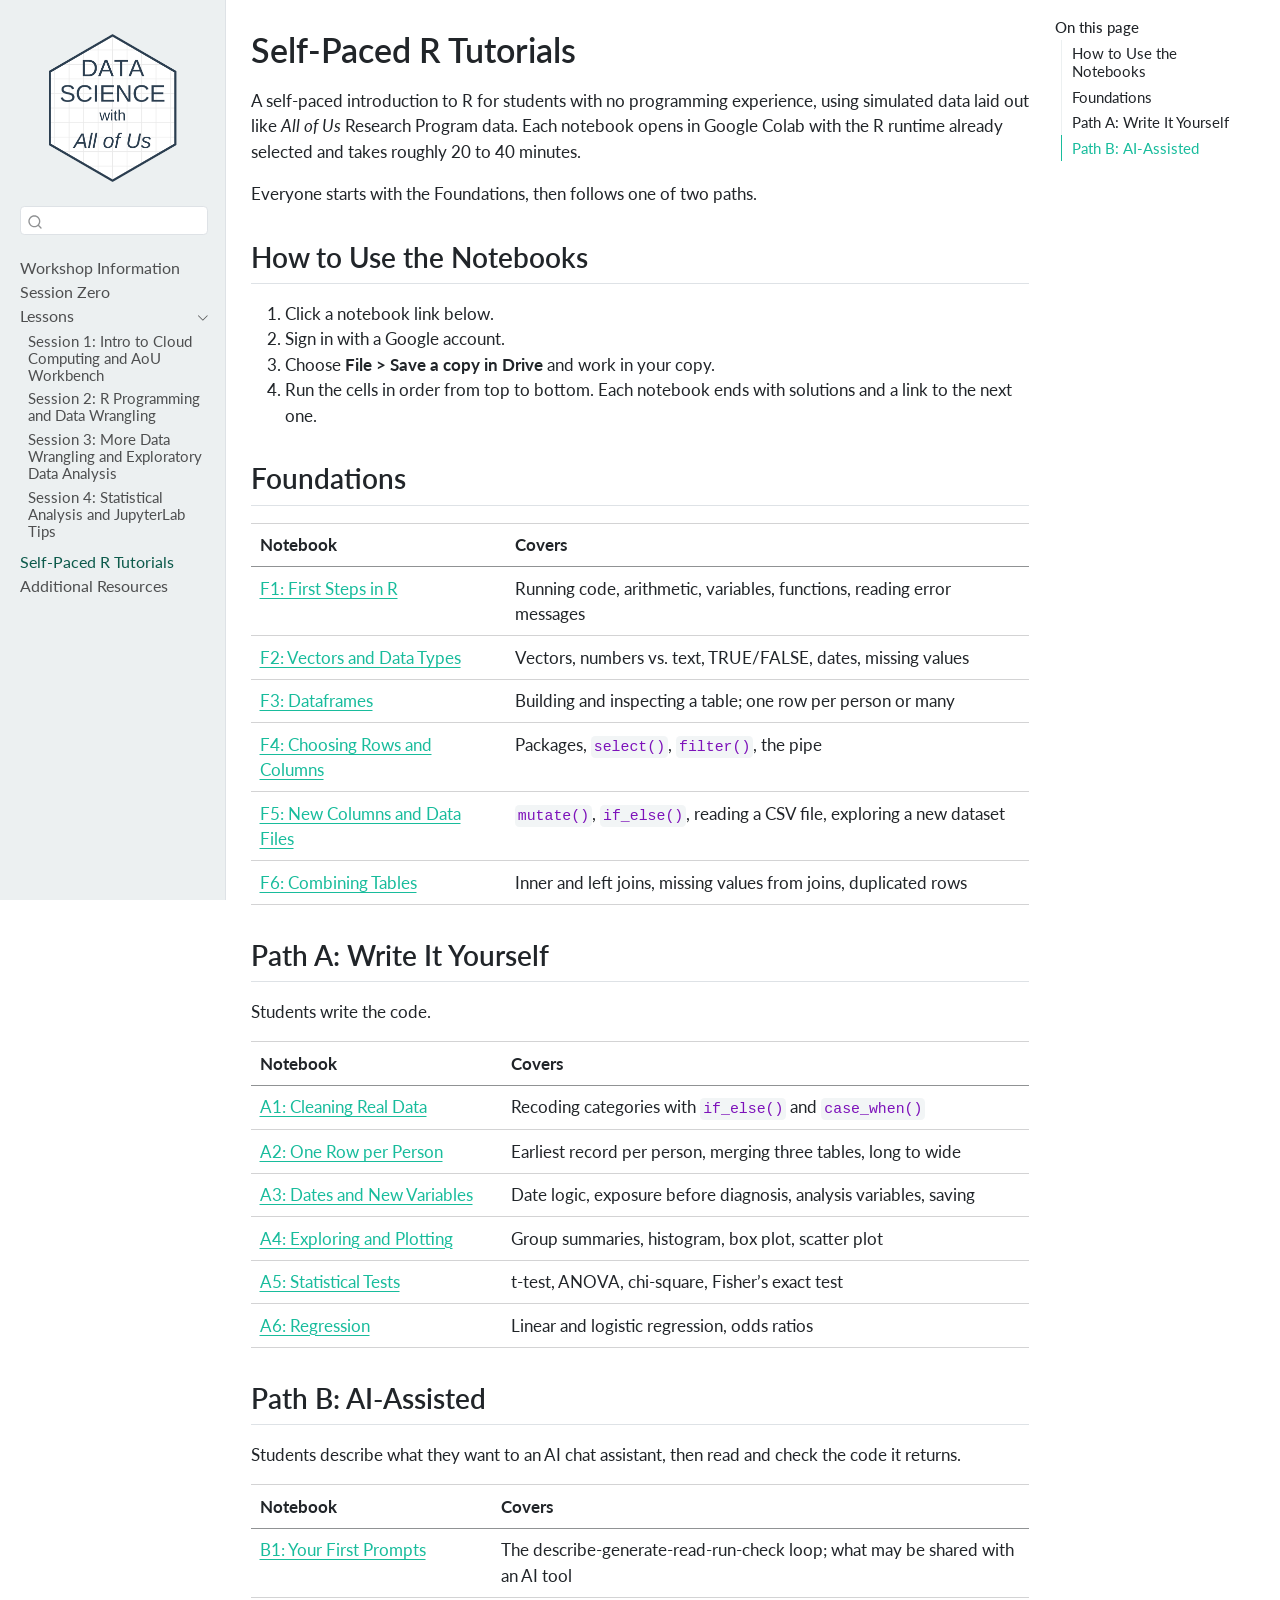
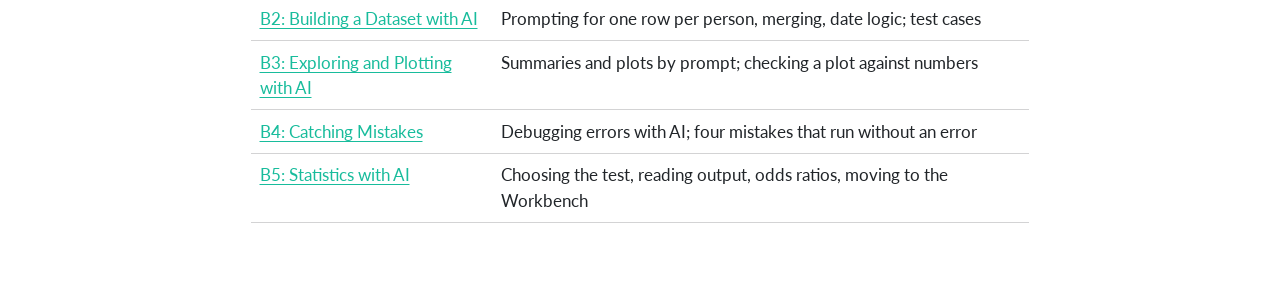
<file: tutorials.html>
<!DOCTYPE html>
<html xmlns="http://www.w3.org/1999/xhtml" lang="en" xml:lang="en"><head>

<meta charset="utf-8">
<meta name="generator" content="quarto-1.8.27">

<meta name="viewport" content="width=device-width, initial-scale=1.0, user-scalable=yes">


<title>Self-Paced R Tutorials – AoU Workshop</title>
<style>
code{white-space: pre-wrap;}
span.smallcaps{font-variant: small-caps;}
div.columns{display: flex; gap: min(4vw, 1.5em);}
div.column{flex: auto; overflow-x: auto;}
div.hanging-indent{margin-left: 1.5em; text-indent: -1.5em;}
ul.task-list{list-style: none;}
ul.task-list li input[type="checkbox"] {
  width: 0.8em;
  margin: 0 0.8em 0.2em -1em; /* quarto-specific, see https://github.com/quarto-dev/quarto-cli/issues/4556 */ 
  vertical-align: middle;
}
</style>


<script src="site_libs/quarto-nav/quarto-nav.js"></script>
<script src="site_libs/quarto-nav/headroom.min.js"></script>
<script src="site_libs/clipboard/clipboard.min.js"></script>
<script src="site_libs/quarto-search/autocomplete.umd.js"></script>
<script src="site_libs/quarto-search/fuse.min.js"></script>
<script src="site_libs/quarto-search/quarto-search.js"></script>
<meta name="quarto:offset" content="./">
<script src="site_libs/quarto-html/quarto.js" type="module"></script>
<script src="site_libs/quarto-html/tabsets/tabsets.js" type="module"></script>
<script src="site_libs/quarto-html/axe/axe-check.js" type="module"></script>
<script src="site_libs/quarto-html/popper.min.js"></script>
<script src="site_libs/quarto-html/tippy.umd.min.js"></script>
<script src="site_libs/quarto-html/anchor.min.js"></script>
<link href="site_libs/quarto-html/tippy.css" rel="stylesheet">
<link href="site_libs/quarto-html/quarto-syntax-highlighting-ed96de9b727972fe78a7b5d16c58bf87.css" rel="stylesheet" id="quarto-text-highlighting-styles">
<script src="site_libs/bootstrap/bootstrap.min.js"></script>
<link href="site_libs/bootstrap/bootstrap-icons.css" rel="stylesheet">
<link href="site_libs/bootstrap/bootstrap-820421534fc26536042fa068055439ec.min.css" rel="stylesheet" append-hash="true" id="quarto-bootstrap" data-mode="light">
<script id="quarto-search-options" type="application/json">{
  "location": "sidebar",
  "copy-button": false,
  "collapse-after": 3,
  "panel-placement": "start",
  "type": "textbox",
  "limit": 50,
  "keyboard-shortcut": [
    "f",
    "/",
    "s"
  ],
  "show-item-context": false,
  "language": {
    "search-no-results-text": "No results",
    "search-matching-documents-text": "matching documents",
    "search-copy-link-title": "Copy link to search",
    "search-hide-matches-text": "Hide additional matches",
    "search-more-match-text": "more match in this document",
    "search-more-matches-text": "more matches in this document",
    "search-clear-button-title": "Clear",
    "search-text-placeholder": "",
    "search-detached-cancel-button-title": "Cancel",
    "search-submit-button-title": "Submit",
    "search-label": "Search"
  }
}</script>


<link rel="stylesheet" href="styles.css">
</head>

<body class="nav-sidebar docked quarto-light">

<div id="quarto-search-results"></div>
  <header id="quarto-header" class="headroom fixed-top">
  <nav class="quarto-secondary-nav">
    <div class="container-fluid d-flex">
      <button type="button" class="quarto-btn-toggle btn" data-bs-toggle="collapse" role="button" data-bs-target=".quarto-sidebar-collapse-item" aria-controls="quarto-sidebar" aria-expanded="false" aria-label="Toggle sidebar navigation" onclick="if (window.quartoToggleHeadroom) { window.quartoToggleHeadroom(); }">
        <i class="bi bi-layout-text-sidebar-reverse"></i>
      </button>
        <nav class="quarto-page-breadcrumbs" aria-label="breadcrumb"><ol class="breadcrumb"><li class="breadcrumb-item"><a href="./tutorials.html">Self-Paced R Tutorials</a></li></ol></nav>
        <a class="flex-grow-1" role="navigation" data-bs-toggle="collapse" data-bs-target=".quarto-sidebar-collapse-item" aria-controls="quarto-sidebar" aria-expanded="false" aria-label="Toggle sidebar navigation" onclick="if (window.quartoToggleHeadroom) { window.quartoToggleHeadroom(); }">      
        </a>
      <button type="button" class="btn quarto-search-button" aria-label="Search" onclick="window.quartoOpenSearch();">
        <i class="bi bi-search"></i>
      </button>
    </div>
  </nav>
</header>
<!-- content -->
<div id="quarto-content" class="quarto-container page-columns page-rows-contents page-layout-article">
<!-- sidebar -->
  <nav id="quarto-sidebar" class="sidebar collapse collapse-horizontal quarto-sidebar-collapse-item sidebar-navigation docked overflow-auto">
    <div class="pt-lg-2 mt-2 text-left sidebar-header">
      <a href="./index.html" class="sidebar-logo-link">
      <img src="./hex-logo.png" alt="" class="sidebar-logo light-content py-0 d-lg-inline d-none">
      <img src="./hex-logo.png" alt="" class="sidebar-logo dark-content py-0 d-lg-inline d-none">
      </a>
      </div>
        <div class="mt-2 flex-shrink-0 align-items-center">
        <div class="sidebar-search">
        <div id="quarto-search" class="" title="Search"></div>
        </div>
        </div>
    <div class="sidebar-menu-container"> 
    <ul class="list-unstyled mt-1">
        <li class="sidebar-item">
  <div class="sidebar-item-container"> 
  <a href="./index.html" class="sidebar-item-text sidebar-link">
 <span class="menu-text">Workshop Information</span></a>
  </div>
</li>
        <li class="sidebar-item">
  <div class="sidebar-item-container"> 
  <a href="./session-0.html" class="sidebar-item-text sidebar-link">
 <span class="menu-text">Session Zero</span></a>
  </div>
</li>
        <li class="sidebar-item sidebar-item-section">
      <div class="sidebar-item-container"> 
            <a class="sidebar-item-text sidebar-link text-start" data-bs-toggle="collapse" data-bs-target="#quarto-sidebar-section-1" role="navigation" aria-expanded="true">
 <span class="menu-text">Lessons</span></a>
          <a class="sidebar-item-toggle text-start" data-bs-toggle="collapse" data-bs-target="#quarto-sidebar-section-1" role="navigation" aria-expanded="true" aria-label="Toggle section">
            <i class="bi bi-chevron-right ms-2"></i>
          </a> 
      </div>
      <ul id="quarto-sidebar-section-1" class="collapse list-unstyled sidebar-section depth1 show">  
          <li class="sidebar-item">
  <div class="sidebar-item-container"> 
  <a href="./session-1.html" class="sidebar-item-text sidebar-link">
 <span class="menu-text">Session 1: Intro to Cloud Computing and AoU Workbench</span></a>
  </div>
</li>
          <li class="sidebar-item">
  <div class="sidebar-item-container"> 
  <a href="./session-2.html" class="sidebar-item-text sidebar-link">
 <span class="menu-text">Session 2: R Programming and Data Wrangling</span></a>
  </div>
</li>
          <li class="sidebar-item">
  <div class="sidebar-item-container"> 
  <a href="./session-3.html" class="sidebar-item-text sidebar-link">
 <span class="menu-text">Session 3: More Data Wrangling and Exploratory Data Analysis</span></a>
  </div>
</li>
          <li class="sidebar-item">
  <div class="sidebar-item-container"> 
  <a href="./session-4.html" class="sidebar-item-text sidebar-link">
 <span class="menu-text">Session 4: Statistical Analysis and JupyterLab Tips</span></a>
  </div>
</li>
      </ul>
  </li>
        <li class="sidebar-item">
  <div class="sidebar-item-container"> 
  <a href="./tutorials.html" class="sidebar-item-text sidebar-link active">
 <span class="menu-text">Self-Paced R Tutorials</span></a>
  </div>
</li>
        <li class="sidebar-item">
  <div class="sidebar-item-container"> 
  <a href="./resources.html" class="sidebar-item-text sidebar-link">
 <span class="menu-text">Additional Resources</span></a>
  </div>
</li>
    </ul>
    </div>
</nav>
<div id="quarto-sidebar-glass" class="quarto-sidebar-collapse-item" data-bs-toggle="collapse" data-bs-target=".quarto-sidebar-collapse-item"></div>
<!-- margin-sidebar -->
    <div id="quarto-margin-sidebar" class="sidebar margin-sidebar">
        <nav id="TOC" role="doc-toc" class="toc-active">
    <h2 id="toc-title">On this page</h2>
   
  <ul>
  <li><a href="#how-to-use-the-notebooks" id="toc-how-to-use-the-notebooks" class="nav-link active" data-scroll-target="#how-to-use-the-notebooks">How to Use the Notebooks</a></li>
  <li><a href="#foundations" id="toc-foundations" class="nav-link" data-scroll-target="#foundations">Foundations</a></li>
  <li><a href="#path-a-write-it-yourself" id="toc-path-a-write-it-yourself" class="nav-link" data-scroll-target="#path-a-write-it-yourself">Path A: Write It Yourself</a></li>
  <li><a href="#path-b-ai-assisted" id="toc-path-b-ai-assisted" class="nav-link" data-scroll-target="#path-b-ai-assisted">Path B: AI-Assisted</a></li>
  </ul>
</nav>
    </div>
<!-- main -->
<main class="content" id="quarto-document-content">

<header id="title-block-header" class="quarto-title-block default">
<div class="quarto-title">
<h1 class="title">Self-Paced R Tutorials</h1>
</div>



<div class="quarto-title-meta">

    
  
    
  </div>
  


</header>


<p>A self-paced introduction to R for students with no programming experience, using simulated data laid out like <em>All of Us</em> Research Program data. Each notebook opens in Google Colab with the R runtime already selected and takes roughly 20 to 40 minutes.</p>
<p>Everyone starts with the Foundations, then follows one of two paths.</p>
<section id="how-to-use-the-notebooks" class="level2">
<h2 class="anchored" data-anchor-id="how-to-use-the-notebooks">How to Use the Notebooks</h2>
<ol type="1">
<li>Click a notebook link below.</li>
<li>Sign in with a Google account.</li>
<li>Choose <strong>File &gt; Save a copy in Drive</strong> and work in your copy.</li>
<li>Run the cells in order from top to bottom. Each notebook ends with solutions and a link to the next one.</li>
</ol>
</section>
<section id="foundations" class="level2">
<h2 class="anchored" data-anchor-id="foundations">Foundations</h2>
<table class="caption-top table">
<thead>
<tr class="header">
<th>Notebook</th>
<th>Covers</th>
</tr>
</thead>
<tbody>
<tr class="odd">
<td><a href="https://colab.research.google.com/github/yesols/aou-workshop/blob/main/notebooks/F1_First_Steps.ipynb">F1: First Steps in R</a></td>
<td>Running code, arithmetic, variables, functions, reading error messages</td>
</tr>
<tr class="even">
<td><a href="https://colab.research.google.com/github/yesols/aou-workshop/blob/main/notebooks/F2_Vectors_and_Data_Types.ipynb">F2: Vectors and Data Types</a></td>
<td>Vectors, numbers vs.&nbsp;text, TRUE/FALSE, dates, missing values</td>
</tr>
<tr class="odd">
<td><a href="https://colab.research.google.com/github/yesols/aou-workshop/blob/main/notebooks/F3_Dataframes.ipynb">F3: Dataframes</a></td>
<td>Building and inspecting a table; one row per person or many</td>
</tr>
<tr class="even">
<td><a href="https://colab.research.google.com/github/yesols/aou-workshop/blob/main/notebooks/F4_Choosing_Rows_and_Columns.ipynb">F4: Choosing Rows and Columns</a></td>
<td>Packages, <code>select()</code>, <code>filter()</code>, the pipe</td>
</tr>
<tr class="odd">
<td><a href="https://colab.research.google.com/github/yesols/aou-workshop/blob/main/notebooks/F5_New_Columns_and_Data_Files.ipynb">F5: New Columns and Data Files</a></td>
<td><code>mutate()</code>, <code>if_else()</code>, reading a CSV file, exploring a new dataset</td>
</tr>
<tr class="even">
<td><a href="https://colab.research.google.com/github/yesols/aou-workshop/blob/main/notebooks/F6_Combining_Tables.ipynb">F6: Combining Tables</a></td>
<td>Inner and left joins, missing values from joins, duplicated rows</td>
</tr>
</tbody>
</table>
</section>
<section id="path-a-write-it-yourself" class="level2">
<h2 class="anchored" data-anchor-id="path-a-write-it-yourself">Path A: Write It Yourself</h2>
<p>Students write the code.</p>
<table class="caption-top table">
<thead>
<tr class="header">
<th>Notebook</th>
<th>Covers</th>
</tr>
</thead>
<tbody>
<tr class="odd">
<td><a href="https://colab.research.google.com/github/yesols/aou-workshop/blob/main/notebooks/A1_Cleaning_Real_Data.ipynb">A1: Cleaning Real Data</a></td>
<td>Recoding categories with <code>if_else()</code> and <code>case_when()</code></td>
</tr>
<tr class="even">
<td><a href="https://colab.research.google.com/github/yesols/aou-workshop/blob/main/notebooks/A2_One_Row_per_Person.ipynb">A2: One Row per Person</a></td>
<td>Earliest record per person, merging three tables, long to wide</td>
</tr>
<tr class="odd">
<td><a href="https://colab.research.google.com/github/yesols/aou-workshop/blob/main/notebooks/A3_Dates_and_New_Variables.ipynb">A3: Dates and New Variables</a></td>
<td>Date logic, exposure before diagnosis, analysis variables, saving</td>
</tr>
<tr class="even">
<td><a href="https://colab.research.google.com/github/yesols/aou-workshop/blob/main/notebooks/A4_Exploring_and_Plotting.ipynb">A4: Exploring and Plotting</a></td>
<td>Group summaries, histogram, box plot, scatter plot</td>
</tr>
<tr class="odd">
<td><a href="https://colab.research.google.com/github/yesols/aou-workshop/blob/main/notebooks/A5_Statistical_Tests.ipynb">A5: Statistical Tests</a></td>
<td>t-test, ANOVA, chi-square, Fisher’s exact test</td>
</tr>
<tr class="even">
<td><a href="https://colab.research.google.com/github/yesols/aou-workshop/blob/main/notebooks/A6_Regression.ipynb">A6: Regression</a></td>
<td>Linear and logistic regression, odds ratios</td>
</tr>
</tbody>
</table>
</section>
<section id="path-b-ai-assisted" class="level2">
<h2 class="anchored" data-anchor-id="path-b-ai-assisted">Path B: AI-Assisted</h2>
<p>Students describe what they want to an AI chat assistant, then read and check the code it returns.</p>
<table class="caption-top table">
<thead>
<tr class="header">
<th>Notebook</th>
<th>Covers</th>
</tr>
</thead>
<tbody>
<tr class="odd">
<td><a href="https://colab.research.google.com/github/yesols/aou-workshop/blob/main/notebooks/B1_First_Prompts.ipynb">B1: Your First Prompts</a></td>
<td>The describe-generate-read-run-check loop; what may be shared with an AI tool</td>
</tr>
<tr class="even">
<td><a href="https://colab.research.google.com/github/yesols/aou-workshop/blob/main/notebooks/B2_Building_a_Dataset_with_AI.ipynb">B2: Building a Dataset with AI</a></td>
<td>Prompting for one row per person, merging, date logic; test cases</td>
</tr>
<tr class="odd">
<td><a href="https://colab.research.google.com/github/yesols/aou-workshop/blob/main/notebooks/B3_Exploring_and_Plotting_with_AI.ipynb">B3: Exploring and Plotting with AI</a></td>
<td>Summaries and plots by prompt; checking a plot against numbers</td>
</tr>
<tr class="even">
<td><a href="https://colab.research.google.com/github/yesols/aou-workshop/blob/main/notebooks/B4_Catching_Mistakes.ipynb">B4: Catching Mistakes</a></td>
<td>Debugging errors with AI; four mistakes that run without an error</td>
</tr>
<tr class="odd">
<td><a href="https://colab.research.google.com/github/yesols/aou-workshop/blob/main/notebooks/B5_Statistics_with_AI.ipynb">B5: Statistics with AI</a></td>
<td>Choosing the test, reading output, odds ratios, moving to the Workbench</td>
</tr>
</tbody>
</table>


</section>

</main> <!-- /main -->
<script id="quarto-html-after-body" type="application/javascript">
  window.document.addEventListener("DOMContentLoaded", function (event) {
    const icon = "";
    const anchorJS = new window.AnchorJS();
    anchorJS.options = {
      placement: 'right',
      icon: icon
    };
    anchorJS.add('.anchored');
    const isCodeAnnotation = (el) => {
      for (const clz of el.classList) {
        if (clz.startsWith('code-annotation-')) {                     
          return true;
        }
      }
      return false;
    }
    const onCopySuccess = function(e) {
      // button target
      const button = e.trigger;
      // don't keep focus
      button.blur();
      // flash "checked"
      button.classList.add('code-copy-button-checked');
      var currentTitle = button.getAttribute("title");
      button.setAttribute("title", "Copied!");
      let tooltip;
      if (window.bootstrap) {
        button.setAttribute("data-bs-toggle", "tooltip");
        button.setAttribute("data-bs-placement", "left");
        button.setAttribute("data-bs-title", "Copied!");
        tooltip = new bootstrap.Tooltip(button, 
          { trigger: "manual", 
            customClass: "code-copy-button-tooltip",
            offset: [0, -8]});
        tooltip.show();    
      }
      setTimeout(function() {
        if (tooltip) {
          tooltip.hide();
          button.removeAttribute("data-bs-title");
          button.removeAttribute("data-bs-toggle");
          button.removeAttribute("data-bs-placement");
        }
        button.setAttribute("title", currentTitle);
        button.classList.remove('code-copy-button-checked');
      }, 1000);
      // clear code selection
      e.clearSelection();
    }
    const getTextToCopy = function(trigger) {
      const outerScaffold = trigger.parentElement.cloneNode(true);
      const codeEl = outerScaffold.querySelector('code');
      for (const childEl of codeEl.children) {
        if (isCodeAnnotation(childEl)) {
          childEl.remove();
        }
      }
      return codeEl.innerText;
    }
    const clipboard = new window.ClipboardJS('.code-copy-button:not([data-in-quarto-modal])', {
      text: getTextToCopy
    });
    clipboard.on('success', onCopySuccess);
    if (window.document.getElementById('quarto-embedded-source-code-modal')) {
      const clipboardModal = new window.ClipboardJS('.code-copy-button[data-in-quarto-modal]', {
        text: getTextToCopy,
        container: window.document.getElementById('quarto-embedded-source-code-modal')
      });
      clipboardModal.on('success', onCopySuccess);
    }
      var localhostRegex = new RegExp(/^(?:http|https):\/\/localhost\:?[0-9]*\//);
      var mailtoRegex = new RegExp(/^mailto:/);
        var filterRegex = new RegExp("https:\/\/yesols\.github\.io\/aou-workshop\/");
      var isInternal = (href) => {
          return filterRegex.test(href) || localhostRegex.test(href) || mailtoRegex.test(href);
      }
      // Inspect non-navigation links and adorn them if external
     var links = window.document.querySelectorAll('a[href]:not(.nav-link):not(.navbar-brand):not(.toc-action):not(.sidebar-link):not(.sidebar-item-toggle):not(.pagination-link):not(.no-external):not([aria-hidden]):not(.dropdown-item):not(.quarto-navigation-tool):not(.about-link)');
      for (var i=0; i<links.length; i++) {
        const link = links[i];
        if (!isInternal(link.href)) {
          // undo the damage that might have been done by quarto-nav.js in the case of
          // links that we want to consider external
          if (link.dataset.originalHref !== undefined) {
            link.href = link.dataset.originalHref;
          }
            // target, if specified
            link.setAttribute("target", "_blank");
            if (link.getAttribute("rel") === null) {
              link.setAttribute("rel", "noopener");
            }
        }
      }
    function tippyHover(el, contentFn, onTriggerFn, onUntriggerFn) {
      const config = {
        allowHTML: true,
        maxWidth: 500,
        delay: 100,
        arrow: false,
        appendTo: function(el) {
            return el.parentElement;
        },
        interactive: true,
        interactiveBorder: 10,
        theme: 'quarto',
        placement: 'bottom-start',
      };
      if (contentFn) {
        config.content = contentFn;
      }
      if (onTriggerFn) {
        config.onTrigger = onTriggerFn;
      }
      if (onUntriggerFn) {
        config.onUntrigger = onUntriggerFn;
      }
      window.tippy(el, config); 
    }
    const noterefs = window.document.querySelectorAll('a[role="doc-noteref"]');
    for (var i=0; i<noterefs.length; i++) {
      const ref = noterefs[i];
      tippyHover(ref, function() {
        // use id or data attribute instead here
        let href = ref.getAttribute('data-footnote-href') || ref.getAttribute('href');
        try { href = new URL(href).hash; } catch {}
        const id = href.replace(/^#\/?/, "");
        const note = window.document.getElementById(id);
        if (note) {
          return note.innerHTML;
        } else {
          return "";
        }
      });
    }
    const xrefs = window.document.querySelectorAll('a.quarto-xref');
    const processXRef = (id, note) => {
      // Strip column container classes
      const stripColumnClz = (el) => {
        el.classList.remove("page-full", "page-columns");
        if (el.children) {
          for (const child of el.children) {
            stripColumnClz(child);
          }
        }
      }
      stripColumnClz(note)
      if (id === null || id.startsWith('sec-')) {
        // Special case sections, only their first couple elements
        const container = document.createElement("div");
        if (note.children && note.children.length > 2) {
          container.appendChild(note.children[0].cloneNode(true));
          for (let i = 1; i < note.children.length; i++) {
            const child = note.children[i];
            if (child.tagName === "P" && child.innerText === "") {
              continue;
            } else {
              container.appendChild(child.cloneNode(true));
              break;
            }
          }
          if (window.Quarto?.typesetMath) {
            window.Quarto.typesetMath(container);
          }
          return container.innerHTML
        } else {
          if (window.Quarto?.typesetMath) {
            window.Quarto.typesetMath(note);
          }
          return note.innerHTML;
        }
      } else {
        // Remove any anchor links if they are present
        const anchorLink = note.querySelector('a.anchorjs-link');
        if (anchorLink) {
          anchorLink.remove();
        }
        if (window.Quarto?.typesetMath) {
          window.Quarto.typesetMath(note);
        }
        if (note.classList.contains("callout")) {
          return note.outerHTML;
        } else {
          return note.innerHTML;
        }
      }
    }
    for (var i=0; i<xrefs.length; i++) {
      const xref = xrefs[i];
      tippyHover(xref, undefined, function(instance) {
        instance.disable();
        let url = xref.getAttribute('href');
        let hash = undefined; 
        if (url.startsWith('#')) {
          hash = url;
        } else {
          try { hash = new URL(url).hash; } catch {}
        }
        if (hash) {
          const id = hash.replace(/^#\/?/, "");
          const note = window.document.getElementById(id);
          if (note !== null) {
            try {
              const html = processXRef(id, note.cloneNode(true));
              instance.setContent(html);
            } finally {
              instance.enable();
              instance.show();
            }
          } else {
            // See if we can fetch this
            fetch(url.split('#')[0])
            .then(res => res.text())
            .then(html => {
              const parser = new DOMParser();
              const htmlDoc = parser.parseFromString(html, "text/html");
              const note = htmlDoc.getElementById(id);
              if (note !== null) {
                const html = processXRef(id, note);
                instance.setContent(html);
              } 
            }).finally(() => {
              instance.enable();
              instance.show();
            });
          }
        } else {
          // See if we can fetch a full url (with no hash to target)
          // This is a special case and we should probably do some content thinning / targeting
          fetch(url)
          .then(res => res.text())
          .then(html => {
            const parser = new DOMParser();
            const htmlDoc = parser.parseFromString(html, "text/html");
            const note = htmlDoc.querySelector('main.content');
            if (note !== null) {
              // This should only happen for chapter cross references
              // (since there is no id in the URL)
              // remove the first header
              if (note.children.length > 0 && note.children[0].tagName === "HEADER") {
                note.children[0].remove();
              }
              const html = processXRef(null, note);
              instance.setContent(html);
            } 
          }).finally(() => {
            instance.enable();
            instance.show();
          });
        }
      }, function(instance) {
      });
    }
        let selectedAnnoteEl;
        const selectorForAnnotation = ( cell, annotation) => {
          let cellAttr = 'data-code-cell="' + cell + '"';
          let lineAttr = 'data-code-annotation="' +  annotation + '"';
          const selector = 'span[' + cellAttr + '][' + lineAttr + ']';
          return selector;
        }
        const selectCodeLines = (annoteEl) => {
          const doc = window.document;
          const targetCell = annoteEl.getAttribute("data-target-cell");
          const targetAnnotation = annoteEl.getAttribute("data-target-annotation");
          const annoteSpan = window.document.querySelector(selectorForAnnotation(targetCell, targetAnnotation));
          const lines = annoteSpan.getAttribute("data-code-lines").split(",");
          const lineIds = lines.map((line) => {
            return targetCell + "-" + line;
          })
          let top = null;
          let height = null;
          let parent = null;
          if (lineIds.length > 0) {
              //compute the position of the single el (top and bottom and make a div)
              const el = window.document.getElementById(lineIds[0]);
              top = el.offsetTop;
              height = el.offsetHeight;
              parent = el.parentElement.parentElement;
            if (lineIds.length > 1) {
              const lastEl = window.document.getElementById(lineIds[lineIds.length - 1]);
              const bottom = lastEl.offsetTop + lastEl.offsetHeight;
              height = bottom - top;
            }
            if (top !== null && height !== null && parent !== null) {
              // cook up a div (if necessary) and position it 
              let div = window.document.getElementById("code-annotation-line-highlight");
              if (div === null) {
                div = window.document.createElement("div");
                div.setAttribute("id", "code-annotation-line-highlight");
                div.style.position = 'absolute';
                parent.appendChild(div);
              }
              div.style.top = top - 2 + "px";
              div.style.height = height + 4 + "px";
              div.style.left = 0;
              let gutterDiv = window.document.getElementById("code-annotation-line-highlight-gutter");
              if (gutterDiv === null) {
                gutterDiv = window.document.createElement("div");
                gutterDiv.setAttribute("id", "code-annotation-line-highlight-gutter");
                gutterDiv.style.position = 'absolute';
                const codeCell = window.document.getElementById(targetCell);
                const gutter = codeCell.querySelector('.code-annotation-gutter');
                gutter.appendChild(gutterDiv);
              }
              gutterDiv.style.top = top - 2 + "px";
              gutterDiv.style.height = height + 4 + "px";
            }
            selectedAnnoteEl = annoteEl;
          }
        };
        const unselectCodeLines = () => {
          const elementsIds = ["code-annotation-line-highlight", "code-annotation-line-highlight-gutter"];
          elementsIds.forEach((elId) => {
            const div = window.document.getElementById(elId);
            if (div) {
              div.remove();
            }
          });
          selectedAnnoteEl = undefined;
        };
          // Handle positioning of the toggle
      window.addEventListener(
        "resize",
        throttle(() => {
          elRect = undefined;
          if (selectedAnnoteEl) {
            selectCodeLines(selectedAnnoteEl);
          }
        }, 10)
      );
      function throttle(fn, ms) {
      let throttle = false;
      let timer;
        return (...args) => {
          if(!throttle) { // first call gets through
              fn.apply(this, args);
              throttle = true;
          } else { // all the others get throttled
              if(timer) clearTimeout(timer); // cancel #2
              timer = setTimeout(() => {
                fn.apply(this, args);
                timer = throttle = false;
              }, ms);
          }
        };
      }
        // Attach click handler to the DT
        const annoteDls = window.document.querySelectorAll('dt[data-target-cell]');
        for (const annoteDlNode of annoteDls) {
          annoteDlNode.addEventListener('click', (event) => {
            const clickedEl = event.target;
            if (clickedEl !== selectedAnnoteEl) {
              unselectCodeLines();
              const activeEl = window.document.querySelector('dt[data-target-cell].code-annotation-active');
              if (activeEl) {
                activeEl.classList.remove('code-annotation-active');
              }
              selectCodeLines(clickedEl);
              clickedEl.classList.add('code-annotation-active');
            } else {
              // Unselect the line
              unselectCodeLines();
              clickedEl.classList.remove('code-annotation-active');
            }
          });
        }
    const findCites = (el) => {
      const parentEl = el.parentElement;
      if (parentEl) {
        const cites = parentEl.dataset.cites;
        if (cites) {
          return {
            el,
            cites: cites.split(' ')
          };
        } else {
          return findCites(el.parentElement)
        }
      } else {
        return undefined;
      }
    };
    var bibliorefs = window.document.querySelectorAll('a[role="doc-biblioref"]');
    for (var i=0; i<bibliorefs.length; i++) {
      const ref = bibliorefs[i];
      const citeInfo = findCites(ref);
      if (citeInfo) {
        tippyHover(citeInfo.el, function() {
          var popup = window.document.createElement('div');
          citeInfo.cites.forEach(function(cite) {
            var citeDiv = window.document.createElement('div');
            citeDiv.classList.add('hanging-indent');
            citeDiv.classList.add('csl-entry');
            var biblioDiv = window.document.getElementById('ref-' + cite);
            if (biblioDiv) {
              citeDiv.innerHTML = biblioDiv.innerHTML;
            }
            popup.appendChild(citeDiv);
          });
          return popup.innerHTML;
        });
      }
    }
  });
  </script>
</div> <!-- /content -->




</body></html>
</file>
<file: site_libs/quarto-html/tippy.css>
.tippy-box[data-animation=fade][data-state=hidden]{opacity:0}[data-tippy-root]{max-width:calc(100vw - 10px)}.tippy-box{position:relative;background-color:#333;color:#fff;border-radius:4px;font-size:14px;line-height:1.4;white-space:normal;outline:0;transition-property:transform,visibility,opacity}.tippy-box[data-placement^=top]>.tippy-arrow{bottom:0}.tippy-box[data-placement^=top]>.tippy-arrow:before{bottom:-7px;left:0;border-width:8px 8px 0;border-top-color:initial;transform-origin:center top}.tippy-box[data-placement^=bottom]>.tippy-arrow{top:0}.tippy-box[data-placement^=bottom]>.tippy-arrow:before{top:-7px;left:0;border-width:0 8px 8px;border-bottom-color:initial;transform-origin:center bottom}.tippy-box[data-placement^=left]>.tippy-arrow{right:0}.tippy-box[data-placement^=left]>.tippy-arrow:before{border-width:8px 0 8px 8px;border-left-color:initial;right:-7px;transform-origin:center left}.tippy-box[data-placement^=right]>.tippy-arrow{left:0}.tippy-box[data-placement^=right]>.tippy-arrow:before{left:-7px;border-width:8px 8px 8px 0;border-right-color:initial;transform-origin:center right}.tippy-box[data-inertia][data-state=visible]{transition-timing-function:cubic-bezier(.54,1.5,.38,1.11)}.tippy-arrow{width:16px;height:16px;color:#333}.tippy-arrow:before{content:"";position:absolute;border-color:transparent;border-style:solid}.tippy-content{position:relative;padding:5px 9px;z-index:1}
</file>
<file: site_libs/quarto-html/quarto-syntax-highlighting-ed96de9b727972fe78a7b5d16c58bf87.css>
/* quarto syntax highlight colors */
:root {
  --quarto-hl-ot-color: #003B4F;
  --quarto-hl-at-color: #657422;
  --quarto-hl-ss-color: #20794D;
  --quarto-hl-an-color: #5E5E5E;
  --quarto-hl-fu-color: #4758AB;
  --quarto-hl-st-color: #20794D;
  --quarto-hl-cf-color: #003B4F;
  --quarto-hl-op-color: #5E5E5E;
  --quarto-hl-er-color: #AD0000;
  --quarto-hl-bn-color: #AD0000;
  --quarto-hl-al-color: #AD0000;
  --quarto-hl-va-color: #111111;
  --quarto-hl-bu-color: inherit;
  --quarto-hl-ex-color: inherit;
  --quarto-hl-pp-color: #AD0000;
  --quarto-hl-in-color: #5E5E5E;
  --quarto-hl-vs-color: #20794D;
  --quarto-hl-wa-color: #5E5E5E;
  --quarto-hl-do-color: #5E5E5E;
  --quarto-hl-im-color: #00769E;
  --quarto-hl-ch-color: #20794D;
  --quarto-hl-dt-color: #AD0000;
  --quarto-hl-fl-color: #AD0000;
  --quarto-hl-co-color: #5E5E5E;
  --quarto-hl-cv-color: #5E5E5E;
  --quarto-hl-cn-color: #8f5902;
  --quarto-hl-sc-color: #5E5E5E;
  --quarto-hl-dv-color: #AD0000;
  --quarto-hl-kw-color: #003B4F;
}

/* other quarto variables */
:root {
  --quarto-font-monospace: SFMono-Regular, Menlo, Monaco, Consolas, "Liberation Mono", "Courier New", monospace;
}

/* syntax highlight based on Pandoc's rules */
pre > code.sourceCode > span {
  color: #003B4F;
}

code.sourceCode > span {
  color: #003B4F;
}

div.sourceCode,
div.sourceCode pre.sourceCode {
  color: #003B4F;
}

/* Normal */
code span {
  color: #003B4F;
}

/* Alert */
code span.al {
  color: #AD0000;
  font-style: inherit;
}

/* Annotation */
code span.an {
  color: #5E5E5E;
  font-style: inherit;
}

/* Attribute */
code span.at {
  color: #657422;
  font-style: inherit;
}

/* BaseN */
code span.bn {
  color: #AD0000;
  font-style: inherit;
}

/* BuiltIn */
code span.bu {
  font-style: inherit;
}

/* ControlFlow */
code span.cf {
  color: #003B4F;
  font-weight: bold;
  font-style: inherit;
}

/* Char */
code span.ch {
  color: #20794D;
  font-style: inherit;
}

/* Constant */
code span.cn {
  color: #8f5902;
  font-style: inherit;
}

/* Comment */
code span.co {
  color: #5E5E5E;
  font-style: inherit;
}

/* CommentVar */
code span.cv {
  color: #5E5E5E;
  font-style: italic;
}

/* Documentation */
code span.do {
  color: #5E5E5E;
  font-style: italic;
}

/* DataType */
code span.dt {
  color: #AD0000;
  font-style: inherit;
}

/* DecVal */
code span.dv {
  color: #AD0000;
  font-style: inherit;
}

/* Error */
code span.er {
  color: #AD0000;
  font-style: inherit;
}

/* Extension */
code span.ex {
  font-style: inherit;
}

/* Float */
code span.fl {
  color: #AD0000;
  font-style: inherit;
}

/* Function */
code span.fu {
  color: #4758AB;
  font-style: inherit;
}

/* Import */
code span.im {
  color: #00769E;
  font-style: inherit;
}

/* Information */
code span.in {
  color: #5E5E5E;
  font-style: inherit;
}

/* Keyword */
code span.kw {
  color: #003B4F;
  font-weight: bold;
  font-style: inherit;
}

/* Operator */
code span.op {
  color: #5E5E5E;
  font-style: inherit;
}

/* Other */
code span.ot {
  color: #003B4F;
  font-style: inherit;
}

/* Preprocessor */
code span.pp {
  color: #AD0000;
  font-style: inherit;
}

/* SpecialChar */
code span.sc {
  color: #5E5E5E;
  font-style: inherit;
}

/* SpecialString */
code span.ss {
  color: #20794D;
  font-style: inherit;
}

/* String */
code span.st {
  color: #20794D;
  font-style: inherit;
}

/* Variable */
code span.va {
  color: #111111;
  font-style: inherit;
}

/* VerbatimString */
code span.vs {
  color: #20794D;
  font-style: inherit;
}

/* Warning */
code span.wa {
  color: #5E5E5E;
  font-style: italic;
}

.prevent-inlining {
  content: "</";
}

/*# sourceMappingURL=0920dd6d7437995b8cdf7429764427b1.css.map */
</file>
<file: styles.css>
/* css styles */

/* 1. Override Quarto's default left-alignment on the header */
.sidebar-header {
  text-align: center !important;
}

/* 2. Force the logo container and link to center their contents */
.sidebar-logo-container,
.sidebar-logo-link {
  display: flex !important;
  justify-content: center !important;
  width: 100% !important;
}

/* 3. Restrict the size of the image itself */
img.sidebar-logo {
  max-width: 130px !important;
  margin: 0 auto !important;
}

.image-attribution {
    font-size: 10px;       /* Adjust size as needed */
    color: #808080;        /* Standard gray hex code */
    text-align: right;     /* Aligns text to the right */
    display: block;        /* Ensures the element takes up the full width for alignment */
    margin-top: 5px;       /* Adds a small gap below the image */
}


/* Target the standard output blocks */
.cell-output-stdout pre {
  color: #495057; 
  background-color: #f8f9fa; 
  border-left: 3px solid #18bc9c; 
}

/* Target error messages */
.cell-output-error pre {
  color: #e74c3c; 
}
</file>
